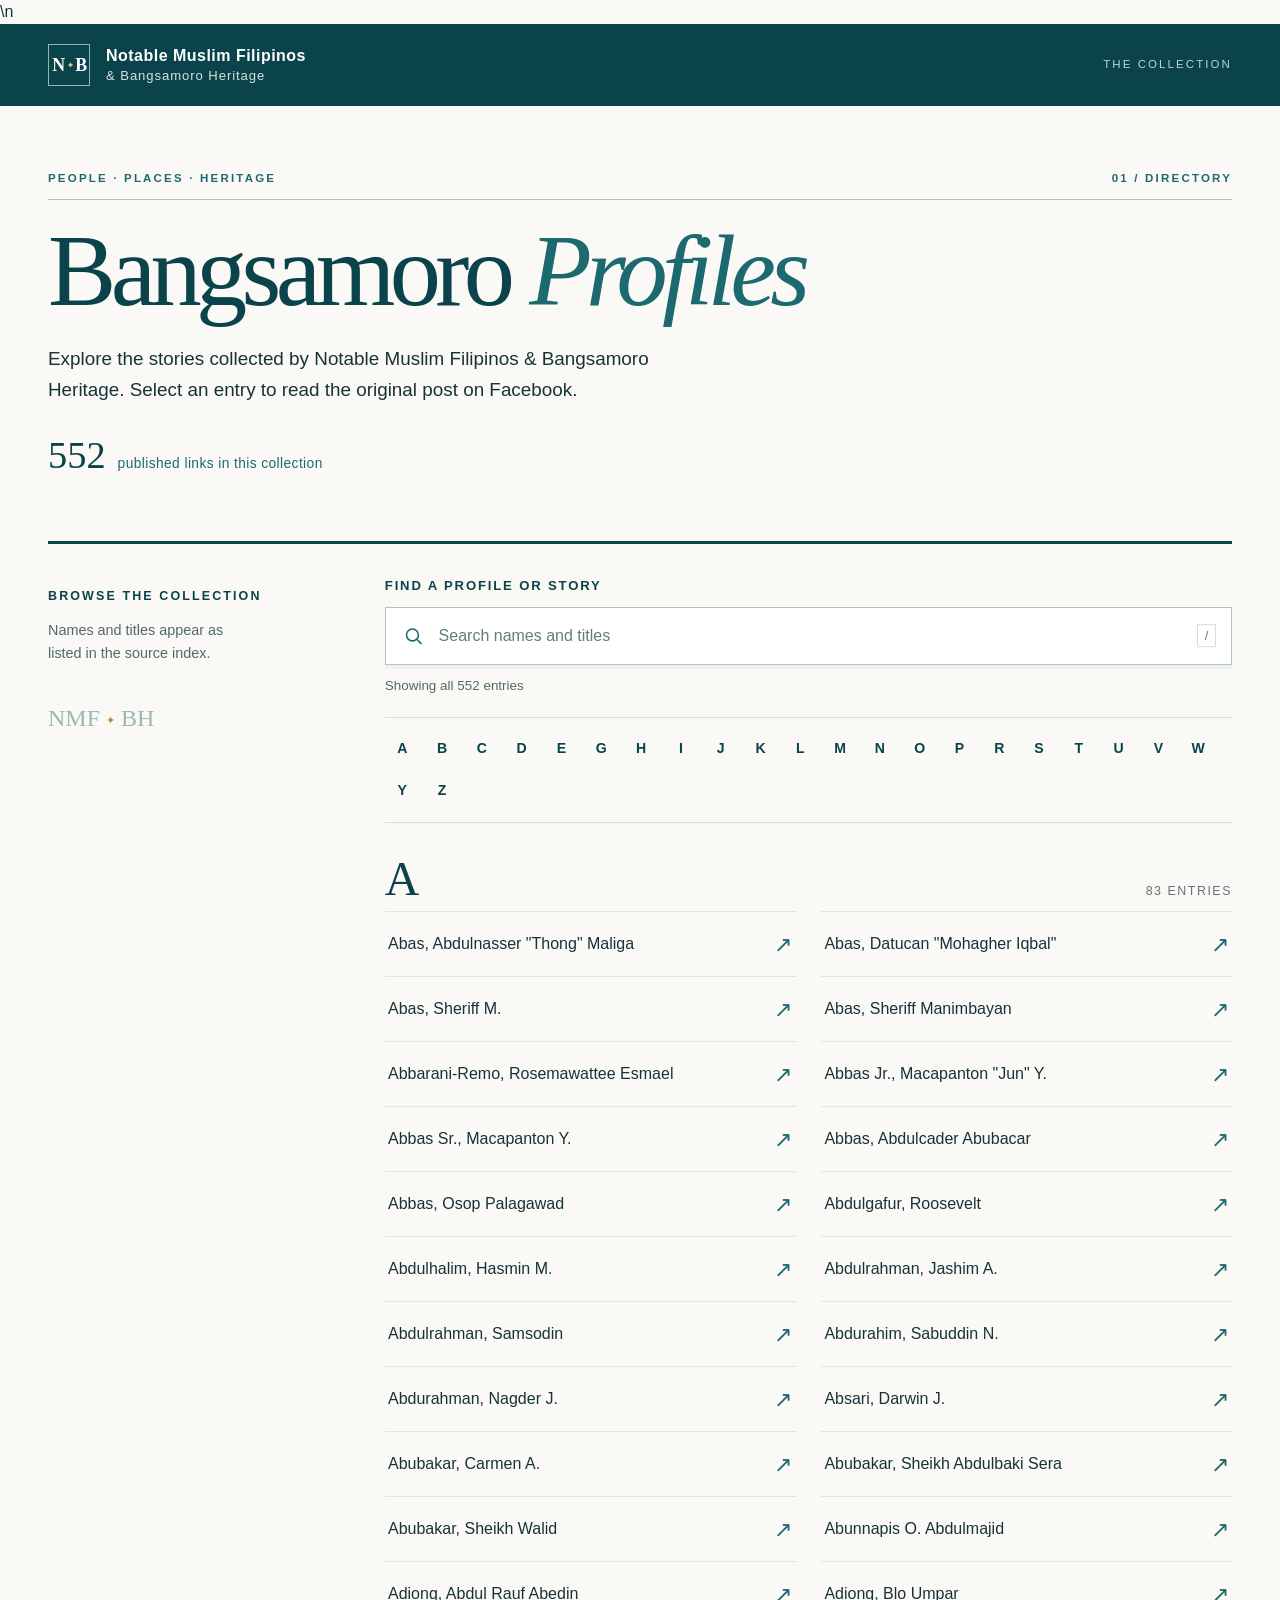
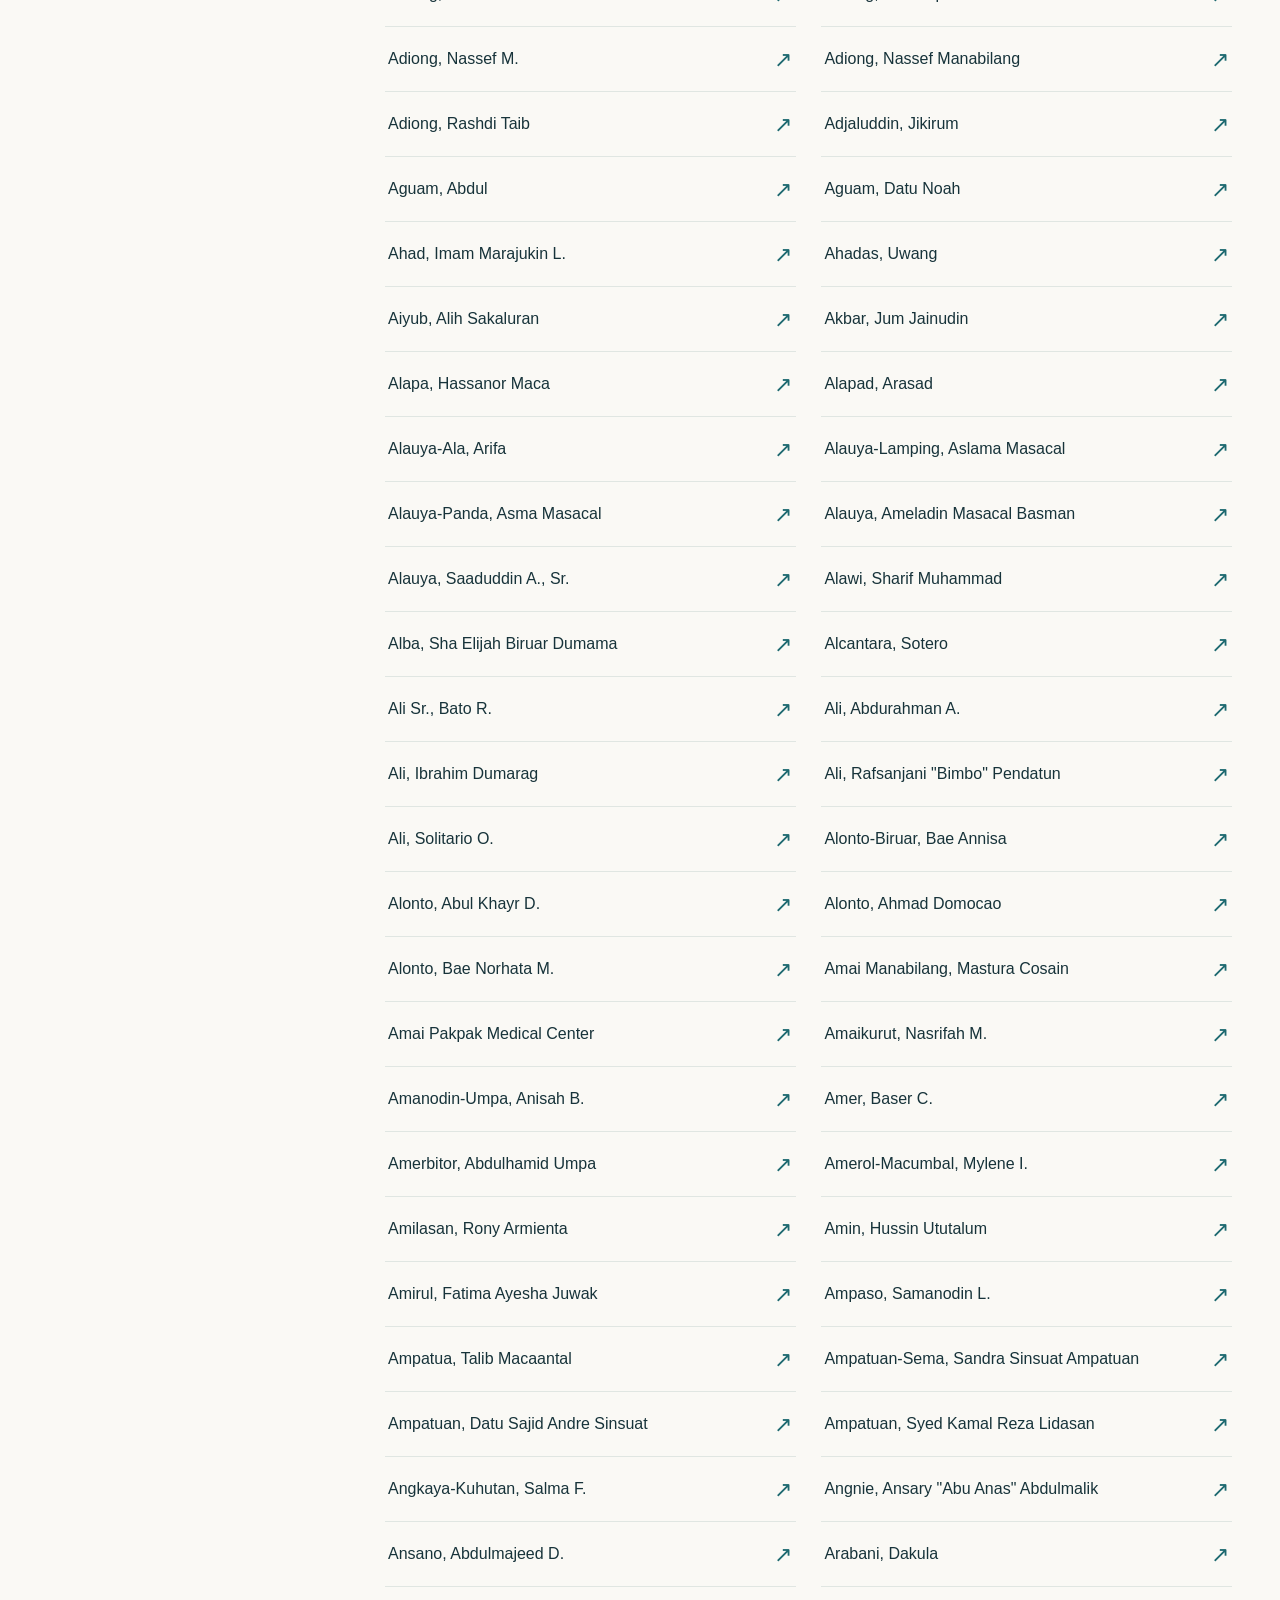
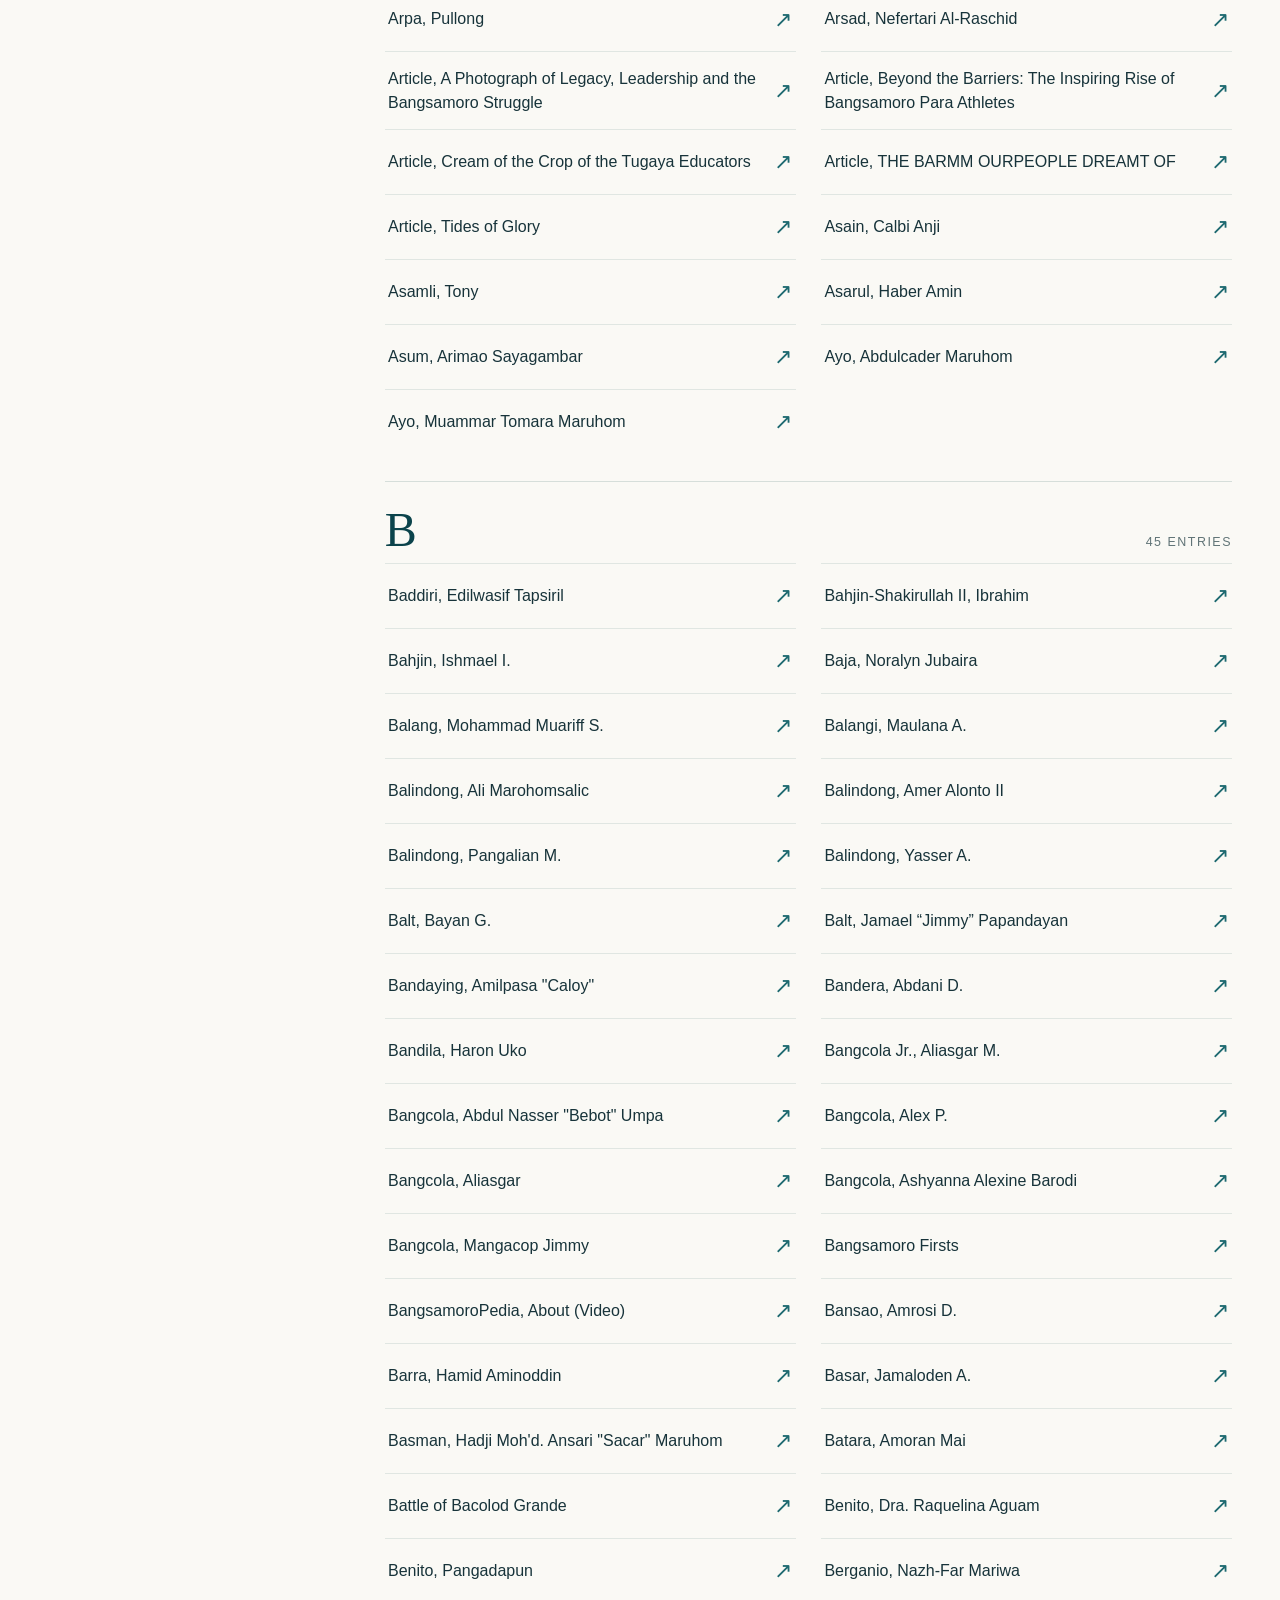
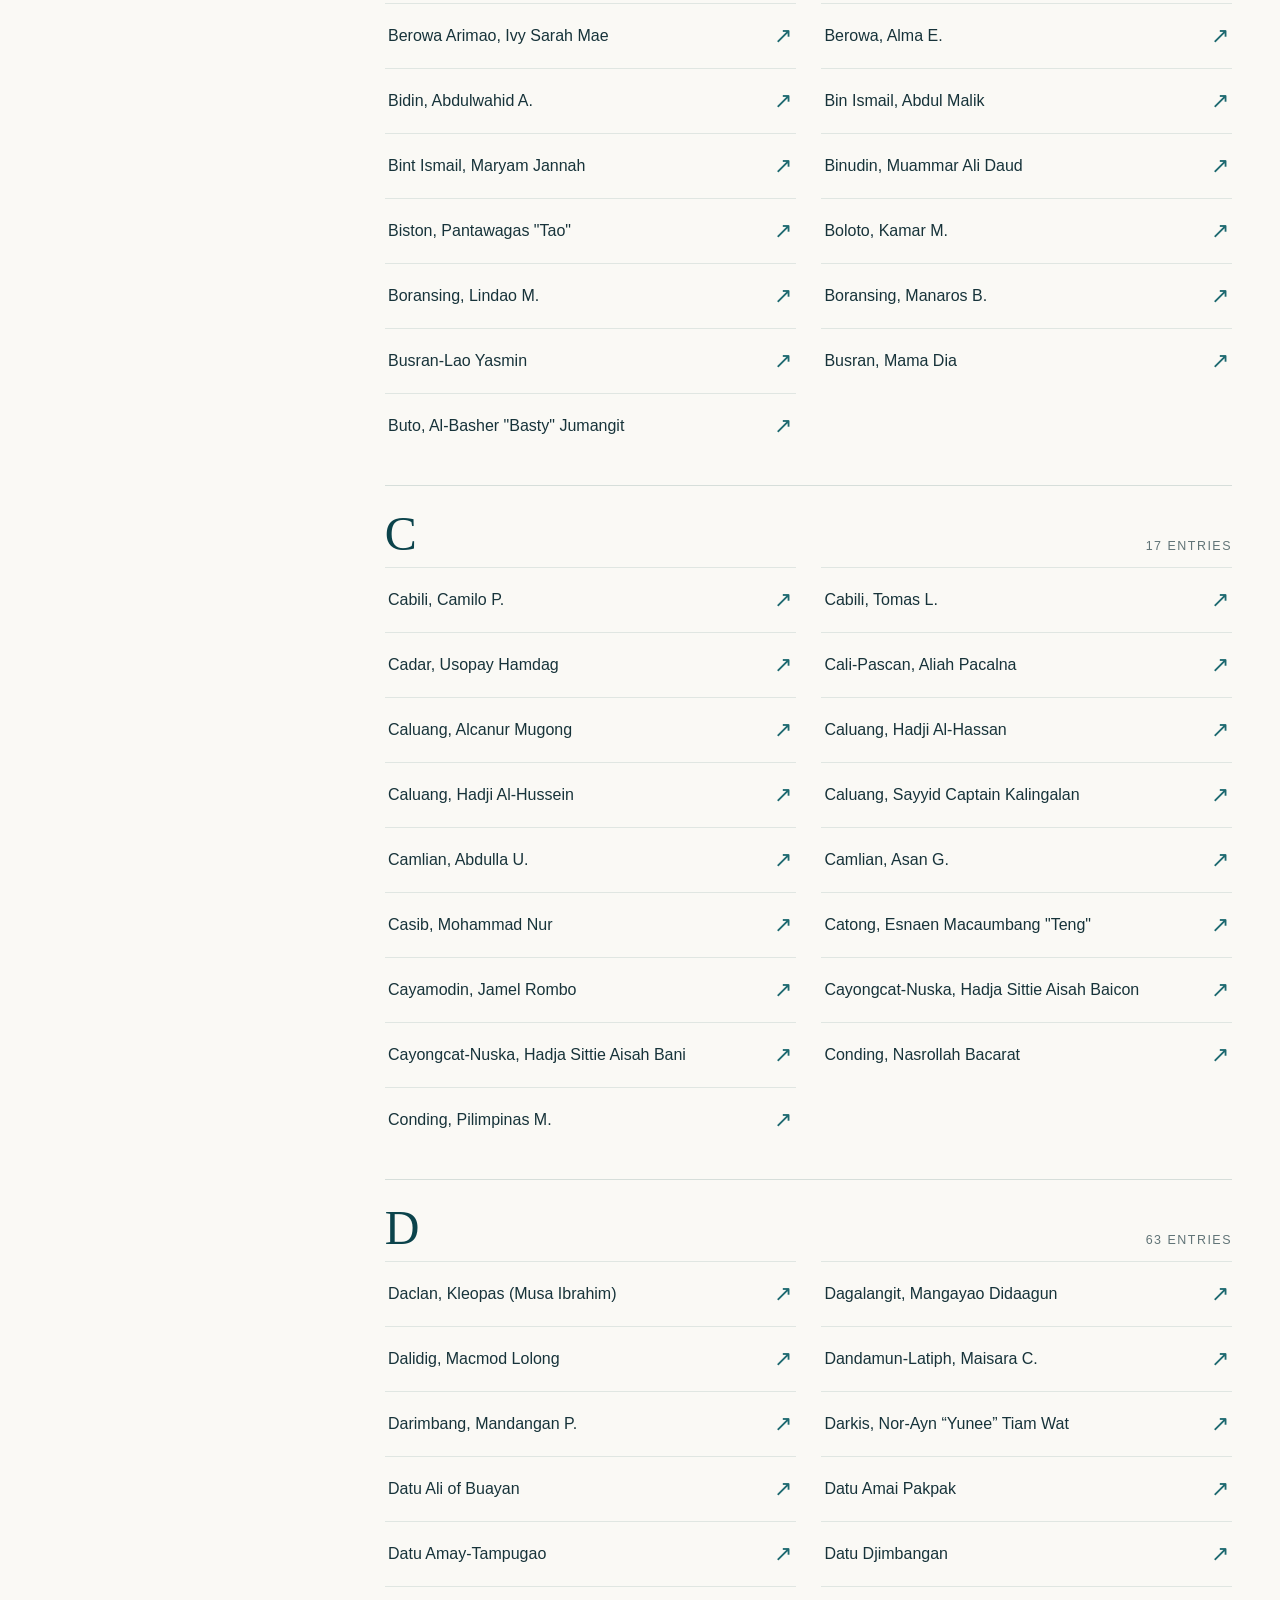
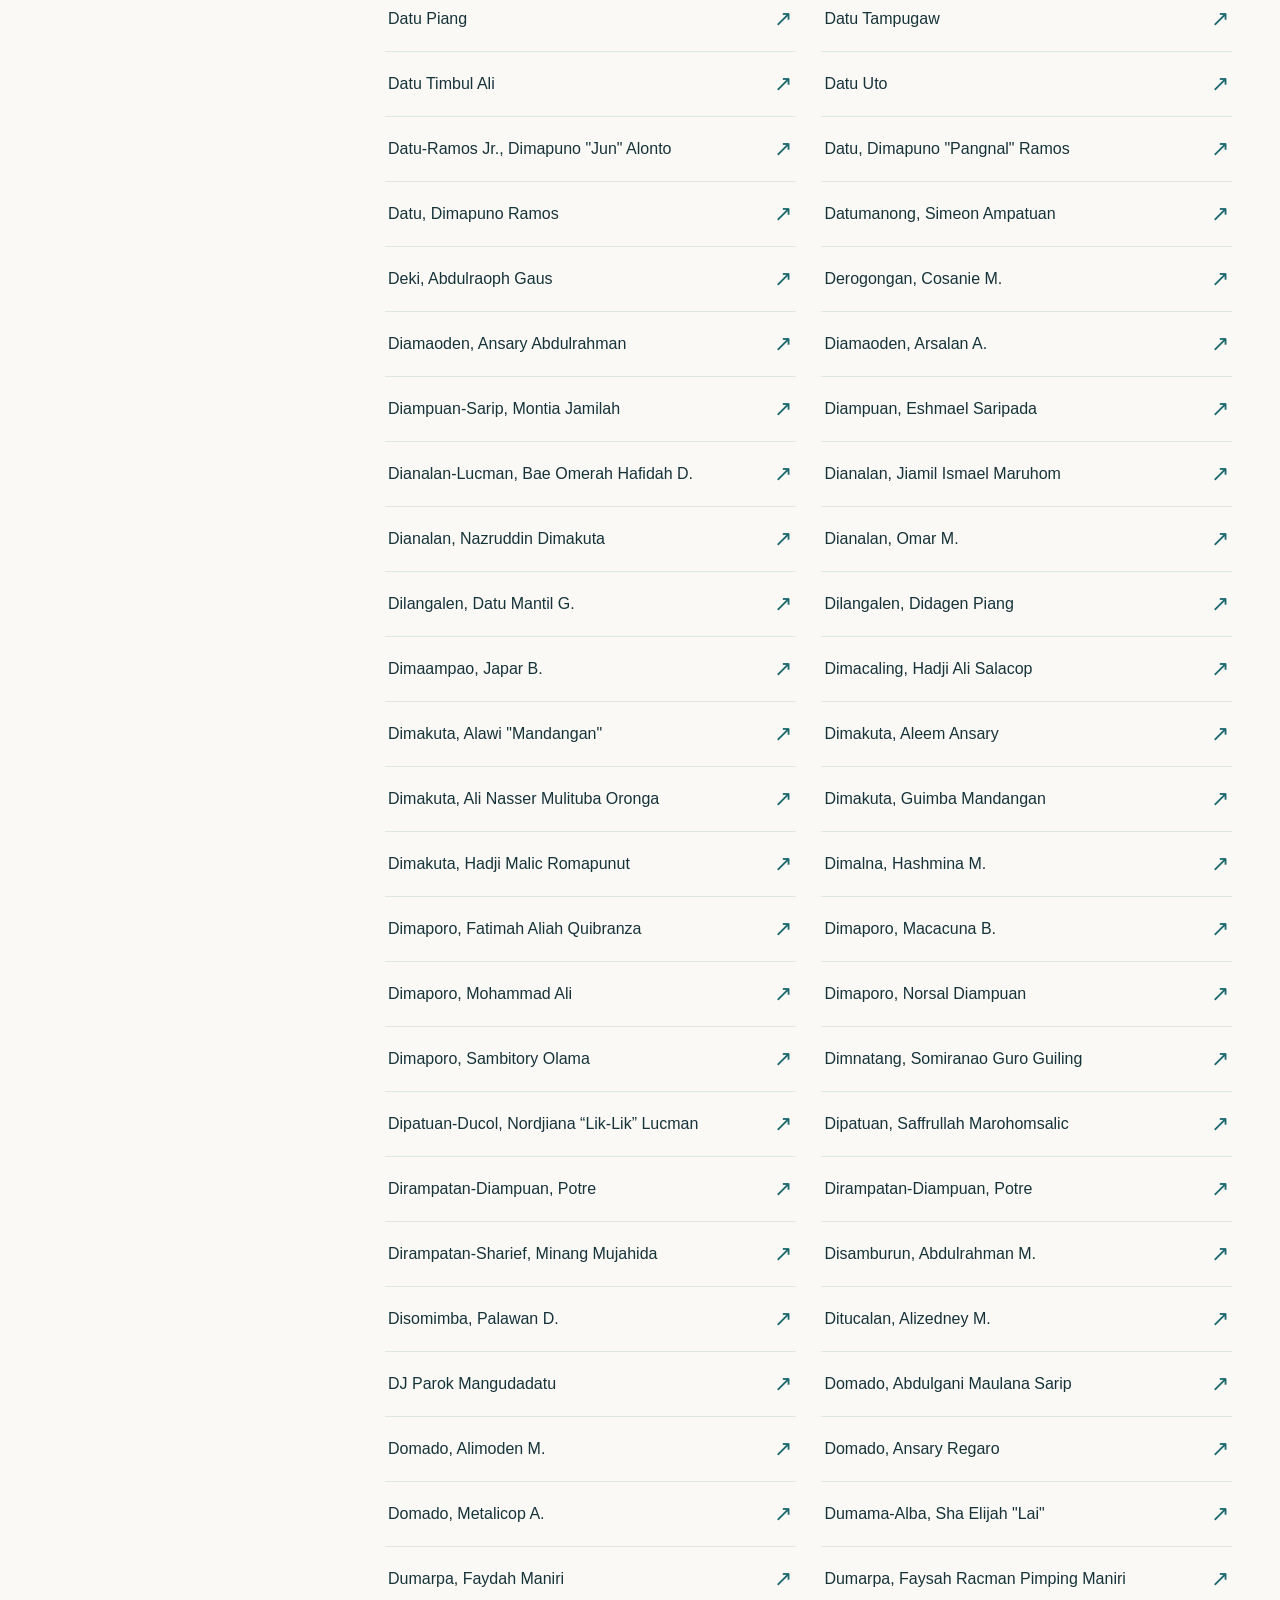
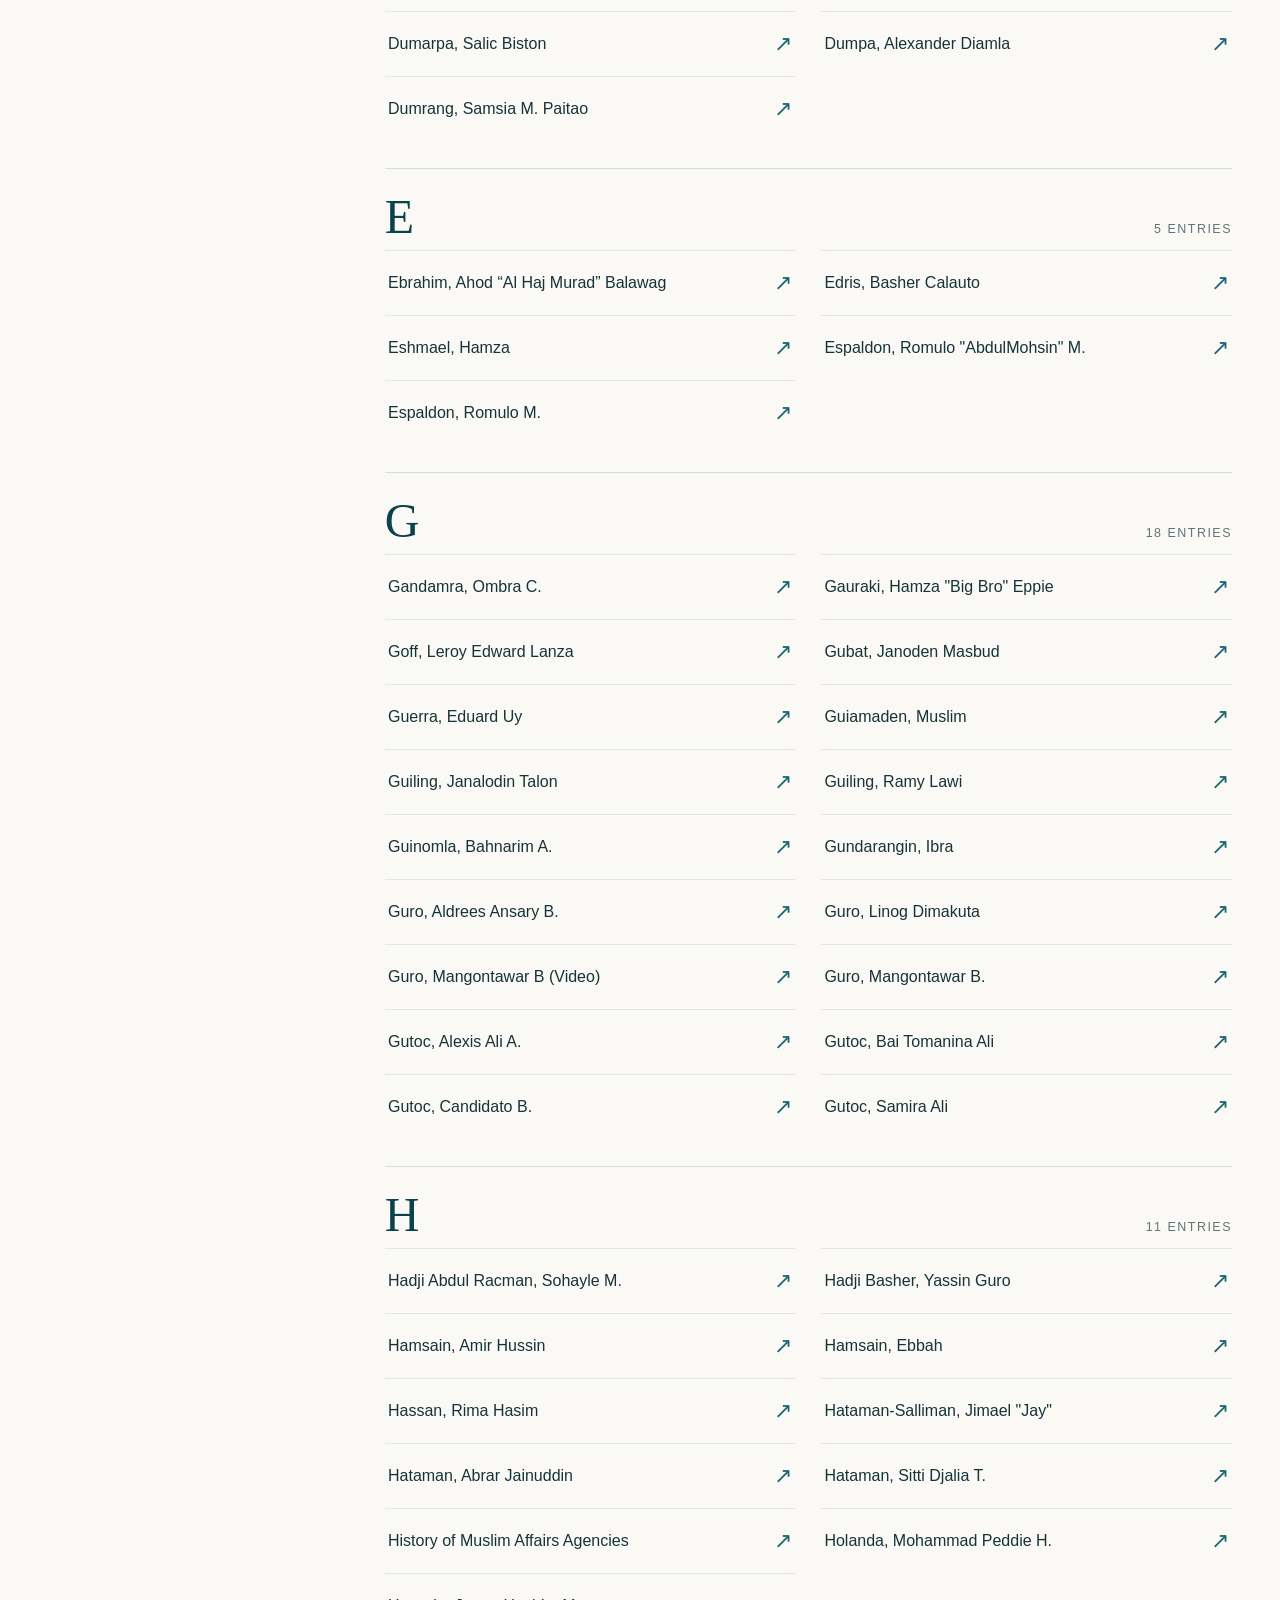
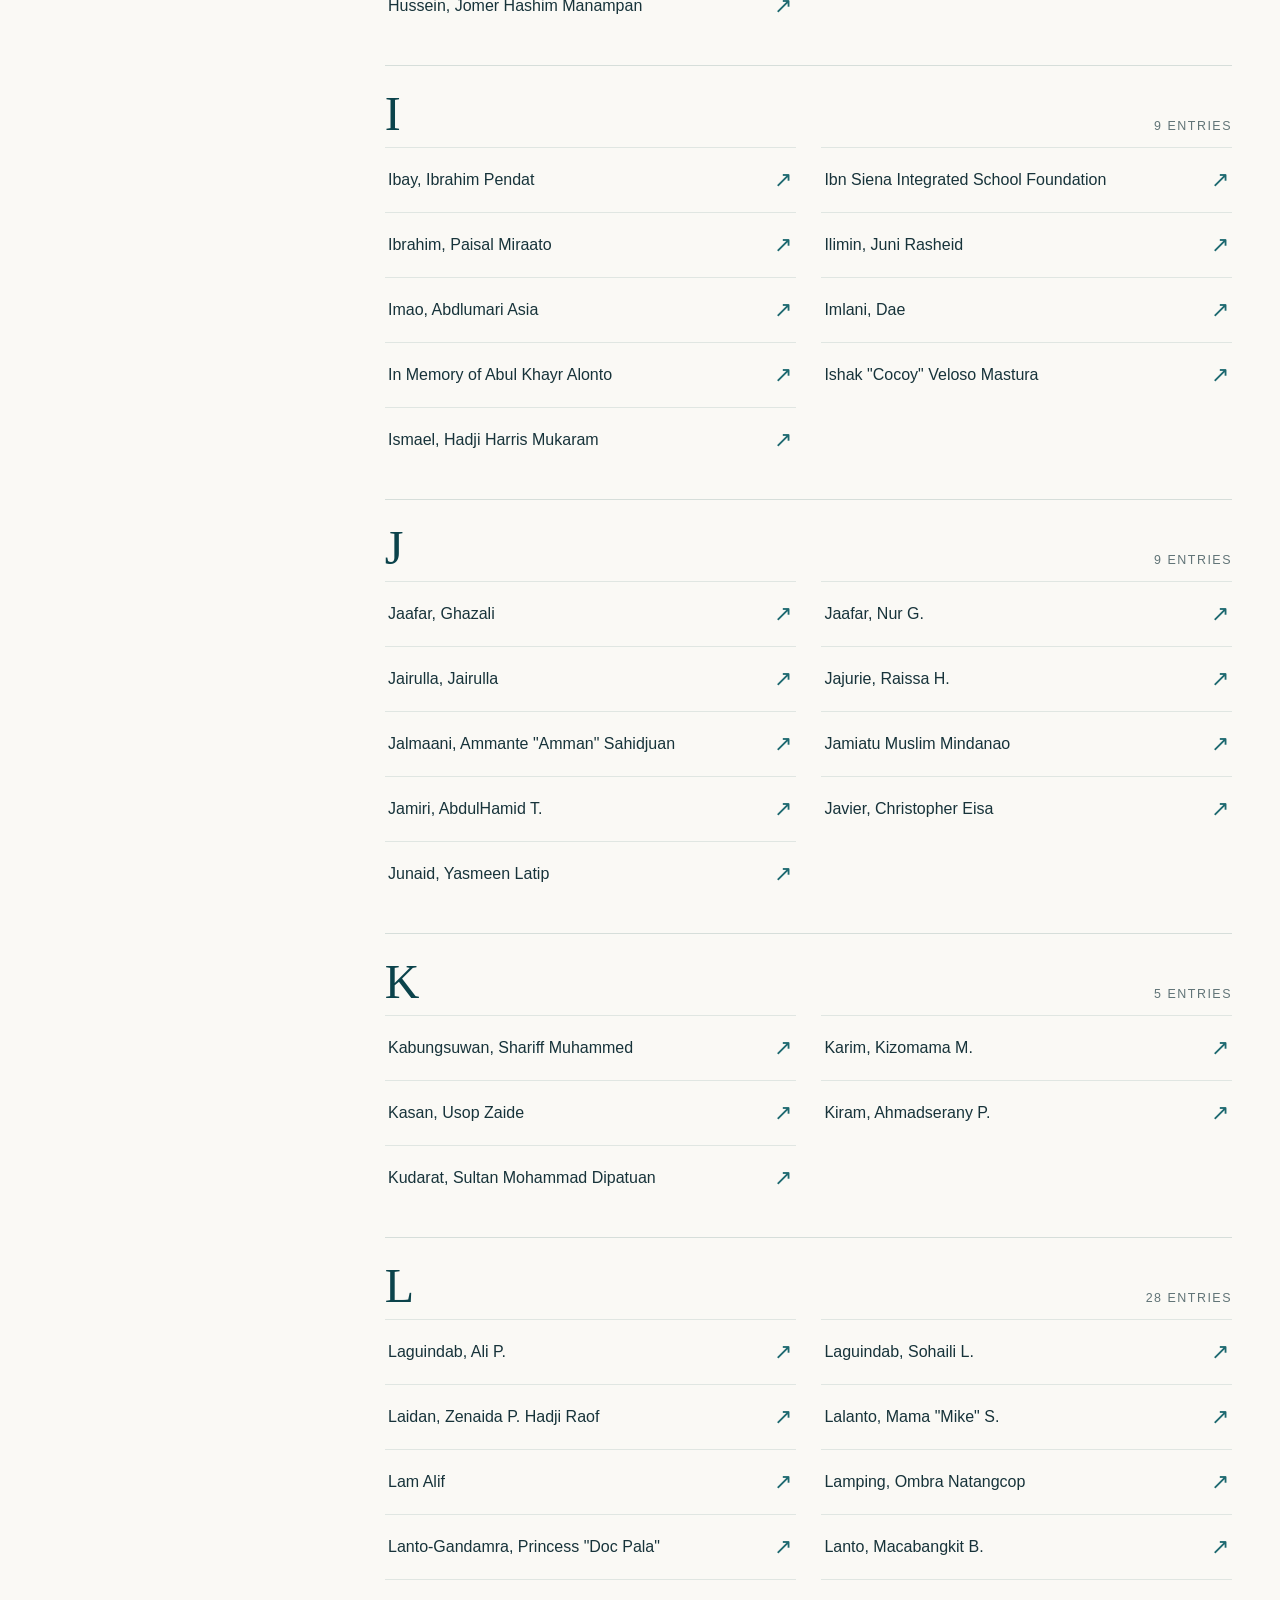
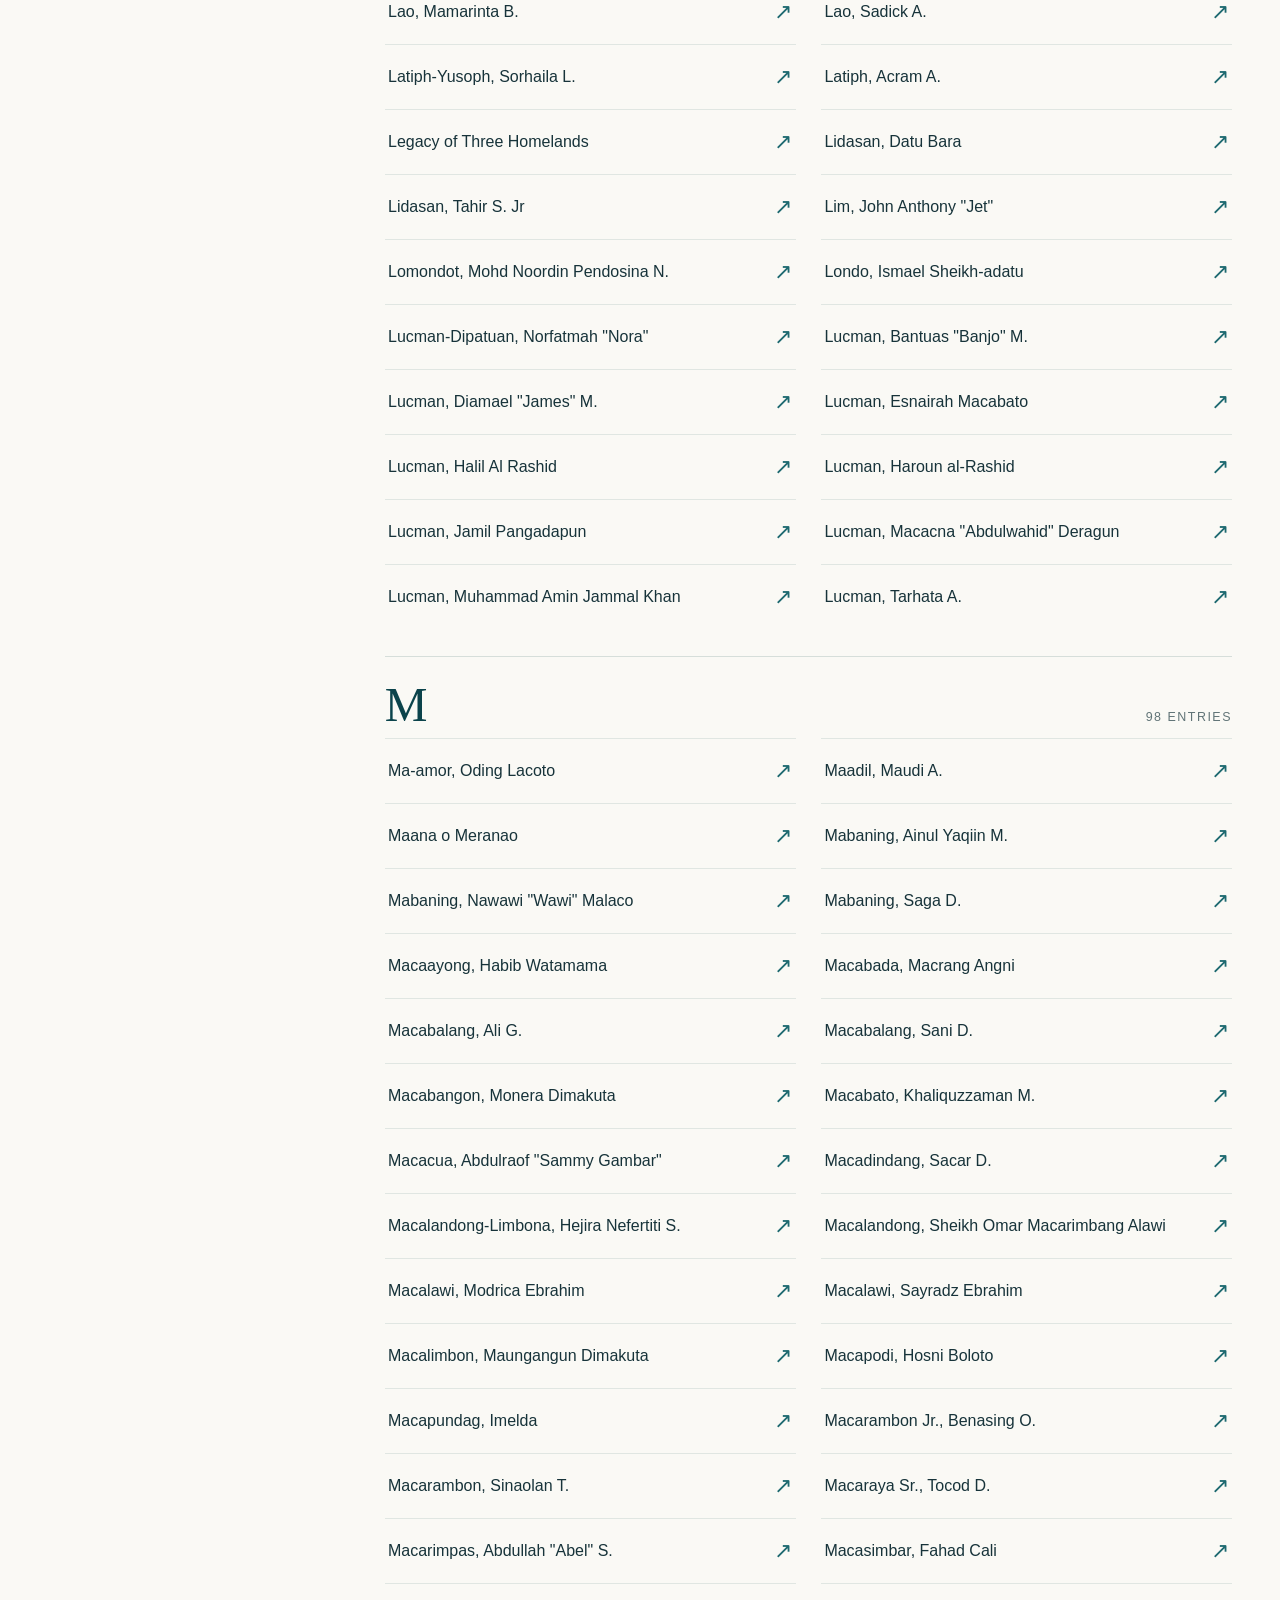
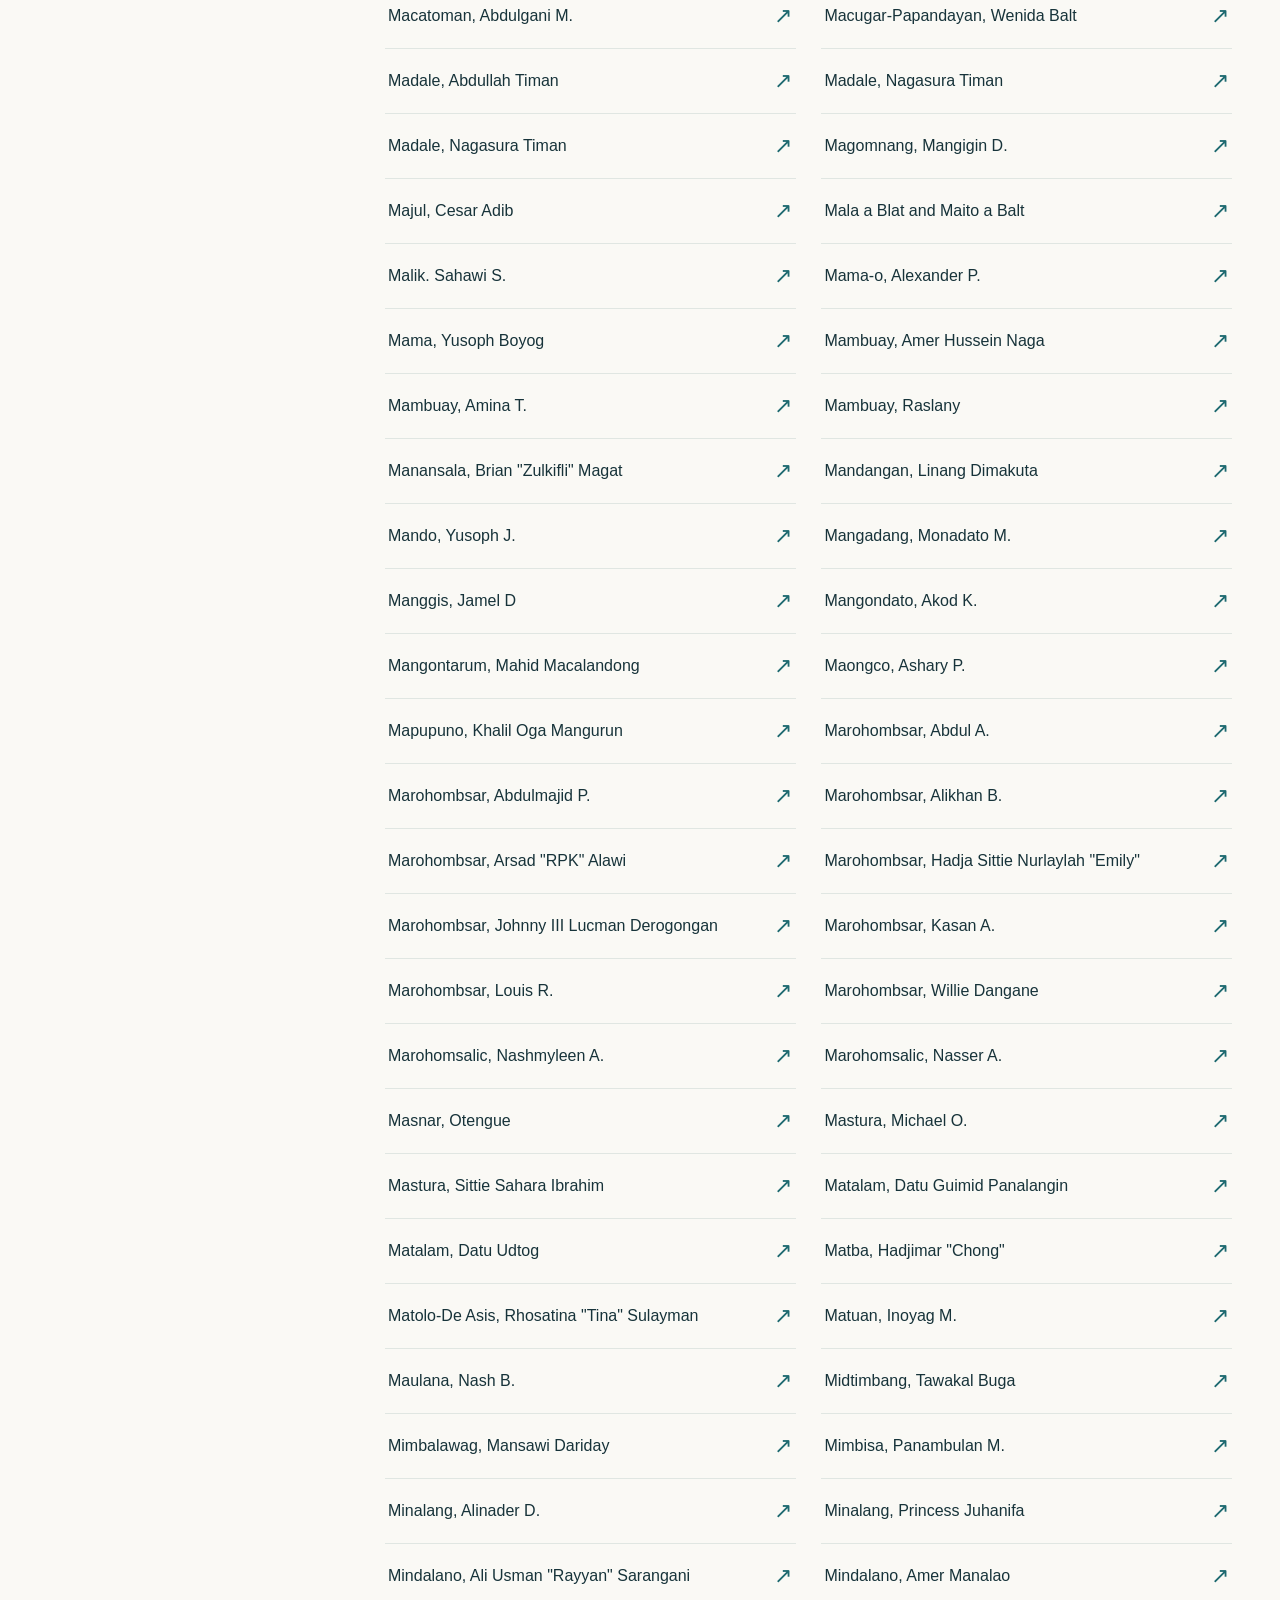
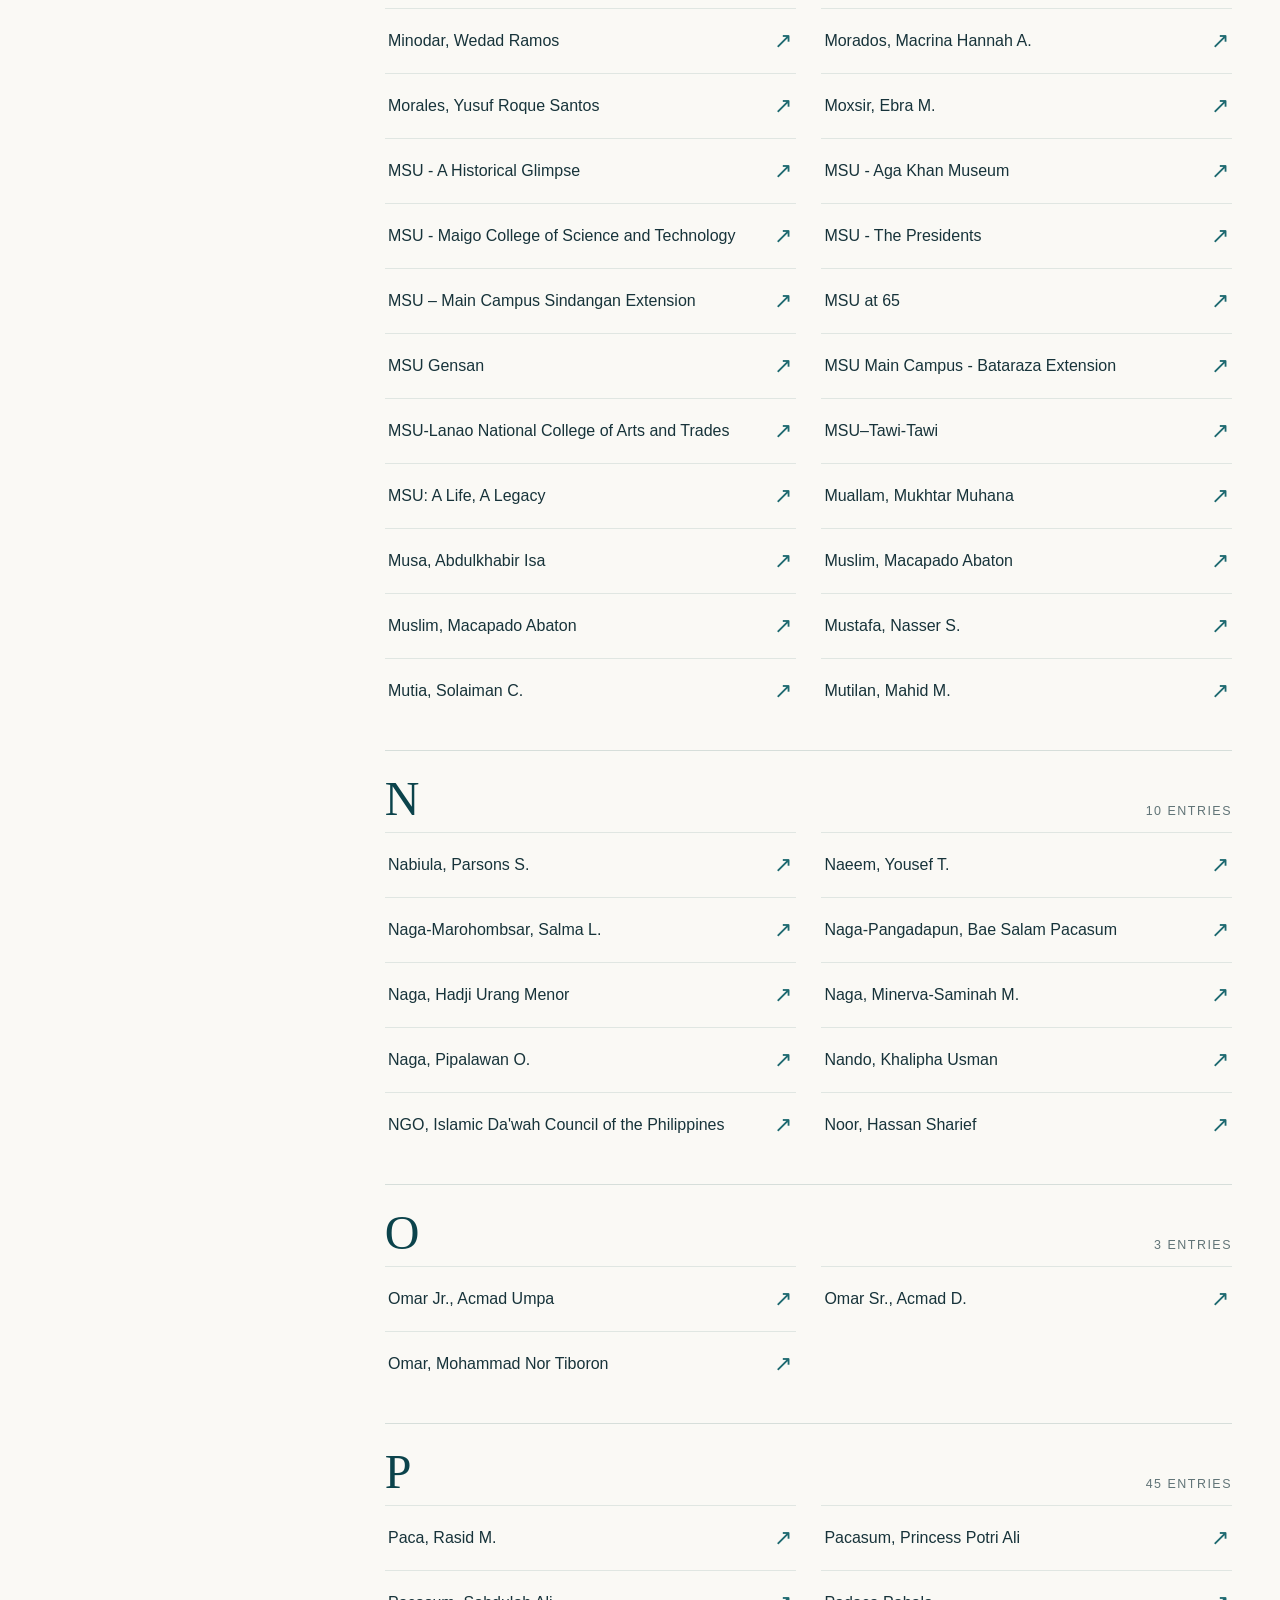
<file: index.html>
<!doctype html>
<html lang="en"><head>
  <meta charset="utf-8">
  <meta name="viewport" content="width=device-width, initial-scale=1">
  <meta name="theme-color" content="#0b434b">
  <meta name="description" content="An alphabetical guide to the profiles, institutions, and heritage stories published by Notable Muslim Filipinos and Bangsamoro Heritage.">
  <title>Bangsamoro Profiles | Notable Muslim Filipinos &amp; Bangsamoro Heritage</title>
  <link rel="icon" href="favicon.svg" type="image/svg+xml">
  <link rel="stylesheet" href="style.css">
  <script src="app.js" defer=""></script>

  </head><body>\n

  <a class="skip-link" href="#directory">Skip to profiles</a>
  <header class="masthead">
    <div class="masthead-inner">
      <div class="brand-mark" aria-hidden="true">N<span>✦</span>B</div>
      <div class="brand-name">Notable Muslim Filipinos <span>&amp; Bangsamoro Heritage</span></div>
      <div class="masthead-label">The collection</div>
    </div>
  </header>

  <main id="directory" class="layout">
    <div class="intro">
      <div class="intro-rule"><span>People · Places · Heritage</span><span>01 / Directory</span></div>
      <h1>Bangsamoro <em>Profiles</em></h1>
      <p class="intro-copy">Explore the stories collected by Notable Muslim Filipinos &amp; Bangsamoro Heritage. Select an entry to read the original post on Facebook.</p>
      <div class="count-line"><strong>552</strong><span>published links in this collection</span></div>
    </div>

    <div class="directory-shell">
      <aside class="sidebar" aria-label="Directory navigation">
        <p class="sidebar-kicker">Browse the collection</p>
        <p class="sidebar-copy">Names and titles appear as listed in the source index.</p>
        <div class="sidebar-footer">NMF <span>✦</span> BH</div>
      </aside>

      <div class="directory-main">
        <div class="tools">
          <label for="search">Find a profile or story</label>
          <div class="search-wrap">
            <svg viewBox="0 0 24 24" aria-hidden="true"><circle cx="10.8" cy="10.8" r="6.8"></circle><path d="m16 16 5 5"></path></svg>
            <input id="search" type="search" placeholder="Search names and titles" autocomplete="off" spellcheck="false">
            <kbd>/</kbd>
          </div>
          <p id="result-count" class="result-count" role="status" aria-live="polite">Showing all 552 entries</p>
          </div>
        <nav class="alphabet" aria-label="Browse by first letter"><a href="#A" data-letter="A" aria-label="Jump to A">A</a><a href="#B" data-letter="B" aria-label="Jump to B">B</a><a href="#C" data-letter="C" aria-label="Jump to C">C</a><a href="#D" data-letter="D" aria-label="Jump to D">D</a><a href="#E" data-letter="E" aria-label="Jump to E">E</a><a href="#G" data-letter="G" aria-label="Jump to G">G</a><a href="#H" data-letter="H" aria-label="Jump to H">H</a><a href="#I" data-letter="I" aria-label="Jump to I">I</a><a href="#J" data-letter="J" aria-label="Jump to J">J</a><a href="#K" data-letter="K" aria-label="Jump to K">K</a><a href="#L" data-letter="L" aria-label="Jump to L">L</a><a href="#M" data-letter="M" aria-label="Jump to M">M</a><a href="#N" data-letter="N" aria-label="Jump to N">N</a><a href="#O" data-letter="O" aria-label="Jump to O">O</a><a href="#P" data-letter="P" aria-label="Jump to P">P</a><a href="#R" data-letter="R" aria-label="Jump to R">R</a><a href="#S" data-letter="S" aria-label="Jump to S">S</a><a href="#T" data-letter="T" aria-label="Jump to T">T</a><a href="#U" data-letter="U" aria-label="Jump to U">U</a><a href="#V" data-letter="V" aria-label="Jump to V">V</a><a href="#W" data-letter="W" aria-label="Jump to W">W</a><a href="#Y" data-letter="Y" aria-label="Jump to Y">Y</a><a href="#Z" data-letter="Z" aria-label="Jump to Z">Z</a></nav>
        <div id="empty" class="empty" hidden="">No entries match that search. Try another name or word.</div>
        <div id="sections"><section class="letter-section" id="A" aria-labelledby="heading-A"><div class="letter-heading"><h2 id="heading-A">A</h2><span>83 entries</span></div><ul class="entries"><li class="entry" data-name="abas, abdulnasser &quot;thong&quot; maliga"><a href="https://www.facebook.com/share/p/1ErPbrTrFw/" target="_blank" rel="noopener noreferrer"><span class="entry-name">Abas, Abdulnasser "Thong" Maliga</span><span class="entry-action" aria-hidden="true">↗</span><span class="sr-only"> (opens Facebook in a new tab)</span></a></li><li class="entry" data-name="abas, datucan &quot;mohagher iqbal&quot;"><a href="https://www.facebook.com/share/p/19hF1ReV3D/" target="_blank" rel="noopener noreferrer"><span class="entry-name">Abas, Datucan "Mohagher Iqbal"</span><span class="entry-action" aria-hidden="true">↗</span><span class="sr-only"> (opens Facebook in a new tab)</span></a></li><li class="entry" data-name="abas, sheriff m."><a href="https://www.facebook.com/share/p/19qGbTBDEW/" target="_blank" rel="noopener noreferrer"><span class="entry-name">Abas, Sheriff M.</span><span class="entry-action" aria-hidden="true">↗</span><span class="sr-only"> (opens Facebook in a new tab)</span></a></li><li class="entry" data-name="abas, sheriff manimbayan"><a href="https://www.facebook.com/share/p/1bYY3deedx/" target="_blank" rel="noopener noreferrer"><span class="entry-name">Abas, Sheriff Manimbayan</span><span class="entry-action" aria-hidden="true">↗</span><span class="sr-only"> (opens Facebook in a new tab)</span></a></li><li class="entry" data-name="abbarani-remo, rosemawattee esmael"><a href="https://www.facebook.com/share/p/1EDPGopT17/" target="_blank" rel="noopener noreferrer"><span class="entry-name">Abbarani-Remo, Rosemawattee Esmael</span><span class="entry-action" aria-hidden="true">↗</span><span class="sr-only"> (opens Facebook in a new tab)</span></a></li><li class="entry" data-name="abbas jr., macapanton &quot;jun&quot; y."><a href="https://www.facebook.com/share/p/1Bir38oDXg/" target="_blank" rel="noopener noreferrer"><span class="entry-name">Abbas Jr., Macapanton "Jun" Y.</span><span class="entry-action" aria-hidden="true">↗</span><span class="sr-only"> (opens Facebook in a new tab)</span></a></li><li class="entry" data-name="abbas sr., macapanton y."><a href="https://www.facebook.com/share/p/1Bthf4ZYRF/" target="_blank" rel="noopener noreferrer"><span class="entry-name">Abbas Sr., Macapanton Y.</span><span class="entry-action" aria-hidden="true">↗</span><span class="sr-only"> (opens Facebook in a new tab)</span></a></li><li class="entry" data-name="abbas, abdulcader abubacar"><a href="https://www.facebook.com/share/p/18U9EjTi4E/" target="_blank" rel="noopener noreferrer"><span class="entry-name">Abbas, Abdulcader Abubacar</span><span class="entry-action" aria-hidden="true">↗</span><span class="sr-only"> (opens Facebook in a new tab)</span></a></li><li class="entry" data-name="abbas, osop palagawad"><a href="https://www.facebook.com/share/p/1EDDnSsNZo/" target="_blank" rel="noopener noreferrer"><span class="entry-name">Abbas, Osop Palagawad</span><span class="entry-action" aria-hidden="true">↗</span><span class="sr-only"> (opens Facebook in a new tab)</span></a></li><li class="entry" data-name="abdulgafur, roosevelt"><a href="https://www.facebook.com/share/p/1QW4q9MDXU/" target="_blank" rel="noopener noreferrer"><span class="entry-name">Abdulgafur, Roosevelt</span><span class="entry-action" aria-hidden="true">↗</span><span class="sr-only"> (opens Facebook in a new tab)</span></a></li><li class="entry" data-name="abdulhalim, hasmin m."><a href="https://www.facebook.com/share/p/1GLvCzttW1/" target="_blank" rel="noopener noreferrer"><span class="entry-name">Abdulhalim, Hasmin M.</span><span class="entry-action" aria-hidden="true">↗</span><span class="sr-only"> (opens Facebook in a new tab)</span></a></li><li class="entry" data-name="abdulrahman, jashim a."><a href="https://www.facebook.com/share/p/1HEpime6SY/" target="_blank" rel="noopener noreferrer"><span class="entry-name">Abdulrahman, Jashim A.</span><span class="entry-action" aria-hidden="true">↗</span><span class="sr-only"> (opens Facebook in a new tab)</span></a></li><li class="entry" data-name="abdulrahman, samsodin"><a href="https://www.facebook.com/share/p/1FBgNJUwj1/" target="_blank" rel="noopener noreferrer"><span class="entry-name">Abdulrahman, Samsodin</span><span class="entry-action" aria-hidden="true">↗</span><span class="sr-only"> (opens Facebook in a new tab)</span></a></li><li class="entry" data-name="abdurahim, sabuddin n."><a href="https://www.facebook.com/share/p/19Smc3CSoW/" target="_blank" rel="noopener noreferrer"><span class="entry-name">Abdurahim, Sabuddin N.</span><span class="entry-action" aria-hidden="true">↗</span><span class="sr-only"> (opens Facebook in a new tab)</span></a></li><li class="entry" data-name="abdurahman, nagder j."><a href="https://www.facebook.com/share/p/1S9rRyZjph/" target="_blank" rel="noopener noreferrer"><span class="entry-name">Abdurahman, Nagder J.</span><span class="entry-action" aria-hidden="true">↗</span><span class="sr-only"> (opens Facebook in a new tab)</span></a></li><li class="entry" data-name="absari, darwin j."><a href="https://www.facebook.com/share/p/1DJnZwKD6o/" target="_blank" rel="noopener noreferrer"><span class="entry-name">Absari, Darwin J.</span><span class="entry-action" aria-hidden="true">↗</span><span class="sr-only"> (opens Facebook in a new tab)</span></a></li><li class="entry" data-name="abubakar, carmen a."><a href="https://www.facebook.com/share/p/1KHLs6qM3x/" target="_blank" rel="noopener noreferrer"><span class="entry-name">Abubakar, Carmen A.</span><span class="entry-action" aria-hidden="true">↗</span><span class="sr-only"> (opens Facebook in a new tab)</span></a></li><li class="entry" data-name="abubakar, sheikh abdulbaki sera"><a href="https://www.facebook.com/share/p/1D3fXG8jdN/" target="_blank" rel="noopener noreferrer"><span class="entry-name">Abubakar, Sheikh Abdulbaki Sera</span><span class="entry-action" aria-hidden="true">↗</span><span class="sr-only"> (opens Facebook in a new tab)</span></a></li><li class="entry" data-name="abubakar, sheikh walid"><a href="https://www.facebook.com/share/p/1E8DnaRJoX/" target="_blank" rel="noopener noreferrer"><span class="entry-name">Abubakar, Sheikh Walid</span><span class="entry-action" aria-hidden="true">↗</span><span class="sr-only"> (opens Facebook in a new tab)</span></a></li><li class="entry" data-name="abunnapis o. abdulmajid"><a href="https://www.facebook.com/share/p/19W3HyH9HD/" target="_blank" rel="noopener noreferrer"><span class="entry-name">Abunnapis O. Abdulmajid</span><span class="entry-action" aria-hidden="true">↗</span><span class="sr-only"> (opens Facebook in a new tab)</span></a></li><li class="entry" data-name="adiong, abdul rauf abedin"><a href="https://www.facebook.com/share/p/19GQYznamA/" target="_blank" rel="noopener noreferrer"><span class="entry-name">Adiong, Abdul Rauf Abedin</span><span class="entry-action" aria-hidden="true">↗</span><span class="sr-only"> (opens Facebook in a new tab)</span></a></li><li class="entry" data-name="adiong, blo umpar"><a href="https://www.facebook.com/share/p/19btYjiHCT/" target="_blank" rel="noopener noreferrer"><span class="entry-name">Adiong, Blo Umpar</span><span class="entry-action" aria-hidden="true">↗</span><span class="sr-only"> (opens Facebook in a new tab)</span></a></li><li class="entry" data-name="adiong, nassef m."><a href="https://www.facebook.com/share/p/1BqtmFhPUa/" target="_blank" rel="noopener noreferrer"><span class="entry-name">Adiong, Nassef M.</span><span class="entry-action" aria-hidden="true">↗</span><span class="sr-only"> (opens Facebook in a new tab)</span></a></li><li class="entry" data-name="adiong, nassef manabilang"><a href="https://www.facebook.com/share/p/1ViiNU7kh6/" target="_blank" rel="noopener noreferrer"><span class="entry-name">Adiong, Nassef Manabilang</span><span class="entry-action" aria-hidden="true">↗</span><span class="sr-only"> (opens Facebook in a new tab)</span></a></li><li class="entry" data-name="adiong, rashdi taib"><a href="https://www.facebook.com/share/p/1CEipxPmuP/" target="_blank" rel="noopener noreferrer"><span class="entry-name">Adiong, Rashdi Taib</span><span class="entry-action" aria-hidden="true">↗</span><span class="sr-only"> (opens Facebook in a new tab)</span></a></li><li class="entry" data-name="adjaluddin, jikirum"><a href="https://www.facebook.com/share/p/19k6iis1Wk/" target="_blank" rel="noopener noreferrer"><span class="entry-name">Adjaluddin, Jikirum</span><span class="entry-action" aria-hidden="true">↗</span><span class="sr-only"> (opens Facebook in a new tab)</span></a></li><li class="entry" data-name="aguam, abdul"><a href="https://www.facebook.com/share/p/1Awj2uyWdL/" target="_blank" rel="noopener noreferrer"><span class="entry-name">Aguam, Abdul</span><span class="entry-action" aria-hidden="true">↗</span><span class="sr-only"> (opens Facebook in a new tab)</span></a></li><li class="entry" data-name="aguam, datu noah"><a href="https://www.facebook.com/share/p/1Jzf1Z5c9v/" target="_blank" rel="noopener noreferrer"><span class="entry-name">Aguam, Datu Noah</span><span class="entry-action" aria-hidden="true">↗</span><span class="sr-only"> (opens Facebook in a new tab)</span></a></li><li class="entry" data-name="ahad, imam marajukin l."><a href="https://www.facebook.com/share/p/1Lsxav3wLc/" target="_blank" rel="noopener noreferrer"><span class="entry-name">Ahad, Imam Marajukin L.</span><span class="entry-action" aria-hidden="true">↗</span><span class="sr-only"> (opens Facebook in a new tab)</span></a></li><li class="entry" data-name="ahadas, uwang"><a href="https://www.facebook.com/share/p/1HELq1fVXo/" target="_blank" rel="noopener noreferrer"><span class="entry-name">Ahadas, Uwang</span><span class="entry-action" aria-hidden="true">↗</span><span class="sr-only"> (opens Facebook in a new tab)</span></a></li><li class="entry" data-name="aiyub, alih sakaluran"><a href="https://www.facebook.com/share/p/1C83a4Lfwt/" target="_blank" rel="noopener noreferrer"><span class="entry-name">Aiyub, Alih Sakaluran</span><span class="entry-action" aria-hidden="true">↗</span><span class="sr-only"> (opens Facebook in a new tab)</span></a></li><li class="entry" data-name="akbar, jum jainudin"><a href="https://www.facebook.com/share/p/1FSAQFSvrW/" target="_blank" rel="noopener noreferrer"><span class="entry-name">Akbar, Jum Jainudin</span><span class="entry-action" aria-hidden="true">↗</span><span class="sr-only"> (opens Facebook in a new tab)</span></a></li><li class="entry" data-name="alapa, hassanor maca"><a href="https://www.facebook.com/share/p/1MZvHP7syn/" target="_blank" rel="noopener noreferrer"><span class="entry-name">Alapa, Hassanor Maca</span><span class="entry-action" aria-hidden="true">↗</span><span class="sr-only"> (opens Facebook in a new tab)</span></a></li><li class="entry" data-name="alapad, arasad"><a href="https://www.facebook.com/share/p/1EdffW4pVf/" target="_blank" rel="noopener noreferrer"><span class="entry-name">Alapad, Arasad</span><span class="entry-action" aria-hidden="true">↗</span><span class="sr-only"> (opens Facebook in a new tab)</span></a></li><li class="entry" data-name="alauya-ala, arifa"><a href="https://www.facebook.com/share/p/196TGWja6D/" target="_blank" rel="noopener noreferrer"><span class="entry-name">Alauya-Ala, Arifa</span><span class="entry-action" aria-hidden="true">↗</span><span class="sr-only"> (opens Facebook in a new tab)</span></a></li><li class="entry" data-name="alauya-lamping, aslama masacal"><a href="https://www.facebook.com/share/p/1ByaG8qQZd/" target="_blank" rel="noopener noreferrer"><span class="entry-name">Alauya-Lamping, Aslama Masacal</span><span class="entry-action" aria-hidden="true">↗</span><span class="sr-only"> (opens Facebook in a new tab)</span></a></li><li class="entry" data-name="alauya-panda, asma masacal"><a href="https://www.facebook.com/share/p/1JMg489yd7/" target="_blank" rel="noopener noreferrer"><span class="entry-name">Alauya-Panda, Asma Masacal</span><span class="entry-action" aria-hidden="true">↗</span><span class="sr-only"> (opens Facebook in a new tab)</span></a></li><li class="entry" data-name="alauya, ameladin masacal basman"><a href="https://www.facebook.com/share/p/14u7NHrAqoB/" target="_blank" rel="noopener noreferrer"><span class="entry-name">Alauya, Ameladin Masacal Basman</span><span class="entry-action" aria-hidden="true">↗</span><span class="sr-only"> (opens Facebook in a new tab)</span></a></li><li class="entry" data-name="alauya, saaduddin a., sr."><a href="https://www.facebook.com/share/p/18H8JsodcH/" target="_blank" rel="noopener noreferrer"><span class="entry-name">Alauya, Saaduddin A., Sr.</span><span class="entry-action" aria-hidden="true">↗</span><span class="sr-only"> (opens Facebook in a new tab)</span></a></li><li class="entry" data-name="alawi, sharif muhammad"><a href="https://www.facebook.com/share/p/1BFmY6oRAQ/" target="_blank" rel="noopener noreferrer"><span class="entry-name">Alawi, Sharif Muhammad</span><span class="entry-action" aria-hidden="true">↗</span><span class="sr-only"> (opens Facebook in a new tab)</span></a></li><li class="entry" data-name="alba, sha elijah biruar dumama"><a href="https://www.facebook.com/share/p/1HZmNRtGwZ/" target="_blank" rel="noopener noreferrer"><span class="entry-name">Alba, Sha Elijah Biruar Dumama</span><span class="entry-action" aria-hidden="true">↗</span><span class="sr-only"> (opens Facebook in a new tab)</span></a></li><li class="entry" data-name="alcantara, sotero"><a href="https://www.facebook.com/share/p/1E4i6TLt6b/" target="_blank" rel="noopener noreferrer"><span class="entry-name">Alcantara, Sotero</span><span class="entry-action" aria-hidden="true">↗</span><span class="sr-only"> (opens Facebook in a new tab)</span></a></li><li class="entry" data-name="ali sr., bato r."><a href="https://www.facebook.com/share/p/1D1JxZez9H/" target="_blank" rel="noopener noreferrer"><span class="entry-name">Ali Sr., Bato R.</span><span class="entry-action" aria-hidden="true">↗</span><span class="sr-only"> (opens Facebook in a new tab)</span></a></li><li class="entry" data-name="ali, abdurahman a."><a href="https://www.facebook.com/share/p/1A5AfeoUNd/" target="_blank" rel="noopener noreferrer"><span class="entry-name">Ali, Abdurahman A.</span><span class="entry-action" aria-hidden="true">↗</span><span class="sr-only"> (opens Facebook in a new tab)</span></a></li><li class="entry" data-name="ali, ibrahim dumarag"><a href="https://www.facebook.com/share/p/18NPDZE349/" target="_blank" rel="noopener noreferrer"><span class="entry-name">Ali, Ibrahim Dumarag</span><span class="entry-action" aria-hidden="true">↗</span><span class="sr-only"> (opens Facebook in a new tab)</span></a></li><li class="entry" data-name="ali, rafsanjani &quot;bimbo&quot; pendatun"><a href="https://www.facebook.com/share/p/19eR1JrM4u/" target="_blank" rel="noopener noreferrer"><span class="entry-name">Ali, Rafsanjani "Bimbo" Pendatun</span><span class="entry-action" aria-hidden="true">↗</span><span class="sr-only"> (opens Facebook in a new tab)</span></a></li><li class="entry" data-name="ali, solitario o."><a href="https://www.facebook.com/share/p/1B49A2CbAi/" target="_blank" rel="noopener noreferrer"><span class="entry-name">Ali, Solitario O.</span><span class="entry-action" aria-hidden="true">↗</span><span class="sr-only"> (opens Facebook in a new tab)</span></a></li><li class="entry" data-name="alonto-biruar, bae annisa"><a href="https://www.facebook.com/share/p/1GVf6v6UUp/" target="_blank" rel="noopener noreferrer"><span class="entry-name">Alonto-Biruar, Bae Annisa</span><span class="entry-action" aria-hidden="true">↗</span><span class="sr-only"> (opens Facebook in a new tab)</span></a></li><li class="entry" data-name="alonto, abul khayr d."><a href="https://www.facebook.com/share/p/14mipTTkn2w/" target="_blank" rel="noopener noreferrer"><span class="entry-name">Alonto, Abul Khayr D.</span><span class="entry-action" aria-hidden="true">↗</span><span class="sr-only"> (opens Facebook in a new tab)</span></a></li><li class="entry" data-name="alonto, ahmad domocao"><a href="https://www.facebook.com/share/p/19qobsLMDM/" target="_blank" rel="noopener noreferrer"><span class="entry-name">Alonto, Ahmad Domocao</span><span class="entry-action" aria-hidden="true">↗</span><span class="sr-only"> (opens Facebook in a new tab)</span></a></li><li class="entry" data-name="alonto, bae norhata m."><a href="https://www.facebook.com/share/p/1EfWyE2jJz/" target="_blank" rel="noopener noreferrer"><span class="entry-name">Alonto, Bae Norhata M.</span><span class="entry-action" aria-hidden="true">↗</span><span class="sr-only"> (opens Facebook in a new tab)</span></a></li><li class="entry" data-name="amai manabilang, mastura cosain"><a href="https://www.facebook.com/share/p/1FCtr8mv3w/" target="_blank" rel="noopener noreferrer"><span class="entry-name">Amai Manabilang, Mastura Cosain</span><span class="entry-action" aria-hidden="true">↗</span><span class="sr-only"> (opens Facebook in a new tab)</span></a></li><li class="entry" data-name="amai pakpak medical center"><a href="https://www.facebook.com/share/p/1DEmJ3ueww/" target="_blank" rel="noopener noreferrer"><span class="entry-name">Amai Pakpak Medical Center</span><span class="entry-action" aria-hidden="true">↗</span><span class="sr-only"> (opens Facebook in a new tab)</span></a></li><li class="entry" data-name="amaikurut, nasrifah m."><a href="https://www.facebook.com/share/p/19942zwhDC/" target="_blank" rel="noopener noreferrer"><span class="entry-name">Amaikurut, Nasrifah M.</span><span class="entry-action" aria-hidden="true">↗</span><span class="sr-only"> (opens Facebook in a new tab)</span></a></li><li class="entry" data-name="amanodin-umpa, anisah b."><a href="https://www.facebook.com/share/p/1EjkonEpV6/" target="_blank" rel="noopener noreferrer"><span class="entry-name">Amanodin-Umpa, Anisah B.</span><span class="entry-action" aria-hidden="true">↗</span><span class="sr-only"> (opens Facebook in a new tab)</span></a></li><li class="entry" data-name="amer, baser c."><a href="https://www.facebook.com/share/p/1E2Kh39poC/" target="_blank" rel="noopener noreferrer"><span class="entry-name">Amer, Baser C.</span><span class="entry-action" aria-hidden="true">↗</span><span class="sr-only"> (opens Facebook in a new tab)</span></a></li><li class="entry" data-name="amerbitor, abdulhamid umpa"><a href="https://www.facebook.com/share/p/1BoaocDJtF/" target="_blank" rel="noopener noreferrer"><span class="entry-name">Amerbitor, Abdulhamid Umpa</span><span class="entry-action" aria-hidden="true">↗</span><span class="sr-only"> (opens Facebook in a new tab)</span></a></li><li class="entry" data-name="amerol-macumbal, mylene i."><a href="https://www.facebook.com/share/p/1EXVR8CBff/" target="_blank" rel="noopener noreferrer"><span class="entry-name">Amerol-Macumbal, Mylene I.</span><span class="entry-action" aria-hidden="true">↗</span><span class="sr-only"> (opens Facebook in a new tab)</span></a></li><li class="entry" data-name="amilasan, rony armienta"><a href="https://www.facebook.com/share/p/19cdS9e65y/" target="_blank" rel="noopener noreferrer"><span class="entry-name">Amilasan, Rony Armienta</span><span class="entry-action" aria-hidden="true">↗</span><span class="sr-only"> (opens Facebook in a new tab)</span></a></li><li class="entry" data-name="amin, hussin ututalum"><a href="https://www.facebook.com/share/p/1KNDDwk965/" target="_blank" rel="noopener noreferrer"><span class="entry-name">Amin, Hussin Ututalum</span><span class="entry-action" aria-hidden="true">↗</span><span class="sr-only"> (opens Facebook in a new tab)</span></a></li><li class="entry" data-name="amirul, fatima ayesha juwak"><a href="https://www.facebook.com/share/p/1Cwfg63Tzi/" target="_blank" rel="noopener noreferrer"><span class="entry-name">Amirul, Fatima Ayesha Juwak</span><span class="entry-action" aria-hidden="true">↗</span><span class="sr-only"> (opens Facebook in a new tab)</span></a></li><li class="entry" data-name="ampaso, samanodin l."><a href="https://www.facebook.com/share/p/1DDdpC9rQu/" target="_blank" rel="noopener noreferrer"><span class="entry-name">Ampaso, Samanodin L.</span><span class="entry-action" aria-hidden="true">↗</span><span class="sr-only"> (opens Facebook in a new tab)</span></a></li><li class="entry" data-name="ampatua, talib macaantal"><a href="https://www.facebook.com/share/p/1ErFJLEAL9/" target="_blank" rel="noopener noreferrer"><span class="entry-name">Ampatua, Talib Macaantal</span><span class="entry-action" aria-hidden="true">↗</span><span class="sr-only"> (opens Facebook in a new tab)</span></a></li><li class="entry" data-name="ampatuan-sema, sandra sinsuat ampatuan"><a href="https://www.facebook.com/share/p/1Bk6UdWtAd/" target="_blank" rel="noopener noreferrer"><span class="entry-name">Ampatuan-Sema, Sandra Sinsuat Ampatuan</span><span class="entry-action" aria-hidden="true">↗</span><span class="sr-only"> (opens Facebook in a new tab)</span></a></li><li class="entry" data-name="ampatuan, datu sajid andre sinsuat"><a href="https://www.facebook.com/share/p/19FRcCYq5G/" target="_blank" rel="noopener noreferrer"><span class="entry-name">Ampatuan, Datu Sajid Andre Sinsuat</span><span class="entry-action" aria-hidden="true">↗</span><span class="sr-only"> (opens Facebook in a new tab)</span></a></li><li class="entry" data-name="ampatuan, syed kamal reza lidasan"><a href="https://www.facebook.com/share/p/19ghLcwrZc/" target="_blank" rel="noopener noreferrer"><span class="entry-name">Ampatuan, Syed Kamal Reza Lidasan</span><span class="entry-action" aria-hidden="true">↗</span><span class="sr-only"> (opens Facebook in a new tab)</span></a></li><li class="entry" data-name="angkaya-kuhutan, salma f."><a href="https://www.facebook.com/share/p/1cDXkT5LNp/" target="_blank" rel="noopener noreferrer"><span class="entry-name">Angkaya-Kuhutan, Salma F.</span><span class="entry-action" aria-hidden="true">↗</span><span class="sr-only"> (opens Facebook in a new tab)</span></a></li><li class="entry" data-name="angnie, ansary &quot;abu anas&quot; abdulmalik"><a href="https://www.facebook.com/share/p/193jfv7fMH/" target="_blank" rel="noopener noreferrer"><span class="entry-name">Angnie, Ansary "Abu Anas" Abdulmalik</span><span class="entry-action" aria-hidden="true">↗</span><span class="sr-only"> (opens Facebook in a new tab)</span></a></li><li class="entry" data-name="ansano, abdulmajeed d."><a href="https://www.facebook.com/share/p/1985G9BEQM/" target="_blank" rel="noopener noreferrer"><span class="entry-name">Ansano, Abdulmajeed D.</span><span class="entry-action" aria-hidden="true">↗</span><span class="sr-only"> (opens Facebook in a new tab)</span></a></li><li class="entry" data-name="arabani, dakula"><a href="https://www.facebook.com/share/p/1E2ETEHFac/" target="_blank" rel="noopener noreferrer"><span class="entry-name">Arabani, Dakula</span><span class="entry-action" aria-hidden="true">↗</span><span class="sr-only"> (opens Facebook in a new tab)</span></a></li><li class="entry" data-name="arpa, pullong"><a href="https://www.facebook.com/share/p/1G92KYMtSn/" target="_blank" rel="noopener noreferrer"><span class="entry-name">Arpa, Pullong</span><span class="entry-action" aria-hidden="true">↗</span><span class="sr-only"> (opens Facebook in a new tab)</span></a></li><li class="entry" data-name="arsad, nefertari al-raschid"><a href="https://www.facebook.com/share/p/18jTSiMzWZ/" target="_blank" rel="noopener noreferrer"><span class="entry-name">Arsad, Nefertari Al-Raschid</span><span class="entry-action" aria-hidden="true">↗</span><span class="sr-only"> (opens Facebook in a new tab)</span></a></li><li class="entry" data-name="article, a photograph of legacy, leadership and the bangsamoro struggle"><a href="https://www.facebook.com/share/p/1Faj1XSKaf/" target="_blank" rel="noopener noreferrer"><span class="entry-name">Article, A Photograph of Legacy, Leadership and the Bangsamoro Struggle</span><span class="entry-action" aria-hidden="true">↗</span><span class="sr-only"> (opens Facebook in a new tab)</span></a></li><li class="entry" data-name="article, beyond the barriers: the inspiring rise of bangsamoro para athletes"><a href="https://www.facebook.com/share/p/19cDQjeptx/" target="_blank" rel="noopener noreferrer"><span class="entry-name">Article, Beyond the Barriers: The Inspiring Rise of Bangsamoro Para Athletes</span><span class="entry-action" aria-hidden="true">↗</span><span class="sr-only"> (opens Facebook in a new tab)</span></a></li><li class="entry" data-name="article, cream of the crop of the tugaya educators"><a href="https://www.facebook.com/share/p/1H1jfAGPvm/" target="_blank" rel="noopener noreferrer"><span class="entry-name">Article, Cream of the Crop of the Tugaya Educators</span><span class="entry-action" aria-hidden="true">↗</span><span class="sr-only"> (opens Facebook in a new tab)</span></a></li><li class="entry" data-name="article, the barmm ourpeople dreamt of"><a href="https://www.facebook.com/share/p/1EJ7aQXCv3/" target="_blank" rel="noopener noreferrer"><span class="entry-name">Article, THE BARMM OURPEOPLE DREAMT OF</span><span class="entry-action" aria-hidden="true">↗</span><span class="sr-only"> (opens Facebook in a new tab)</span></a></li><li class="entry" data-name="article, tides of glory"><a href="https://www.facebook.com/share/p/14snh6UKG2w/" target="_blank" rel="noopener noreferrer"><span class="entry-name">Article, Tides of Glory</span><span class="entry-action" aria-hidden="true">↗</span><span class="sr-only"> (opens Facebook in a new tab)</span></a></li><li class="entry" data-name="asain, calbi anji"><a href="https://www.facebook.com/share/p/1amz9hBPpa/" target="_blank" rel="noopener noreferrer"><span class="entry-name">Asain, Calbi Anji</span><span class="entry-action" aria-hidden="true">↗</span><span class="sr-only"> (opens Facebook in a new tab)</span></a></li><li class="entry" data-name="asamli, tony"><a href="https://www.facebook.com/share/p/1RVfHehy6Y/" target="_blank" rel="noopener noreferrer"><span class="entry-name">Asamli, Tony</span><span class="entry-action" aria-hidden="true">↗</span><span class="sr-only"> (opens Facebook in a new tab)</span></a></li><li class="entry" data-name="asarul, haber amin"><a href="https://www.facebook.com/share/p/1ExiuX7EBt/" target="_blank" rel="noopener noreferrer"><span class="entry-name">Asarul, Haber Amin</span><span class="entry-action" aria-hidden="true">↗</span><span class="sr-only"> (opens Facebook in a new tab)</span></a></li><li class="entry" data-name="asum, arimao sayagambar"><a href="https://www.facebook.com/share/p/1CYCeLv7if/" target="_blank" rel="noopener noreferrer"><span class="entry-name">Asum, Arimao Sayagambar</span><span class="entry-action" aria-hidden="true">↗</span><span class="sr-only"> (opens Facebook in a new tab)</span></a></li><li class="entry" data-name="ayo, abdulcader maruhom"><a href="https://www.facebook.com/share/p/1Eg8pFqvEb/" target="_blank" rel="noopener noreferrer"><span class="entry-name">Ayo, Abdulcader Maruhom</span><span class="entry-action" aria-hidden="true">↗</span><span class="sr-only"> (opens Facebook in a new tab)</span></a></li><li class="entry" data-name="ayo, muammar tomara maruhom"><a href="https://www.facebook.com/share/p/166r67Tf35j/" target="_blank" rel="noopener noreferrer"><span class="entry-name">Ayo, Muammar Tomara Maruhom</span><span class="entry-action" aria-hidden="true">↗</span><span class="sr-only"> (opens Facebook in a new tab)</span></a></li></ul></section><section class="letter-section" id="B" aria-labelledby="heading-B"><div class="letter-heading"><h2 id="heading-B">B</h2><span>45 entries</span></div><ul class="entries"><li class="entry" data-name="baddiri, edilwasif tapsiril"><a href="https://www.facebook.com/share/p/1JfD4B3qez/" target="_blank" rel="noopener noreferrer"><span class="entry-name">Baddiri, Edilwasif Tapsiril</span><span class="entry-action" aria-hidden="true">↗</span><span class="sr-only"> (opens Facebook in a new tab)</span></a></li><li class="entry" data-name="bahjin-shakirullah ii, ibrahim"><a href="https://www.facebook.com/share/p/1BR5ZyY8Uu/" target="_blank" rel="noopener noreferrer"><span class="entry-name">Bahjin-Shakirullah II, Ibrahim</span><span class="entry-action" aria-hidden="true">↗</span><span class="sr-only"> (opens Facebook in a new tab)</span></a></li><li class="entry" data-name="bahjin, ishmael i."><a href="https://www.facebook.com/share/p/1Px5NrtCkf/" target="_blank" rel="noopener noreferrer"><span class="entry-name">Bahjin, Ishmael I.</span><span class="entry-action" aria-hidden="true">↗</span><span class="sr-only"> (opens Facebook in a new tab)</span></a></li><li class="entry" data-name="baja, noralyn jubaira"><a href="https://www.facebook.com/share/p/19QaP74Xf4/" target="_blank" rel="noopener noreferrer"><span class="entry-name">Baja, Noralyn Jubaira</span><span class="entry-action" aria-hidden="true">↗</span><span class="sr-only"> (opens Facebook in a new tab)</span></a></li><li class="entry" data-name="balang, mohammad muariff s."><a href="https://www.facebook.com/share/p/14nppay2sJN/" target="_blank" rel="noopener noreferrer"><span class="entry-name">Balang, Mohammad Muariff S.</span><span class="entry-action" aria-hidden="true">↗</span><span class="sr-only"> (opens Facebook in a new tab)</span></a></li><li class="entry" data-name="balangi, maulana a."><a href="https://www.facebook.com/share/p/1DNx6fA5KT/" target="_blank" rel="noopener noreferrer"><span class="entry-name">Balangi, Maulana A.</span><span class="entry-action" aria-hidden="true">↗</span><span class="sr-only"> (opens Facebook in a new tab)</span></a></li><li class="entry" data-name="balindong, ali marohomsalic"><a href="https://www.facebook.com/share/p/1BgXL4rJNr/" target="_blank" rel="noopener noreferrer"><span class="entry-name">Balindong, Ali Marohomsalic</span><span class="entry-action" aria-hidden="true">↗</span><span class="sr-only"> (opens Facebook in a new tab)</span></a></li><li class="entry" data-name="balindong, amer alonto ii"><a href="https://www.facebook.com/share/p/1BrykUVkjf/" target="_blank" rel="noopener noreferrer"><span class="entry-name">Balindong, Amer Alonto II</span><span class="entry-action" aria-hidden="true">↗</span><span class="sr-only"> (opens Facebook in a new tab)</span></a></li><li class="entry" data-name="balindong, pangalian m."><a href="https://www.facebook.com/share/p/19MtZMBthY/" target="_blank" rel="noopener noreferrer"><span class="entry-name">Balindong, Pangalian M.</span><span class="entry-action" aria-hidden="true">↗</span><span class="sr-only"> (opens Facebook in a new tab)</span></a></li><li class="entry" data-name="balindong, yasser a."><a href="https://www.facebook.com/share/p/1Es4yGgetL/" target="_blank" rel="noopener noreferrer"><span class="entry-name">Balindong, Yasser A.</span><span class="entry-action" aria-hidden="true">↗</span><span class="sr-only"> (opens Facebook in a new tab)</span></a></li><li class="entry" data-name="balt, bayan g."><a href="https://www.facebook.com/share/p/19CBm5HDUK/" target="_blank" rel="noopener noreferrer"><span class="entry-name">Balt, Bayan G.</span><span class="entry-action" aria-hidden="true">↗</span><span class="sr-only"> (opens Facebook in a new tab)</span></a></li><li class="entry" data-name="balt, jamael “jimmy” papandayan"><a href="https://www.facebook.com/share/p/1EyUDzLmod/" target="_blank" rel="noopener noreferrer"><span class="entry-name">Balt, Jamael “Jimmy” Papandayan</span><span class="entry-action" aria-hidden="true">↗</span><span class="sr-only"> (opens Facebook in a new tab)</span></a></li><li class="entry" data-name="bandaying, amilpasa &quot;caloy&quot;"><a href="https://www.facebook.com/share/p/19Cb2jQoP4/" target="_blank" rel="noopener noreferrer"><span class="entry-name">Bandaying, Amilpasa "Caloy"</span><span class="entry-action" aria-hidden="true">↗</span><span class="sr-only"> (opens Facebook in a new tab)</span></a></li><li class="entry" data-name="bandera, abdani d."><a href="https://www.facebook.com/share/p/1Jue1NXrao/" target="_blank" rel="noopener noreferrer"><span class="entry-name">Bandera, Abdani D.</span><span class="entry-action" aria-hidden="true">↗</span><span class="sr-only"> (opens Facebook in a new tab)</span></a></li><li class="entry" data-name="bandila, haron uko"><a href="https://www.facebook.com/share/p/14hUo3KaZi4/" target="_blank" rel="noopener noreferrer"><span class="entry-name">Bandila, Haron Uko</span><span class="entry-action" aria-hidden="true">↗</span><span class="sr-only"> (opens Facebook in a new tab)</span></a></li><li class="entry" data-name="bangcola jr., aliasgar m."><a href="https://www.facebook.com/share/p/1DCfeBdJbp/" target="_blank" rel="noopener noreferrer"><span class="entry-name">Bangcola Jr., Aliasgar M.</span><span class="entry-action" aria-hidden="true">↗</span><span class="sr-only"> (opens Facebook in a new tab)</span></a></li><li class="entry" data-name="bangcola, abdul nasser &quot;bebot&quot; umpa"><a href="https://www.facebook.com/share/p/1B6fXWnZuF/" target="_blank" rel="noopener noreferrer"><span class="entry-name">Bangcola, Abdul Nasser "Bebot" Umpa</span><span class="entry-action" aria-hidden="true">↗</span><span class="sr-only"> (opens Facebook in a new tab)</span></a></li><li class="entry" data-name="bangcola, alex p."><a href="https://www.facebook.com/share/p/1MGLqjTVAF/" target="_blank" rel="noopener noreferrer"><span class="entry-name">Bangcola, Alex P.</span><span class="entry-action" aria-hidden="true">↗</span><span class="sr-only"> (opens Facebook in a new tab)</span></a></li><li class="entry" data-name="bangcola, aliasgar"><a href="https://www.facebook.com/share/p/19SVHd5Qyu/" target="_blank" rel="noopener noreferrer"><span class="entry-name">Bangcola, Aliasgar</span><span class="entry-action" aria-hidden="true">↗</span><span class="sr-only"> (opens Facebook in a new tab)</span></a></li><li class="entry" data-name="bangcola, ashyanna alexine barodi"><a href="https://www.facebook.com/share/p/1CgdH7S34e/" target="_blank" rel="noopener noreferrer"><span class="entry-name">Bangcola, Ashyanna Alexine Barodi</span><span class="entry-action" aria-hidden="true">↗</span><span class="sr-only"> (opens Facebook in a new tab)</span></a></li><li class="entry" data-name="bangcola, mangacop jimmy"><a href="https://www.facebook.com/share/p/19ZP5tBgFG/" target="_blank" rel="noopener noreferrer"><span class="entry-name">Bangcola, Mangacop Jimmy</span><span class="entry-action" aria-hidden="true">↗</span><span class="sr-only"> (opens Facebook in a new tab)</span></a></li><li class="entry" data-name="bangsamoro firsts"><a href="https://www.facebook.com/share/p/18ue452uuk/" target="_blank" rel="noopener noreferrer"><span class="entry-name">Bangsamoro Firsts</span><span class="entry-action" aria-hidden="true">↗</span><span class="sr-only"> (opens Facebook in a new tab)</span></a></li><li class="entry" data-name="bangsamoropedia, about (video)"><a href="https://www.facebook.com/share/r/19eLZuweba/" target="_blank" rel="noopener noreferrer"><span class="entry-name">BangsamoroPedia, About (Video)</span><span class="entry-action" aria-hidden="true">↗</span><span class="sr-only"> (opens Facebook in a new tab)</span></a></li><li class="entry" data-name="bansao, amrosi d."><a href="https://www.facebook.com/share/p/1BvG4Aa96o/" target="_blank" rel="noopener noreferrer"><span class="entry-name">Bansao, Amrosi D.</span><span class="entry-action" aria-hidden="true">↗</span><span class="sr-only"> (opens Facebook in a new tab)</span></a></li><li class="entry" data-name="barra, hamid aminoddin"><a href="https://www.facebook.com/share/p/19AxLkhpAD/" target="_blank" rel="noopener noreferrer"><span class="entry-name">Barra, Hamid Aminoddin</span><span class="entry-action" aria-hidden="true">↗</span><span class="sr-only"> (opens Facebook in a new tab)</span></a></li><li class="entry" data-name="basar, jamaloden a."><a href="https://www.facebook.com/share/p/1EwY1DJB6K/" target="_blank" rel="noopener noreferrer"><span class="entry-name">Basar, Jamaloden A.</span><span class="entry-action" aria-hidden="true">↗</span><span class="sr-only"> (opens Facebook in a new tab)</span></a></li><li class="entry" data-name="basman, hadji moh'd. ansari &quot;sacar&quot; maruhom"><a href="https://www.facebook.com/share/p/1C6CPKf9AG/" target="_blank" rel="noopener noreferrer"><span class="entry-name">Basman, Hadji Moh'd. Ansari "Sacar" Maruhom</span><span class="entry-action" aria-hidden="true">↗</span><span class="sr-only"> (opens Facebook in a new tab)</span></a></li><li class="entry" data-name="batara, amoran mai"><a href="https://www.facebook.com/share/p/1EgquML7Me/" target="_blank" rel="noopener noreferrer"><span class="entry-name">Batara, Amoran Mai</span><span class="entry-action" aria-hidden="true">↗</span><span class="sr-only"> (opens Facebook in a new tab)</span></a></li><li class="entry" data-name="battle of bacolod grande"><a href="https://www.facebook.com/share/p/1GmBzFmJ31/" target="_blank" rel="noopener noreferrer"><span class="entry-name">Battle of Bacolod Grande</span><span class="entry-action" aria-hidden="true">↗</span><span class="sr-only"> (opens Facebook in a new tab)</span></a></li><li class="entry" data-name="benito, dra. raquelina aguam"><a href="https://www.facebook.com/share/p/1J3TwAePNZ/" target="_blank" rel="noopener noreferrer"><span class="entry-name">Benito, Dra. Raquelina Aguam</span><span class="entry-action" aria-hidden="true">↗</span><span class="sr-only"> (opens Facebook in a new tab)</span></a></li><li class="entry" data-name="benito, pangadapun"><a href="https://www.facebook.com/share/p/1SAcj9WHhC/" target="_blank" rel="noopener noreferrer"><span class="entry-name">Benito, Pangadapun</span><span class="entry-action" aria-hidden="true">↗</span><span class="sr-only"> (opens Facebook in a new tab)</span></a></li><li class="entry" data-name="berganio, nazh-far mariwa"><a href="https://www.facebook.com/share/p/1BAf41yxda/" target="_blank" rel="noopener noreferrer"><span class="entry-name">Berganio, Nazh-Far Mariwa</span><span class="entry-action" aria-hidden="true">↗</span><span class="sr-only"> (opens Facebook in a new tab)</span></a></li><li class="entry" data-name="berowa arimao, ivy sarah mae"><a href="https://www.facebook.com/share/p/19QadcuLGa/" target="_blank" rel="noopener noreferrer"><span class="entry-name">Berowa Arimao, Ivy Sarah Mae</span><span class="entry-action" aria-hidden="true">↗</span><span class="sr-only"> (opens Facebook in a new tab)</span></a></li><li class="entry" data-name="berowa, alma e."><a href="https://www.facebook.com/share/p/17dvQHZw9Y/" target="_blank" rel="noopener noreferrer"><span class="entry-name">Berowa, Alma E.</span><span class="entry-action" aria-hidden="true">↗</span><span class="sr-only"> (opens Facebook in a new tab)</span></a></li><li class="entry" data-name="bidin, abdulwahid a."><a href="https://www.facebook.com/share/p/1JPiN9bwJK/" target="_blank" rel="noopener noreferrer"><span class="entry-name">Bidin, Abdulwahid A.</span><span class="entry-action" aria-hidden="true">↗</span><span class="sr-only"> (opens Facebook in a new tab)</span></a></li><li class="entry" data-name="bin ismail, abdul malik"><a href="https://www.facebook.com/share/p/1Hozp7iZcV/" target="_blank" rel="noopener noreferrer"><span class="entry-name">Bin Ismail, Abdul Malik</span><span class="entry-action" aria-hidden="true">↗</span><span class="sr-only"> (opens Facebook in a new tab)</span></a></li><li class="entry" data-name="bint ismail, maryam jannah"><a href="https://www.facebook.com/share/p/14rVEpGrDYy/" target="_blank" rel="noopener noreferrer"><span class="entry-name">Bint Ismail, Maryam Jannah</span><span class="entry-action" aria-hidden="true">↗</span><span class="sr-only"> (opens Facebook in a new tab)</span></a></li><li class="entry" data-name="binudin, muammar ali daud"><a href="https://www.facebook.com/share/p/1Hx6bM9jKf/" target="_blank" rel="noopener noreferrer"><span class="entry-name">Binudin, Muammar Ali Daud</span><span class="entry-action" aria-hidden="true">↗</span><span class="sr-only"> (opens Facebook in a new tab)</span></a></li><li class="entry" data-name="biston, pantawagas &quot;tao&quot;"><a href="https://www.facebook.com/share/p/1JLj56rfme/" target="_blank" rel="noopener noreferrer"><span class="entry-name">Biston, Pantawagas "Tao"</span><span class="entry-action" aria-hidden="true">↗</span><span class="sr-only"> (opens Facebook in a new tab)</span></a></li><li class="entry" data-name="boloto, kamar m."><a href="https://www.facebook.com/share/p/1HAz3Pi7H1/" target="_blank" rel="noopener noreferrer"><span class="entry-name">Boloto, Kamar M.</span><span class="entry-action" aria-hidden="true">↗</span><span class="sr-only"> (opens Facebook in a new tab)</span></a></li><li class="entry" data-name="boransing, lindao m."><a href="https://www.facebook.com/share/p/1HfX7b7njU/" target="_blank" rel="noopener noreferrer"><span class="entry-name">Boransing, Lindao M.</span><span class="entry-action" aria-hidden="true">↗</span><span class="sr-only"> (opens Facebook in a new tab)</span></a></li><li class="entry" data-name="boransing, manaros b."><a href="https://www.facebook.com/share/p/194SXRKR1U/" target="_blank" rel="noopener noreferrer"><span class="entry-name">Boransing, Manaros B.</span><span class="entry-action" aria-hidden="true">↗</span><span class="sr-only"> (opens Facebook in a new tab)</span></a></li><li class="entry" data-name="busran-lao yasmin"><a href="https://www.facebook.com/share/p/1GfdWd79B7/" target="_blank" rel="noopener noreferrer"><span class="entry-name">Busran-Lao Yasmin</span><span class="entry-action" aria-hidden="true">↗</span><span class="sr-only"> (opens Facebook in a new tab)</span></a></li><li class="entry" data-name="busran, mama dia"><a href="https://www.facebook.com/share/p/1DUP26jAfu/" target="_blank" rel="noopener noreferrer"><span class="entry-name">Busran, Mama Dia</span><span class="entry-action" aria-hidden="true">↗</span><span class="sr-only"> (opens Facebook in a new tab)</span></a></li><li class="entry" data-name="buto, al-basher &quot;basty&quot; jumangit"><a href="https://www.facebook.com/share/p/1Fgq57XPUd/" target="_blank" rel="noopener noreferrer"><span class="entry-name">Buto, Al-Basher "Basty" Jumangit</span><span class="entry-action" aria-hidden="true">↗</span><span class="sr-only"> (opens Facebook in a new tab)</span></a></li></ul></section><section class="letter-section" id="C" aria-labelledby="heading-C"><div class="letter-heading"><h2 id="heading-C">C</h2><span>17 entries</span></div><ul class="entries"><li class="entry" data-name="cabili, camilo p."><a href="https://www.facebook.com/share/p/1Bv3YVCuRR/" target="_blank" rel="noopener noreferrer"><span class="entry-name">Cabili, Camilo P.</span><span class="entry-action" aria-hidden="true">↗</span><span class="sr-only"> (opens Facebook in a new tab)</span></a></li><li class="entry" data-name="cabili, tomas l."><a href="https://www.facebook.com/share/p/1C2CJKMj2Q/" target="_blank" rel="noopener noreferrer"><span class="entry-name">Cabili, Tomas L.</span><span class="entry-action" aria-hidden="true">↗</span><span class="sr-only"> (opens Facebook in a new tab)</span></a></li><li class="entry" data-name="cadar, usopay hamdag"><a href="https://www.facebook.com/share/p/1DR4gRsSvx/" target="_blank" rel="noopener noreferrer"><span class="entry-name">Cadar, Usopay Hamdag</span><span class="entry-action" aria-hidden="true">↗</span><span class="sr-only"> (opens Facebook in a new tab)</span></a></li><li class="entry" data-name="cali-pascan, aliah pacalna"><a href="https://www.facebook.com/share/p/193UwWjdLH/" target="_blank" rel="noopener noreferrer"><span class="entry-name">Cali-Pascan, Aliah Pacalna</span><span class="entry-action" aria-hidden="true">↗</span><span class="sr-only"> (opens Facebook in a new tab)</span></a></li><li class="entry" data-name="caluang, alcanur mugong"><a href="https://www.facebook.com/share/p/1SrQARtkKo/" target="_blank" rel="noopener noreferrer"><span class="entry-name">Caluang, Alcanur Mugong</span><span class="entry-action" aria-hidden="true">↗</span><span class="sr-only"> (opens Facebook in a new tab)</span></a></li><li class="entry" data-name="caluang, hadji al-hassan"><a href="https://www.facebook.com/share/p/1Gj74B4wSE/" target="_blank" rel="noopener noreferrer"><span class="entry-name">Caluang, Hadji Al-Hassan</span><span class="entry-action" aria-hidden="true">↗</span><span class="sr-only"> (opens Facebook in a new tab)</span></a></li><li class="entry" data-name="caluang, hadji al-hussein"><a href="https://www.facebook.com/share/p/1DHaZAjqZe/" target="_blank" rel="noopener noreferrer"><span class="entry-name">Caluang, Hadji Al-Hussein</span><span class="entry-action" aria-hidden="true">↗</span><span class="sr-only"> (opens Facebook in a new tab)</span></a></li><li class="entry" data-name="caluang, sayyid captain kalingalan"><a href="https://www.facebook.com/share/p/18EFPCPFB7/" target="_blank" rel="noopener noreferrer"><span class="entry-name">Caluang, Sayyid Captain Kalingalan</span><span class="entry-action" aria-hidden="true">↗</span><span class="sr-only"> (opens Facebook in a new tab)</span></a></li><li class="entry" data-name="camlian, abdulla u."><a href="https://www.facebook.com/share/p/1DfGQGezqc/" target="_blank" rel="noopener noreferrer"><span class="entry-name">Camlian, Abdulla U.</span><span class="entry-action" aria-hidden="true">↗</span><span class="sr-only"> (opens Facebook in a new tab)</span></a></li><li class="entry" data-name="camlian, asan g."><a href="https://www.facebook.com/share/p/191EBNprM3/" target="_blank" rel="noopener noreferrer"><span class="entry-name">Camlian, Asan G.</span><span class="entry-action" aria-hidden="true">↗</span><span class="sr-only"> (opens Facebook in a new tab)</span></a></li><li class="entry" data-name="casib, mohammad nur"><a href="https://www.facebook.com/share/p/1GTvdrPrEV/" target="_blank" rel="noopener noreferrer"><span class="entry-name">Casib, Mohammad Nur</span><span class="entry-action" aria-hidden="true">↗</span><span class="sr-only"> (opens Facebook in a new tab)</span></a></li><li class="entry" data-name="catong, esnaen macaumbang &quot;teng&quot;"><a href="https://www.facebook.com/share/p/164x7nRqemJ/" target="_blank" rel="noopener noreferrer"><span class="entry-name">Catong, Esnaen Macaumbang "Teng"</span><span class="entry-action" aria-hidden="true">↗</span><span class="sr-only"> (opens Facebook in a new tab)</span></a></li><li class="entry" data-name="cayamodin, jamel rombo"><a href="https://www.facebook.com/share/p/1E618VptR6/" target="_blank" rel="noopener noreferrer"><span class="entry-name">Cayamodin, Jamel Rombo</span><span class="entry-action" aria-hidden="true">↗</span><span class="sr-only"> (opens Facebook in a new tab)</span></a></li><li class="entry" data-name="cayongcat-nuska, hadja sittie aisah baicon"><a href="https://www.facebook.com/share/p/1BxjA1sNiU/" target="_blank" rel="noopener noreferrer"><span class="entry-name">Cayongcat-Nuska, Hadja Sittie Aisah Baicon</span><span class="entry-action" aria-hidden="true">↗</span><span class="sr-only"> (opens Facebook in a new tab)</span></a></li><li class="entry" data-name="cayongcat-nuska, hadja sittie aisah bani"><a href="https://www.facebook.com/share/p/19Z5p8runG/" target="_blank" rel="noopener noreferrer"><span class="entry-name">Cayongcat-Nuska, Hadja Sittie Aisah Bani</span><span class="entry-action" aria-hidden="true">↗</span><span class="sr-only"> (opens Facebook in a new tab)</span></a></li><li class="entry" data-name="conding, nasrollah bacarat"><a href="https://www.facebook.com/share/p/14v24F1a1LX/" target="_blank" rel="noopener noreferrer"><span class="entry-name">Conding, Nasrollah Bacarat</span><span class="entry-action" aria-hidden="true">↗</span><span class="sr-only"> (opens Facebook in a new tab)</span></a></li><li class="entry" data-name="conding, pilimpinas m."><a href="https://www.facebook.com/share/p/1DcveQfGhT/" target="_blank" rel="noopener noreferrer"><span class="entry-name">Conding, Pilimpinas M.</span><span class="entry-action" aria-hidden="true">↗</span><span class="sr-only"> (opens Facebook in a new tab)</span></a></li></ul></section><section class="letter-section" id="D" aria-labelledby="heading-D"><div class="letter-heading"><h2 id="heading-D">D</h2><span>63 entries</span></div><ul class="entries"><li class="entry" data-name="daclan, kleopas (musa ibrahim)"><a href="https://www.facebook.com/share/p/1Hvj5pJPLM/" target="_blank" rel="noopener noreferrer"><span class="entry-name">Daclan, Kleopas (Musa Ibrahim)</span><span class="entry-action" aria-hidden="true">↗</span><span class="sr-only"> (opens Facebook in a new tab)</span></a></li><li class="entry" data-name="dagalangit, mangayao didaagun"><a href="https://www.facebook.com/share/p/1DykBYtJQP/" target="_blank" rel="noopener noreferrer"><span class="entry-name">Dagalangit, Mangayao Didaagun</span><span class="entry-action" aria-hidden="true">↗</span><span class="sr-only"> (opens Facebook in a new tab)</span></a></li><li class="entry" data-name="dalidig, macmod lolong"><a href="https://www.facebook.com/share/p/1C4MqdUjv9/" target="_blank" rel="noopener noreferrer"><span class="entry-name">Dalidig, Macmod Lolong</span><span class="entry-action" aria-hidden="true">↗</span><span class="sr-only"> (opens Facebook in a new tab)</span></a></li><li class="entry" data-name="dandamun-latiph, maisara c."><a href="https://www.facebook.com/share/p/1M1LcAvXmH/" target="_blank" rel="noopener noreferrer"><span class="entry-name">Dandamun-Latiph, Maisara C.</span><span class="entry-action" aria-hidden="true">↗</span><span class="sr-only"> (opens Facebook in a new tab)</span></a></li><li class="entry" data-name="darimbang, mandangan p."><a href="https://www.facebook.com/share/p/1DYxtnGPH8/" target="_blank" rel="noopener noreferrer"><span class="entry-name">Darimbang, Mandangan P.</span><span class="entry-action" aria-hidden="true">↗</span><span class="sr-only"> (opens Facebook in a new tab)</span></a></li><li class="entry" data-name="darkis, nor-ayn “yunee” tiam wat"><a href="https://www.facebook.com/share/p/1RakbQGy8H/" target="_blank" rel="noopener noreferrer"><span class="entry-name">Darkis, Nor-Ayn “Yunee” Tiam Wat</span><span class="entry-action" aria-hidden="true">↗</span><span class="sr-only"> (opens Facebook in a new tab)</span></a></li><li class="entry" data-name="datu ali of buayan"><a href="https://www.facebook.com/share/p/1HMhGwFeyJ/" target="_blank" rel="noopener noreferrer"><span class="entry-name">Datu Ali of Buayan</span><span class="entry-action" aria-hidden="true">↗</span><span class="sr-only"> (opens Facebook in a new tab)</span></a></li><li class="entry" data-name="datu amai pakpak"><a href="https://www.facebook.com/share/p/1K8wdhNZLV/" target="_blank" rel="noopener noreferrer"><span class="entry-name">Datu Amai Pakpak</span><span class="entry-action" aria-hidden="true">↗</span><span class="sr-only"> (opens Facebook in a new tab)</span></a></li><li class="entry" data-name="datu amay-tampugao"><a href="https://www.facebook.com/share/p/1BvNCNeNQw/" target="_blank" rel="noopener noreferrer"><span class="entry-name">Datu Amay-Tampugao</span><span class="entry-action" aria-hidden="true">↗</span><span class="sr-only"> (opens Facebook in a new tab)</span></a></li><li class="entry" data-name="datu djimbangan"><a href="https://www.facebook.com/share/p/18E3BtF72q/" target="_blank" rel="noopener noreferrer"><span class="entry-name">Datu Djimbangan</span><span class="entry-action" aria-hidden="true">↗</span><span class="sr-only"> (opens Facebook in a new tab)</span></a></li><li class="entry" data-name="datu piang"><a href="https://www.facebook.com/share/p/1PgBmP4jEM/" target="_blank" rel="noopener noreferrer"><span class="entry-name">Datu Piang</span><span class="entry-action" aria-hidden="true">↗</span><span class="sr-only"> (opens Facebook in a new tab)</span></a></li><li class="entry" data-name="datu tampugaw"><a href="https://www.facebook.com/share/p/1CwkusT9fL/" target="_blank" rel="noopener noreferrer"><span class="entry-name">Datu Tampugaw</span><span class="entry-action" aria-hidden="true">↗</span><span class="sr-only"> (opens Facebook in a new tab)</span></a></li><li class="entry" data-name="datu timbul ali"><a href="https://www.facebook.com/share/p/1CxjpC9Saa/" target="_blank" rel="noopener noreferrer"><span class="entry-name">Datu Timbul Ali</span><span class="entry-action" aria-hidden="true">↗</span><span class="sr-only"> (opens Facebook in a new tab)</span></a></li><li class="entry" data-name="datu uto"><a href="https://www.facebook.com/share/p/1DzvaxxZyG/" target="_blank" rel="noopener noreferrer"><span class="entry-name">Datu Uto</span><span class="entry-action" aria-hidden="true">↗</span><span class="sr-only"> (opens Facebook in a new tab)</span></a></li><li class="entry" data-name="datu-ramos jr., dimapuno &quot;jun&quot; alonto"><a href="https://www.facebook.com/share/p/19LcUQbbmP/" target="_blank" rel="noopener noreferrer"><span class="entry-name">Datu-Ramos Jr., Dimapuno "Jun" Alonto</span><span class="entry-action" aria-hidden="true">↗</span><span class="sr-only"> (opens Facebook in a new tab)</span></a></li><li class="entry" data-name="datu, dimapuno &quot;pangnal&quot; ramos"><a href="https://www.facebook.com/share/p/1Dc5i5DNai/" target="_blank" rel="noopener noreferrer"><span class="entry-name">Datu, Dimapuno "Pangnal" Ramos</span><span class="entry-action" aria-hidden="true">↗</span><span class="sr-only"> (opens Facebook in a new tab)</span></a></li><li class="entry" data-name="datu, dimapuno ramos"><a href="https://www.facebook.com/share/p/19UZJtgjJA/" target="_blank" rel="noopener noreferrer"><span class="entry-name">Datu, Dimapuno Ramos</span><span class="entry-action" aria-hidden="true">↗</span><span class="sr-only"> (opens Facebook in a new tab)</span></a></li><li class="entry" data-name="datumanong, simeon ampatuan"><a href="https://www.facebook.com/share/p/1Dyqtveivo/" target="_blank" rel="noopener noreferrer"><span class="entry-name">Datumanong, Simeon Ampatuan</span><span class="entry-action" aria-hidden="true">↗</span><span class="sr-only"> (opens Facebook in a new tab)</span></a></li><li class="entry" data-name="deki, abdulraoph gaus"><a href="https://www.facebook.com/share/p/19cJxkAPDo/" target="_blank" rel="noopener noreferrer"><span class="entry-name">Deki, Abdulraoph Gaus</span><span class="entry-action" aria-hidden="true">↗</span><span class="sr-only"> (opens Facebook in a new tab)</span></a></li><li class="entry" data-name="derogongan, cosanie m."><a href="https://www.facebook.com/share/p/19dSebfpWi/" target="_blank" rel="noopener noreferrer"><span class="entry-name">Derogongan, Cosanie M.</span><span class="entry-action" aria-hidden="true">↗</span><span class="sr-only"> (opens Facebook in a new tab)</span></a></li><li class="entry" data-name="diamaoden, ansary abdulrahman"><a href="https://www.facebook.com/share/p/18kfDKnpYB/" target="_blank" rel="noopener noreferrer"><span class="entry-name">Diamaoden, Ansary Abdulrahman</span><span class="entry-action" aria-hidden="true">↗</span><span class="sr-only"> (opens Facebook in a new tab)</span></a></li><li class="entry" data-name="diamaoden, arsalan a."><a href="https://www.facebook.com/share/p/1HWhG5YNeB/" target="_blank" rel="noopener noreferrer"><span class="entry-name">Diamaoden, Arsalan A.</span><span class="entry-action" aria-hidden="true">↗</span><span class="sr-only"> (opens Facebook in a new tab)</span></a></li><li class="entry" data-name="diampuan-sarip, montia jamilah"><a href="https://www.facebook.com/share/p/1HWdmmydPY/" target="_blank" rel="noopener noreferrer"><span class="entry-name">Diampuan-Sarip, Montia Jamilah</span><span class="entry-action" aria-hidden="true">↗</span><span class="sr-only"> (opens Facebook in a new tab)</span></a></li><li class="entry" data-name="diampuan, eshmael saripada"><a href="https://www.facebook.com/share/p/18WEPywQJU/" target="_blank" rel="noopener noreferrer"><span class="entry-name">Diampuan, Eshmael Saripada</span><span class="entry-action" aria-hidden="true">↗</span><span class="sr-only"> (opens Facebook in a new tab)</span></a></li><li class="entry" data-name="dianalan-lucman, bae omerah hafidah d."><a href="https://www.facebook.com/share/p/1PtuJ7C6o8/" target="_blank" rel="noopener noreferrer"><span class="entry-name">Dianalan-Lucman, Bae Omerah Hafidah D.</span><span class="entry-action" aria-hidden="true">↗</span><span class="sr-only"> (opens Facebook in a new tab)</span></a></li><li class="entry" data-name="dianalan, jiamil ismael maruhom"><a href="https://www.facebook.com/share/p/1GLMHvwxFE/" target="_blank" rel="noopener noreferrer"><span class="entry-name">Dianalan, Jiamil Ismael Maruhom</span><span class="entry-action" aria-hidden="true">↗</span><span class="sr-only"> (opens Facebook in a new tab)</span></a></li><li class="entry" data-name="dianalan, nazruddin dimakuta"><a href="https://www.facebook.com/share/p/18WZSiZeKj/" target="_blank" rel="noopener noreferrer"><span class="entry-name">Dianalan, Nazruddin Dimakuta</span><span class="entry-action" aria-hidden="true">↗</span><span class="sr-only"> (opens Facebook in a new tab)</span></a></li><li class="entry" data-name="dianalan, omar m."><a href="https://www.facebook.com/share/p/1GmSeSfLYB/" target="_blank" rel="noopener noreferrer"><span class="entry-name">Dianalan, Omar M.</span><span class="entry-action" aria-hidden="true">↗</span><span class="sr-only"> (opens Facebook in a new tab)</span></a></li><li class="entry" data-name="dilangalen, datu mantil g."><a href="https://www.facebook.com/share/p/1DKLnv5KDb/" target="_blank" rel="noopener noreferrer"><span class="entry-name">Dilangalen, Datu Mantil G.</span><span class="entry-action" aria-hidden="true">↗</span><span class="sr-only"> (opens Facebook in a new tab)</span></a></li><li class="entry" data-name="dilangalen, didagen piang"><a href="https://www.facebook.com/share/p/19A1Avs2bu/" target="_blank" rel="noopener noreferrer"><span class="entry-name">Dilangalen, Didagen Piang</span><span class="entry-action" aria-hidden="true">↗</span><span class="sr-only"> (opens Facebook in a new tab)</span></a></li><li class="entry" data-name="dimaampao, japar b."><a href="https://www.facebook.com/share/p/1cRoa3N2iM/" target="_blank" rel="noopener noreferrer"><span class="entry-name">Dimaampao, Japar B.</span><span class="entry-action" aria-hidden="true">↗</span><span class="sr-only"> (opens Facebook in a new tab)</span></a></li><li class="entry" data-name="dimacaling, hadji ali salacop"><a href="https://www.facebook.com/share/p/18wV4Tx6rr/" target="_blank" rel="noopener noreferrer"><span class="entry-name">Dimacaling, Hadji Ali Salacop</span><span class="entry-action" aria-hidden="true">↗</span><span class="sr-only"> (opens Facebook in a new tab)</span></a></li><li class="entry" data-name="dimakuta, alawi &quot;mandangan&quot;"><a href="https://www.facebook.com/share/p/1YBEPWk9VY/" target="_blank" rel="noopener noreferrer"><span class="entry-name">Dimakuta, Alawi "Mandangan"</span><span class="entry-action" aria-hidden="true">↗</span><span class="sr-only"> (opens Facebook in a new tab)</span></a></li><li class="entry" data-name="dimakuta, aleem ansary"><a href="https://www.facebook.com/share/p/1EKWNiKNGB/" target="_blank" rel="noopener noreferrer"><span class="entry-name">Dimakuta, Aleem Ansary</span><span class="entry-action" aria-hidden="true">↗</span><span class="sr-only"> (opens Facebook in a new tab)</span></a></li><li class="entry" data-name="dimakuta, ali nasser mulituba oronga"><a href="https://www.facebook.com/share/p/1DfErTBVn3/" target="_blank" rel="noopener noreferrer"><span class="entry-name">Dimakuta, Ali Nasser Mulituba Oronga</span><span class="entry-action" aria-hidden="true">↗</span><span class="sr-only"> (opens Facebook in a new tab)</span></a></li><li class="entry" data-name="dimakuta, guimba mandangan"><a href="https://www.facebook.com/share/p/1CLP8MHxm1/" target="_blank" rel="noopener noreferrer"><span class="entry-name">Dimakuta, Guimba Mandangan</span><span class="entry-action" aria-hidden="true">↗</span><span class="sr-only"> (opens Facebook in a new tab)</span></a></li><li class="entry" data-name="dimakuta, hadji malic romapunut"><a href="https://www.facebook.com/share/p/19yAZNQctx/" target="_blank" rel="noopener noreferrer"><span class="entry-name">Dimakuta, Hadji Malic Romapunut</span><span class="entry-action" aria-hidden="true">↗</span><span class="sr-only"> (opens Facebook in a new tab)</span></a></li><li class="entry" data-name="dimalna, hashmina m."><a href="https://www.facebook.com/share/p/1BrQG57ob5/" target="_blank" rel="noopener noreferrer"><span class="entry-name">Dimalna, Hashmina M.</span><span class="entry-action" aria-hidden="true">↗</span><span class="sr-only"> (opens Facebook in a new tab)</span></a></li><li class="entry" data-name="dimaporo, fatimah aliah quibranza"><a href="https://www.facebook.com/share/p/19fYDS4nwb/" target="_blank" rel="noopener noreferrer"><span class="entry-name">Dimaporo, Fatimah Aliah Quibranza</span><span class="entry-action" aria-hidden="true">↗</span><span class="sr-only"> (opens Facebook in a new tab)</span></a></li><li class="entry" data-name="dimaporo, macacuna b."><a href="https://www.facebook.com/share/p/18xXpLBMTo/" target="_blank" rel="noopener noreferrer"><span class="entry-name">Dimaporo, Macacuna B.</span><span class="entry-action" aria-hidden="true">↗</span><span class="sr-only"> (opens Facebook in a new tab)</span></a></li><li class="entry" data-name="dimaporo, mohammad ali"><a href="https://www.facebook.com/share/p/1HHkBK3NxW/" target="_blank" rel="noopener noreferrer"><span class="entry-name">Dimaporo, Mohammad Ali</span><span class="entry-action" aria-hidden="true">↗</span><span class="sr-only"> (opens Facebook in a new tab)</span></a></li><li class="entry" data-name="dimaporo, norsal diampuan"><a href="https://www.facebook.com/share/p/19Pepph82E/" target="_blank" rel="noopener noreferrer"><span class="entry-name">Dimaporo, Norsal Diampuan</span><span class="entry-action" aria-hidden="true">↗</span><span class="sr-only"> (opens Facebook in a new tab)</span></a></li><li class="entry" data-name="dimaporo, sambitory olama"><a href="https://www.facebook.com/share/p/14qWCobTSPh/" target="_blank" rel="noopener noreferrer"><span class="entry-name">Dimaporo, Sambitory Olama</span><span class="entry-action" aria-hidden="true">↗</span><span class="sr-only"> (opens Facebook in a new tab)</span></a></li><li class="entry" data-name="dimnatang, somiranao guro guiling"><a href="https://www.facebook.com/share/p/1BXpMmSHyU/" target="_blank" rel="noopener noreferrer"><span class="entry-name">Dimnatang, Somiranao Guro Guiling</span><span class="entry-action" aria-hidden="true">↗</span><span class="sr-only"> (opens Facebook in a new tab)</span></a></li><li class="entry" data-name="dipatuan-ducol, nordjiana “lik-lik” lucman"><a href="https://www.facebook.com/share/p/19jdVzovw5/" target="_blank" rel="noopener noreferrer"><span class="entry-name">Dipatuan-Ducol, Nordjiana “Lik-Lik” Lucman</span><span class="entry-action" aria-hidden="true">↗</span><span class="sr-only"> (opens Facebook in a new tab)</span></a></li><li class="entry" data-name="dipatuan, saffrullah marohomsalic"><a href="https://www.facebook.com/share/p/18nEnWt9pT/" target="_blank" rel="noopener noreferrer"><span class="entry-name">Dipatuan, Saffrullah Marohomsalic</span><span class="entry-action" aria-hidden="true">↗</span><span class="sr-only"> (opens Facebook in a new tab)</span></a></li><li class="entry" data-name="dirampatan-diampuan, potre"><a href="https://www.facebook.com/share/p/1UJq7TcdLq/" target="_blank" rel="noopener noreferrer"><span class="entry-name">Dirampatan-Diampuan, Potre</span><span class="entry-action" aria-hidden="true">↗</span><span class="sr-only"> (opens Facebook in a new tab)</span></a></li><li class="entry" data-name="dirampatan-diampuan, potre"><a href="https://www.facebook.com/share/p/1F5ESihNaA/" target="_blank" rel="noopener noreferrer"><span class="entry-name">Dirampatan-Diampuan, Potre</span><span class="entry-action" aria-hidden="true">↗</span><span class="sr-only"> (opens Facebook in a new tab)</span></a></li><li class="entry" data-name="dirampatan-sharief, minang mujahida"><a href="https://www.facebook.com/share/p/1EiUtdEEtn/" target="_blank" rel="noopener noreferrer"><span class="entry-name">Dirampatan-Sharief, Minang Mujahida</span><span class="entry-action" aria-hidden="true">↗</span><span class="sr-only"> (opens Facebook in a new tab)</span></a></li><li class="entry" data-name="disamburun, abdulrahman m."><a href="https://www.facebook.com/share/p/1HWfDyx79r/" target="_blank" rel="noopener noreferrer"><span class="entry-name">Disamburun, Abdulrahman M.</span><span class="entry-action" aria-hidden="true">↗</span><span class="sr-only"> (opens Facebook in a new tab)</span></a></li><li class="entry" data-name="disomimba, palawan d."><a href="https://www.facebook.com/share/p/1HiM6DbWea/" target="_blank" rel="noopener noreferrer"><span class="entry-name">Disomimba, Palawan D.</span><span class="entry-action" aria-hidden="true">↗</span><span class="sr-only"> (opens Facebook in a new tab)</span></a></li><li class="entry" data-name="ditucalan, alizedney m."><a href="https://www.facebook.com/share/p/1866MBUDLb/" target="_blank" rel="noopener noreferrer"><span class="entry-name">Ditucalan, Alizedney M.</span><span class="entry-action" aria-hidden="true">↗</span><span class="sr-only"> (opens Facebook in a new tab)</span></a></li><li class="entry" data-name="dj parok mangudadatu"><a href="https://www.facebook.com/share/p/19Dr5jMnpj/" target="_blank" rel="noopener noreferrer"><span class="entry-name">DJ Parok Mangudadatu</span><span class="entry-action" aria-hidden="true">↗</span><span class="sr-only"> (opens Facebook in a new tab)</span></a></li><li class="entry" data-name="domado, abdulgani maulana sarip"><a href="https://www.facebook.com/share/p/1LwcDFT1hf/" target="_blank" rel="noopener noreferrer"><span class="entry-name">Domado, Abdulgani Maulana Sarip</span><span class="entry-action" aria-hidden="true">↗</span><span class="sr-only"> (opens Facebook in a new tab)</span></a></li><li class="entry" data-name="domado, alimoden m."><a href="https://www.facebook.com/share/p/1HKHDEcfre/" target="_blank" rel="noopener noreferrer"><span class="entry-name">Domado, Alimoden M.</span><span class="entry-action" aria-hidden="true">↗</span><span class="sr-only"> (opens Facebook in a new tab)</span></a></li><li class="entry" data-name="domado, ansary regaro"><a href="https://www.facebook.com/share/p/1CY61apTPg/" target="_blank" rel="noopener noreferrer"><span class="entry-name">Domado, Ansary Regaro</span><span class="entry-action" aria-hidden="true">↗</span><span class="sr-only"> (opens Facebook in a new tab)</span></a></li><li class="entry" data-name="domado, metalicop a."><a href="https://www.facebook.com/share/p/1dbMu6ve2N/" target="_blank" rel="noopener noreferrer"><span class="entry-name">Domado, Metalicop A.</span><span class="entry-action" aria-hidden="true">↗</span><span class="sr-only"> (opens Facebook in a new tab)</span></a></li><li class="entry" data-name="dumama-alba, sha elijah &quot;lai&quot;"><a href="https://www.facebook.com/share/p/1FYGpkFSdf/" target="_blank" rel="noopener noreferrer"><span class="entry-name">Dumama-Alba, Sha Elijah "Lai"</span><span class="entry-action" aria-hidden="true">↗</span><span class="sr-only"> (opens Facebook in a new tab)</span></a></li><li class="entry" data-name="dumarpa, faydah maniri"><a href="https://www.facebook.com/share/p/1ERJ9T5Yso/" target="_blank" rel="noopener noreferrer"><span class="entry-name">Dumarpa, Faydah Maniri</span><span class="entry-action" aria-hidden="true">↗</span><span class="sr-only"> (opens Facebook in a new tab)</span></a></li><li class="entry" data-name="dumarpa, faysah racman pimping maniri"><a href="https://www.facebook.com/share/p/1QjNED5j9e/" target="_blank" rel="noopener noreferrer"><span class="entry-name">Dumarpa, Faysah Racman Pimping Maniri</span><span class="entry-action" aria-hidden="true">↗</span><span class="sr-only"> (opens Facebook in a new tab)</span></a></li><li class="entry" data-name="dumarpa, salic biston"><a href="https://www.facebook.com/share/p/1c34saWNUP/" target="_blank" rel="noopener noreferrer"><span class="entry-name">Dumarpa, Salic Biston</span><span class="entry-action" aria-hidden="true">↗</span><span class="sr-only"> (opens Facebook in a new tab)</span></a></li><li class="entry" data-name="dumpa, alexander diamla"><a href="https://www.facebook.com/share/p/1H7piEUnqp/" target="_blank" rel="noopener noreferrer"><span class="entry-name">Dumpa, Alexander Diamla</span><span class="entry-action" aria-hidden="true">↗</span><span class="sr-only"> (opens Facebook in a new tab)</span></a></li><li class="entry" data-name="dumrang, samsia m. paitao"><a href="https://www.facebook.com/share/p/1CyCjgm2R7/" target="_blank" rel="noopener noreferrer"><span class="entry-name">Dumrang, Samsia M. Paitao</span><span class="entry-action" aria-hidden="true">↗</span><span class="sr-only"> (opens Facebook in a new tab)</span></a></li></ul></section><section class="letter-section" id="E" aria-labelledby="heading-E"><div class="letter-heading"><h2 id="heading-E">E</h2><span>5 entries</span></div><ul class="entries"><li class="entry" data-name="ebrahim, ahod “al haj murad” balawag"><a href="https://www.facebook.com/share/p/18gVryjSzC/" target="_blank" rel="noopener noreferrer"><span class="entry-name">Ebrahim, Ahod “Al Haj Murad” Balawag</span><span class="entry-action" aria-hidden="true">↗</span><span class="sr-only"> (opens Facebook in a new tab)</span></a></li><li class="entry" data-name="edris, basher calauto"><a href="https://www.facebook.com/share/p/1EBuZZ6exG/" target="_blank" rel="noopener noreferrer"><span class="entry-name">Edris, Basher Calauto</span><span class="entry-action" aria-hidden="true">↗</span><span class="sr-only"> (opens Facebook in a new tab)</span></a></li><li class="entry" data-name="eshmael, hamza"><a href="https://www.facebook.com/share/p/1Ctpy1e1qp/" target="_blank" rel="noopener noreferrer"><span class="entry-name">Eshmael, Hamza</span><span class="entry-action" aria-hidden="true">↗</span><span class="sr-only"> (opens Facebook in a new tab)</span></a></li><li class="entry" data-name="espaldon, romulo &quot;abdulmohsin&quot; m."><a href="https://www.facebook.com/share/p/1bfjG5LoSj/" target="_blank" rel="noopener noreferrer"><span class="entry-name">Espaldon, Romulo "AbdulMohsin" M.</span><span class="entry-action" aria-hidden="true">↗</span><span class="sr-only"> (opens Facebook in a new tab)</span></a></li><li class="entry" data-name="espaldon, romulo m."><a href="https://www.facebook.com/share/p/1DVKaUYUJk/" target="_blank" rel="noopener noreferrer"><span class="entry-name">Espaldon, Romulo M.</span><span class="entry-action" aria-hidden="true">↗</span><span class="sr-only"> (opens Facebook in a new tab)</span></a></li></ul></section><section class="letter-section" id="G" aria-labelledby="heading-G"><div class="letter-heading"><h2 id="heading-G">G</h2><span>18 entries</span></div><ul class="entries"><li class="entry" data-name="gandamra, ombra c."><a href="https://www.facebook.com/share/p/1CuGxmUpv7/" target="_blank" rel="noopener noreferrer"><span class="entry-name">Gandamra, Ombra C.</span><span class="entry-action" aria-hidden="true">↗</span><span class="sr-only"> (opens Facebook in a new tab)</span></a></li><li class="entry" data-name="gauraki, hamza &quot;big bro&quot; eppie"><a href="https://www.facebook.com/share/p/1DSrh1uE4o/" target="_blank" rel="noopener noreferrer"><span class="entry-name">Gauraki, Hamza "Big Bro" Eppie</span><span class="entry-action" aria-hidden="true">↗</span><span class="sr-only"> (opens Facebook in a new tab)</span></a></li><li class="entry" data-name="goff, leroy edward lanza"><a href="https://www.facebook.com/share/p/1Kfve4pPcp/" target="_blank" rel="noopener noreferrer"><span class="entry-name">Goff, Leroy Edward Lanza</span><span class="entry-action" aria-hidden="true">↗</span><span class="sr-only"> (opens Facebook in a new tab)</span></a></li><li class="entry" data-name="gubat, janoden masbud"><a href="https://www.facebook.com/share/p/1HxyhjKNV8/" target="_blank" rel="noopener noreferrer"><span class="entry-name">Gubat, Janoden Masbud</span><span class="entry-action" aria-hidden="true">↗</span><span class="sr-only"> (opens Facebook in a new tab)</span></a></li><li class="entry" data-name="guerra, eduard uy"><a href="https://www.facebook.com/share/p/1JCuka3o1p/" target="_blank" rel="noopener noreferrer"><span class="entry-name">Guerra, Eduard Uy</span><span class="entry-action" aria-hidden="true">↗</span><span class="sr-only"> (opens Facebook in a new tab)</span></a></li><li class="entry" data-name="guiamaden, muslim"><a href="https://www.facebook.com/share/p/1beadrLQ2x/" target="_blank" rel="noopener noreferrer"><span class="entry-name">Guiamaden, Muslim</span><span class="entry-action" aria-hidden="true">↗</span><span class="sr-only"> (opens Facebook in a new tab)</span></a></li><li class="entry" data-name="guiling, janalodin talon"><a href="https://www.facebook.com/share/p/1HbDaqBPU5/" target="_blank" rel="noopener noreferrer"><span class="entry-name">Guiling, Janalodin Talon</span><span class="entry-action" aria-hidden="true">↗</span><span class="sr-only"> (opens Facebook in a new tab)</span></a></li><li class="entry" data-name="guiling, ramy lawi"><a href="https://www.facebook.com/share/p/1biVscDMaW/" target="_blank" rel="noopener noreferrer"><span class="entry-name">Guiling, Ramy Lawi</span><span class="entry-action" aria-hidden="true">↗</span><span class="sr-only"> (opens Facebook in a new tab)</span></a></li><li class="entry" data-name="guinomla, bahnarim a."><a href="https://www.facebook.com/share/p/1CMmMHv6Bt/" target="_blank" rel="noopener noreferrer"><span class="entry-name">Guinomla, Bahnarim A.</span><span class="entry-action" aria-hidden="true">↗</span><span class="sr-only"> (opens Facebook in a new tab)</span></a></li><li class="entry" data-name="gundarangin, ibra"><a href="https://www.facebook.com/share/p/1CaDymDCZP/" target="_blank" rel="noopener noreferrer"><span class="entry-name">Gundarangin, Ibra</span><span class="entry-action" aria-hidden="true">↗</span><span class="sr-only"> (opens Facebook in a new tab)</span></a></li><li class="entry" data-name="guro, aldrees ansary b."><a href="https://www.facebook.com/share/p/19hp19TRCY/" target="_blank" rel="noopener noreferrer"><span class="entry-name">Guro, Aldrees Ansary B.</span><span class="entry-action" aria-hidden="true">↗</span><span class="sr-only"> (opens Facebook in a new tab)</span></a></li><li class="entry" data-name="guro, linog dimakuta"><a href="https://www.facebook.com/share/p/1DrPWoZEtD/" target="_blank" rel="noopener noreferrer"><span class="entry-name">Guro, Linog Dimakuta</span><span class="entry-action" aria-hidden="true">↗</span><span class="sr-only"> (opens Facebook in a new tab)</span></a></li><li class="entry" data-name="guro, mangontawar b (video)"><a href="https://www.facebook.com/share/r/1AHWqiKvkh/" target="_blank" rel="noopener noreferrer"><span class="entry-name">Guro, Mangontawar B (Video)</span><span class="entry-action" aria-hidden="true">↗</span><span class="sr-only"> (opens Facebook in a new tab)</span></a></li><li class="entry" data-name="guro, mangontawar b."><a href="https://www.facebook.com/share/p/1CAWtzxhr5/" target="_blank" rel="noopener noreferrer"><span class="entry-name">Guro, Mangontawar B.</span><span class="entry-action" aria-hidden="true">↗</span><span class="sr-only"> (opens Facebook in a new tab)</span></a></li><li class="entry" data-name="gutoc, alexis ali a."><a href="https://www.facebook.com/share/p/1EhWRbyHLZ/" target="_blank" rel="noopener noreferrer"><span class="entry-name">Gutoc, Alexis Ali A.</span><span class="entry-action" aria-hidden="true">↗</span><span class="sr-only"> (opens Facebook in a new tab)</span></a></li><li class="entry" data-name="gutoc, bai tomanina ali"><a href="https://www.facebook.com/share/p/1BfmcdfxGG/" target="_blank" rel="noopener noreferrer"><span class="entry-name">Gutoc, Bai Tomanina Ali</span><span class="entry-action" aria-hidden="true">↗</span><span class="sr-only"> (opens Facebook in a new tab)</span></a></li><li class="entry" data-name="gutoc, candidato b."><a href="https://www.facebook.com/share/p/1GRgNbtere/" target="_blank" rel="noopener noreferrer"><span class="entry-name">Gutoc, Candidato B.</span><span class="entry-action" aria-hidden="true">↗</span><span class="sr-only"> (opens Facebook in a new tab)</span></a></li><li class="entry" data-name="gutoc, samira ali"><a href="https://www.facebook.com/share/p/1DjRiHWtdB/" target="_blank" rel="noopener noreferrer"><span class="entry-name">Gutoc, Samira Ali</span><span class="entry-action" aria-hidden="true">↗</span><span class="sr-only"> (opens Facebook in a new tab)</span></a></li></ul></section><section class="letter-section" id="H" aria-labelledby="heading-H"><div class="letter-heading"><h2 id="heading-H">H</h2><span>11 entries</span></div><ul class="entries"><li class="entry" data-name="hadji abdul racman, sohayle m."><a href="https://www.facebook.com/share/p/1CrqXzeijx/" target="_blank" rel="noopener noreferrer"><span class="entry-name">Hadji Abdul Racman, Sohayle M.</span><span class="entry-action" aria-hidden="true">↗</span><span class="sr-only"> (opens Facebook in a new tab)</span></a></li><li class="entry" data-name="hadji basher, yassin guro"><a href="https://www.facebook.com/share/p/1EfzuCSXVB/" target="_blank" rel="noopener noreferrer"><span class="entry-name">Hadji Basher, Yassin Guro</span><span class="entry-action" aria-hidden="true">↗</span><span class="sr-only"> (opens Facebook in a new tab)</span></a></li><li class="entry" data-name="hamsain, amir hussin"><a href="https://www.facebook.com/share/p/1KxR4JQDz8/" target="_blank" rel="noopener noreferrer"><span class="entry-name">Hamsain, Amir Hussin</span><span class="entry-action" aria-hidden="true">↗</span><span class="sr-only"> (opens Facebook in a new tab)</span></a></li><li class="entry" data-name="hamsain, ebbah"><a href="https://www.facebook.com/share/p/153A5EqxRLK/" target="_blank" rel="noopener noreferrer"><span class="entry-name">Hamsain, Ebbah</span><span class="entry-action" aria-hidden="true">↗</span><span class="sr-only"> (opens Facebook in a new tab)</span></a></li><li class="entry" data-name="hassan, rima hasim"><a href="https://www.facebook.com/share/p/1CGyc8eT5g/" target="_blank" rel="noopener noreferrer"><span class="entry-name">Hassan, Rima Hasim</span><span class="entry-action" aria-hidden="true">↗</span><span class="sr-only"> (opens Facebook in a new tab)</span></a></li><li class="entry" data-name="hataman-salliman, jimael &quot;jay&quot;"><a href="https://www.facebook.com/share/p/1ESRKpTycw/" target="_blank" rel="noopener noreferrer"><span class="entry-name">Hataman-Salliman, Jimael "Jay"</span><span class="entry-action" aria-hidden="true">↗</span><span class="sr-only"> (opens Facebook in a new tab)</span></a></li><li class="entry" data-name="hataman, abrar jainuddin"><a href="https://www.facebook.com/share/p/18ZfVsto7C/" target="_blank" rel="noopener noreferrer"><span class="entry-name">Hataman, Abrar Jainuddin</span><span class="entry-action" aria-hidden="true">↗</span><span class="sr-only"> (opens Facebook in a new tab)</span></a></li><li class="entry" data-name="hataman, sitti djalia t."><a href="https://www.facebook.com/share/p/1CVy78T9Ng/" target="_blank" rel="noopener noreferrer"><span class="entry-name">Hataman, Sitti Djalia T.</span><span class="entry-action" aria-hidden="true">↗</span><span class="sr-only"> (opens Facebook in a new tab)</span></a></li><li class="entry" data-name="history of muslim affairs agencies"><a href="https://www.facebook.com/share/p/1Eg2qvgkHQ/" target="_blank" rel="noopener noreferrer"><span class="entry-name">History of Muslim Affairs Agencies</span><span class="entry-action" aria-hidden="true">↗</span><span class="sr-only"> (opens Facebook in a new tab)</span></a></li><li class="entry" data-name="holanda, mohammad peddie h."><a href="https://www.facebook.com/share/p/1bE8txUCNy/" target="_blank" rel="noopener noreferrer"><span class="entry-name">Holanda, Mohammad Peddie H.</span><span class="entry-action" aria-hidden="true">↗</span><span class="sr-only"> (opens Facebook in a new tab)</span></a></li><li class="entry" data-name="hussein, jomer hashim manampan"><a href="https://www.facebook.com/share/p/1DgDsjBTkP/" target="_blank" rel="noopener noreferrer"><span class="entry-name">Hussein, Jomer Hashim Manampan</span><span class="entry-action" aria-hidden="true">↗</span><span class="sr-only"> (opens Facebook in a new tab)</span></a></li></ul></section><section class="letter-section" id="I" aria-labelledby="heading-I"><div class="letter-heading"><h2 id="heading-I">I</h2><span>9 entries</span></div><ul class="entries"><li class="entry" data-name="ibay, ibrahim pendat"><a href="https://www.facebook.com/share/p/19Yx2GYScW/" target="_blank" rel="noopener noreferrer"><span class="entry-name">Ibay, Ibrahim Pendat</span><span class="entry-action" aria-hidden="true">↗</span><span class="sr-only"> (opens Facebook in a new tab)</span></a></li><li class="entry" data-name="ibn siena integrated school foundation"><a href="https://www.facebook.com/share/p/1DNHw1G2hT/" target="_blank" rel="noopener noreferrer"><span class="entry-name">Ibn Siena Integrated School Foundation</span><span class="entry-action" aria-hidden="true">↗</span><span class="sr-only"> (opens Facebook in a new tab)</span></a></li><li class="entry" data-name="ibrahim, paisal miraato"><a href="https://www.facebook.com/share/p/1BrhrfcJ9r/" target="_blank" rel="noopener noreferrer"><span class="entry-name">Ibrahim, Paisal Miraato</span><span class="entry-action" aria-hidden="true">↗</span><span class="sr-only"> (opens Facebook in a new tab)</span></a></li><li class="entry" data-name="ilimin, juni rasheid"><a href="https://www.facebook.com/share/p/1AJ7UZAy9Z/" target="_blank" rel="noopener noreferrer"><span class="entry-name">Ilimin, Juni Rasheid</span><span class="entry-action" aria-hidden="true">↗</span><span class="sr-only"> (opens Facebook in a new tab)</span></a></li><li class="entry" data-name="imao, abdlumari asia"><a href="https://www.facebook.com/share/p/19kGZRXczj/" target="_blank" rel="noopener noreferrer"><span class="entry-name">Imao, Abdlumari Asia</span><span class="entry-action" aria-hidden="true">↗</span><span class="sr-only"> (opens Facebook in a new tab)</span></a></li><li class="entry" data-name="imlani, dae"><a href="https://www.facebook.com/share/p/1HvPukvoY1/" target="_blank" rel="noopener noreferrer"><span class="entry-name">Imlani, Dae</span><span class="entry-action" aria-hidden="true">↗</span><span class="sr-only"> (opens Facebook in a new tab)</span></a></li><li class="entry" data-name="in memory of abul khayr alonto"><a href="https://www.facebook.com/share/p/19Tgdd2yXr/" target="_blank" rel="noopener noreferrer"><span class="entry-name">In Memory of Abul Khayr Alonto</span><span class="entry-action" aria-hidden="true">↗</span><span class="sr-only"> (opens Facebook in a new tab)</span></a></li><li class="entry" data-name="ishak &quot;cocoy&quot; veloso mastura"><a href="https://www.facebook.com/share/p/1dFU4GCwKH/" target="_blank" rel="noopener noreferrer"><span class="entry-name">Ishak "Cocoy" Veloso Mastura</span><span class="entry-action" aria-hidden="true">↗</span><span class="sr-only"> (opens Facebook in a new tab)</span></a></li><li class="entry" data-name="ismael, hadji harris mukaram"><a href="https://www.facebook.com/share/p/1C3TqgLGTb/" target="_blank" rel="noopener noreferrer"><span class="entry-name">Ismael, Hadji Harris Mukaram</span><span class="entry-action" aria-hidden="true">↗</span><span class="sr-only"> (opens Facebook in a new tab)</span></a></li></ul></section><section class="letter-section" id="J" aria-labelledby="heading-J"><div class="letter-heading"><h2 id="heading-J">J</h2><span>9 entries</span></div><ul class="entries"><li class="entry" data-name="jaafar, ghazali"><a href="https://www.facebook.com/share/p/1DT2YitypJ/" target="_blank" rel="noopener noreferrer"><span class="entry-name">Jaafar, Ghazali</span><span class="entry-action" aria-hidden="true">↗</span><span class="sr-only"> (opens Facebook in a new tab)</span></a></li><li class="entry" data-name="jaafar, nur g."><a href="https://www.facebook.com/share/p/1D17qHpJNL/" target="_blank" rel="noopener noreferrer"><span class="entry-name">Jaafar, Nur G.</span><span class="entry-action" aria-hidden="true">↗</span><span class="sr-only"> (opens Facebook in a new tab)</span></a></li><li class="entry" data-name="jairulla, jairulla"><a href="https://www.facebook.com/share/p/1F8R3pLgFU/" target="_blank" rel="noopener noreferrer"><span class="entry-name">Jairulla, Jairulla</span><span class="entry-action" aria-hidden="true">↗</span><span class="sr-only"> (opens Facebook in a new tab)</span></a></li><li class="entry" data-name="jajurie, raissa h."><a href="https://www.facebook.com/share/p/1Eq3Z5oBMw/" target="_blank" rel="noopener noreferrer"><span class="entry-name">Jajurie, Raissa H.</span><span class="entry-action" aria-hidden="true">↗</span><span class="sr-only"> (opens Facebook in a new tab)</span></a></li><li class="entry" data-name="jalmaani, ammante &quot;amman&quot; sahidjuan"><a href="https://www.facebook.com/share/p/1ExWxg7myJ/" target="_blank" rel="noopener noreferrer"><span class="entry-name">Jalmaani, Ammante "Amman" Sahidjuan</span><span class="entry-action" aria-hidden="true">↗</span><span class="sr-only"> (opens Facebook in a new tab)</span></a></li><li class="entry" data-name="jamiatu muslim mindanao"><a href="https://www.facebook.com/share/p/1CBJcurvyF/" target="_blank" rel="noopener noreferrer"><span class="entry-name">Jamiatu Muslim Mindanao</span><span class="entry-action" aria-hidden="true">↗</span><span class="sr-only"> (opens Facebook in a new tab)</span></a></li><li class="entry" data-name="jamiri, abdulhamid t."><a href="https://www.facebook.com/share/p/1HZTyp3TNA/" target="_blank" rel="noopener noreferrer"><span class="entry-name">Jamiri, AbdulHamid T.</span><span class="entry-action" aria-hidden="true">↗</span><span class="sr-only"> (opens Facebook in a new tab)</span></a></li><li class="entry" data-name="javier, christopher eisa"><a href="https://www.facebook.com/share/p/1FqxnkpycT/" target="_blank" rel="noopener noreferrer"><span class="entry-name">Javier, Christopher Eisa</span><span class="entry-action" aria-hidden="true">↗</span><span class="sr-only"> (opens Facebook in a new tab)</span></a></li><li class="entry" data-name="junaid, yasmeen latip"><a href="https://www.facebook.com/share/p/1BdQKKvJUK/" target="_blank" rel="noopener noreferrer"><span class="entry-name">Junaid, Yasmeen Latip</span><span class="entry-action" aria-hidden="true">↗</span><span class="sr-only"> (opens Facebook in a new tab)</span></a></li></ul></section><section class="letter-section" id="K" aria-labelledby="heading-K"><div class="letter-heading"><h2 id="heading-K">K</h2><span>5 entries</span></div><ul class="entries"><li class="entry" data-name="kabungsuwan, shariff muhammed"><a href="https://www.facebook.com/share/p/1FJpYK44xY/" target="_blank" rel="noopener noreferrer"><span class="entry-name">Kabungsuwan, Shariff Muhammed</span><span class="entry-action" aria-hidden="true">↗</span><span class="sr-only"> (opens Facebook in a new tab)</span></a></li><li class="entry" data-name="karim, kizomama m."><a href="https://www.facebook.com/share/p/19UeZCAyfW/" target="_blank" rel="noopener noreferrer"><span class="entry-name">Karim, Kizomama M.</span><span class="entry-action" aria-hidden="true">↗</span><span class="sr-only"> (opens Facebook in a new tab)</span></a></li><li class="entry" data-name="kasan, usop zaide"><a href="https://www.facebook.com/share/p/1CNDNSpxbc/" target="_blank" rel="noopener noreferrer"><span class="entry-name">Kasan, Usop Zaide</span><span class="entry-action" aria-hidden="true">↗</span><span class="sr-only"> (opens Facebook in a new tab)</span></a></li><li class="entry" data-name="kiram, ahmadserany p."><a href="https://www.facebook.com/share/p/14pXMUD1fKK/" target="_blank" rel="noopener noreferrer"><span class="entry-name">Kiram, Ahmadserany P.</span><span class="entry-action" aria-hidden="true">↗</span><span class="sr-only"> (opens Facebook in a new tab)</span></a></li><li class="entry" data-name="kudarat, sultan mohammad dipatuan"><a href="https://www.facebook.com/share/p/14r7XGXU2Ek/" target="_blank" rel="noopener noreferrer"><span class="entry-name">Kudarat, Sultan Mohammad Dipatuan</span><span class="entry-action" aria-hidden="true">↗</span><span class="sr-only"> (opens Facebook in a new tab)</span></a></li></ul></section><section class="letter-section" id="L" aria-labelledby="heading-L"><div class="letter-heading"><h2 id="heading-L">L</h2><span>28 entries</span></div><ul class="entries"><li class="entry" data-name="laguindab, ali p."><a href="https://www.facebook.com/share/p/1Cn9Y8CK83/" target="_blank" rel="noopener noreferrer"><span class="entry-name">Laguindab, Ali P.</span><span class="entry-action" aria-hidden="true">↗</span><span class="sr-only"> (opens Facebook in a new tab)</span></a></li><li class="entry" data-name="laguindab, sohaili l."><a href="https://www.facebook.com/share/p/1CQXXwB8UZ/" target="_blank" rel="noopener noreferrer"><span class="entry-name">Laguindab, Sohaili L.</span><span class="entry-action" aria-hidden="true">↗</span><span class="sr-only"> (opens Facebook in a new tab)</span></a></li><li class="entry" data-name="laidan, zenaida p. hadji raof"><a href="https://www.facebook.com/share/p/1dgjb5Fp7x/" target="_blank" rel="noopener noreferrer"><span class="entry-name">Laidan, Zenaida P. Hadji Raof</span><span class="entry-action" aria-hidden="true">↗</span><span class="sr-only"> (opens Facebook in a new tab)</span></a></li><li class="entry" data-name="lalanto, mama &quot;mike&quot; s."><a href="https://www.facebook.com/share/p/1H2RjEgdLW/" target="_blank" rel="noopener noreferrer"><span class="entry-name">Lalanto, Mama "Mike" S.</span><span class="entry-action" aria-hidden="true">↗</span><span class="sr-only"> (opens Facebook in a new tab)</span></a></li><li class="entry" data-name="lam alif"><a href="https://www.facebook.com/share/p/1Dm1EhD7cU/" target="_blank" rel="noopener noreferrer"><span class="entry-name">Lam Alif</span><span class="entry-action" aria-hidden="true">↗</span><span class="sr-only"> (opens Facebook in a new tab)</span></a></li><li class="entry" data-name="lamping, ombra natangcop"><a href="https://www.facebook.com/share/p/18JDnPLYHg/" target="_blank" rel="noopener noreferrer"><span class="entry-name">Lamping, Ombra Natangcop</span><span class="entry-action" aria-hidden="true">↗</span><span class="sr-only"> (opens Facebook in a new tab)</span></a></li><li class="entry" data-name="lanto-gandamra, princess &quot;doc pala&quot;"><a href="https://www.facebook.com/share/p/1LbDg1Zf1n/" target="_blank" rel="noopener noreferrer"><span class="entry-name">Lanto-Gandamra, Princess "Doc Pala"</span><span class="entry-action" aria-hidden="true">↗</span><span class="sr-only"> (opens Facebook in a new tab)</span></a></li><li class="entry" data-name="lanto, macabangkit b."><a href="https://www.facebook.com/share/p/19fP5b7z9e/" target="_blank" rel="noopener noreferrer"><span class="entry-name">Lanto, Macabangkit B.</span><span class="entry-action" aria-hidden="true">↗</span><span class="sr-only"> (opens Facebook in a new tab)</span></a></li><li class="entry" data-name="lao, mamarinta b."><a href="https://www.facebook.com/share/p/14sz4oQeHAw/" target="_blank" rel="noopener noreferrer"><span class="entry-name">Lao, Mamarinta B.</span><span class="entry-action" aria-hidden="true">↗</span><span class="sr-only"> (opens Facebook in a new tab)</span></a></li><li class="entry" data-name="lao, sadick a."><a href="https://www.facebook.com/share/p/1BeZW4iSxV/" target="_blank" rel="noopener noreferrer"><span class="entry-name">Lao, Sadick A.</span><span class="entry-action" aria-hidden="true">↗</span><span class="sr-only"> (opens Facebook in a new tab)</span></a></li><li class="entry" data-name="latiph-yusoph, sorhaila l."><a href="https://www.facebook.com/share/p/1dY8ip7TYu/" target="_blank" rel="noopener noreferrer"><span class="entry-name">Latiph-Yusoph, Sorhaila L.</span><span class="entry-action" aria-hidden="true">↗</span><span class="sr-only"> (opens Facebook in a new tab)</span></a></li><li class="entry" data-name="latiph, acram a."><a href="https://www.facebook.com/share/p/19tnxDCatx/" target="_blank" rel="noopener noreferrer"><span class="entry-name">Latiph, Acram A.</span><span class="entry-action" aria-hidden="true">↗</span><span class="sr-only"> (opens Facebook in a new tab)</span></a></li><li class="entry" data-name="legacy of three homelands"><a href="https://www.facebook.com/share/p/1DZomxiiKM/" target="_blank" rel="noopener noreferrer"><span class="entry-name">Legacy of Three Homelands</span><span class="entry-action" aria-hidden="true">↗</span><span class="sr-only"> (opens Facebook in a new tab)</span></a></li><li class="entry" data-name="lidasan, datu bara"><a href="https://www.facebook.com/share/p/1HbqShtRLp/" target="_blank" rel="noopener noreferrer"><span class="entry-name">Lidasan, Datu Bara</span><span class="entry-action" aria-hidden="true">↗</span><span class="sr-only"> (opens Facebook in a new tab)</span></a></li><li class="entry" data-name="lidasan, tahir s. jr"><a href="https://www.facebook.com/share/p/19ruvhratt/" target="_blank" rel="noopener noreferrer"><span class="entry-name">Lidasan, Tahir S. Jr</span><span class="entry-action" aria-hidden="true">↗</span><span class="sr-only"> (opens Facebook in a new tab)</span></a></li><li class="entry" data-name="lim, john anthony &quot;jet&quot;"><a href="https://www.facebook.com/share/p/1DJmfnXXs3/" target="_blank" rel="noopener noreferrer"><span class="entry-name">Lim, John Anthony "Jet"</span><span class="entry-action" aria-hidden="true">↗</span><span class="sr-only"> (opens Facebook in a new tab)</span></a></li><li class="entry" data-name="lomondot, mohd noordin pendosina n."><a href="https://www.facebook.com/share/p/19KgFTSBjb/" target="_blank" rel="noopener noreferrer"><span class="entry-name">Lomondot, Mohd Noordin Pendosina N.</span><span class="entry-action" aria-hidden="true">↗</span><span class="sr-only"> (opens Facebook in a new tab)</span></a></li><li class="entry" data-name="londo, ismael sheikh-adatu"><a href="https://www.facebook.com/share/p/199i2DGZZi/" target="_blank" rel="noopener noreferrer"><span class="entry-name">Londo, Ismael Sheikh-adatu</span><span class="entry-action" aria-hidden="true">↗</span><span class="sr-only"> (opens Facebook in a new tab)</span></a></li><li class="entry" data-name="lucman-dipatuan, norfatmah &quot;nora&quot;"><a href="https://www.facebook.com/share/p/1C7g5xT58Y/" target="_blank" rel="noopener noreferrer"><span class="entry-name">Lucman-Dipatuan, Norfatmah "Nora"</span><span class="entry-action" aria-hidden="true">↗</span><span class="sr-only"> (opens Facebook in a new tab)</span></a></li><li class="entry" data-name="lucman, bantuas &quot;banjo&quot; m."><a href="https://www.facebook.com/share/p/1JLgdJaq4z/" target="_blank" rel="noopener noreferrer"><span class="entry-name">Lucman, Bantuas "Banjo" M.</span><span class="entry-action" aria-hidden="true">↗</span><span class="sr-only"> (opens Facebook in a new tab)</span></a></li><li class="entry" data-name="lucman, diamael &quot;james&quot; m."><a href="https://www.facebook.com/share/p/19FWcVHfAu/" target="_blank" rel="noopener noreferrer"><span class="entry-name">Lucman, Diamael "James" M.</span><span class="entry-action" aria-hidden="true">↗</span><span class="sr-only"> (opens Facebook in a new tab)</span></a></li><li class="entry" data-name="lucman, esnairah macabato"><a href="https://www.facebook.com/share/p/1DTuWhfoeR/" target="_blank" rel="noopener noreferrer"><span class="entry-name">Lucman, Esnairah Macabato</span><span class="entry-action" aria-hidden="true">↗</span><span class="sr-only"> (opens Facebook in a new tab)</span></a></li><li class="entry" data-name="lucman, halil al rashid"><a href="https://www.facebook.com/share/p/19R1bgKKav/" target="_blank" rel="noopener noreferrer"><span class="entry-name">Lucman, Halil Al Rashid</span><span class="entry-action" aria-hidden="true">↗</span><span class="sr-only"> (opens Facebook in a new tab)</span></a></li><li class="entry" data-name="lucman, haroun al-rashid"><a href="https://www.facebook.com/share/p/1HS9h2tGnr/" target="_blank" rel="noopener noreferrer"><span class="entry-name">Lucman, Haroun al-Rashid</span><span class="entry-action" aria-hidden="true">↗</span><span class="sr-only"> (opens Facebook in a new tab)</span></a></li><li class="entry" data-name="lucman, jamil pangadapun"><a href="https://www.facebook.com/share/p/19jPyruWXm/" target="_blank" rel="noopener noreferrer"><span class="entry-name">Lucman, Jamil Pangadapun</span><span class="entry-action" aria-hidden="true">↗</span><span class="sr-only"> (opens Facebook in a new tab)</span></a></li><li class="entry" data-name="lucman, macacna &quot;abdulwahid&quot; deragun"><a href="https://www.facebook.com/share/p/1CwCQZ5RNA/" target="_blank" rel="noopener noreferrer"><span class="entry-name">Lucman, Macacna "Abdulwahid" Deragun</span><span class="entry-action" aria-hidden="true">↗</span><span class="sr-only"> (opens Facebook in a new tab)</span></a></li><li class="entry" data-name="lucman, muhammad amin jammal khan"><a href="https://www.facebook.com/share/p/1AmJak5tit/" target="_blank" rel="noopener noreferrer"><span class="entry-name">Lucman, Muhammad Amin Jammal Khan</span><span class="entry-action" aria-hidden="true">↗</span><span class="sr-only"> (opens Facebook in a new tab)</span></a></li><li class="entry" data-name="lucman, tarhata a."><a href="https://www.facebook.com/share/p/1ST3fJSTRq/" target="_blank" rel="noopener noreferrer"><span class="entry-name">Lucman, Tarhata A.</span><span class="entry-action" aria-hidden="true">↗</span><span class="sr-only"> (opens Facebook in a new tab)</span></a></li></ul></section><section class="letter-section" id="M" aria-labelledby="heading-M"><div class="letter-heading"><h2 id="heading-M">M</h2><span>98 entries</span></div><ul class="entries"><li class="entry" data-name="ma-amor, oding lacoto"><a href="https://www.facebook.com/share/p/1CcSnRtv7X/" target="_blank" rel="noopener noreferrer"><span class="entry-name">Ma-amor, Oding Lacoto</span><span class="entry-action" aria-hidden="true">↗</span><span class="sr-only"> (opens Facebook in a new tab)</span></a></li><li class="entry" data-name="maadil, maudi a."><a href="https://www.facebook.com/share/p/1Hv6MCQtsU/" target="_blank" rel="noopener noreferrer"><span class="entry-name">Maadil, Maudi A.</span><span class="entry-action" aria-hidden="true">↗</span><span class="sr-only"> (opens Facebook in a new tab)</span></a></li><li class="entry" data-name="maana o meranao"><a href="https://www.facebook.com/share/p/14uG5G6QKDL/" target="_blank" rel="noopener noreferrer"><span class="entry-name">Maana o Meranao</span><span class="entry-action" aria-hidden="true">↗</span><span class="sr-only"> (opens Facebook in a new tab)</span></a></li><li class="entry" data-name="mabaning, ainul yaqiin m."><a href="https://www.facebook.com/share/p/1PVopPu9FP/" target="_blank" rel="noopener noreferrer"><span class="entry-name">Mabaning, Ainul Yaqiin M.</span><span class="entry-action" aria-hidden="true">↗</span><span class="sr-only"> (opens Facebook in a new tab)</span></a></li><li class="entry" data-name="mabaning, nawawi &quot;wawi&quot; malaco"><a href="https://www.facebook.com/share/p/1E6nEAz8fK/" target="_blank" rel="noopener noreferrer"><span class="entry-name">Mabaning, Nawawi "Wawi" Malaco</span><span class="entry-action" aria-hidden="true">↗</span><span class="sr-only"> (opens Facebook in a new tab)</span></a></li><li class="entry" data-name="mabaning, saga d."><a href="https://www.facebook.com/share/p/1DTQtikzHd/" target="_blank" rel="noopener noreferrer"><span class="entry-name">Mabaning, Saga D.</span><span class="entry-action" aria-hidden="true">↗</span><span class="sr-only"> (opens Facebook in a new tab)</span></a></li><li class="entry" data-name="macaayong, habib watamama"><a href="https://www.facebook.com/share/p/1EKusGhFfq/" target="_blank" rel="noopener noreferrer"><span class="entry-name">Macaayong, Habib Watamama</span><span class="entry-action" aria-hidden="true">↗</span><span class="sr-only"> (opens Facebook in a new tab)</span></a></li><li class="entry" data-name="macabada, macrang angni"><a href="https://www.facebook.com/share/p/14tbnuznAkb/" target="_blank" rel="noopener noreferrer"><span class="entry-name">Macabada, Macrang Angni</span><span class="entry-action" aria-hidden="true">↗</span><span class="sr-only"> (opens Facebook in a new tab)</span></a></li><li class="entry" data-name="macabalang, ali g."><a href="https://www.facebook.com/share/p/169ysMs6rr5/" target="_blank" rel="noopener noreferrer"><span class="entry-name">Macabalang, Ali G.</span><span class="entry-action" aria-hidden="true">↗</span><span class="sr-only"> (opens Facebook in a new tab)</span></a></li><li class="entry" data-name="macabalang, sani d."><a href="https://www.facebook.com/share/p/1GmndEsLQt/" target="_blank" rel="noopener noreferrer"><span class="entry-name">Macabalang, Sani D.</span><span class="entry-action" aria-hidden="true">↗</span><span class="sr-only"> (opens Facebook in a new tab)</span></a></li><li class="entry" data-name="macabangon, monera dimakuta"><a href="https://www.facebook.com/share/p/1EuFkeKjp2/" target="_blank" rel="noopener noreferrer"><span class="entry-name">Macabangon, Monera Dimakuta</span><span class="entry-action" aria-hidden="true">↗</span><span class="sr-only"> (opens Facebook in a new tab)</span></a></li><li class="entry" data-name="macabato, khaliquzzaman m."><a href="https://www.facebook.com/share/p/1DyxvTnwW7/" target="_blank" rel="noopener noreferrer"><span class="entry-name">Macabato, Khaliquzzaman M.</span><span class="entry-action" aria-hidden="true">↗</span><span class="sr-only"> (opens Facebook in a new tab)</span></a></li><li class="entry" data-name="macacua, abdulraof &quot;sammy gambar&quot;"><a href="https://www.facebook.com/share/p/1EELVc2XrD/" target="_blank" rel="noopener noreferrer"><span class="entry-name">Macacua, Abdulraof "Sammy Gambar"</span><span class="entry-action" aria-hidden="true">↗</span><span class="sr-only"> (opens Facebook in a new tab)</span></a></li><li class="entry" data-name="macadindang, sacar d."><a href="https://www.facebook.com/share/p/17sHxhThCK/" target="_blank" rel="noopener noreferrer"><span class="entry-name">Macadindang, Sacar D.</span><span class="entry-action" aria-hidden="true">↗</span><span class="sr-only"> (opens Facebook in a new tab)</span></a></li><li class="entry" data-name="macalandong-limbona, hejira nefertiti s."><a href="https://www.facebook.com/share/p/19egnd7Xjw/" target="_blank" rel="noopener noreferrer"><span class="entry-name">Macalandong-Limbona, Hejira Nefertiti S.</span><span class="entry-action" aria-hidden="true">↗</span><span class="sr-only"> (opens Facebook in a new tab)</span></a></li><li class="entry" data-name="macalandong, sheikh omar macarimbang alawi"><a href="https://www.facebook.com/share/p/1Bsxdhy5oW/" target="_blank" rel="noopener noreferrer"><span class="entry-name">Macalandong, Sheikh Omar Macarimbang Alawi</span><span class="entry-action" aria-hidden="true">↗</span><span class="sr-only"> (opens Facebook in a new tab)</span></a></li><li class="entry" data-name="macalawi, modrica ebrahim"><a href="https://www.facebook.com/share/p/1CunRvGjc7/" target="_blank" rel="noopener noreferrer"><span class="entry-name">Macalawi, Modrica Ebrahim</span><span class="entry-action" aria-hidden="true">↗</span><span class="sr-only"> (opens Facebook in a new tab)</span></a></li><li class="entry" data-name="macalawi, sayradz ebrahim"><a href="https://www.facebook.com/share/p/1EShJ34JpW/" target="_blank" rel="noopener noreferrer"><span class="entry-name">Macalawi, Sayradz Ebrahim</span><span class="entry-action" aria-hidden="true">↗</span><span class="sr-only"> (opens Facebook in a new tab)</span></a></li><li class="entry" data-name="macalimbon, maungangun dimakuta"><a href="https://www.facebook.com/share/p/1BgNaLAXaA/" target="_blank" rel="noopener noreferrer"><span class="entry-name">Macalimbon, Maungangun Dimakuta</span><span class="entry-action" aria-hidden="true">↗</span><span class="sr-only"> (opens Facebook in a new tab)</span></a></li><li class="entry" data-name="macapodi, hosni boloto"><a href="https://www.facebook.com/share/p/1dAKcxGsjd/" target="_blank" rel="noopener noreferrer"><span class="entry-name">Macapodi, Hosni Boloto</span><span class="entry-action" aria-hidden="true">↗</span><span class="sr-only"> (opens Facebook in a new tab)</span></a></li><li class="entry" data-name="macapundag, imelda"><a href="https://www.facebook.com/share/p/1PBfxVJ6Qk/" target="_blank" rel="noopener noreferrer"><span class="entry-name">Macapundag, Imelda</span><span class="entry-action" aria-hidden="true">↗</span><span class="sr-only"> (opens Facebook in a new tab)</span></a></li><li class="entry" data-name="macarambon jr., benasing o."><a href="https://www.facebook.com/share/p/19RC5z97Bb/" target="_blank" rel="noopener noreferrer"><span class="entry-name">Macarambon Jr., Benasing O.</span><span class="entry-action" aria-hidden="true">↗</span><span class="sr-only"> (opens Facebook in a new tab)</span></a></li><li class="entry" data-name="macarambon, sinaolan t."><a href="https://www.facebook.com/share/p/18n5YxGPV1/" target="_blank" rel="noopener noreferrer"><span class="entry-name">Macarambon, Sinaolan T.</span><span class="entry-action" aria-hidden="true">↗</span><span class="sr-only"> (opens Facebook in a new tab)</span></a></li><li class="entry" data-name="macaraya sr., tocod d."><a href="https://www.facebook.com/share/p/1EptxGbroq/" target="_blank" rel="noopener noreferrer"><span class="entry-name">Macaraya Sr., Tocod D.</span><span class="entry-action" aria-hidden="true">↗</span><span class="sr-only"> (opens Facebook in a new tab)</span></a></li><li class="entry" data-name="macarimpas, abdullah &quot;abel&quot; s."><a href="https://www.facebook.com/share/p/1d7aaUUdxn/" target="_blank" rel="noopener noreferrer"><span class="entry-name">Macarimpas, Abdullah "Abel" S.</span><span class="entry-action" aria-hidden="true">↗</span><span class="sr-only"> (opens Facebook in a new tab)</span></a></li><li class="entry" data-name="macasimbar, fahad cali"><a href="https://www.facebook.com/share/p/18KjapSTDb/" target="_blank" rel="noopener noreferrer"><span class="entry-name">Macasimbar, Fahad Cali</span><span class="entry-action" aria-hidden="true">↗</span><span class="sr-only"> (opens Facebook in a new tab)</span></a></li><li class="entry" data-name="macatoman, abdulgani m."><a href="https://www.facebook.com/share/p/1Eq7mBJccg/" target="_blank" rel="noopener noreferrer"><span class="entry-name">Macatoman, Abdulgani M.</span><span class="entry-action" aria-hidden="true">↗</span><span class="sr-only"> (opens Facebook in a new tab)</span></a></li><li class="entry" data-name="macugar-papandayan, wenida balt"><a href="https://www.facebook.com/share/p/1ChteVgg4f/" target="_blank" rel="noopener noreferrer"><span class="entry-name">Macugar-Papandayan, Wenida Balt</span><span class="entry-action" aria-hidden="true">↗</span><span class="sr-only"> (opens Facebook in a new tab)</span></a></li><li class="entry" data-name="madale, abdullah timan"><a href="https://www.facebook.com/share/p/17FFuVUp9L/" target="_blank" rel="noopener noreferrer"><span class="entry-name">Madale, Abdullah Timan</span><span class="entry-action" aria-hidden="true">↗</span><span class="sr-only"> (opens Facebook in a new tab)</span></a></li><li class="entry" data-name="madale, nagasura timan"><a href="https://www.facebook.com/share/p/19JcxQ4Sc8/" target="_blank" rel="noopener noreferrer"><span class="entry-name">Madale, Nagasura Timan</span><span class="entry-action" aria-hidden="true">↗</span><span class="sr-only"> (opens Facebook in a new tab)</span></a></li><li class="entry" data-name="madale, nagasura timan"><a href="https://www.facebook.com/share/p/1528hmkdwAx/" target="_blank" rel="noopener noreferrer"><span class="entry-name">Madale, Nagasura Timan</span><span class="entry-action" aria-hidden="true">↗</span><span class="sr-only"> (opens Facebook in a new tab)</span></a></li><li class="entry" data-name="magomnang, mangigin d."><a href="https://www.facebook.com/share/p/19AdkVx1q5/" target="_blank" rel="noopener noreferrer"><span class="entry-name">Magomnang, Mangigin D.</span><span class="entry-action" aria-hidden="true">↗</span><span class="sr-only"> (opens Facebook in a new tab)</span></a></li><li class="entry" data-name="majul, cesar adib"><a href="https://www.facebook.com/share/p/1JucjdKTrU/" target="_blank" rel="noopener noreferrer"><span class="entry-name">Majul, Cesar Adib</span><span class="entry-action" aria-hidden="true">↗</span><span class="sr-only"> (opens Facebook in a new tab)</span></a></li><li class="entry" data-name="mala a blat and maito a balt"><a href="https://www.facebook.com/share/p/19AjGJgPXN/" target="_blank" rel="noopener noreferrer"><span class="entry-name">Mala a Blat and Maito a Balt</span><span class="entry-action" aria-hidden="true">↗</span><span class="sr-only"> (opens Facebook in a new tab)</span></a></li><li class="entry" data-name="malik. sahawi s."><a href="https://www.facebook.com/share/p/1EsztCTza3/" target="_blank" rel="noopener noreferrer"><span class="entry-name">Malik. Sahawi S.</span><span class="entry-action" aria-hidden="true">↗</span><span class="sr-only"> (opens Facebook in a new tab)</span></a></li><li class="entry" data-name="mama-o, alexander p."><a href="https://www.facebook.com/share/p/1EYB84xNXb/" target="_blank" rel="noopener noreferrer"><span class="entry-name">Mama-o, Alexander P.</span><span class="entry-action" aria-hidden="true">↗</span><span class="sr-only"> (opens Facebook in a new tab)</span></a></li><li class="entry" data-name="mama, yusoph boyog"><a href="https://www.facebook.com/share/p/18xyRkdr4X/" target="_blank" rel="noopener noreferrer"><span class="entry-name">Mama, Yusoph Boyog</span><span class="entry-action" aria-hidden="true">↗</span><span class="sr-only"> (opens Facebook in a new tab)</span></a></li><li class="entry" data-name="mambuay, amer hussein naga"><a href="https://www.facebook.com/share/p/18UjPP9Hxs/" target="_blank" rel="noopener noreferrer"><span class="entry-name">Mambuay, Amer Hussein Naga</span><span class="entry-action" aria-hidden="true">↗</span><span class="sr-only"> (opens Facebook in a new tab)</span></a></li><li class="entry" data-name="mambuay, amina t."><a href="https://www.facebook.com/share/p/19xuDB2vR5/" target="_blank" rel="noopener noreferrer"><span class="entry-name">Mambuay, Amina T.</span><span class="entry-action" aria-hidden="true">↗</span><span class="sr-only"> (opens Facebook in a new tab)</span></a></li><li class="entry" data-name="mambuay, raslany"><a href="https://www.facebook.com/share/p/1EVQcvdWXd/" target="_blank" rel="noopener noreferrer"><span class="entry-name">Mambuay, Raslany</span><span class="entry-action" aria-hidden="true">↗</span><span class="sr-only"> (opens Facebook in a new tab)</span></a></li><li class="entry" data-name="manansala, brian &quot;zulkifli&quot; magat"><a href="https://www.facebook.com/share/p/1GvEQNK68W/" target="_blank" rel="noopener noreferrer"><span class="entry-name">Manansala, Brian "Zulkifli" Magat</span><span class="entry-action" aria-hidden="true">↗</span><span class="sr-only"> (opens Facebook in a new tab)</span></a></li><li class="entry" data-name="mandangan, linang dimakuta"><a href="https://www.facebook.com/share/p/18CkhN1CLz/" target="_blank" rel="noopener noreferrer"><span class="entry-name">Mandangan, Linang Dimakuta</span><span class="entry-action" aria-hidden="true">↗</span><span class="sr-only"> (opens Facebook in a new tab)</span></a></li><li class="entry" data-name="mando, yusoph j."><a href="https://www.facebook.com/share/p/1E8mF3eRYb/" target="_blank" rel="noopener noreferrer"><span class="entry-name">Mando, Yusoph J.</span><span class="entry-action" aria-hidden="true">↗</span><span class="sr-only"> (opens Facebook in a new tab)</span></a></li><li class="entry" data-name="mangadang, monadato m."><a href="https://www.facebook.com/share/p/1JPx5WmqoK/" target="_blank" rel="noopener noreferrer"><span class="entry-name">Mangadang, Monadato M.</span><span class="entry-action" aria-hidden="true">↗</span><span class="sr-only"> (opens Facebook in a new tab)</span></a></li><li class="entry" data-name="manggis, jamel d"><a href="https://www.facebook.com/share/p/1D6QyBtgFe/" target="_blank" rel="noopener noreferrer"><span class="entry-name">Manggis, Jamel D</span><span class="entry-action" aria-hidden="true">↗</span><span class="sr-only"> (opens Facebook in a new tab)</span></a></li><li class="entry" data-name="mangondato, akod k."><a href="https://www.facebook.com/share/p/19JLzfwhpA/" target="_blank" rel="noopener noreferrer"><span class="entry-name">Mangondato, Akod K.</span><span class="entry-action" aria-hidden="true">↗</span><span class="sr-only"> (opens Facebook in a new tab)</span></a></li><li class="entry" data-name="mangontarum, mahid macalandong"><a href="https://www.facebook.com/share/p/1DJCJNjh2x/" target="_blank" rel="noopener noreferrer"><span class="entry-name">Mangontarum, Mahid Macalandong</span><span class="entry-action" aria-hidden="true">↗</span><span class="sr-only"> (opens Facebook in a new tab)</span></a></li><li class="entry" data-name="maongco, ashary p."><a href="https://www.facebook.com/share/p/1HRTygFPFG/" target="_blank" rel="noopener noreferrer"><span class="entry-name">Maongco, Ashary P.</span><span class="entry-action" aria-hidden="true">↗</span><span class="sr-only"> (opens Facebook in a new tab)</span></a></li><li class="entry" data-name="mapupuno, khalil oga mangurun"><a href="https://www.facebook.com/share/p/1DRLzmao1b/" target="_blank" rel="noopener noreferrer"><span class="entry-name">Mapupuno, Khalil Oga Mangurun</span><span class="entry-action" aria-hidden="true">↗</span><span class="sr-only"> (opens Facebook in a new tab)</span></a></li><li class="entry" data-name="marohombsar, abdul a."><a href="https://www.facebook.com/share/p/19XFVnVKyU/" target="_blank" rel="noopener noreferrer"><span class="entry-name">Marohombsar, Abdul A.</span><span class="entry-action" aria-hidden="true">↗</span><span class="sr-only"> (opens Facebook in a new tab)</span></a></li><li class="entry" data-name="marohombsar, abdulmajid p."><a href="https://www.facebook.com/share/p/19URQKro3y/" target="_blank" rel="noopener noreferrer"><span class="entry-name">Marohombsar, Abdulmajid P.</span><span class="entry-action" aria-hidden="true">↗</span><span class="sr-only"> (opens Facebook in a new tab)</span></a></li><li class="entry" data-name="marohombsar, alikhan b."><a href="https://www.facebook.com/share/p/14jWSsKYfVK/" target="_blank" rel="noopener noreferrer"><span class="entry-name">Marohombsar, Alikhan B.</span><span class="entry-action" aria-hidden="true">↗</span><span class="sr-only"> (opens Facebook in a new tab)</span></a></li><li class="entry" data-name="marohombsar, arsad &quot;rpk&quot; alawi"><a href="https://www.facebook.com/share/p/1CzYBQ7ThS/" target="_blank" rel="noopener noreferrer"><span class="entry-name">Marohombsar, Arsad "RPK" Alawi</span><span class="entry-action" aria-hidden="true">↗</span><span class="sr-only"> (opens Facebook in a new tab)</span></a></li><li class="entry" data-name="marohombsar, hadja sittie nurlaylah &quot;emily&quot;"><a href="https://www.facebook.com/share/p/1Es1wu74jf/" target="_blank" rel="noopener noreferrer"><span class="entry-name">Marohombsar, Hadja Sittie Nurlaylah "Emily"</span><span class="entry-action" aria-hidden="true">↗</span><span class="sr-only"> (opens Facebook in a new tab)</span></a></li><li class="entry" data-name="marohombsar, johnny iii lucman derogongan"><a href="https://www.facebook.com/share/p/1BuEXmt5jB/" target="_blank" rel="noopener noreferrer"><span class="entry-name">Marohombsar, Johnny III Lucman Derogongan</span><span class="entry-action" aria-hidden="true">↗</span><span class="sr-only"> (opens Facebook in a new tab)</span></a></li><li class="entry" data-name="marohombsar, kasan a."><a href="https://www.facebook.com/share/p/1Czn6juQWm/" target="_blank" rel="noopener noreferrer"><span class="entry-name">Marohombsar, Kasan A.</span><span class="entry-action" aria-hidden="true">↗</span><span class="sr-only"> (opens Facebook in a new tab)</span></a></li><li class="entry" data-name="marohombsar, louis r."><a href="https://www.facebook.com/share/p/19E8Q1DT2a/" target="_blank" rel="noopener noreferrer"><span class="entry-name">Marohombsar, Louis R.</span><span class="entry-action" aria-hidden="true">↗</span><span class="sr-only"> (opens Facebook in a new tab)</span></a></li><li class="entry" data-name="marohombsar, willie dangane"><a href="https://www.facebook.com/share/p/1Lcmtnj2gT/" target="_blank" rel="noopener noreferrer"><span class="entry-name">Marohombsar, Willie Dangane</span><span class="entry-action" aria-hidden="true">↗</span><span class="sr-only"> (opens Facebook in a new tab)</span></a></li><li class="entry" data-name="marohomsalic, nashmyleen a."><a href="https://www.facebook.com/share/p/1FTWxo77yA/" target="_blank" rel="noopener noreferrer"><span class="entry-name">Marohomsalic, Nashmyleen A.</span><span class="entry-action" aria-hidden="true">↗</span><span class="sr-only"> (opens Facebook in a new tab)</span></a></li><li class="entry" data-name="marohomsalic, nasser a."><a href="https://www.facebook.com/share/p/1GQ3fBsAyo/" target="_blank" rel="noopener noreferrer"><span class="entry-name">Marohomsalic, Nasser A.</span><span class="entry-action" aria-hidden="true">↗</span><span class="sr-only"> (opens Facebook in a new tab)</span></a></li><li class="entry" data-name="masnar, otengue"><a href="https://www.facebook.com/share/p/18seppZ4kn/" target="_blank" rel="noopener noreferrer"><span class="entry-name">Masnar, Otengue</span><span class="entry-action" aria-hidden="true">↗</span><span class="sr-only"> (opens Facebook in a new tab)</span></a></li><li class="entry" data-name="mastura, michael o."><a href="https://www.facebook.com/share/p/1H5zzSGdAE/" target="_blank" rel="noopener noreferrer"><span class="entry-name">Mastura, Michael O.</span><span class="entry-action" aria-hidden="true">↗</span><span class="sr-only"> (opens Facebook in a new tab)</span></a></li><li class="entry" data-name="mastura, sittie sahara ibrahim"><a href="https://www.facebook.com/share/p/1JtsLtMQdC/" target="_blank" rel="noopener noreferrer"><span class="entry-name">Mastura, Sittie Sahara Ibrahim</span><span class="entry-action" aria-hidden="true">↗</span><span class="sr-only"> (opens Facebook in a new tab)</span></a></li><li class="entry" data-name="matalam, datu guimid panalangin"><a href="https://www.facebook.com/share/p/1DNJkfdM8Z/" target="_blank" rel="noopener noreferrer"><span class="entry-name">Matalam, Datu Guimid Panalangin</span><span class="entry-action" aria-hidden="true">↗</span><span class="sr-only"> (opens Facebook in a new tab)</span></a></li><li class="entry" data-name="matalam, datu udtog"><a href="https://www.facebook.com/share/p/1DDpxcdAw5/" target="_blank" rel="noopener noreferrer"><span class="entry-name">Matalam, Datu Udtog</span><span class="entry-action" aria-hidden="true">↗</span><span class="sr-only"> (opens Facebook in a new tab)</span></a></li><li class="entry" data-name="matba, hadjimar &quot;chong&quot;"><a href="https://www.facebook.com/share/p/1Ds7TcPtPh/" target="_blank" rel="noopener noreferrer"><span class="entry-name">Matba, Hadjimar "Chong"</span><span class="entry-action" aria-hidden="true">↗</span><span class="sr-only"> (opens Facebook in a new tab)</span></a></li><li class="entry" data-name="matolo-de asis, rhosatina &quot;tina&quot; sulayman"><a href="https://www.facebook.com/share/p/1Hiv6z3rhx/" target="_blank" rel="noopener noreferrer"><span class="entry-name">Matolo-De Asis, Rhosatina "Tina" Sulayman</span><span class="entry-action" aria-hidden="true">↗</span><span class="sr-only"> (opens Facebook in a new tab)</span></a></li><li class="entry" data-name="matuan, inoyag m."><a href="https://www.facebook.com/share/p/1DTMFSNGs4/" target="_blank" rel="noopener noreferrer"><span class="entry-name">Matuan, Inoyag M.</span><span class="entry-action" aria-hidden="true">↗</span><span class="sr-only"> (opens Facebook in a new tab)</span></a></li><li class="entry" data-name="maulana, nash b."><a href="https://www.facebook.com/share/p/197GWDGTfv/" target="_blank" rel="noopener noreferrer"><span class="entry-name">Maulana, Nash B.</span><span class="entry-action" aria-hidden="true">↗</span><span class="sr-only"> (opens Facebook in a new tab)</span></a></li><li class="entry" data-name="midtimbang, tawakal buga"><a href="https://www.facebook.com/share/p/18vQQECDpk/" target="_blank" rel="noopener noreferrer"><span class="entry-name">Midtimbang, Tawakal Buga</span><span class="entry-action" aria-hidden="true">↗</span><span class="sr-only"> (opens Facebook in a new tab)</span></a></li><li class="entry" data-name="mimbalawag, mansawi dariday"><a href="https://www.facebook.com/share/p/19VvLb55tL/" target="_blank" rel="noopener noreferrer"><span class="entry-name">Mimbalawag, Mansawi Dariday</span><span class="entry-action" aria-hidden="true">↗</span><span class="sr-only"> (opens Facebook in a new tab)</span></a></li><li class="entry" data-name="mimbisa, panambulan m."><a href="https://www.facebook.com/share/p/19KS1j78gb/" target="_blank" rel="noopener noreferrer"><span class="entry-name">Mimbisa, Panambulan M.</span><span class="entry-action" aria-hidden="true">↗</span><span class="sr-only"> (opens Facebook in a new tab)</span></a></li><li class="entry" data-name="minalang, alinader d."><a href="https://www.facebook.com/share/p/1KfS6nxkA2/" target="_blank" rel="noopener noreferrer"><span class="entry-name">Minalang, Alinader D.</span><span class="entry-action" aria-hidden="true">↗</span><span class="sr-only"> (opens Facebook in a new tab)</span></a></li><li class="entry" data-name="minalang, princess juhanifa"><a href="https://www.facebook.com/share/p/19XPXVZLY1/" target="_blank" rel="noopener noreferrer"><span class="entry-name">Minalang, Princess Juhanifa</span><span class="entry-action" aria-hidden="true">↗</span><span class="sr-only"> (opens Facebook in a new tab)</span></a></li><li class="entry" data-name="mindalano, ali usman &quot;rayyan&quot; sarangani"><a href="https://www.facebook.com/share/p/19u3gkJ3vV/" target="_blank" rel="noopener noreferrer"><span class="entry-name">Mindalano, Ali Usman "Rayyan" Sarangani</span><span class="entry-action" aria-hidden="true">↗</span><span class="sr-only"> (opens Facebook in a new tab)</span></a></li><li class="entry" data-name="mindalano, amer manalao"><a href="https://www.facebook.com/share/p/1DABz1AYEf/" target="_blank" rel="noopener noreferrer"><span class="entry-name">Mindalano, Amer Manalao</span><span class="entry-action" aria-hidden="true">↗</span><span class="sr-only"> (opens Facebook in a new tab)</span></a></li><li class="entry" data-name="minodar, wedad ramos"><a href="https://www.facebook.com/share/p/18bsJUvt1t/" target="_blank" rel="noopener noreferrer"><span class="entry-name">Minodar, Wedad Ramos</span><span class="entry-action" aria-hidden="true">↗</span><span class="sr-only"> (opens Facebook in a new tab)</span></a></li><li class="entry" data-name="morados, macrina hannah a."><a href="https://www.facebook.com/share/p/18q56mFfuf/" target="_blank" rel="noopener noreferrer"><span class="entry-name">Morados, Macrina Hannah A.</span><span class="entry-action" aria-hidden="true">↗</span><span class="sr-only"> (opens Facebook in a new tab)</span></a></li><li class="entry" data-name="morales, yusuf roque santos"><a href="https://www.facebook.com/share/p/1E6V3FZ1bS/" target="_blank" rel="noopener noreferrer"><span class="entry-name">Morales, Yusuf Roque Santos</span><span class="entry-action" aria-hidden="true">↗</span><span class="sr-only"> (opens Facebook in a new tab)</span></a></li><li class="entry" data-name="moxsir, ebra m."><a href="https://www.facebook.com/share/p/1Gt8jjDifT/" target="_blank" rel="noopener noreferrer"><span class="entry-name">Moxsir, Ebra M.</span><span class="entry-action" aria-hidden="true">↗</span><span class="sr-only"> (opens Facebook in a new tab)</span></a></li><li class="entry" data-name="msu - a historical glimpse"><a href="https://www.facebook.com/share/p/19NC3bQQFH/" target="_blank" rel="noopener noreferrer"><span class="entry-name">MSU - A Historical Glimpse</span><span class="entry-action" aria-hidden="true">↗</span><span class="sr-only"> (opens Facebook in a new tab)</span></a></li><li class="entry" data-name="msu - aga khan museum"><a href="https://www.facebook.com/share/p/1booKQsSaf/" target="_blank" rel="noopener noreferrer"><span class="entry-name">MSU - Aga Khan Museum</span><span class="entry-action" aria-hidden="true">↗</span><span class="sr-only"> (opens Facebook in a new tab)</span></a></li><li class="entry" data-name="msu - maigo college of science and technology"><a href="https://www.facebook.com/share/p/1CAqMxXXw9/" target="_blank" rel="noopener noreferrer"><span class="entry-name">MSU - Maigo College of Science and Technology</span><span class="entry-action" aria-hidden="true">↗</span><span class="sr-only"> (opens Facebook in a new tab)</span></a></li><li class="entry" data-name="msu - the presidents"><a href="https://www.facebook.com/share/p/1JhHuUGso3/" target="_blank" rel="noopener noreferrer"><span class="entry-name">MSU - The Presidents</span><span class="entry-action" aria-hidden="true">↗</span><span class="sr-only"> (opens Facebook in a new tab)</span></a></li><li class="entry" data-name="msu – main campus sindangan extension"><a href="https://www.facebook.com/share/p/1GAANAJ2Fr/" target="_blank" rel="noopener noreferrer"><span class="entry-name">MSU – Main Campus Sindangan Extension</span><span class="entry-action" aria-hidden="true">↗</span><span class="sr-only"> (opens Facebook in a new tab)</span></a></li><li class="entry" data-name="msu at 65"><a href="https://www.facebook.com/share/p/1CCrP5q7us/" target="_blank" rel="noopener noreferrer"><span class="entry-name">MSU at 65</span><span class="entry-action" aria-hidden="true">↗</span><span class="sr-only"> (opens Facebook in a new tab)</span></a></li><li class="entry" data-name="msu gensan"><a href="https://www.facebook.com/share/p/18EqV2PMfq/" target="_blank" rel="noopener noreferrer"><span class="entry-name">MSU Gensan</span><span class="entry-action" aria-hidden="true">↗</span><span class="sr-only"> (opens Facebook in a new tab)</span></a></li><li class="entry" data-name="msu main campus - bataraza extension"><a href="https://www.facebook.com/share/p/19ax52ZJq1/" target="_blank" rel="noopener noreferrer"><span class="entry-name">MSU Main Campus - Bataraza Extension</span><span class="entry-action" aria-hidden="true">↗</span><span class="sr-only"> (opens Facebook in a new tab)</span></a></li><li class="entry" data-name="msu-lanao national college of arts and trades"><a href="https://www.facebook.com/share/p/1K316XXTVQ/" target="_blank" rel="noopener noreferrer"><span class="entry-name">MSU-Lanao National College of Arts and Trades</span><span class="entry-action" aria-hidden="true">↗</span><span class="sr-only"> (opens Facebook in a new tab)</span></a></li><li class="entry" data-name="msu–tawi-tawi"><a href="https://www.facebook.com/share/p/1Crpuc7Z4r/" target="_blank" rel="noopener noreferrer"><span class="entry-name">MSU–Tawi-Tawi</span><span class="entry-action" aria-hidden="true">↗</span><span class="sr-only"> (opens Facebook in a new tab)</span></a></li><li class="entry" data-name="msu: a life, a legacy"><a href="https://www.facebook.com/share/p/1E7FTCjv8S/" target="_blank" rel="noopener noreferrer"><span class="entry-name">MSU: A Life, A Legacy</span><span class="entry-action" aria-hidden="true">↗</span><span class="sr-only"> (opens Facebook in a new tab)</span></a></li><li class="entry" data-name="muallam, mukhtar muhana"><a href="https://www.facebook.com/share/p/1cj1gyXQux/" target="_blank" rel="noopener noreferrer"><span class="entry-name">Muallam, Mukhtar Muhana</span><span class="entry-action" aria-hidden="true">↗</span><span class="sr-only"> (opens Facebook in a new tab)</span></a></li><li class="entry" data-name="musa, abdulkhabir isa"><a href="https://www.facebook.com/share/p/1Uc9VzAUHE/" target="_blank" rel="noopener noreferrer"><span class="entry-name">Musa, Abdulkhabir Isa</span><span class="entry-action" aria-hidden="true">↗</span><span class="sr-only"> (opens Facebook in a new tab)</span></a></li><li class="entry" data-name="muslim, macapado abaton"><a href="https://www.facebook.com/share/p/18ki3DNyGc/" target="_blank" rel="noopener noreferrer"><span class="entry-name">Muslim, Macapado Abaton</span><span class="entry-action" aria-hidden="true">↗</span><span class="sr-only"> (opens Facebook in a new tab)</span></a></li><li class="entry" data-name="muslim, macapado abaton"><a href="https://www.facebook.com/share/p/1G1FgVHftQ/" target="_blank" rel="noopener noreferrer"><span class="entry-name">Muslim, Macapado Abaton</span><span class="entry-action" aria-hidden="true">↗</span><span class="sr-only"> (opens Facebook in a new tab)</span></a></li><li class="entry" data-name="mustafa, nasser s."><a href="https://www.facebook.com/share/p/1EyRPYKdm9/" target="_blank" rel="noopener noreferrer"><span class="entry-name">Mustafa, Nasser S.</span><span class="entry-action" aria-hidden="true">↗</span><span class="sr-only"> (opens Facebook in a new tab)</span></a></li><li class="entry" data-name="mutia, solaiman c."><a href="https://www.facebook.com/share/p/1DDV23VEJX/" target="_blank" rel="noopener noreferrer"><span class="entry-name">Mutia, Solaiman C.</span><span class="entry-action" aria-hidden="true">↗</span><span class="sr-only"> (opens Facebook in a new tab)</span></a></li><li class="entry" data-name="mutilan, mahid m."><a href="https://www.facebook.com/share/p/18HjpL8kJL/" target="_blank" rel="noopener noreferrer"><span class="entry-name">Mutilan, Mahid M.</span><span class="entry-action" aria-hidden="true">↗</span><span class="sr-only"> (opens Facebook in a new tab)</span></a></li></ul></section><section class="letter-section" id="N" aria-labelledby="heading-N"><div class="letter-heading"><h2 id="heading-N">N</h2><span>10 entries</span></div><ul class="entries"><li class="entry" data-name="nabiula, parsons s."><a href="https://www.facebook.com/share/p/1EJ4nm888X/" target="_blank" rel="noopener noreferrer"><span class="entry-name">Nabiula, Parsons S.</span><span class="entry-action" aria-hidden="true">↗</span><span class="sr-only"> (opens Facebook in a new tab)</span></a></li><li class="entry" data-name="naeem, yousef t."><a href="https://www.facebook.com/share/p/1HqGWWj26v/" target="_blank" rel="noopener noreferrer"><span class="entry-name">Naeem, Yousef T.</span><span class="entry-action" aria-hidden="true">↗</span><span class="sr-only"> (opens Facebook in a new tab)</span></a></li><li class="entry" data-name="naga-marohombsar, salma l."><a href="https://www.facebook.com/share/p/14w6EaxxhLT/" target="_blank" rel="noopener noreferrer"><span class="entry-name">Naga-Marohombsar, Salma L.</span><span class="entry-action" aria-hidden="true">↗</span><span class="sr-only"> (opens Facebook in a new tab)</span></a></li><li class="entry" data-name="naga-pangadapun, bae salam pacasum"><a href="https://www.facebook.com/share/p/19Mv3wvbiH/" target="_blank" rel="noopener noreferrer"><span class="entry-name">Naga-Pangadapun, Bae Salam Pacasum</span><span class="entry-action" aria-hidden="true">↗</span><span class="sr-only"> (opens Facebook in a new tab)</span></a></li><li class="entry" data-name="naga, hadji urang menor"><a href="https://www.facebook.com/share/p/199R8YPMBp/" target="_blank" rel="noopener noreferrer"><span class="entry-name">Naga, Hadji Urang Menor</span><span class="entry-action" aria-hidden="true">↗</span><span class="sr-only"> (opens Facebook in a new tab)</span></a></li><li class="entry" data-name="naga, minerva-saminah m."><a href="https://www.facebook.com/share/p/19WfhFE4p8/" target="_blank" rel="noopener noreferrer"><span class="entry-name">Naga, Minerva-Saminah M.</span><span class="entry-action" aria-hidden="true">↗</span><span class="sr-only"> (opens Facebook in a new tab)</span></a></li><li class="entry" data-name="naga, pipalawan o."><a href="https://www.facebook.com/share/p/18zDtQoihp/" target="_blank" rel="noopener noreferrer"><span class="entry-name">Naga, Pipalawan O.</span><span class="entry-action" aria-hidden="true">↗</span><span class="sr-only"> (opens Facebook in a new tab)</span></a></li><li class="entry" data-name="nando, khalipha usman"><a href="https://www.facebook.com/share/p/1LvvbLaa29/" target="_blank" rel="noopener noreferrer"><span class="entry-name">Nando, Khalipha Usman</span><span class="entry-action" aria-hidden="true">↗</span><span class="sr-only"> (opens Facebook in a new tab)</span></a></li><li class="entry" data-name="ngo, islamic da'wah council of the philippines"><a href="https://www.facebook.com/share/p/1C1GWNbbL9/" target="_blank" rel="noopener noreferrer"><span class="entry-name">NGO, Islamic Da'wah Council of the Philippines</span><span class="entry-action" aria-hidden="true">↗</span><span class="sr-only"> (opens Facebook in a new tab)</span></a></li><li class="entry" data-name="noor, hassan sharief"><a href="https://www.facebook.com/share/p/14hemXRxWbD/" target="_blank" rel="noopener noreferrer"><span class="entry-name">Noor, Hassan Sharief</span><span class="entry-action" aria-hidden="true">↗</span><span class="sr-only"> (opens Facebook in a new tab)</span></a></li></ul></section><section class="letter-section" id="O" aria-labelledby="heading-O"><div class="letter-heading"><h2 id="heading-O">O</h2><span>3 entries</span></div><ul class="entries"><li class="entry" data-name="omar jr., acmad umpa"><a href="https://www.facebook.com/share/r/1EnMAau4KA/" target="_blank" rel="noopener noreferrer"><span class="entry-name">Omar Jr., Acmad Umpa</span><span class="entry-action" aria-hidden="true">↗</span><span class="sr-only"> (opens Facebook in a new tab)</span></a></li><li class="entry" data-name="omar sr., acmad d."><a href="https://www.facebook.com/share/p/1JPuoEBUc5/" target="_blank" rel="noopener noreferrer"><span class="entry-name">Omar Sr., Acmad D.</span><span class="entry-action" aria-hidden="true">↗</span><span class="sr-only"> (opens Facebook in a new tab)</span></a></li><li class="entry" data-name="omar, mohammad nor tiboron"><a href="https://www.facebook.com/share/p/1JRXmbZjDn/" target="_blank" rel="noopener noreferrer"><span class="entry-name">Omar, Mohammad Nor Tiboron</span><span class="entry-action" aria-hidden="true">↗</span><span class="sr-only"> (opens Facebook in a new tab)</span></a></li></ul></section><section class="letter-section" id="P" aria-labelledby="heading-P"><div class="letter-heading"><h2 id="heading-P">P</h2><span>45 entries</span></div><ul class="entries"><li class="entry" data-name="paca, rasid m."><a href="https://www.facebook.com/share/p/19VKyd1STS/" target="_blank" rel="noopener noreferrer"><span class="entry-name">Paca, Rasid M.</span><span class="entry-action" aria-hidden="true">↗</span><span class="sr-only"> (opens Facebook in a new tab)</span></a></li><li class="entry" data-name="pacasum, princess potri ali"><a href="https://www.facebook.com/share/p/1DC5JMtvY3/" target="_blank" rel="noopener noreferrer"><span class="entry-name">Pacasum, Princess Potri Ali</span><span class="entry-action" aria-hidden="true">↗</span><span class="sr-only"> (opens Facebook in a new tab)</span></a></li><li class="entry" data-name="pacasum, sabdulah ali"><a href="https://www.facebook.com/share/p/188ptX7cJJ/" target="_blank" rel="noopener noreferrer"><span class="entry-name">Pacasum, Sabdulah Ali</span><span class="entry-action" aria-hidden="true">↗</span><span class="sr-only"> (opens Facebook in a new tab)</span></a></li><li class="entry" data-name="padaca pahala"><a href="https://www.facebook.com/share/p/1BhRdez9Zs/" target="_blank" rel="noopener noreferrer"><span class="entry-name">Padaca Pahala</span><span class="entry-action" aria-hidden="true">↗</span><span class="sr-only"> (opens Facebook in a new tab)</span></a></li><li class="entry" data-name="padate, paisal amerol"><a href="https://www.facebook.com/share/p/1LB9aT2dWR/" target="_blank" rel="noopener noreferrer"><span class="entry-name">Padate, Paisal Amerol</span><span class="entry-action" aria-hidden="true">↗</span><span class="sr-only"> (opens Facebook in a new tab)</span></a></li><li class="entry" data-name="padilla, queenie &quot;mashel khadija&quot;"><a href="https://www.facebook.com/share/p/1FD1TmkNCi/" target="_blank" rel="noopener noreferrer"><span class="entry-name">Padilla, Queenie "Mashel Khadija"</span><span class="entry-action" aria-hidden="true">↗</span><span class="sr-only"> (opens Facebook in a new tab)</span></a></li><li class="entry" data-name="padilla, robin &quot;abdul aziz&quot; ferdinand cariño"><a href="https://www.facebook.com/share/p/1Cc65ePZVW/" target="_blank" rel="noopener noreferrer"><span class="entry-name">Padilla, Robin "Abdul Aziz" Ferdinand Cariño</span><span class="entry-action" aria-hidden="true">↗</span><span class="sr-only"> (opens Facebook in a new tab)</span></a></li><li class="entry" data-name="pagadilan, hadja nor-samsiah rominimbang"><a href="https://www.facebook.com/share/p/1FNDuod9Cp/" target="_blank" rel="noopener noreferrer"><span class="entry-name">Pagadilan, Hadja Nor-Samsiah Rominimbang</span><span class="entry-action" aria-hidden="true">↗</span><span class="sr-only"> (opens Facebook in a new tab)</span></a></li><li class="entry" data-name="paitao-dumrang, samsia m."><a href="https://www.facebook.com/share/p/1FHApE2Phx/" target="_blank" rel="noopener noreferrer"><span class="entry-name">Paitao-Dumrang, Samsia M.</span><span class="entry-action" aria-hidden="true">↗</span><span class="sr-only"> (opens Facebook in a new tab)</span></a></li><li class="entry" data-name="paitao, madid maricor"><a href="https://www.facebook.com/share/p/1K45RpKQf9/" target="_blank" rel="noopener noreferrer"><span class="entry-name">Paitao, Madid Maricor</span><span class="entry-action" aria-hidden="true">↗</span><span class="sr-only"> (opens Facebook in a new tab)</span></a></li><li class="entry" data-name="pakpak, datu amai"><a href="https://www.facebook.com/share/p/19i8jZaHef/" target="_blank" rel="noopener noreferrer"><span class="entry-name">Pakpak, Datu Amai</span><span class="entry-action" aria-hidden="true">↗</span><span class="sr-only"> (opens Facebook in a new tab)</span></a></li><li class="entry" data-name="pala-mohamad, aniza"><a href="https://www.facebook.com/share/p/1cWsHRHSk7/" target="_blank" rel="noopener noreferrer"><span class="entry-name">Pala-Mohamad, Aniza</span><span class="entry-action" aria-hidden="true">↗</span><span class="sr-only"> (opens Facebook in a new tab)</span></a></li><li class="entry" data-name="pamlian, farhannah macakiling"><a href="https://www.facebook.com/share/p/1JZCPdLaPd/" target="_blank" rel="noopener noreferrer"><span class="entry-name">Pamlian, Farhannah Macakiling</span><span class="entry-action" aria-hidden="true">↗</span><span class="sr-only"> (opens Facebook in a new tab)</span></a></li><li class="entry" data-name="panandigan, nihara macabando"><a href="https://www.facebook.com/share/p/18FACbvS6B/" target="_blank" rel="noopener noreferrer"><span class="entry-name">Panandigan, Nihara Macabando</span><span class="entry-action" aria-hidden="true">↗</span><span class="sr-only"> (opens Facebook in a new tab)</span></a></li><li class="entry" data-name="panda, ali bangcola"><a href="https://www.facebook.com/share/p/19KgsYHKHD/" target="_blank" rel="noopener noreferrer"><span class="entry-name">Panda, Ali Bangcola</span><span class="entry-action" aria-hidden="true">↗</span><span class="sr-only"> (opens Facebook in a new tab)</span></a></li><li class="entry" data-name="pandi, rashid vedra"><a href="https://www.facebook.com/share/p/1Ek2UYpNJA/" target="_blank" rel="noopener noreferrer"><span class="entry-name">Pandi, Rashid Vedra</span><span class="entry-action" aria-hidden="true">↗</span><span class="sr-only"> (opens Facebook in a new tab)</span></a></li><li class="entry" data-name="pangandaman, abdul rafi deron m."><a href="https://www.facebook.com/share/p/19ai2nZ54g/" target="_blank" rel="noopener noreferrer"><span class="entry-name">Pangandaman, Abdul Rafi Deron M.</span><span class="entry-action" aria-hidden="true">↗</span><span class="sr-only"> (opens Facebook in a new tab)</span></a></li><li class="entry" data-name="pangandaman, ahdel sambulayang t."><a href="https://www.facebook.com/share/p/1BpPmNV8pL/" target="_blank" rel="noopener noreferrer"><span class="entry-name">Pangandaman, Ahdel Sambulayang T.</span><span class="entry-action" aria-hidden="true">↗</span><span class="sr-only"> (opens Facebook in a new tab)</span></a></li><li class="entry" data-name="pangandaman, lininding p."><a href="https://www.facebook.com/share/p/1D4rYXA4Ex/" target="_blank" rel="noopener noreferrer"><span class="entry-name">Pangandaman, Lininding P.</span><span class="entry-action" aria-hidden="true">↗</span><span class="sr-only"> (opens Facebook in a new tab)</span></a></li><li class="entry" data-name="pangandaman, mohammed hussein pacasum"><a href="https://www.facebook.com/share/p/1H1z5TKnPG/" target="_blank" rel="noopener noreferrer"><span class="entry-name">Pangandaman, Mohammed Hussein Pacasum</span><span class="entry-action" aria-hidden="true">↗</span><span class="sr-only"> (opens Facebook in a new tab)</span></a></li><li class="entry" data-name="pangarungan and his notable sons"><a href="https://www.facebook.com/share/p/1VoDAj8L9Z/" target="_blank" rel="noopener noreferrer"><span class="entry-name">Pangarungan and His Notable Sons</span><span class="entry-action" aria-hidden="true">↗</span><span class="sr-only"> (opens Facebook in a new tab)</span></a></li><li class="entry" data-name="pangarungan, omar m.t."><a href="https://www.facebook.com/share/p/1M5cjwb1Fk/" target="_blank" rel="noopener noreferrer"><span class="entry-name">Pangarungan, Omar M.T.</span><span class="entry-action" aria-hidden="true">↗</span><span class="sr-only"> (opens Facebook in a new tab)</span></a></li><li class="entry" data-name="pangarungan, omar malomalo"><a href="https://www.facebook.com/share/p/1Dwyt6YEaQ/" target="_blank" rel="noopener noreferrer"><span class="entry-name">Pangarungan, Omar Malomalo</span><span class="entry-action" aria-hidden="true">↗</span><span class="sr-only"> (opens Facebook in a new tab)</span></a></li><li class="entry" data-name="pangarungan, princess diamond ali pacasum"><a href="https://www.facebook.com/share/p/18z8d68gSR/" target="_blank" rel="noopener noreferrer"><span class="entry-name">Pangarungan, Princess Diamond Ali Pacasum</span><span class="entry-action" aria-hidden="true">↗</span><span class="sr-only"> (opens Facebook in a new tab)</span></a></li><li class="entry" data-name="pangarungan, saidamen balt"><a href="https://www.facebook.com/share/p/1Ec7Dszf9m/" target="_blank" rel="noopener noreferrer"><span class="entry-name">Pangarungan, Saidamen Balt</span><span class="entry-action" aria-hidden="true">↗</span><span class="sr-only"> (opens Facebook in a new tab)</span></a></li><li class="entry" data-name="pangarungan, salic manalusug amai manabilang"><a href="https://www.facebook.com/share/p/1EyGgjYW7y/" target="_blank" rel="noopener noreferrer"><span class="entry-name">Pangarungan, Salic Manalusug Amai Manabilang</span><span class="entry-action" aria-hidden="true">↗</span><span class="sr-only"> (opens Facebook in a new tab)</span></a></li><li class="entry" data-name="pangcoga, haron alawi"><a href="https://www.facebook.com/share/p/19HbHPJ49a/" target="_blank" rel="noopener noreferrer"><span class="entry-name">Pangcoga, Haron Alawi</span><span class="entry-action" aria-hidden="true">↗</span><span class="sr-only"> (opens Facebook in a new tab)</span></a></li><li class="entry" data-name="panolong, allan gani"><a href="https://www.facebook.com/share/p/19GZQXKoWa/" target="_blank" rel="noopener noreferrer"><span class="entry-name">Panolong, Allan Gani</span><span class="entry-action" aria-hidden="true">↗</span><span class="sr-only"> (opens Facebook in a new tab)</span></a></li><li class="entry" data-name="panumpang, sr., carim l."><a href="https://www.facebook.com/share/p/1DYs13eczj/" target="_blank" rel="noopener noreferrer"><span class="entry-name">Panumpang, Sr., Carim L.</span><span class="entry-action" aria-hidden="true">↗</span><span class="sr-only"> (opens Facebook in a new tab)</span></a></li><li class="entry" data-name="papandayan jr, mauyag balt"><a href="https://www.facebook.com/share/p/19EkH4Yp6z/" target="_blank" rel="noopener noreferrer"><span class="entry-name">Papandayan Jr, Mauyag Balt</span><span class="entry-action" aria-hidden="true">↗</span><span class="sr-only"> (opens Facebook in a new tab)</span></a></li><li class="entry" data-name="papandayan-ampatua, zenaida"><a href="https://www.facebook.com/share/p/1F6P9wYtos/" target="_blank" rel="noopener noreferrer"><span class="entry-name">Papandayan-Ampatua, Zenaida</span><span class="entry-action" aria-hidden="true">↗</span><span class="sr-only"> (opens Facebook in a new tab)</span></a></li><li class="entry" data-name="parahiman, princess fatima, t."><a href="https://www.facebook.com/share/p/1BPBQNZq8k/" target="_blank" rel="noopener noreferrer"><span class="entry-name">Parahiman, Princess Fatima, T.</span><span class="entry-action" aria-hidden="true">↗</span><span class="sr-only"> (opens Facebook in a new tab)</span></a></li><li class="entry" data-name="pasandalan, bago para"><a href="https://www.facebook.com/share/p/1DB7gSPAKz/" target="_blank" rel="noopener noreferrer"><span class="entry-name">Pasandalan, Bago Para</span><span class="entry-action" aria-hidden="true">↗</span><span class="sr-only"> (opens Facebook in a new tab)</span></a></li><li class="entry" data-name="paudac, amerhassan c."><a href="https://www.facebook.com/share/p/19Kg886orf/" target="_blank" rel="noopener noreferrer"><span class="entry-name">Paudac, Amerhassan C.</span><span class="entry-action" aria-hidden="true">↗</span><span class="sr-only"> (opens Facebook in a new tab)</span></a></li><li class="entry" data-name="pendatun, salipada k."><a href="https://www.facebook.com/share/p/1DSptB9dpr/" target="_blank" rel="noopener noreferrer"><span class="entry-name">Pendatun, Salipada K.</span><span class="entry-action" aria-hidden="true">↗</span><span class="sr-only"> (opens Facebook in a new tab)</span></a></li><li class="entry" data-name="philippine engineering and agro-industrial college, inc"><a href="https://www.facebook.com/share/p/1KUG6JX7bv/" target="_blank" rel="noopener noreferrer"><span class="entry-name">Philippine Engineering and Agro-Industrial College, Inc</span><span class="entry-action" aria-hidden="true">↗</span><span class="sr-only"> (opens Facebook in a new tab)</span></a></li><li class="entry" data-name="pimping, mahadi m."><a href="https://www.facebook.com/share/p/1EcNwCjfDT/" target="_blank" rel="noopener noreferrer"><span class="entry-name">Pimping, Mahadi M.</span><span class="entry-action" aria-hidden="true">↗</span><span class="sr-only"> (opens Facebook in a new tab)</span></a></li><li class="entry" data-name="polog, jr., aminolah datu-ramos"><a href="https://www.facebook.com/share/p/1SR2fuZd1B/" target="_blank" rel="noopener noreferrer"><span class="entry-name">Polog, Jr., Aminolah Datu-Ramos</span><span class="entry-action" aria-hidden="true">↗</span><span class="sr-only"> (opens Facebook in a new tab)</span></a></li><li class="entry" data-name="pov, bridging the gap for our highland farmers"><a href="https://www.facebook.com/share/p/1A5S3dKPh4/" target="_blank" rel="noopener noreferrer"><span class="entry-name">POV, Bridging the Gap for Our Highland Farmers</span><span class="entry-action" aria-hidden="true">↗</span><span class="sr-only"> (opens Facebook in a new tab)</span></a></li><li class="entry" data-name="pov, getting to know: the barmm parliamentary system"><a href="https://www.facebook.com/share/p/1c7nJh1z7c/" target="_blank" rel="noopener noreferrer"><span class="entry-name">POV, GETTING TO KNOW: The BARMM Parliamentary System</span><span class="entry-action" aria-hidden="true">↗</span><span class="sr-only"> (opens Facebook in a new tab)</span></a></li><li class="entry" data-name="pov, re-imagining the kapamalong-malong"><a href="https://www.facebook.com/share/p/1KW4mBs7Sf/" target="_blank" rel="noopener noreferrer"><span class="entry-name">POV, Re-imagining the Kapamalong-malong</span><span class="entry-action" aria-hidden="true">↗</span><span class="sr-only"> (opens Facebook in a new tab)</span></a></li><li class="entry" data-name="pov, the view from the ground"><a href="https://www.facebook.com/share/p/1CRb7sMaKS/" target="_blank" rel="noopener noreferrer"><span class="entry-name">POV, The View from the Ground</span><span class="entry-action" aria-hidden="true">↗</span><span class="sr-only"> (opens Facebook in a new tab)</span></a></li><li class="entry" data-name="pumbaya, kunug s."><a href="https://www.facebook.com/share/p/19UTyxKDq8/" target="_blank" rel="noopener noreferrer"><span class="entry-name">Pumbaya, Kunug S.</span><span class="entry-action" aria-hidden="true">↗</span><span class="sr-only"> (opens Facebook in a new tab)</span></a></li><li class="entry" data-name="pundato, diomasangkay alangadi"><a href="https://www.facebook.com/share/p/1GExkffyhU/" target="_blank" rel="noopener noreferrer"><span class="entry-name">Pundato, Diomasangkay Alangadi</span><span class="entry-action" aria-hidden="true">↗</span><span class="sr-only"> (opens Facebook in a new tab)</span></a></li><li class="entry" data-name="pundogar, pukunnum"><a href="https://www.facebook.com/share/p/19JfF2iJek/" target="_blank" rel="noopener noreferrer"><span class="entry-name">Pundogar, Pukunnum</span><span class="entry-action" aria-hidden="true">↗</span><span class="sr-only"> (opens Facebook in a new tab)</span></a></li></ul></section><section class="letter-section" id="R" aria-labelledby="heading-R"><div class="letter-heading"><h2 id="heading-R">R</h2><span>12 entries</span></div><ul class="entries"><li class="entry" data-name="radiaganding, israel ariraya"><a href="https://www.facebook.com/share/p/1MCtJvv6ex/" target="_blank" rel="noopener noreferrer"><span class="entry-name">Radiaganding, Israel Ariraya</span><span class="entry-action" aria-hidden="true">↗</span><span class="sr-only"> (opens Facebook in a new tab)</span></a></li><li class="entry" data-name="radiaganding, roosevelt r."><a href="https://www.facebook.com/share/p/19TWs4iTzr/" target="_blank" rel="noopener noreferrer"><span class="entry-name">Radiaganding, Roosevelt R.</span><span class="entry-action" aria-hidden="true">↗</span><span class="sr-only"> (opens Facebook in a new tab)</span></a></li><li class="entry" data-name="radiamoda, rudy &quot;pokaan&quot; rahman"><a href="https://www.facebook.com/share/p/1KjpfWsrow/" target="_blank" rel="noopener noreferrer"><span class="entry-name">Radiamoda, Rudy "Pokaan" Rahman</span><span class="entry-action" aria-hidden="true">↗</span><span class="sr-only"> (opens Facebook in a new tab)</span></a></li><li class="entry" data-name="radiamoda, sultan marmay"><a href="https://www.facebook.com/share/p/19HrRUD7AL/" target="_blank" rel="noopener noreferrer"><span class="entry-name">Radiamoda, Sultan Marmay</span><span class="entry-action" aria-hidden="true">↗</span><span class="sr-only"> (opens Facebook in a new tab)</span></a></li><li class="entry" data-name="radjaie, ahiron"><a href="https://www.facebook.com/share/p/1EjwxTnVLX/" target="_blank" rel="noopener noreferrer"><span class="entry-name">Radjaie, Ahiron</span><span class="entry-action" aria-hidden="true">↗</span><span class="sr-only"> (opens Facebook in a new tab)</span></a></li><li class="entry" data-name="rajab, nurhatab"><a href="https://www.facebook.com/share/p/1KizSfQGA1/" target="_blank" rel="noopener noreferrer"><span class="entry-name">Rajab, Nurhatab</span><span class="entry-action" aria-hidden="true">↗</span><span class="sr-only"> (opens Facebook in a new tab)</span></a></li><li class="entry" data-name="ramos, diamila disimban"><a href="https://www.facebook.com/share/p/18jZ6Zj88q/" target="_blank" rel="noopener noreferrer"><span class="entry-name">Ramos, Diamila Disimban</span><span class="entry-action" aria-hidden="true">↗</span><span class="sr-only"> (opens Facebook in a new tab)</span></a></li><li class="entry" data-name="rasul, salma pir t."><a href="https://www.facebook.com/share/p/1C5ArgcMLg/" target="_blank" rel="noopener noreferrer"><span class="entry-name">Rasul, Salma Pir T.</span><span class="entry-action" aria-hidden="true">↗</span><span class="sr-only"> (opens Facebook in a new tab)</span></a></li><li class="entry" data-name="riwarung,labi hadji sarip"><a href="https://www.facebook.com/share/p/1bXT2okE2v/" target="_blank" rel="noopener noreferrer"><span class="entry-name">Riwarung,Labi Hadji Sarip</span><span class="entry-action" aria-hidden="true">↗</span><span class="sr-only"> (opens Facebook in a new tab)</span></a></li><li class="entry" data-name="rizal, yasser nursam salahuddin"><a href="https://www.facebook.com/share/p/1EhBSppJKx/" target="_blank" rel="noopener noreferrer"><span class="entry-name">Rizal, Yasser Nursam Salahuddin</span><span class="entry-action" aria-hidden="true">↗</span><span class="sr-only"> (opens Facebook in a new tab)</span></a></li><li class="entry" data-name="romato, rommel ariman"><a href="https://www.facebook.com/share/p/1DWt5XAURi/" target="_blank" rel="noopener noreferrer"><span class="entry-name">Romato, Rommel Ariman</span><span class="entry-action" aria-hidden="true">↗</span><span class="sr-only"> (opens Facebook in a new tab)</span></a></li><li class="entry" data-name="ronsing, asnawil g."><a href="https://www.facebook.com/share/p/1GJojgHLqt/" target="_blank" rel="noopener noreferrer"><span class="entry-name">Ronsing, Asnawil G.</span><span class="entry-action" aria-hidden="true">↗</span><span class="sr-only"> (opens Facebook in a new tab)</span></a></li></ul></section><section class="letter-section" id="S" aria-labelledby="heading-S"><div class="letter-heading"><h2 id="heading-S">S</h2><span>40 entries</span></div><ul class="entries"><li class="entry" data-name="sabdullah, bae a labi shora"><a href="https://www.facebook.com/share/p/1MDfKGqVtA/" target="_blank" rel="noopener noreferrer"><span class="entry-name">Sabdullah, Bae a Labi Shora</span><span class="entry-action" aria-hidden="true">↗</span><span class="sr-only"> (opens Facebook in a new tab)</span></a></li><li class="entry" data-name="saber sa radapan (rajah palawan / datu aber)"><a href="https://www.facebook.com/share/p/1HD4PKXQ3p/" target="_blank" rel="noopener noreferrer"><span class="entry-name">Saber sa Radapan (Rajah Palawan / Datu Aber)</span><span class="entry-action" aria-hidden="true">↗</span><span class="sr-only"> (opens Facebook in a new tab)</span></a></li><li class="entry" data-name="saber, mamitua d."><a href="https://www.facebook.com/share/p/18rVNYkwU9/" target="_blank" rel="noopener noreferrer"><span class="entry-name">Saber, Mamitua D.</span><span class="entry-action" aria-hidden="true">↗</span><span class="sr-only"> (opens Facebook in a new tab)</span></a></li><li class="entry" data-name="sacar, saleha pangarungan"><a href="https://www.facebook.com/share/p/1DTwmVKNzq/" target="_blank" rel="noopener noreferrer"><span class="entry-name">Sacar, Saleha Pangarungan</span><span class="entry-action" aria-hidden="true">↗</span><span class="sr-only"> (opens Facebook in a new tab)</span></a></li><li class="entry" data-name="sadain, mehol k."><a href="https://www.facebook.com/share/p/183x6Vmm5t/" target="_blank" rel="noopener noreferrer"><span class="entry-name">Sadain, Mehol K.</span><span class="entry-action" aria-hidden="true">↗</span><span class="sr-only"> (opens Facebook in a new tab)</span></a></li><li class="entry" data-name="said, erika h."><a href="https://www.facebook.com/share/p/1E4hxYiqZh/" target="_blank" rel="noopener noreferrer"><span class="entry-name">Said, Erika H.</span><span class="entry-action" aria-hidden="true">↗</span><span class="sr-only"> (opens Facebook in a new tab)</span></a></li><li class="entry" data-name="sailani, bana"><a href="https://www.facebook.com/share/p/1N5iP6iwTE/" target="_blank" rel="noopener noreferrer"><span class="entry-name">Sailani, Bana</span><span class="entry-action" aria-hidden="true">↗</span><span class="sr-only"> (opens Facebook in a new tab)</span></a></li><li class="entry" data-name="sakili, abraham p."><a href="https://www.facebook.com/share/p/18GF6L2Jrd/" target="_blank" rel="noopener noreferrer"><span class="entry-name">Sakili, Abraham P.</span><span class="entry-action" aria-hidden="true">↗</span><span class="sr-only"> (opens Facebook in a new tab)</span></a></li><li class="entry" data-name="sakkam, akmad atlah"><a href="https://www.facebook.com/share/p/1ET2TgGeDp/" target="_blank" rel="noopener noreferrer"><span class="entry-name">Sakkam, Akmad Atlah</span><span class="entry-action" aria-hidden="true">↗</span><span class="sr-only"> (opens Facebook in a new tab)</span></a></li><li class="entry" data-name="salapuddin, abdulghani &quot;gerry&quot; a."><a href="https://www.facebook.com/share/p/1EHchpRoN6/" target="_blank" rel="noopener noreferrer"><span class="entry-name">Salapuddin, Abdulghani "Gerry" A.</span><span class="entry-action" aria-hidden="true">↗</span><span class="sr-only"> (opens Facebook in a new tab)</span></a></li><li class="entry" data-name="salendab, sheikh said z."><a href="https://www.facebook.com/share/p/19mfqv6scc/" target="_blank" rel="noopener noreferrer"><span class="entry-name">Salendab, Sheikh Said Z.</span><span class="entry-action" aria-hidden="true">↗</span><span class="sr-only"> (opens Facebook in a new tab)</span></a></li><li class="entry" data-name="sali, mary joyce g."><a href="https://www.facebook.com/share/p/1DXJKehzt3/" target="_blank" rel="noopener noreferrer"><span class="entry-name">Sali, Mary Joyce G.</span><span class="entry-action" aria-hidden="true">↗</span><span class="sr-only"> (opens Facebook in a new tab)</span></a></li><li class="entry" data-name="sali, paisal awal"><a href="https://www.facebook.com/share/p/1C8zKjZf2X/" target="_blank" rel="noopener noreferrer"><span class="entry-name">Sali, Paisal Awal</span><span class="entry-action" aria-hidden="true">↗</span><span class="sr-only"> (opens Facebook in a new tab)</span></a></li><li class="entry" data-name="salic-lao, hanimah"><a href="https://www.facebook.com/share/p/1CaqVhXUmo/" target="_blank" rel="noopener noreferrer"><span class="entry-name">Salic-Lao, Hanimah</span><span class="entry-action" aria-hidden="true">↗</span><span class="sr-only"> (opens Facebook in a new tab)</span></a></li><li class="entry" data-name="salomabao, amin manking"><a href="https://www.facebook.com/share/p/1EkcjuNJVd/" target="_blank" rel="noopener noreferrer"><span class="entry-name">Salomabao, Amin Manking</span><span class="entry-action" aria-hidden="true">↗</span><span class="sr-only"> (opens Facebook in a new tab)</span></a></li><li class="entry" data-name="salomabao, salimar m."><a href="https://www.facebook.com/share/p/1EkcjuNJVd/" target="_blank" rel="noopener noreferrer"><span class="entry-name">Salomabao, Salimar M.</span><span class="entry-action" aria-hidden="true">↗</span><span class="sr-only"> (opens Facebook in a new tab)</span></a></li><li class="entry" data-name="samama, datu mentang piang"><a href="https://www.facebook.com/share/p/1C1NZ3Lmck/" target="_blank" rel="noopener noreferrer"><span class="entry-name">Samama, Datu Mentang Piang</span><span class="entry-action" aria-hidden="true">↗</span><span class="sr-only"> (opens Facebook in a new tab)</span></a></li><li class="entry" data-name="sampulna, jim oliveros"><a href="https://www.facebook.com/share/p/19PeKYpxbn/" target="_blank" rel="noopener noreferrer"><span class="entry-name">Sampulna, Jim Oliveros</span><span class="entry-action" aria-hidden="true">↗</span><span class="sr-only"> (opens Facebook in a new tab)</span></a></li><li class="entry" data-name="sangki, datu ali b."><a href="https://www.facebook.com/share/p/1BXuSTtf2N/" target="_blank" rel="noopener noreferrer"><span class="entry-name">Sangki, Datu Ali B.</span><span class="entry-action" aria-hidden="true">↗</span><span class="sr-only"> (opens Facebook in a new tab)</span></a></li><li class="entry" data-name="sangki, datu ali babaylan"><a href="https://www.facebook.com/share/p/1LyGGpyrp9/" target="_blank" rel="noopener noreferrer"><span class="entry-name">Sangki, Datu Ali Babaylan</span><span class="entry-action" aria-hidden="true">↗</span><span class="sr-only"> (opens Facebook in a new tab)</span></a></li><li class="entry" data-name="sani, punduma sumndad"><a href="https://www.facebook.com/share/p/1DYFvNRiif/" target="_blank" rel="noopener noreferrer"><span class="entry-name">Sani, Punduma Sumndad</span><span class="entry-action" aria-hidden="true">↗</span><span class="sr-only"> (opens Facebook in a new tab)</span></a></li><li class="entry" data-name="sani, revie saber sumndad"><a href="https://www.facebook.com/share/p/1DCHTn92ok/" target="_blank" rel="noopener noreferrer"><span class="entry-name">Sani, Revie Saber Sumndad</span><span class="entry-action" aria-hidden="true">↗</span><span class="sr-only"> (opens Facebook in a new tab)</span></a></li><li class="entry" data-name="sarangani, ameroddin &quot;abu mohammad&quot;"><a href="https://www.facebook.com/share/p/1EX5otrv47/" target="_blank" rel="noopener noreferrer"><span class="entry-name">Sarangani, Ameroddin "Abu Mohammad"</span><span class="entry-action" aria-hidden="true">↗</span><span class="sr-only"> (opens Facebook in a new tab)</span></a></li><li class="entry" data-name="sarangani, datumanong a."><a href="https://www.facebook.com/share/p/19KkHKR4LT/" target="_blank" rel="noopener noreferrer"><span class="entry-name">Sarangani, Datumanong A.</span><span class="entry-action" aria-hidden="true">↗</span><span class="sr-only"> (opens Facebook in a new tab)</span></a></li><li class="entry" data-name="sarip-paudac, sittie habiba"><a href="https://www.facebook.com/share/p/1Cb7yTwBri/" target="_blank" rel="noopener noreferrer"><span class="entry-name">Sarip-Paudac, Sittie Habiba</span><span class="entry-action" aria-hidden="true">↗</span><span class="sr-only"> (opens Facebook in a new tab)</span></a></li><li class="entry" data-name="sarip, sheikh esmail laut"><a href="https://www.facebook.com/share/p/1A38ZwyQdS/" target="_blank" rel="noopener noreferrer"><span class="entry-name">Sarip, Sheikh Esmail Laut</span><span class="entry-action" aria-hidden="true">↗</span><span class="sr-only"> (opens Facebook in a new tab)</span></a></li><li class="entry" data-name="saripada, abdulkhaliq sharif"><a href="https://www.facebook.com/share/p/1LNWMEEB1r/" target="_blank" rel="noopener noreferrer"><span class="entry-name">Saripada, AbdulKhaliq Sharif</span><span class="entry-action" aria-hidden="true">↗</span><span class="sr-only"> (opens Facebook in a new tab)</span></a></li><li class="entry" data-name="saripada, sacar"><a href="https://www.facebook.com/share/p/1HAez8UhRk/" target="_blank" rel="noopener noreferrer"><span class="entry-name">Saripada, Sacar</span><span class="entry-action" aria-hidden="true">↗</span><span class="sr-only"> (opens Facebook in a new tab)</span></a></li><li class="entry" data-name="saripada, sheik datu ramos"><a href="https://www.facebook.com/share/p/19MHrE4kbb/" target="_blank" rel="noopener noreferrer"><span class="entry-name">Saripada, Sheik Datu Ramos</span><span class="entry-action" aria-hidden="true">↗</span><span class="sr-only"> (opens Facebook in a new tab)</span></a></li><li class="entry" data-name="sawadjaan, cassandra karemaeh bahjin"><a href="https://www.facebook.com/share/p/1833VAkFaH/" target="_blank" rel="noopener noreferrer"><span class="entry-name">Sawadjaan, Cassandra Karemaeh Bahjin</span><span class="entry-action" aria-hidden="true">↗</span><span class="sr-only"> (opens Facebook in a new tab)</span></a></li><li class="entry" data-name="sharief, bae okile mangondato"><a href="https://www.facebook.com/share/p/1EJAdM5RSS/" target="_blank" rel="noopener noreferrer"><span class="entry-name">Sharief, Bae Okile Mangondato</span><span class="entry-action" aria-hidden="true">↗</span><span class="sr-only"> (opens Facebook in a new tab)</span></a></li><li class="entry" data-name="sinarimbo, naguib g."><a href="https://www.facebook.com/share/p/1FG8SanUt2/" target="_blank" rel="noopener noreferrer"><span class="entry-name">Sinarimbo, Naguib G.</span><span class="entry-action" aria-hidden="true">↗</span><span class="sr-only"> (opens Facebook in a new tab)</span></a></li><li class="entry" data-name="sinsuat sr, bimbo quesada"><a href="https://www.facebook.com/share/p/19X5D7YCrD/" target="_blank" rel="noopener noreferrer"><span class="entry-name">Sinsuat Sr, Bimbo Quesada</span><span class="entry-action" aria-hidden="true">↗</span><span class="sr-only"> (opens Facebook in a new tab)</span></a></li><li class="entry" data-name="sinsuat, datu mama sa dinaig"><a href="https://www.facebook.com/share/p/1GMVcChXGR/" target="_blank" rel="noopener noreferrer"><span class="entry-name">Sinsuat, Datu Mama sa Dinaig</span><span class="entry-action" aria-hidden="true">↗</span><span class="sr-only"> (opens Facebook in a new tab)</span></a></li><li class="entry" data-name="sinsuat, fatima palileo"><a href="https://www.facebook.com/share/p/1DcwdzJh4A/" target="_blank" rel="noopener noreferrer"><span class="entry-name">Sinsuat, Fatima Palileo</span><span class="entry-action" aria-hidden="true">↗</span><span class="sr-only"> (opens Facebook in a new tab)</span></a></li><li class="entry" data-name="solaiman, ali bangcola"><a href="https://www.facebook.com/share/p/1CH8vHtbSE/" target="_blank" rel="noopener noreferrer"><span class="entry-name">Solaiman, Ali Bangcola</span><span class="entry-action" aria-hidden="true">↗</span><span class="sr-only"> (opens Facebook in a new tab)</span></a></li><li class="entry" data-name="sulaiman, mona"><a href="https://www.facebook.com/share/p/1Rwgif8fcX/" target="_blank" rel="noopener noreferrer"><span class="entry-name">Sulaiman, Mona</span><span class="entry-action" aria-hidden="true">↗</span><span class="sr-only"> (opens Facebook in a new tab)</span></a></li><li class="entry" data-name="sultan sumangka, saber sa batuintan"><a href="https://www.facebook.com/share/p/14sihgiaeLJ/" target="_blank" rel="noopener noreferrer"><span class="entry-name">Sultan Sumangka, Saber sa Batuintan</span><span class="entry-action" aria-hidden="true">↗</span><span class="sr-only"> (opens Facebook in a new tab)</span></a></li><li class="entry" data-name="sumagayan, monadato a."><a href="https://www.facebook.com/share/p/19KLFx7Bp9/" target="_blank" rel="noopener noreferrer"><span class="entry-name">Sumagayan, Monadato A.</span><span class="entry-action" aria-hidden="true">↗</span><span class="sr-only"> (opens Facebook in a new tab)</span></a></li><li class="entry" data-name="sumpingan, aliah badio"><a href="https://www.facebook.com/share/p/1BjwHJ9oDZ/" target="_blank" rel="noopener noreferrer"><span class="entry-name">Sumpingan, Aliah Badio</span><span class="entry-action" aria-hidden="true">↗</span><span class="sr-only"> (opens Facebook in a new tab)</span></a></li></ul></section><section class="letter-section" id="T" aria-labelledby="heading-T"><div class="letter-heading"><h2 id="heading-T">T</h2><span>35 entries</span></div><ul class="entries"><li class="entry" data-name="tabao, ali m"><a href="https://www.facebook.com/share/p/1a226WznS6/" target="_blank" rel="noopener noreferrer"><span class="entry-name">Tabao, Ali M</span><span class="entry-action" aria-hidden="true">↗</span><span class="sr-only"> (opens Facebook in a new tab)</span></a></li><li class="entry" data-name="tago, abdul hannan m."><a href="https://www.facebook.com/share/p/17zQhxnbxX/" target="_blank" rel="noopener noreferrer"><span class="entry-name">Tago, Abdul Hannan M.</span><span class="entry-action" aria-hidden="true">↗</span><span class="sr-only"> (opens Facebook in a new tab)</span></a></li><li class="entry" data-name="tago, ezzedin"><a href="https://www.facebook.com/share/p/1CwwMHbMoQ/" target="_blank" rel="noopener noreferrer"><span class="entry-name">Tago, Ezzedin</span><span class="entry-action" aria-hidden="true">↗</span><span class="sr-only"> (opens Facebook in a new tab)</span></a></li><li class="entry" data-name="tago, paisalin p."><a href="https://www.facebook.com/share/p/1TfHcyvdio/" target="_blank" rel="noopener noreferrer"><span class="entry-name">Tago, Paisalin P.</span><span class="entry-action" aria-hidden="true">↗</span><span class="sr-only"> (opens Facebook in a new tab)</span></a></li><li class="entry" data-name="taha, abdul jabbar y."><a href="https://www.facebook.com/share/p/1KMJcnBCi7/" target="_blank" rel="noopener noreferrer"><span class="entry-name">Taha, Abdul Jabbar Y.</span><span class="entry-action" aria-hidden="true">↗</span><span class="sr-only"> (opens Facebook in a new tab)</span></a></li><li class="entry" data-name="tamano, adel fadel abbas"><a href="https://www.facebook.com/share/p/181zaZbr8F/" target="_blank" rel="noopener noreferrer"><span class="entry-name">Tamano, Adel Fadel Abbas</span><span class="entry-action" aria-hidden="true">↗</span><span class="sr-only"> (opens Facebook in a new tab)</span></a></li><li class="entry" data-name="tamano, amil jibril ahmad b."><a href="https://www.facebook.com/share/p/1cH51JQD8v/" target="_blank" rel="noopener noreferrer"><span class="entry-name">Tamano, Amil Jibril Ahmad B.</span><span class="entry-action" aria-hidden="true">↗</span><span class="sr-only"> (opens Facebook in a new tab)</span></a></li><li class="entry" data-name="tamano, ashary s."><a href="https://www.facebook.com/share/p/1YY4rMbjHa/" target="_blank" rel="noopener noreferrer"><span class="entry-name">Tamano, Ashary S.</span><span class="entry-action" aria-hidden="true">↗</span><span class="sr-only"> (opens Facebook in a new tab)</span></a></li><li class="entry" data-name="tamano, habib s."><a href="https://www.facebook.com/share/p/1DkVobhW2K/" target="_blank" rel="noopener noreferrer"><span class="entry-name">Tamano, Habib S.</span><span class="entry-action" aria-hidden="true">↗</span><span class="sr-only"> (opens Facebook in a new tab)</span></a></li><li class="entry" data-name="tamano, mamintal a.j."><a href="https://www.facebook.com/share/p/17t7KPZjTm/" target="_blank" rel="noopener noreferrer"><span class="entry-name">Tamano, Mamintal A.J.</span><span class="entry-action" aria-hidden="true">↗</span><span class="sr-only"> (opens Facebook in a new tab)</span></a></li><li class="entry" data-name="tamano, marlene hofer"><a href="https://www.facebook.com/share/p/1C5AS4Kbb8/" target="_blank" rel="noopener noreferrer"><span class="entry-name">Tamano, Marlene Hofer</span><span class="entry-action" aria-hidden="true">↗</span><span class="sr-only"> (opens Facebook in a new tab)</span></a></li><li class="entry" data-name="tamano, mauyag m."><a href="https://www.facebook.com/share/p/194DqEuxJH/" target="_blank" rel="noopener noreferrer"><span class="entry-name">Tamano, Mauyag M.</span><span class="entry-action" aria-hidden="true">↗</span><span class="sr-only"> (opens Facebook in a new tab)</span></a></li><li class="entry" data-name="tamano, mohammad habib"><a href="https://www.facebook.com/share/p/1Ejxs1T4iE/" target="_blank" rel="noopener noreferrer"><span class="entry-name">Tamano, Mohammad Habib</span><span class="entry-action" aria-hidden="true">↗</span><span class="sr-only"> (opens Facebook in a new tab)</span></a></li><li class="entry" data-name="tamano, roseniya g."><a href="https://www.facebook.com/share/p/1DiXYPvV6d/" target="_blank" rel="noopener noreferrer"><span class="entry-name">Tamano, Roseniya G.</span><span class="entry-action" aria-hidden="true">↗</span><span class="sr-only"> (opens Facebook in a new tab)</span></a></li><li class="entry" data-name="tamano, sahron &quot;roy&quot; r."><a href="https://www.facebook.com/share/p/1BntT6xbtD/" target="_blank" rel="noopener noreferrer"><span class="entry-name">Tamano, Sahron "Roy" R.</span><span class="entry-action" aria-hidden="true">↗</span><span class="sr-only"> (opens Facebook in a new tab)</span></a></li><li class="entry" data-name="tamano, salipada s."><a href="https://www.facebook.com/share/p/1CcPZou9FY/" target="_blank" rel="noopener noreferrer"><span class="entry-name">Tamano, Salipada S.</span><span class="entry-action" aria-hidden="true">↗</span><span class="sr-only"> (opens Facebook in a new tab)</span></a></li><li class="entry" data-name="tamano, salipada s. (video)"><a href="https://www.facebook.com/share/r/1J2DQGpeAk/" target="_blank" rel="noopener noreferrer"><span class="entry-name">Tamano, Salipada S. (Video)</span><span class="entry-action" aria-hidden="true">↗</span><span class="sr-only"> (opens Facebook in a new tab)</span></a></li><li class="entry" data-name="tamano, shahlimar h."><a href="https://www.facebook.com/share/p/1AjzGZRYcn/" target="_blank" rel="noopener noreferrer"><span class="entry-name">Tamano, Shahlimar H.</span><span class="entry-action" aria-hidden="true">↗</span><span class="sr-only"> (opens Facebook in a new tab)</span></a></li><li class="entry" data-name="tamano, tamano and tago: the diplomatic trio"><a href="https://www.facebook.com/share/p/1WHQSEYrTR/" target="_blank" rel="noopener noreferrer"><span class="entry-name">Tamano, Tamano and Tago: The Diplomatic Trio</span><span class="entry-action" aria-hidden="true">↗</span><span class="sr-only"> (opens Facebook in a new tab)</span></a></li><li class="entry" data-name="tamse, tuburan kontong"><a href="https://www.facebook.com/share/p/19ggbv2tdS/" target="_blank" rel="noopener noreferrer"><span class="entry-name">Tamse, Tuburan Kontong</span><span class="entry-action" aria-hidden="true">↗</span><span class="sr-only"> (opens Facebook in a new tab)</span></a></li><li class="entry" data-name="tanggol, nareija najma t."><a href="https://www.facebook.com/share/p/19DNWQt656/" target="_blank" rel="noopener noreferrer"><span class="entry-name">Tanggol, Nareija Najma T.</span><span class="entry-action" aria-hidden="true">↗</span><span class="sr-only"> (opens Facebook in a new tab)</span></a></li><li class="entry" data-name="tanggol, sukarno d."><a href="https://www.facebook.com/share/p/19WMxbMaTR/" target="_blank" rel="noopener noreferrer"><span class="entry-name">Tanggol, Sukarno D.</span><span class="entry-action" aria-hidden="true">↗</span><span class="sr-only"> (opens Facebook in a new tab)</span></a></li><li class="entry" data-name="tanggor, nasser alimoden"><a href="https://www.facebook.com/share/p/1QCEwXVLwz/" target="_blank" rel="noopener noreferrer"><span class="entry-name">Tanggor, Nasser Alimoden</span><span class="entry-action" aria-hidden="true">↗</span><span class="sr-only"> (opens Facebook in a new tab)</span></a></li><li class="entry" data-name="tawagon, manuel r."><a href="https://www.facebook.com/share/p/1ajfTiuyKt/" target="_blank" rel="noopener noreferrer"><span class="entry-name">Tawagon, Manuel R.</span><span class="entry-action" aria-hidden="true">↗</span><span class="sr-only"> (opens Facebook in a new tab)</span></a></li><li class="entry" data-name="the 1955 lanao earthquake"><a href="https://www.facebook.com/share/p/1EVdo92B8f/" target="_blank" rel="noopener noreferrer"><span class="entry-name">The 1955 Lanao Earthquake</span><span class="entry-action" aria-hidden="true">↗</span><span class="sr-only"> (opens Facebook in a new tab)</span></a></li><li class="entry" data-name="tiburon, almayrah abbas"><a href="https://www.facebook.com/share/p/1Dj19PsvG8/" target="_blank" rel="noopener noreferrer"><span class="entry-name">Tiburon, Almayrah Abbas</span><span class="entry-action" aria-hidden="true">↗</span><span class="sr-only"> (opens Facebook in a new tab)</span></a></li><li class="entry" data-name="timbayan, alan l."><a href="https://www.facebook.com/share/p/19FBpu5upK/" target="_blank" rel="noopener noreferrer"><span class="entry-name">Timbayan, Alan L.</span><span class="entry-action" aria-hidden="true">↗</span><span class="sr-only"> (opens Facebook in a new tab)</span></a></li><li class="entry" data-name="tingkahan, rizal durie"><a href="https://www.facebook.com/share/p/1JezKZXPCe/" target="_blank" rel="noopener noreferrer"><span class="entry-name">Tingkahan, Rizal Durie</span><span class="entry-action" aria-hidden="true">↗</span><span class="sr-only"> (opens Facebook in a new tab)</span></a></li><li class="entry" data-name="tolentino, zayd edrylson sinsuat"><a href="https://www.facebook.com/share/p/19FEcVr4Qy/" target="_blank" rel="noopener noreferrer"><span class="entry-name">Tolentino, Zayd Edrylson Sinsuat</span><span class="entry-action" aria-hidden="true">↗</span><span class="sr-only"> (opens Facebook in a new tab)</span></a></li><li class="entry" data-name="tomawis, acmad m."><a href="https://www.facebook.com/share/p/1EU3CFQwC8/" target="_blank" rel="noopener noreferrer"><span class="entry-name">Tomawis, Acmad M.</span><span class="entry-action" aria-hidden="true">↗</span><span class="sr-only"> (opens Facebook in a new tab)</span></a></li><li class="entry" data-name="tugaya and the maranao spirit of resistance"><a href="https://www.facebook.com/share/p/14mhJurSB6s/" target="_blank" rel="noopener noreferrer"><span class="entry-name">Tugaya and the Maranao Spirit of Resistance</span><span class="entry-action" aria-hidden="true">↗</span><span class="sr-only"> (opens Facebook in a new tab)</span></a></li><li class="entry" data-name="tugaya, lanao del sur"><a href="https://www.facebook.com/share/p/1D9unmV7jm/" target="_blank" rel="noopener noreferrer"><span class="entry-name">Tugaya, Lanao del Sur</span><span class="entry-action" aria-hidden="true">↗</span><span class="sr-only"> (opens Facebook in a new tab)</span></a></li><li class="entry" data-name="tugung, ulbert ulama"><a href="https://www.facebook.com/share/p/1CMBkxAEoY/" target="_blank" rel="noopener noreferrer"><span class="entry-name">Tugung, Ulbert Ulama</span><span class="entry-action" aria-hidden="true">↗</span><span class="sr-only"> (opens Facebook in a new tab)</span></a></li><li class="entry" data-name="turabin-hataman, sitti djalia"><a href="https://www.facebook.com/share/p/1HHNzhvGUN/" target="_blank" rel="noopener noreferrer"><span class="entry-name">Turabin-Hataman, Sitti Djalia</span><span class="entry-action" aria-hidden="true">↗</span><span class="sr-only"> (opens Facebook in a new tab)</span></a></li><li class="entry" data-name="two sisters, many homelands"><a href="https://www.facebook.com/share/p/1EVqCebJVB/" target="_blank" rel="noopener noreferrer"><span class="entry-name">Two Sisters, Many Homelands</span><span class="entry-action" aria-hidden="true">↗</span><span class="sr-only"> (opens Facebook in a new tab)</span></a></li></ul></section><section class="letter-section" id="U" aria-labelledby="heading-U"><div class="letter-heading"><h2 id="heading-U">U</h2><span>6 entries</span></div><ul class="entries"><li class="entry" data-name="udasan, abuhuraira abdulrahman"><a href="https://www.facebook.com/share/p/1FkQNZb8DK/" target="_blank" rel="noopener noreferrer"><span class="entry-name">Udasan, Abuhuraira Abdulrahman</span><span class="entry-action" aria-hidden="true">↗</span><span class="sr-only"> (opens Facebook in a new tab)</span></a></li><li class="entry" data-name="ulag, muhaimin tantoy"><a href="https://www.facebook.com/share/p/1CY1tzcgF6/" target="_blank" rel="noopener noreferrer"><span class="entry-name">Ulag, Muhaimin Tantoy</span><span class="entry-action" aria-hidden="true">↗</span><span class="sr-only"> (opens Facebook in a new tab)</span></a></li><li class="entry" data-name="umpa, camar a."><a href="https://www.facebook.com/share/p/19YxtTtZYA/" target="_blank" rel="noopener noreferrer"><span class="entry-name">Umpa, Camar A.</span><span class="entry-action" aria-hidden="true">↗</span><span class="sr-only"> (opens Facebook in a new tab)</span></a></li><li class="entry" data-name="usman, rohaniza sumndad"><a href="https://www.facebook.com/share/p/1EHviB5S8f/" target="_blank" rel="noopener noreferrer"><span class="entry-name">Usman, Rohaniza Sumndad</span><span class="entry-action" aria-hidden="true">↗</span><span class="sr-only"> (opens Facebook in a new tab)</span></a></li><li class="entry" data-name="usudan, zainoden marohombsar"><a href="https://www.facebook.com/share/p/1DGrNus1Gt/" target="_blank" rel="noopener noreferrer"><span class="entry-name">Usudan, Zainoden Marohombsar</span><span class="entry-action" aria-hidden="true">↗</span><span class="sr-only"> (opens Facebook in a new tab)</span></a></li><li class="entry" data-name="ututalum, charisma samparani"><a href="https://www.facebook.com/share/p/1DLD73VuD9/" target="_blank" rel="noopener noreferrer"><span class="entry-name">Ututalum, Charisma Samparani</span><span class="entry-action" aria-hidden="true">↗</span><span class="sr-only"> (opens Facebook in a new tab)</span></a></li></ul></section><section class="letter-section" id="V" aria-labelledby="heading-V"><div class="letter-heading"><h2 id="heading-V">V</h2><span>3 entries</span></div><ul class="entries"><li class="entry" data-name="velez, patrick abdulmalik marban"><a href="https://www.facebook.com/share/p/1HM8YYjzGF/" target="_blank" rel="noopener noreferrer"><span class="entry-name">Velez, Patrick Abdulmalik Marban</span><span class="entry-action" aria-hidden="true">↗</span><span class="sr-only"> (opens Facebook in a new tab)</span></a></li><li class="entry" data-name="video, amai manabilang, mastura cosain"><a href="https://www.facebook.com/share/r/19SmDHunPv/" target="_blank" rel="noopener noreferrer"><span class="entry-name">Video, Amai Manabilang, Mastura Cosain</span><span class="entry-action" aria-hidden="true">↗</span><span class="sr-only"> (opens Facebook in a new tab)</span></a></li><li class="entry" data-name="voices from the south"><a href="https://www.facebook.com/share/p/1BQJBRY11s/" target="_blank" rel="noopener noreferrer"><span class="entry-name">Voices from the South</span><span class="entry-action" aria-hidden="true">↗</span><span class="sr-only"> (opens Facebook in a new tab)</span></a></li></ul></section><section class="letter-section" id="W" aria-labelledby="heading-W"><div class="letter-heading"><h2 id="heading-W">W</h2><span>3 entries</span></div><ul class="entries"><li class="entry" data-name="wadi, julkipli m."><a href="https://www.facebook.com/share/p/19M73CWyqK/" target="_blank" rel="noopener noreferrer"><span class="entry-name">Wadi, Julkipli M.</span><span class="entry-action" aria-hidden="true">↗</span><span class="sr-only"> (opens Facebook in a new tab)</span></a></li><li class="entry" data-name="wali, sali"><a href="https://www.facebook.com/share/p/1G5G6CTgFs/" target="_blank" rel="noopener noreferrer"><span class="entry-name">Wali, Sali</span><span class="entry-action" aria-hidden="true">↗</span><span class="sr-only"> (opens Facebook in a new tab)</span></a></li><li class="entry" data-name="wisdom islamic school"><a href="https://www.facebook.com/share/p/1FtSvToM1y/" target="_blank" rel="noopener noreferrer"><span class="entry-name">Wisdom Islamic School</span><span class="entry-action" aria-hidden="true">↗</span><span class="sr-only"> (opens Facebook in a new tab)</span></a></li></ul></section><section class="letter-section" id="Y" aria-labelledby="heading-Y"><div class="letter-heading"><h2 id="heading-Y">Y</h2><span>3 entries</span></div><ul class="entries"><li class="entry" data-name="yap-bahjin, corazon"><a href="https://www.facebook.com/share/p/1E8HdQHjc3/" target="_blank" rel="noopener noreferrer"><span class="entry-name">Yap-Bahjin, Corazon</span><span class="entry-action" aria-hidden="true">↗</span><span class="sr-only"> (opens Facebook in a new tab)</span></a></li><li class="entry" data-name="yusop, abdulgani l."><a href="https://www.facebook.com/share/p/1Dfs75Wo1h/" target="_blank" rel="noopener noreferrer"><span class="entry-name">Yusop, Abdulgani L.</span><span class="entry-action" aria-hidden="true">↗</span><span class="sr-only"> (opens Facebook in a new tab)</span></a></li><li class="entry" data-name="yusoph, elias r."><a href="https://www.facebook.com/share/p/1Dxj7nbcan/" target="_blank" rel="noopener noreferrer"><span class="entry-name">Yusoph, Elias R.</span><span class="entry-action" aria-hidden="true">↗</span><span class="sr-only"> (opens Facebook in a new tab)</span></a></li></ul></section><section class="letter-section" id="Z" aria-labelledby="heading-Z"><div class="letter-heading"><h2 id="heading-Z">Z</h2><span>1 entry</span></div><ul class="entries"><li class="entry" data-name="zaman, lumna g."><a href="https://www.facebook.com/share/p/1L48xHH1Gd/" target="_blank" rel="noopener noreferrer"><span class="entry-name">Zaman, Lumna G.</span><span class="entry-action" aria-hidden="true">↗</span><span class="sr-only"> (opens Facebook in a new tab)</span></a></li></ul></section></div>
        <footer class="site-footer"><span>Notable Muslim Filipinos &amp; Bangsamoro Heritage</span><a href="#directory">Back to top ↑</a></footer>
      </div>
    </div>
  </main>















  \n


</body></html>
</file>
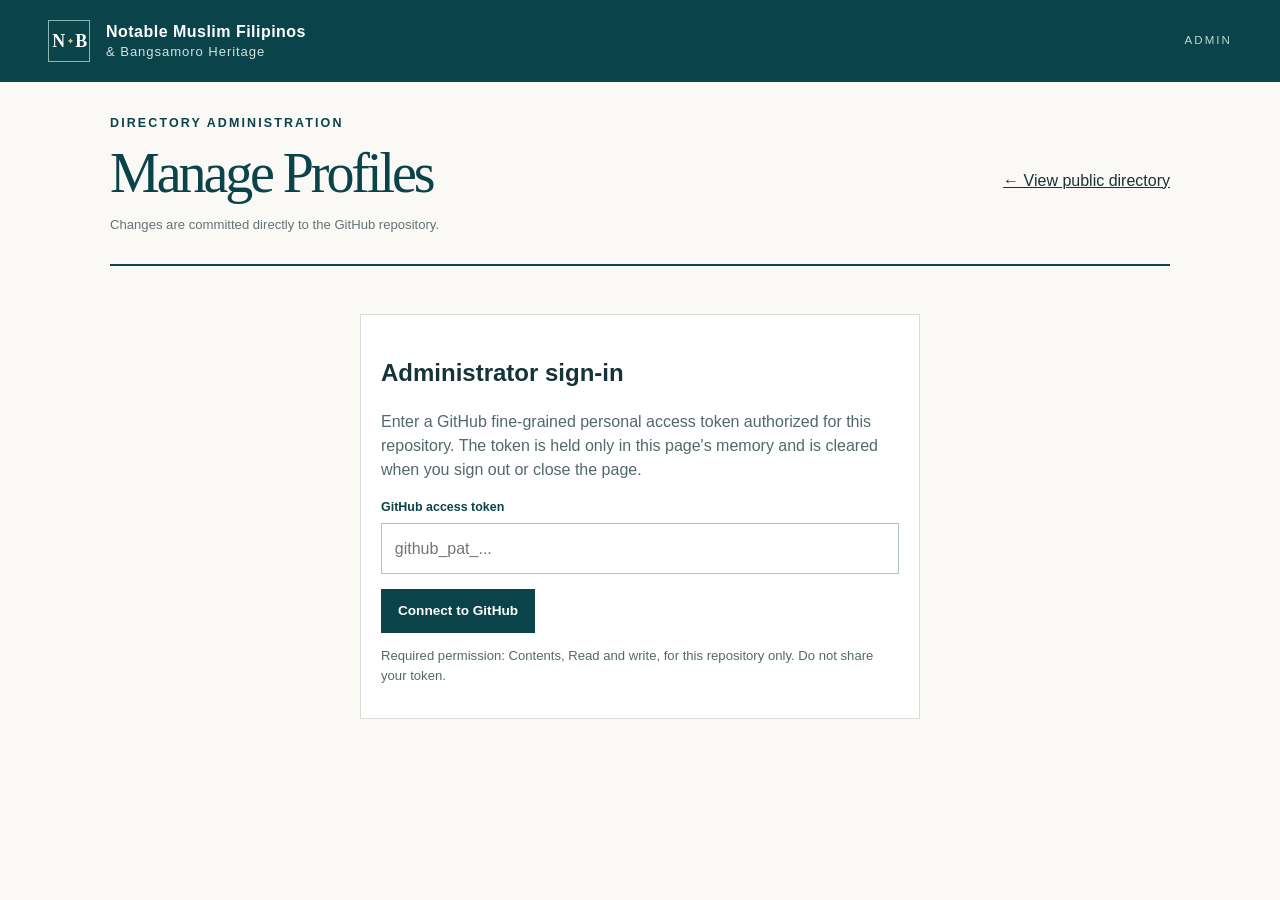
<file: admin.html>
<!doctype html>
<html lang="en">
<head>
<meta charset="utf-8"><meta name="viewport" content="width=device-width, initial-scale=1">
<meta name="robots" content="noindex,nofollow"><meta name="theme-color" content="#0b434b">
<title>Admin | Bangsamoro Profiles</title><link rel="icon" href="favicon.svg" type="image/svg+xml"><link rel="stylesheet" href="style.css">
<style>
.admin-wrap{max-width:1100px;margin:2rem auto;padding:0 1.25rem 4rem}
.admin-head{display:flex;justify-content:space-between;align-items:center;gap:1rem;flex-wrap:wrap;border-bottom:2px solid var(--teal);padding-bottom:1rem}
.admin-head h1{font-size:clamp(2rem,5vw,3.5rem);margin:.5rem 0;color:var(--teal)}
.panel{background:#fff;border:1px solid var(--line);padding:1.25rem;margin:1.25rem 0}
.form-grid{display:grid;grid-template-columns:1fr 1.4fr auto;gap:.75rem;align-items:end}
.field label{display:block;font-size:.78rem;font-weight:700;color:var(--teal);margin-bottom:.35rem}
.field input{width:100%;padding:.8rem;border:1px solid #acc7c2;font:inherit;min-height:46px}
.action{border:1px solid var(--teal);background:var(--teal);color:white;padding:.75rem 1rem;font:600 .85rem "Segoe UI",Arial,sans-serif;cursor:pointer;min-height:44px}
.action.secondary{background:white;color:var(--teal)}.action.danger{background:#9b3528;border-color:#9b3528}
.action:disabled{opacity:.45;cursor:not-allowed}
.toolbar{display:flex;gap:.75rem;align-items:center;flex-wrap:wrap;margin:1rem 0}
.toolbar input{flex:1;min-width:220px;padding:.8rem;border:1px solid #acc7c2;font:inherit}
.status{padding:.75rem 1rem;background:#f1f6f3;color:#244e4a;font-size:.88rem;margin-top:1rem}
.status.error{background:#fff1ee;color:#8b3026}
.entry-table{width:100%;border-collapse:collapse;background:white}.entry-table th,.entry-table td{text-align:left;padding:.8rem;border-bottom:1px solid var(--line);vertical-align:middle}.entry-table th{font-size:.75rem;text-transform:uppercase;letter-spacing:.08em;color:#52696b}.entry-table td:first-child{font-weight:600}.row-actions{display:flex;gap:.4rem;flex-wrap:wrap}.row-actions button{padding:.45rem .65rem;font-size:.75rem;min-height:36px}
.login{max-width:560px;margin:3rem auto}.login p{color:#52696b}.login .field{margin:.9rem 0}
.muted{color:#617477;font-size:.82rem}.hidden{display:none!important}
@media(max-width:700px){.form-grid{grid-template-columns:1fr}.entry-table thead{display:none}.entry-table,.entry-table tbody,.entry-table tr,.entry-table td{display:block;width:100%}.entry-table tr{border-bottom:1px solid var(--line);padding:.5rem 0}.entry-table td{border:0;padding:.3rem .6rem}.entry-table td:last-child{padding-bottom:.7rem}}
</style></head>
<body>
<header class="masthead"><div class="masthead-inner"><div class="brand-mark" aria-hidden="true">N<span>✦</span>B</div><div class="brand-name">Notable Muslim Filipinos <span>&amp; Bangsamoro Heritage</span></div><div class="masthead-label">Admin</div></div></header>
<main class="admin-wrap">
<div class="admin-head"><div><p class="sidebar-kicker">Directory administration</p><h1>Manage Profiles</h1><p class="muted">Changes are committed directly to the GitHub repository.</p></div><a href="./index.html">← View public directory</a></div>
<section id="login" class="panel login">
<h2>Administrator sign-in</h2><p>Enter a GitHub fine-grained personal access token authorized for this repository. The token is held only in this page's memory and is cleared when you sign out or close the page.</p>
<div class="field"><label for="token">GitHub access token</label><input id="token" type="password" autocomplete="off" spellcheck="false" placeholder="github_pat_..."></div>
<button id="connect" class="action">Connect to GitHub</button>
<p class="muted">Required permission: Contents, Read and write, for this repository only. Do not share your token.</p>
<div id="login-status" class="status hidden" role="status"></div>
</section>
<section id="workspace" class="hidden">
<div class="panel"><div class="admin-head"><div><h2 id="total">Loading entries…</h2><p class="muted">Repository: asharytamano/bangsamoro-profiles · Branch: main · File: index.html</p></div><button id="logout" class="action secondary">Sign out</button></div>
<h3 id="form-title">Add a new entry</h3>
<form id="entry-form" class="form-grid">
<div class="field"><label for="entry-name">Display name</label><input id="entry-name" required maxlength="180" placeholder="Surname, Given Name"></div>
<div class="field"><label for="entry-url">Facebook post URL</label><input id="entry-url" type="url" required placeholder="https://www.facebook.com/share/p/.../"></div>
<div class="row-actions"><button id="save-entry" class="action" type="submit">Add entry</button><button id="cancel-edit" class="action secondary hidden" type="button">Cancel</button></div>
</form><div id="save-status" class="status hidden" role="status"></div>
</div>
<div class="toolbar"><input id="filter" type="search" placeholder="Find a name…" autocomplete="off"><span id="shown" class="muted"></span></div>
<div class="panel" style="padding:0;overflow:auto"><table class="entry-table"><thead><tr><th>Name</th><th>Facebook link</th><th>Actions</th></tr></thead><tbody id="entry-list"></tbody></table></div>
</section>
</main>
<script>
(() => {
'use strict';
const OWNER='asharytamano', REPO='bangsamoro-profiles', BRANCH='main', PATH='index.html';
const API='https://api.github.com';
let token='', fileSha='', sourceHtml='', doc=null, records=[], editingId=null, busy=false;
const $=id=>document.getElementById(id);
const headers=()=>({'Accept':'application/vnd.github+json','Authorization':'Bearer '+token,'X-GitHub-Api-Version':'2022-11-28','Content-Type':'application/json'});
function status(id,message,error=false){const el=$(id);el.textContent=message;el.classList.remove('hidden','error');if(error)el.classList.add('error');}
function hide(id){$(id).classList.add('hidden');}
function decodeBase64(value){const binary=atob(value.replace(/\s/g,''));const bytes=Uint8Array.from(binary,c=>c.charCodeAt(0));return new TextDecoder().decode(bytes);}
function encodeBase64(value){const bytes=new TextEncoder().encode(value);let binary='';for(let i=0;i<bytes.length;i+=0x8000)binary+=String.fromCharCode(...bytes.subarray(i,i+0x8000));return btoa(binary);}
function extract(){
 records=[...doc.querySelectorAll('.entry')].map((li,index)=>({id:index,name:li.querySelector('.entry-name')?.textContent.trim()||'',url:li.querySelector('a')?.getAttribute('href')||''})).filter(x=>x.name&&x.url);
}
async function api(path,options={}){const response=await fetch(API+path,{...options,headers:{...headers(),...(options.headers||{})}});const data=await response.json().catch(()=>({}));if(!response.ok)throw new Error(data.message||'GitHub returned HTTP '+response.status);return data;}
async function load(){
 const data=await api('/repos/'+OWNER+'/'+REPO+'/contents/'+PATH+'?ref='+BRANCH);
 fileSha=data.sha;sourceHtml=decodeBase64(data.content);doc=new DOMParser().parseFromString(sourceHtml,'text/html');extract();
 $('login').classList.add('hidden');$('workspace').classList.remove('hidden');render();
}
function render(){
 const query=$('filter').value.trim().toLocaleLowerCase();
 const filtered=records.filter(r=>r.name.toLocaleLowerCase().includes(query));
 $('total').textContent=records.length+' published entries';
 $('shown').textContent='Showing '+filtered.length;
 const tbody=$('entry-list');tbody.replaceChildren();
 filtered.forEach(record=>{
  const tr=document.createElement('tr'),name=document.createElement('td'),link=document.createElement('td'),actions=document.createElement('td');
  name.textContent=record.name;
  const a=document.createElement('a');a.href=record.url;a.target='_blank';a.rel='noopener noreferrer';a.textContent='Open Facebook post';link.append(a);
  const edit=document.createElement('button');edit.className='action secondary';edit.textContent='Edit';edit.type='button';edit.addEventListener('click',()=>beginEdit(record.id));
  const del=document.createElement('button');del.className='action danger';del.textContent='Delete';del.type='button';del.addEventListener('click',()=>removeRecord(record.id));
  actions.className='row-actions';actions.append(edit,del);tr.append(name,link,actions);tbody.append(tr);
 });
}
function setBusy(value){busy=value;document.querySelectorAll('button').forEach(b=>{if(b.id!=='logout')b.disabled=value;});}
function normalizeUrl(value){let url;try{url=new URL(value.trim());}catch{throw new Error('Enter a valid Facebook post URL.');}if(url.protocol!=='https:'||!(url.hostname==='facebook.com'||url.hostname.endsWith('.facebook.com')))throw new Error('Use an HTTPS facebook.com link.');return url.href;}
function getEntryNode(name,url){
 const li=doc.createElement('li');li.className='entry';li.dataset.name=name.normalize('NFD').replace(/[\u0300-\u036f]/g,'').toLocaleLowerCase();
 const a=doc.createElement('a');a.href=url;a.target='_blank';a.rel='noopener noreferrer';
 const span=doc.createElement('span');span.className='entry-name';span.textContent=name;
 const arrow=doc.createElement('span');arrow.className='entry-action';arrow.setAttribute('aria-hidden','true');arrow.textContent='↗';
 const sr=doc.createElement('span');sr.className='sr-only';sr.textContent=' (opens Facebook in a new tab)';
 a.append(span,arrow,sr);li.append(a);return li;
}
function rebuild(){
 const sections=[...doc.querySelectorAll('.letter-section')];
 const all=sections.flatMap(s=>[...s.querySelectorAll('.entry')]);
 const groups=new Map();
 all.forEach(li=>{const letter=(li.querySelector('.entry-name')?.textContent.trim().charAt(0)||'#').toLocaleUpperCase();if(!groups.has(letter))groups.set(letter,[]);groups.get(letter).push(li);});
 const root=doc.querySelector('#sections');root.replaceChildren();
 [...groups.keys()].sort((a,b)=>a.localeCompare(b)).forEach(letter=>{
  const section=doc.createElement('section');section.className='letter-section';section.id=letter;section.setAttribute('aria-labelledby','heading-'+letter);
  const heading=doc.createElement('div');heading.className='letter-heading';const h2=doc.createElement('h2');h2.id='heading-'+letter;h2.textContent=letter;
  const count=doc.createElement('span');count.textContent=groups.get(letter).length+' entries';heading.append(h2,count);
  const ul=doc.createElement('ul');ul.className='entries';
  groups.get(letter).sort((a,b)=>a.querySelector('.entry-name').textContent.localeCompare(b.querySelector('.entry-name').textContent,undefined,{sensitivity:'base'})).forEach(li=>ul.append(li));
  section.append(heading,ul);root.append(section);
 });
 const nav=doc.querySelector('.alphabet');nav.replaceChildren();
 [...groups.keys()].sort((a,b)=>a.localeCompare(b)).forEach(letter=>{const a=doc.createElement('a');a.href='#'+letter;a.dataset.letter=letter;a.setAttribute('aria-label','Jump to '+letter);a.textContent=letter;nav.append(a);});
 const total=doc.querySelector('.count-line strong');if(total)total.textContent=all.length;
 const result=doc.querySelector('#result-count');if(result)result.textContent='Showing all '+all.length+' entries';
}
async function commit(message){
 if(busy)return;setBusy(true);
 try{
  rebuild();
  const updated='<!doctype html>\n'+doc.documentElement.outerHTML;
  const result=await api('/repos/'+OWNER+'/'+REPO+'/contents/'+PATH,{method:'PUT',body:JSON.stringify({message,content:encodeBase64(updated),sha:fileSha,branch:BRANCH})});
  fileSha=result.content.sha;sourceHtml=updated;extract();render();
  status('save-status','Saved to GitHub successfully. Commit: '+result.commit.sha.slice(0,7));
 }catch(error){status('save-status','Save failed: '+error.message+' Your current edits remain in this page. Refresh the file state before retrying if another change was committed.',true);}
 finally{setBusy(false);}
}
function beginEdit(id){const record=records.find(r=>r.id===id);if(!record)return;editingId=id;$('entry-name').value=record.name;$('entry-url').value=record.url;$('form-title').textContent='Edit entry';$('save-entry').textContent='Save changes';$('cancel-edit').classList.remove('hidden');$('entry-name').focus();}
function resetForm(){editingId=null;$('entry-form').reset();$('form-title').textContent='Add a new entry';$('save-entry').textContent='Add entry';$('cancel-edit').classList.add('hidden');}
async function removeRecord(id){const record=records.find(r=>r.id===id);if(!record||!confirm('Permanently remove "'+record.name+'" from the published directory? This creates a commit in GitHub.'))return;const li=[...doc.querySelectorAll('.entry')].find(el=>el.querySelector('.entry-name')?.textContent.trim()===record.name&&el.querySelector('a')?.getAttribute('href')===record.url);if(li)li.remove();extract();render();await commit('Remove directory entry: '+record.name);}
$('connect').addEventListener('click',async()=>{token=$('token').value.trim();if(!token){status('login-status','Please enter your GitHub token.',true);return;}setBusy(true);try{await load();}catch(error){token='';status('login-status','Could not connect: '+error.message,true);}finally{setBusy(false);$('token').value='';}});
$('logout').addEventListener('click',()=>{token='';fileSha='';sourceHtml='';doc=null;records=[];$('workspace').classList.add('hidden');$('login').classList.remove('hidden');$('token').value='';hide('login-status');resetForm();});
$('filter').addEventListener('input',render);
$('cancel-edit').addEventListener('click',resetForm);
$('entry-form').addEventListener('submit',async event=>{event.preventDefault();try{const name=$('entry-name').value.trim();const url=normalizeUrl($('entry-url').value);if(!name)throw new Error('Enter a display name.');const wasEditing=editingId!==null;
 if(editingId!==null){const old=records.find(r=>r.id===editingId);const li=[...doc.querySelectorAll('.entry')].find(el=>el.querySelector('.entry-name')?.textContent.trim()===old.name&&el.querySelector('a')?.getAttribute('href')===old.url);if(!li)throw new Error('Could not locate the entry in the source file.');li.replaceWith(getEntryNode(name,url));}
 else {if(records.some(r=>r.name.toLocaleLowerCase()===name.toLocaleLowerCase()&&r.url===url))throw new Error('This entry already exists.');let first=doc.querySelector('.entries');if(!first)throw new Error('Directory structure not found.');first.append(getEntryNode(name,url));}
 resetForm();extract();render();await commit((wasEditing?'Update':'Add')+' directory entry: '+name);
 }catch(error){status('save-status',error.message,true);}});
})();
</script>
</body></html>
</file>
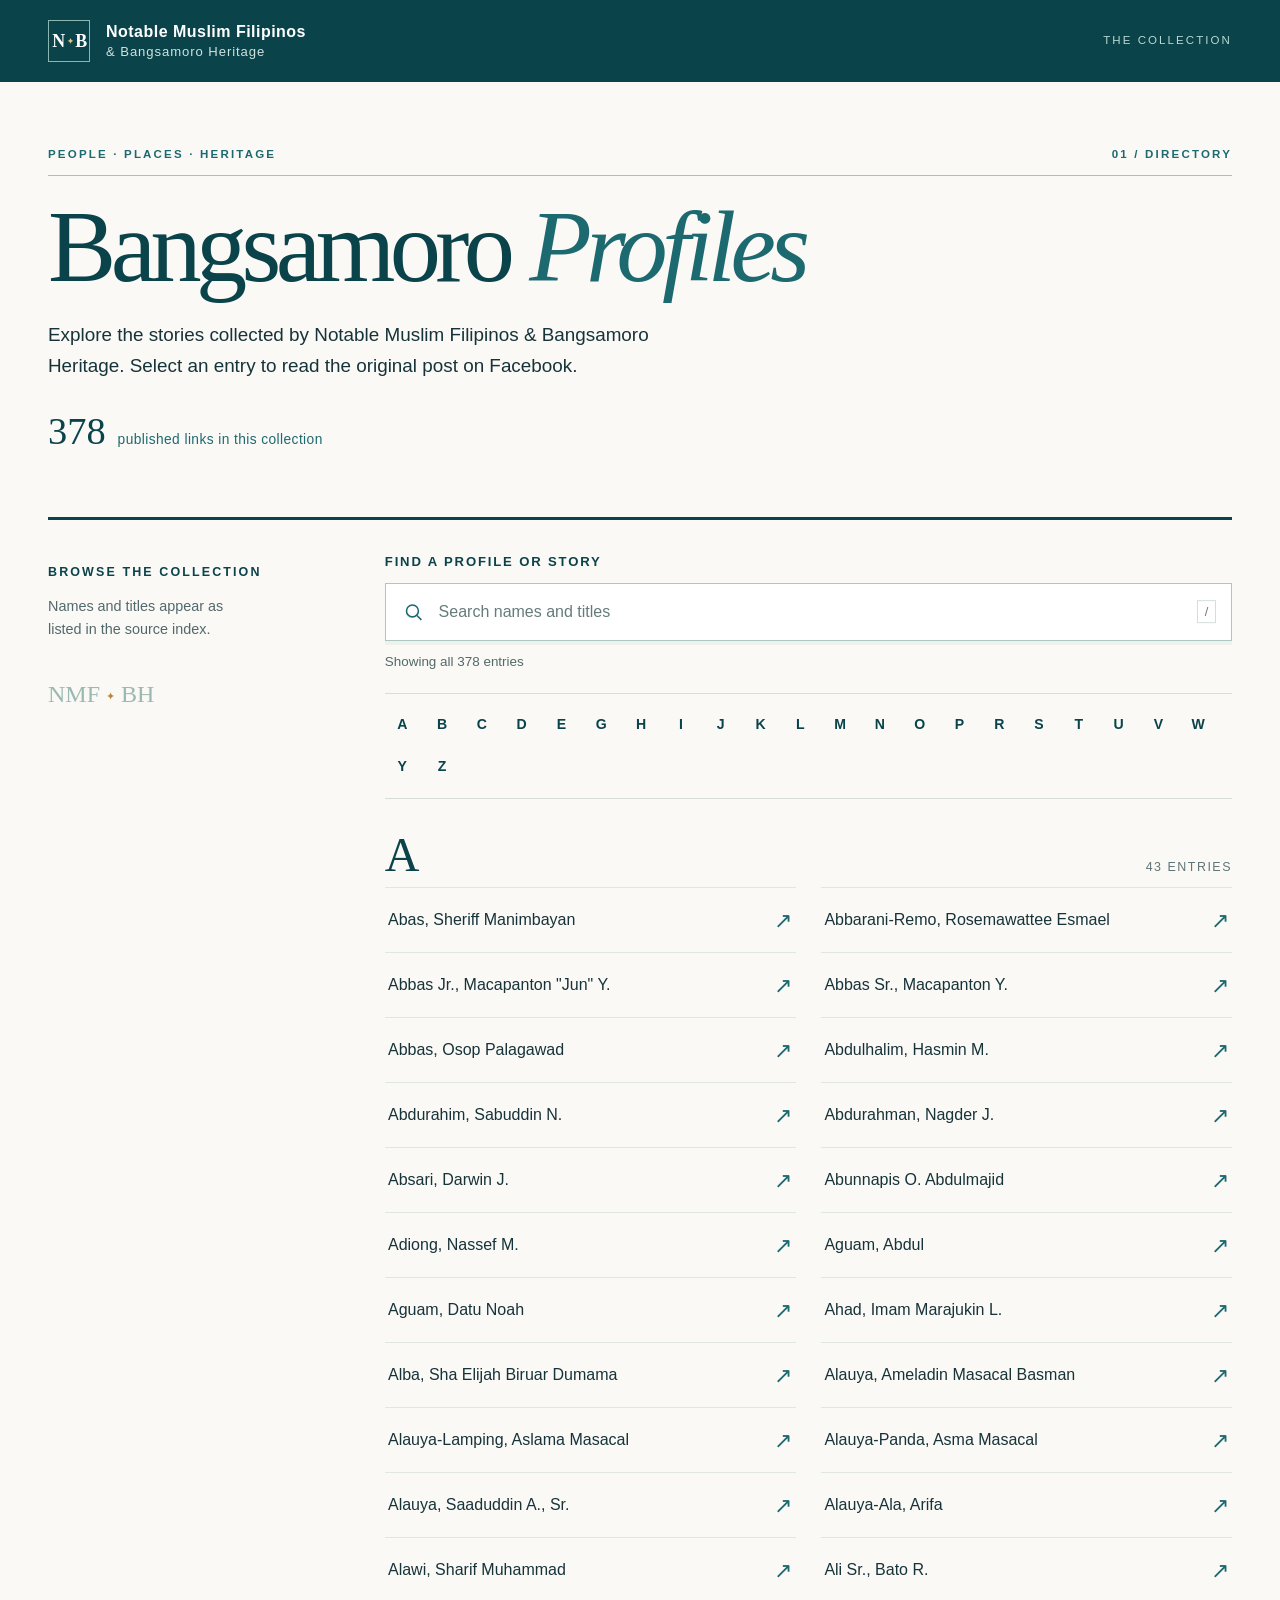
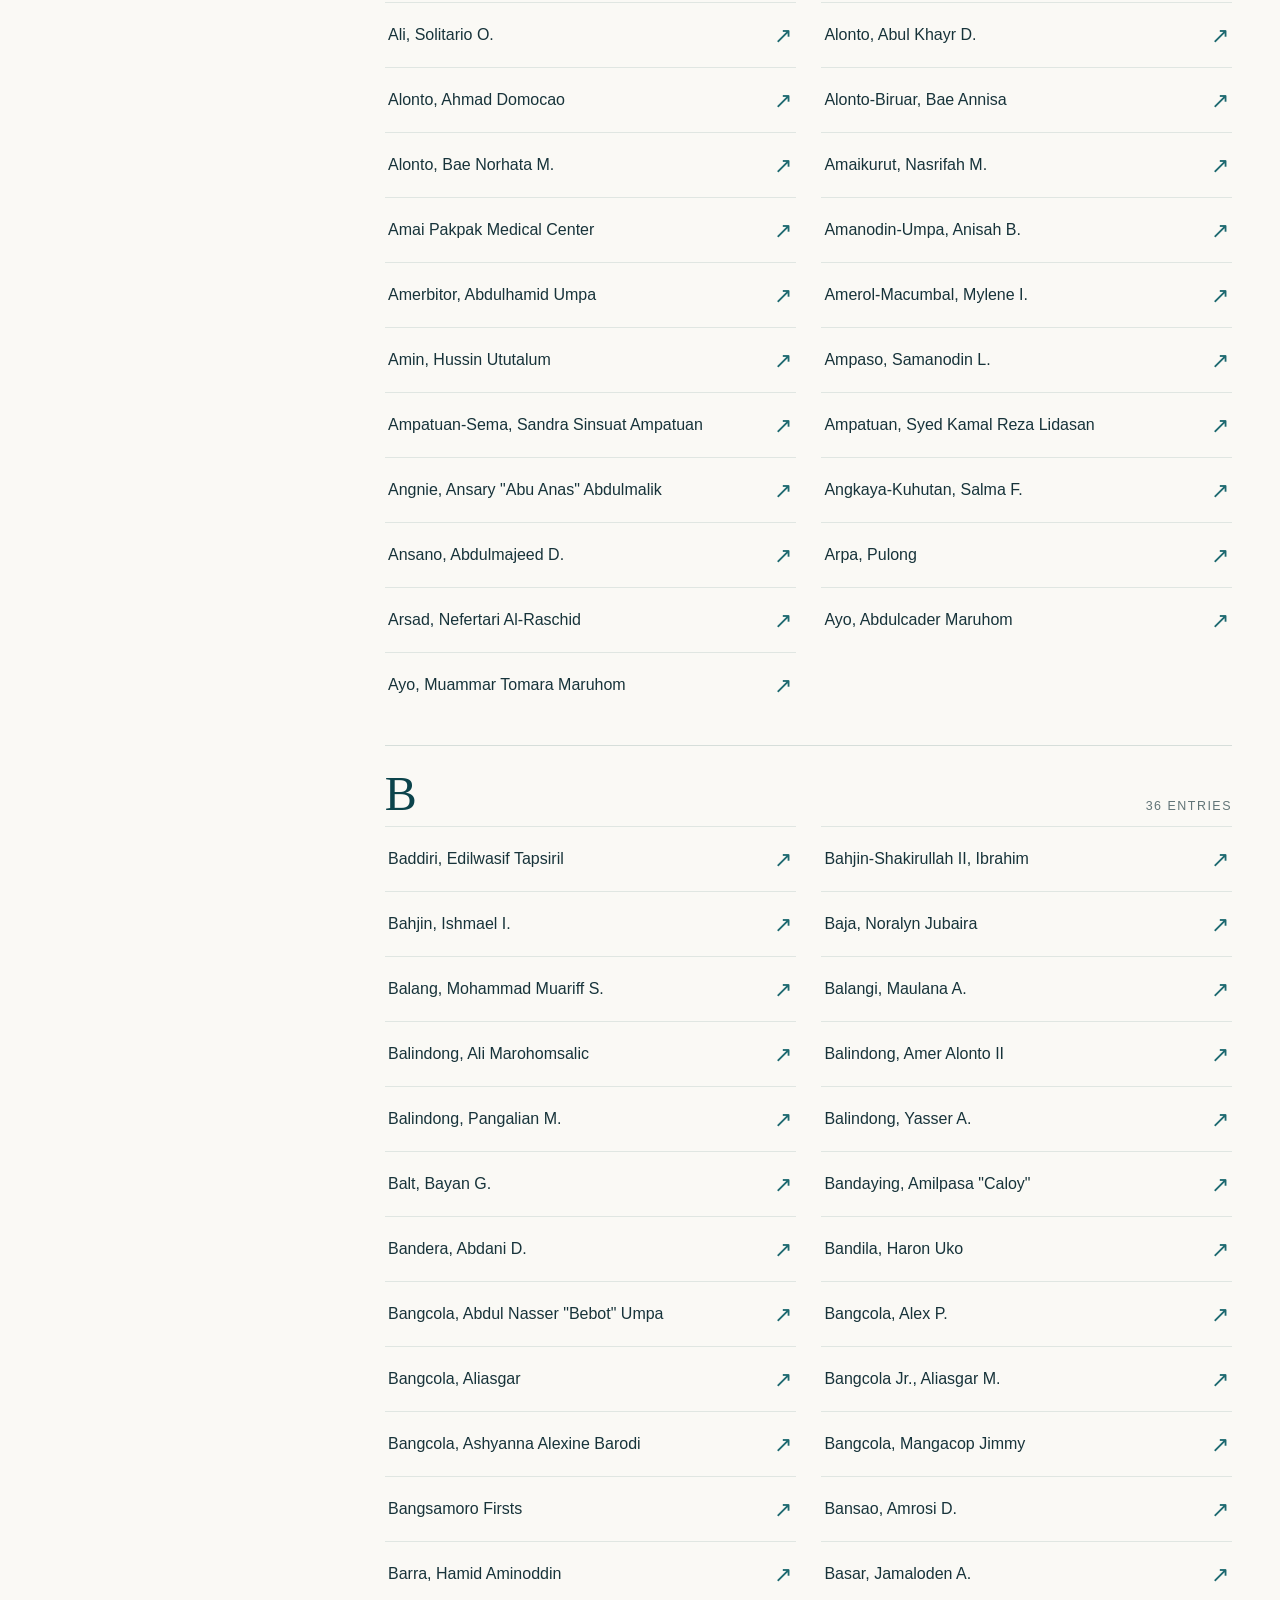
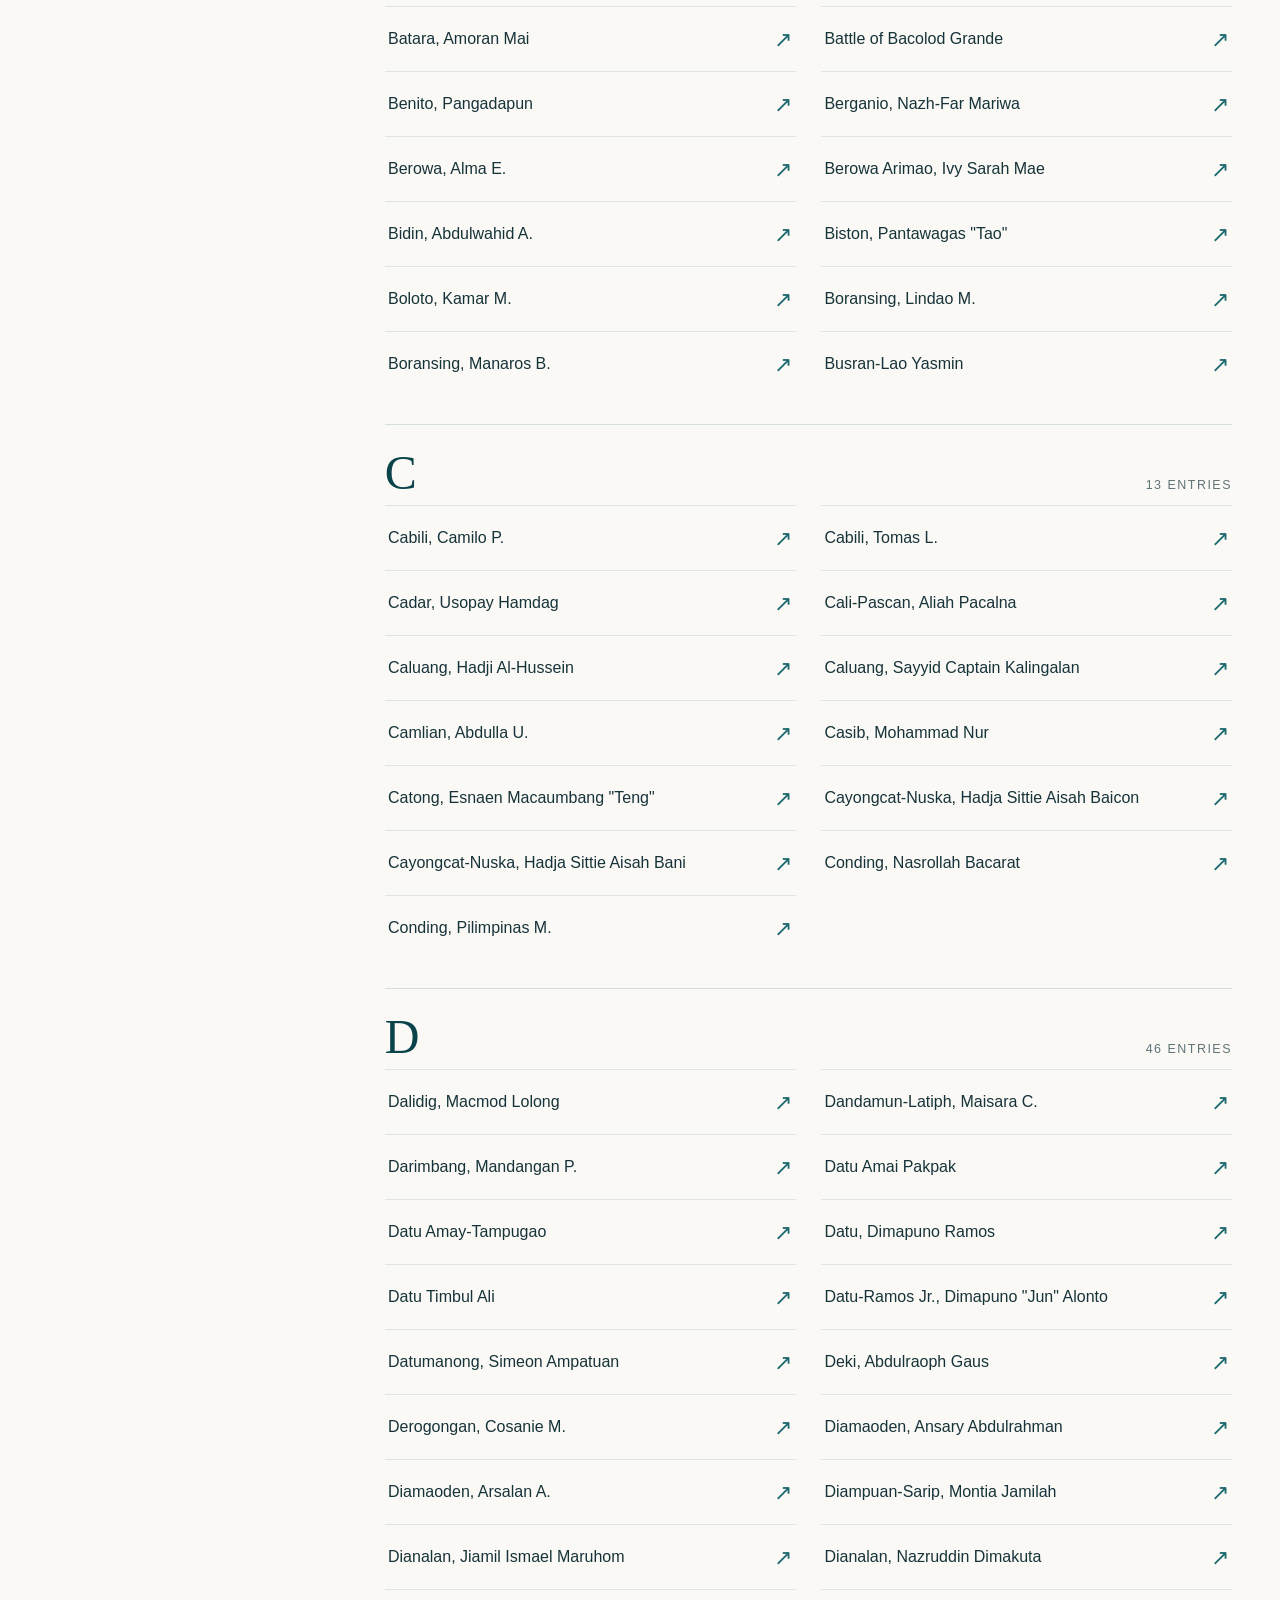
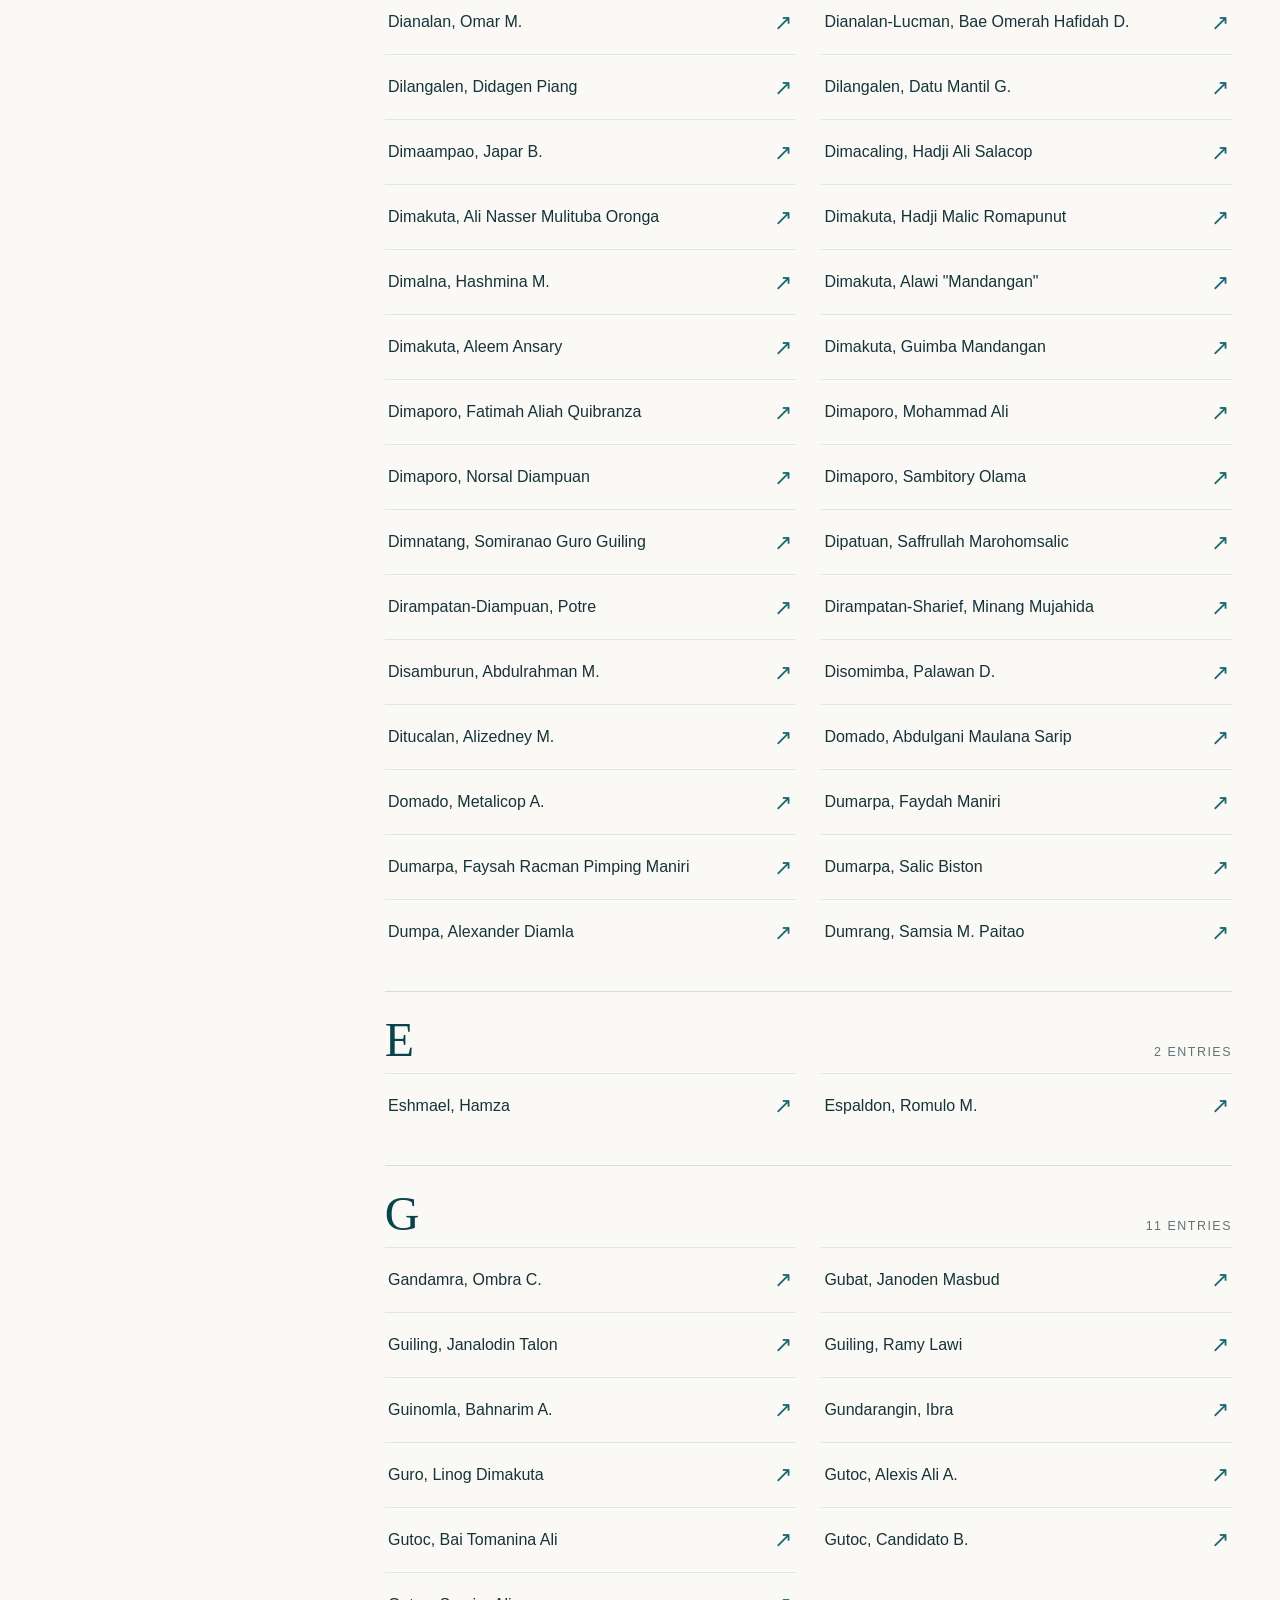
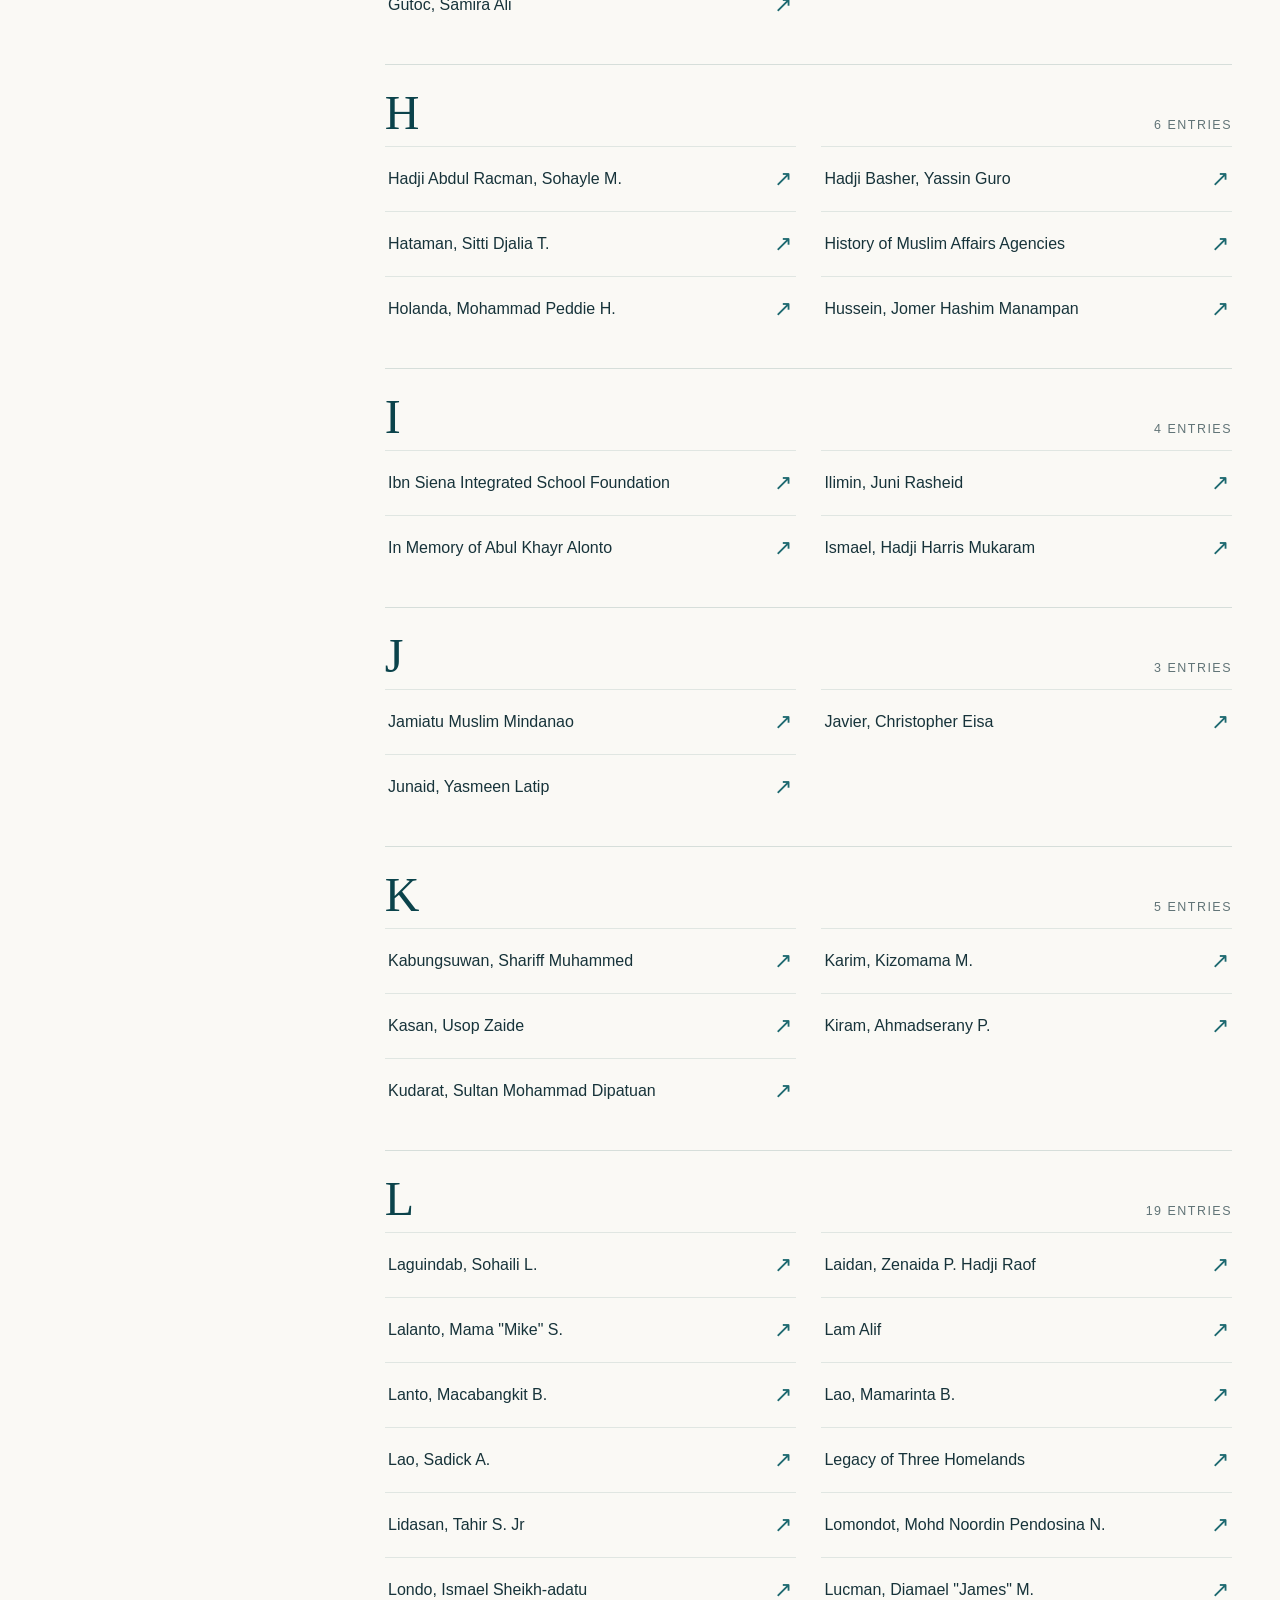
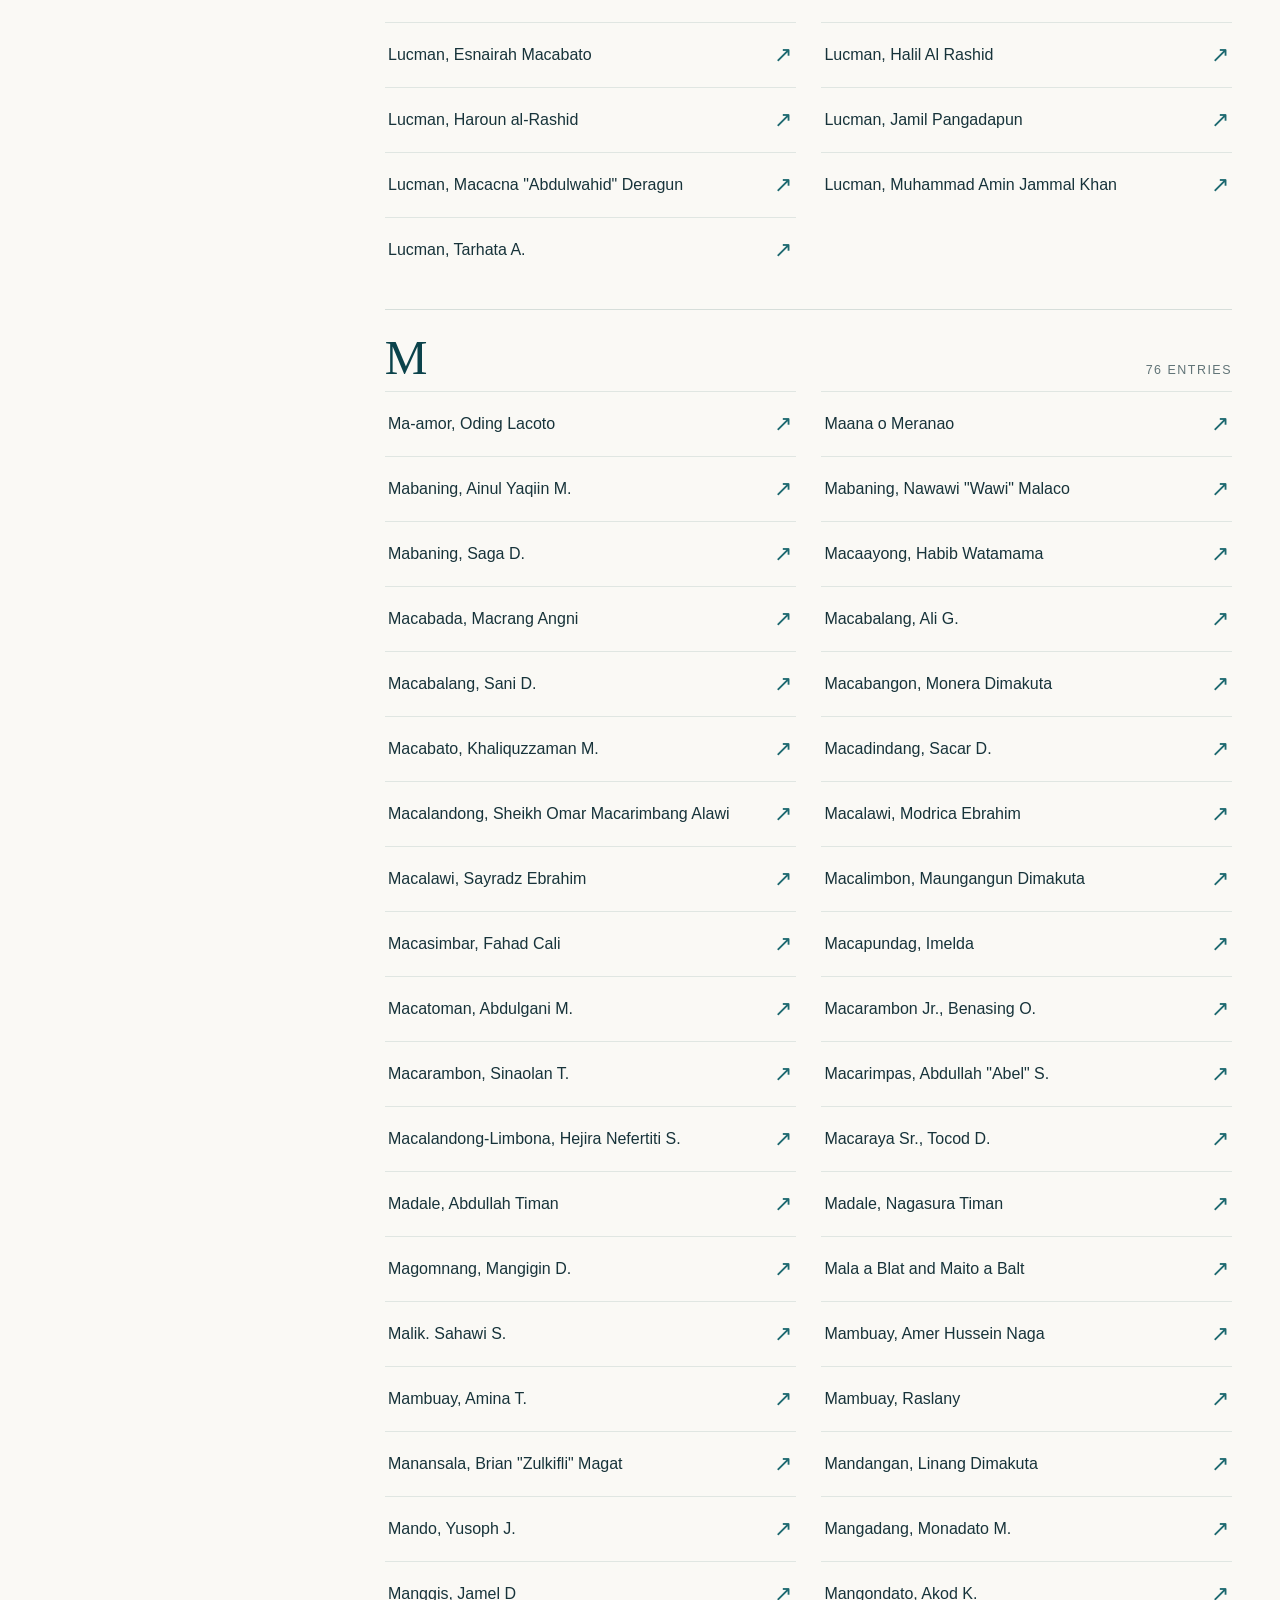
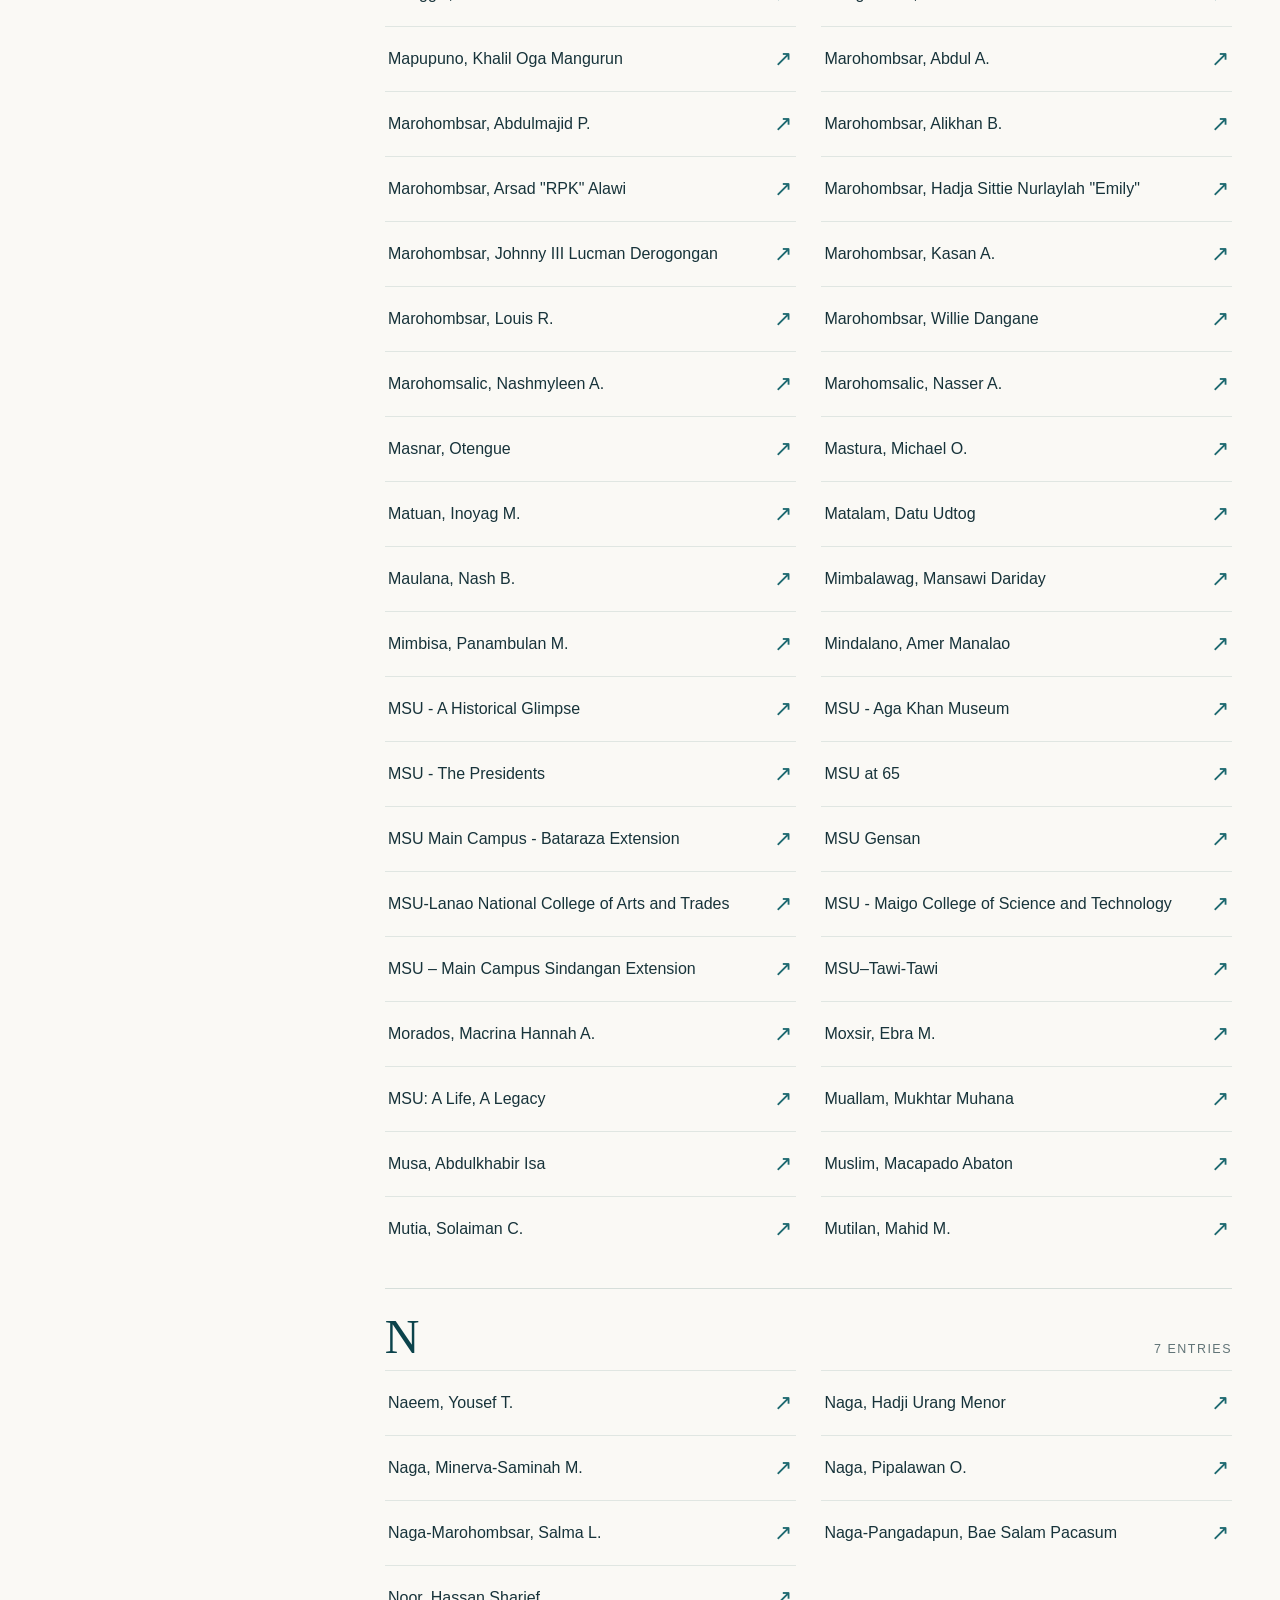
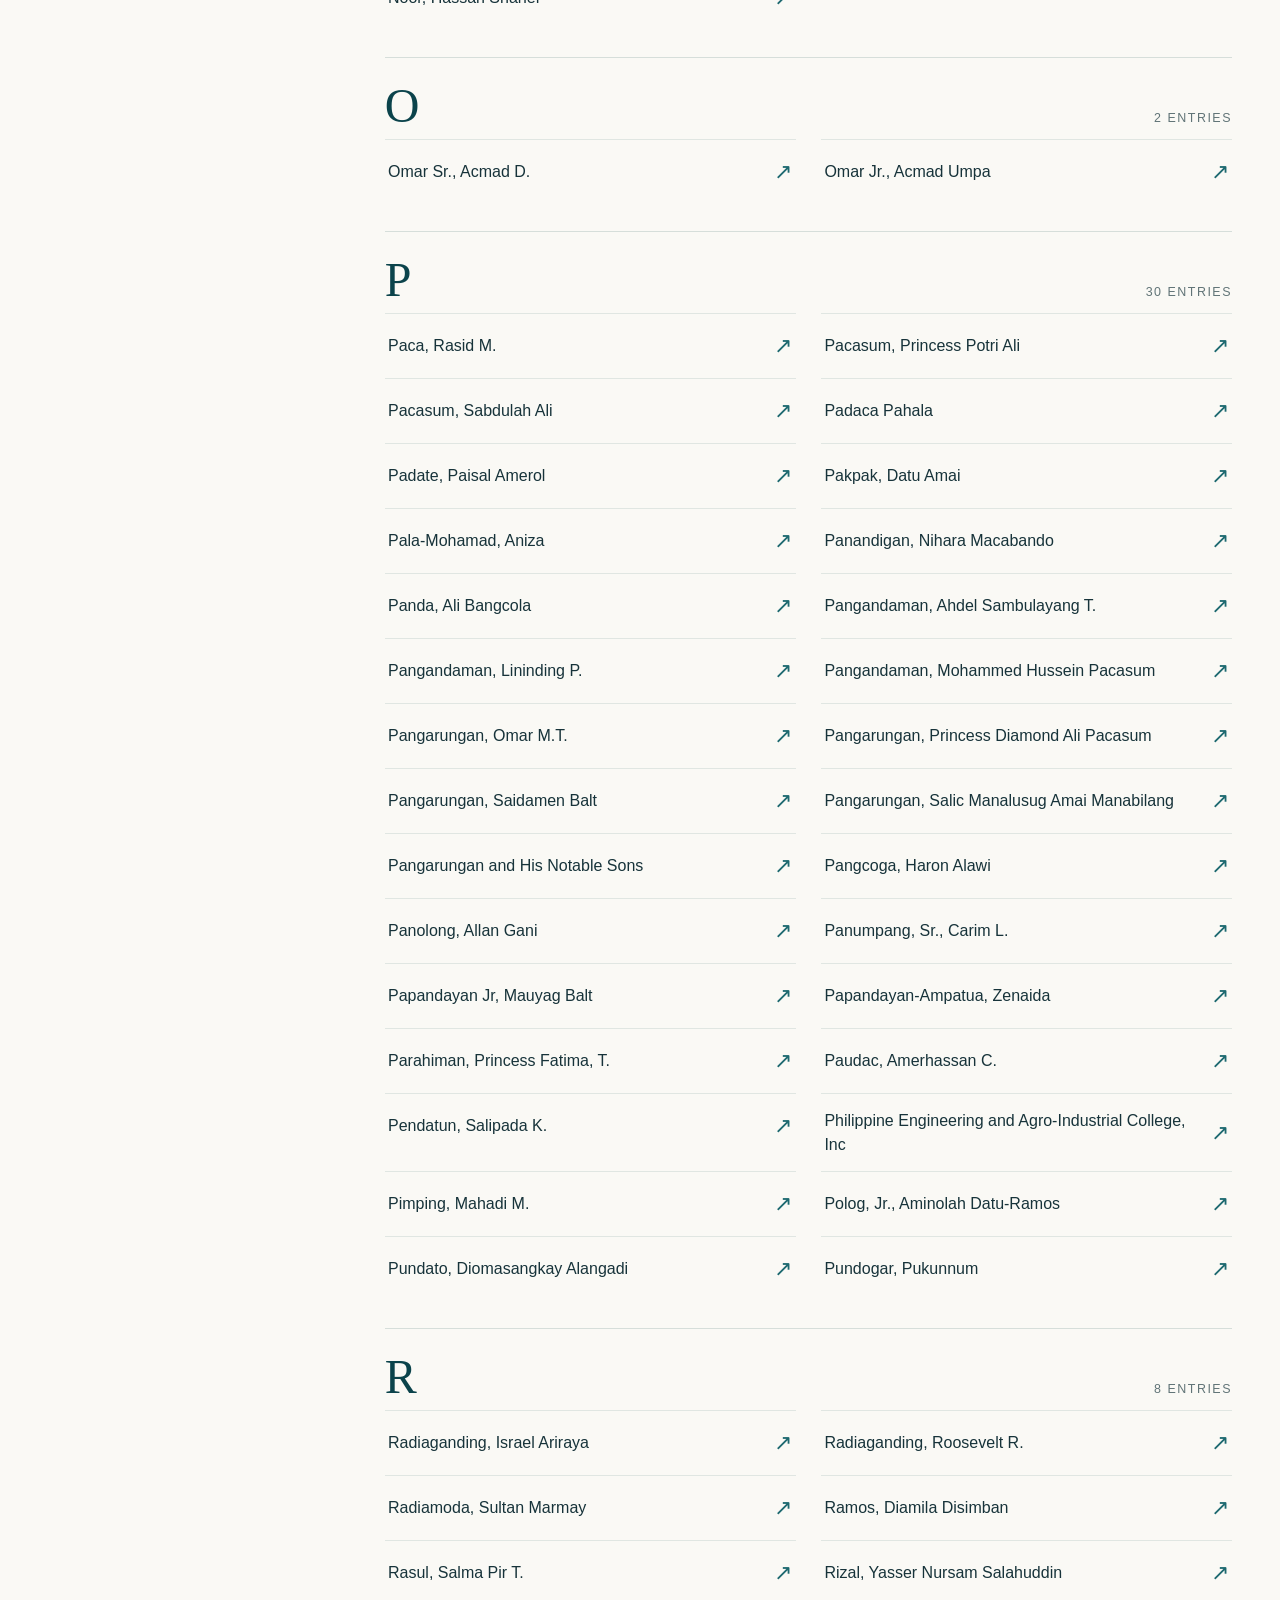
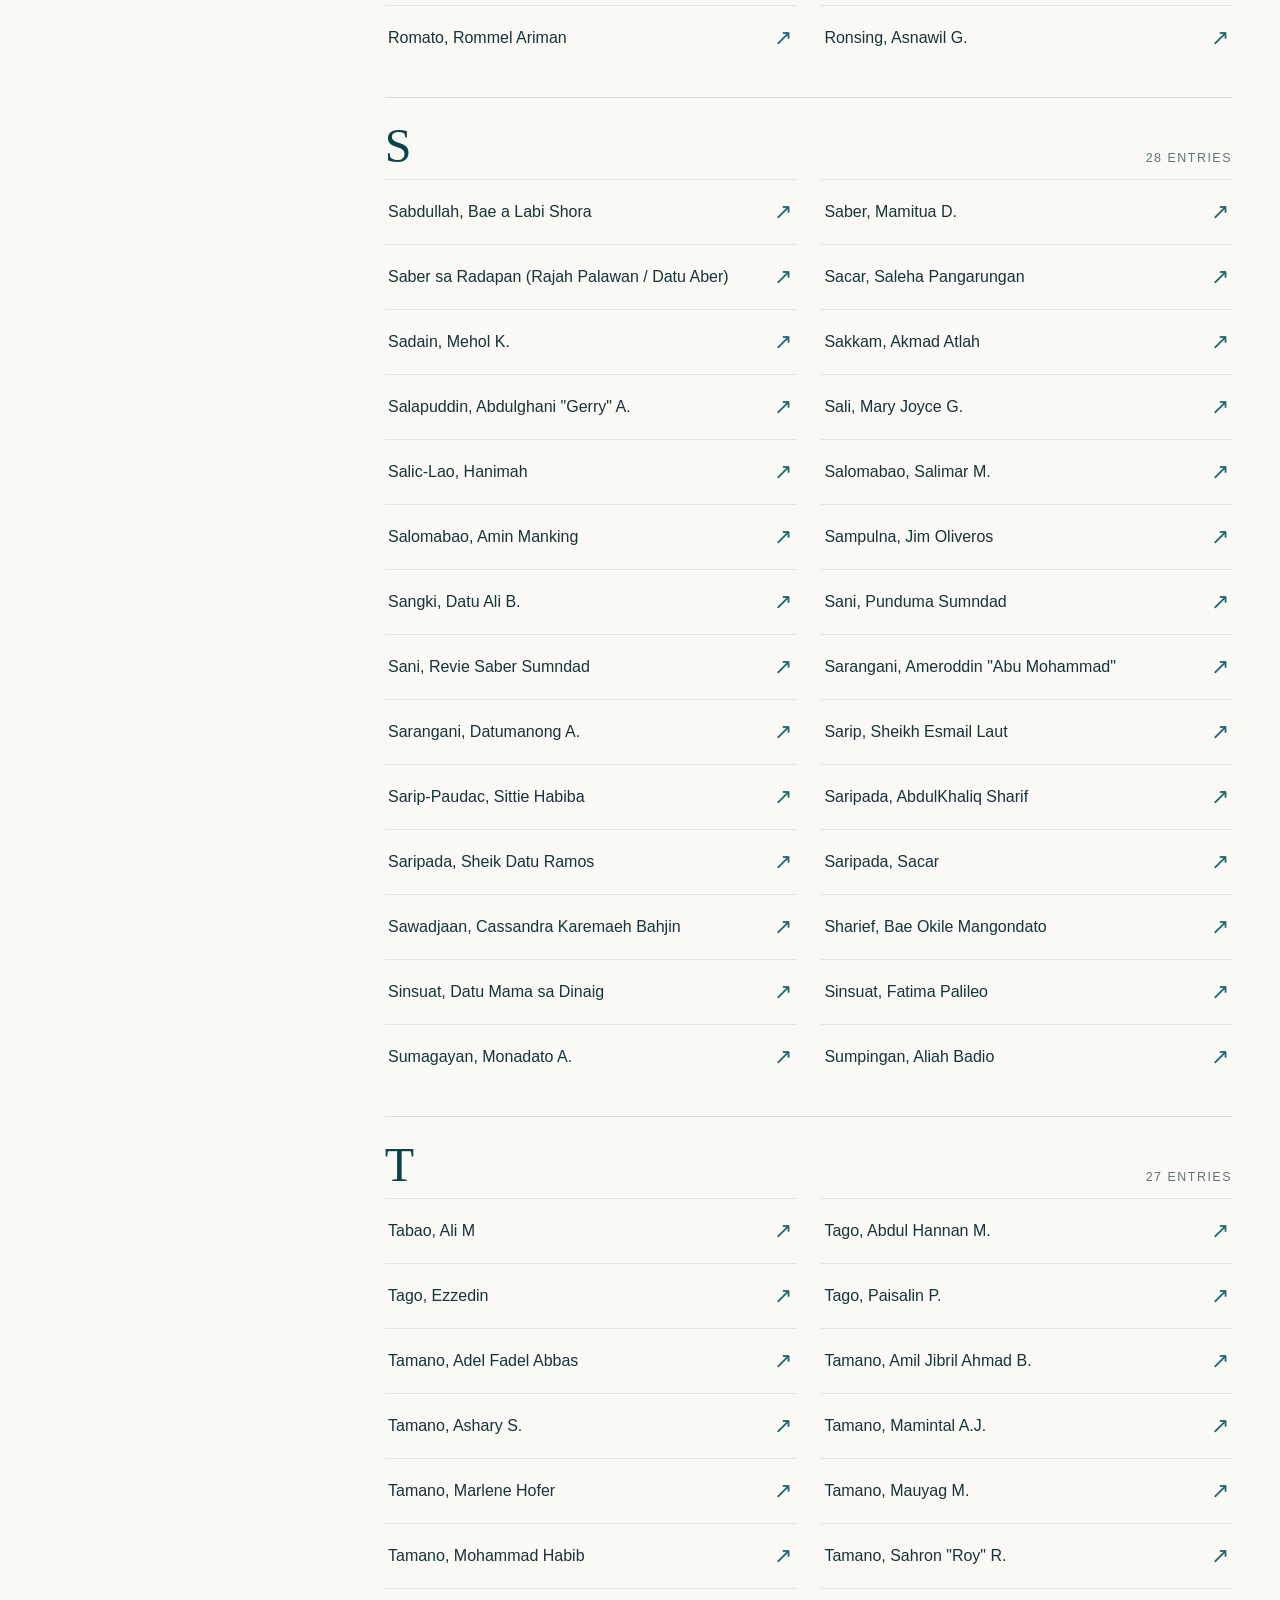
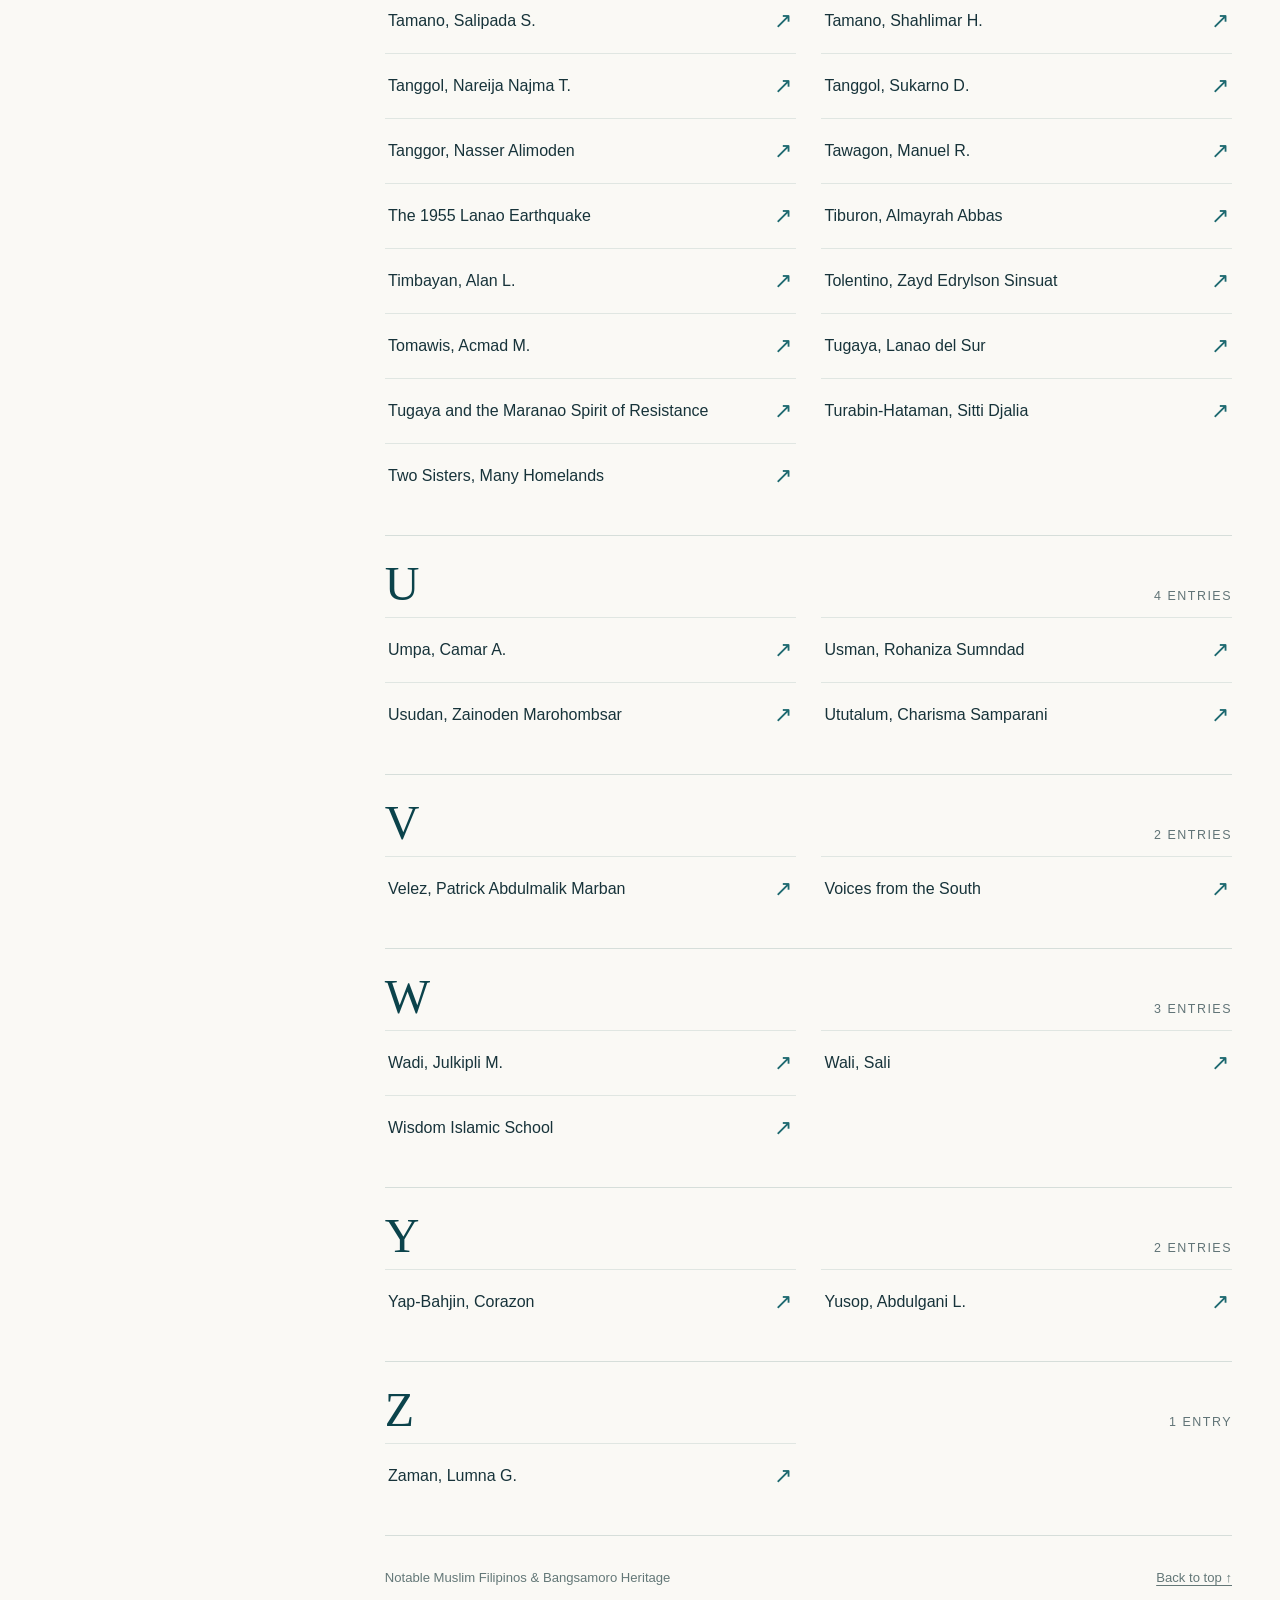
<file: index0.html>
<!doctype html>
<html lang="en"><head>
  <meta charset="utf-8">
  <meta name="viewport" content="width=device-width, initial-scale=1">
  <meta name="theme-color" content="#0b434b">
  <meta name="description" content="An alphabetical guide to the profiles, institutions, and heritage stories published by Notable Muslim Filipinos and Bangsamoro Heritage.">
  <title>Bangsamoro Profiles | Notable Muslim Filipinos &amp; Bangsamoro Heritage</title>
  <link rel="icon" href="favicon.svg" type="image/svg+xml">
  <link rel="stylesheet" href="style.css">
  <script src="app.js" defer=""></script>
</head>
<body>
  <a class="skip-link" href="#directory">Skip to profiles</a>
  <header class="masthead">
    <div class="masthead-inner">
      <div class="brand-mark" aria-hidden="true">N<span>✦</span>B</div>
      <div class="brand-name">Notable Muslim Filipinos <span>&amp; Bangsamoro Heritage</span></div>
      <div class="masthead-label">The collection</div>
    </div>
  </header>

  <main id="directory" class="layout">
    <div class="intro">
      <div class="intro-rule"><span>People · Places · Heritage</span><span>01 / Directory</span></div>
      <h1>Bangsamoro <em>Profiles</em></h1>
      <p class="intro-copy">Explore the stories collected by Notable Muslim Filipinos &amp; Bangsamoro Heritage. Select an entry to read the original post on Facebook.</p>
      <div class="count-line"><strong>378</strong><span>published links in this collection</span></div>
    </div>

    <div class="directory-shell">
      <aside class="sidebar" aria-label="Directory navigation">
        <p class="sidebar-kicker">Browse the collection</p>
        <p class="sidebar-copy">Names and titles appear as listed in the source index.</p>
        <div class="sidebar-footer">NMF <span>✦</span> BH</div>
      </aside>

      <div class="directory-main">
        <div class="tools">
          <label for="search">Find a profile or story</label>
          <div class="search-wrap">
            <svg viewBox="0 0 24 24" aria-hidden="true"><circle cx="10.8" cy="10.8" r="6.8"></circle><path d="m16 16 5 5"></path></svg>
            <input id="search" type="search" placeholder="Search names and titles" autocomplete="off" spellcheck="false">
            <kbd>/</kbd>
          </div>
          <p id="result-count" class="result-count" role="status" aria-live="polite">Showing all 378 entries</p>
        </div>
        <nav class="alphabet" aria-label="Browse by first letter"><a href="#A" data-letter="A" aria-label="Jump to A">A</a><a href="#B" data-letter="B" aria-label="Jump to B">B</a><a href="#C" data-letter="C" aria-label="Jump to C">C</a><a href="#D" data-letter="D" aria-label="Jump to D">D</a><a href="#E" data-letter="E" aria-label="Jump to E">E</a><a href="#G" data-letter="G" aria-label="Jump to G">G</a><a href="#H" data-letter="H" aria-label="Jump to H">H</a><a href="#I" data-letter="I" aria-label="Jump to I">I</a><a href="#J" data-letter="J" aria-label="Jump to J">J</a><a href="#K" data-letter="K" aria-label="Jump to K">K</a><a href="#L" data-letter="L" aria-label="Jump to L">L</a><a href="#M" data-letter="M" aria-label="Jump to M">M</a><a href="#N" data-letter="N" aria-label="Jump to N">N</a><a href="#O" data-letter="O" aria-label="Jump to O">O</a><a href="#P" data-letter="P" aria-label="Jump to P">P</a><a href="#R" data-letter="R" aria-label="Jump to R">R</a><a href="#S" data-letter="S" aria-label="Jump to S">S</a><a href="#T" data-letter="T" aria-label="Jump to T">T</a><a href="#U" data-letter="U" aria-label="Jump to U">U</a><a href="#V" data-letter="V" aria-label="Jump to V">V</a><a href="#W" data-letter="W" aria-label="Jump to W">W</a><a href="#Y" data-letter="Y" aria-label="Jump to Y">Y</a><a href="#Z" data-letter="Z" aria-label="Jump to Z">Z</a></nav>
        <div id="empty" class="empty" hidden="">No entries match that search. Try another name or word.</div>
        <div id="sections"><section class="letter-section" id="A" aria-labelledby="heading-A"><div class="letter-heading"><h2 id="heading-A">A</h2><span>43 entries</span></div><ul class="entries"><li class="entry" data-name="abas, sheriff manimbayan"><a href="https://www.facebook.com/share/p/1bYY3deedx/" target="_blank" rel="noopener noreferrer"><span class="entry-name">Abas, Sheriff Manimbayan</span><span class="entry-action" aria-hidden="true">↗</span><span class="sr-only"> (opens Facebook in a new tab)</span></a></li>
<li class="entry" data-name="abbarani-remo, rosemawattee esmael"><a href="https://www.facebook.com/share/p/1EDPGopT17/" target="_blank" rel="noopener noreferrer"><span class="entry-name">Abbarani-Remo, Rosemawattee Esmael</span><span class="entry-action" aria-hidden="true">↗</span><span class="sr-only"> (opens Facebook in a new tab)</span></a></li>
<li class="entry" data-name="abbas jr., macapanton &quot;jun&quot; y."><a href="https://www.facebook.com/share/p/1Bir38oDXg/" target="_blank" rel="noopener noreferrer"><span class="entry-name">Abbas Jr., Macapanton "Jun" Y.</span><span class="entry-action" aria-hidden="true">↗</span><span class="sr-only"> (opens Facebook in a new tab)</span></a></li>
<li class="entry" data-name="abbas sr., macapanton y."><a href="https://www.facebook.com/share/p/1Bthf4ZYRF/" target="_blank" rel="noopener noreferrer"><span class="entry-name">Abbas Sr., Macapanton Y.</span><span class="entry-action" aria-hidden="true">↗</span><span class="sr-only"> (opens Facebook in a new tab)</span></a></li>
<li class="entry" data-name="abbas, osop palagawad"><a href="https://www.facebook.com/share/p/1EDDnSsNZo/" target="_blank" rel="noopener noreferrer"><span class="entry-name">Abbas, Osop Palagawad</span><span class="entry-action" aria-hidden="true">↗</span><span class="sr-only"> (opens Facebook in a new tab)</span></a></li>
<li class="entry" data-name="abdulhalim, hasmin m."><a href="https://www.facebook.com/share/p/1GLvCzttW1/" target="_blank" rel="noopener noreferrer"><span class="entry-name">Abdulhalim, Hasmin M.</span><span class="entry-action" aria-hidden="true">↗</span><span class="sr-only"> (opens Facebook in a new tab)</span></a></li>
<li class="entry" data-name="abdurahim, sabuddin n."><a href="https://www.facebook.com/share/p/19Smc3CSoW/" target="_blank" rel="noopener noreferrer"><span class="entry-name">Abdurahim, Sabuddin N.</span><span class="entry-action" aria-hidden="true">↗</span><span class="sr-only"> (opens Facebook in a new tab)</span></a></li>
<li class="entry" data-name="abdurahman, nagder j."><a href="https://www.facebook.com/share/p/1S9rRyZjph/" target="_blank" rel="noopener noreferrer"><span class="entry-name">Abdurahman, Nagder J.</span><span class="entry-action" aria-hidden="true">↗</span><span class="sr-only"> (opens Facebook in a new tab)</span></a></li>
<li class="entry" data-name="absari, darwin j."><a href="https://www.facebook.com/share/p/1DJnZwKD6o/" target="_blank" rel="noopener noreferrer"><span class="entry-name">Absari, Darwin J.</span><span class="entry-action" aria-hidden="true">↗</span><span class="sr-only"> (opens Facebook in a new tab)</span></a></li>
<li class="entry" data-name="abunnapis o. abdulmajid"><a href="https://www.facebook.com/share/p/19W3HyH9HD/" target="_blank" rel="noopener noreferrer"><span class="entry-name">Abunnapis O. Abdulmajid</span><span class="entry-action" aria-hidden="true">↗</span><span class="sr-only"> (opens Facebook in a new tab)</span></a></li><li class="entry" data-name="adiong, nassef m."><a href="https://www.facebook.com/share/p/1BqtmFhPUa/" target="_blank" rel="noopener noreferrer"><span class="entry-name">Adiong, Nassef M.</span><span class="entry-action" aria-hidden="true">↗</span><span class="sr-only"> (opens Facebook in a new tab)</span></a></li>
<li class="entry" data-name="aguam, abdul"><a href="https://www.facebook.com/share/p/1Awj2uyWdL/" target="_blank" rel="noopener noreferrer"><span class="entry-name">Aguam, Abdul</span><span class="entry-action" aria-hidden="true">↗</span><span class="sr-only"> (opens Facebook in a new tab)</span></a></li>
<li class="entry" data-name="aguam, datu noah"><a href="https://www.facebook.com/share/p/1Jzf1Z5c9v/" target="_blank" rel="noopener noreferrer"><span class="entry-name">Aguam, Datu Noah</span><span class="entry-action" aria-hidden="true">↗</span><span class="sr-only"> (opens Facebook in a new tab)</span></a></li><li class="entry" data-name="ahad, imam marajukin l."><a href="https://www.facebook.com/share/p/1Lsxav3wLc/" target="_blank" rel="noopener noreferrer"><span class="entry-name">Ahad, Imam Marajukin L.</span><span class="entry-action" aria-hidden="true">↗</span><span class="sr-only"> (opens Facebook in a new tab)</span></a></li>
<li class="entry" data-name="alba, sha elijah biruar dumama"><a href="https://www.facebook.com/share/p/1HZmNRtGwZ/" target="_blank" rel="noopener noreferrer"><span class="entry-name">Alba, Sha Elijah Biruar Dumama</span><span class="entry-action" aria-hidden="true">↗</span><span class="sr-only"> (opens Facebook in a new tab)</span></a></li>
<li class="entry" data-name="alauya, ameladin masacal basman"><a href="https://www.facebook.com/share/p/14u7NHrAqoB/" target="_blank" rel="noopener noreferrer"><span class="entry-name">Alauya, Ameladin Masacal Basman</span><span class="entry-action" aria-hidden="true">↗</span><span class="sr-only"> (opens Facebook in a new tab)</span></a></li>
<li class="entry" data-name="alauya-lamping, aslama masacal"><a href="https://www.facebook.com/share/p/1ByaG8qQZd/" target="_blank" rel="noopener noreferrer"><span class="entry-name">Alauya-Lamping, Aslama Masacal</span><span class="entry-action" aria-hidden="true">↗</span><span class="sr-only"> (opens Facebook in a new tab)</span></a></li>
<li class="entry" data-name="alauya-panda, asma masacal"><a href="https://www.facebook.com/share/p/1JMg489yd7/" target="_blank" rel="noopener noreferrer"><span class="entry-name">Alauya-Panda, Asma Masacal</span><span class="entry-action" aria-hidden="true">↗</span><span class="sr-only"> (opens Facebook in a new tab)</span></a></li>
<li class="entry" data-name="alauya, saaduddin a., sr."><a href="https://www.facebook.com/share/p/18H8JsodcH/" target="_blank" rel="noopener noreferrer"><span class="entry-name">Alauya, Saaduddin A., Sr.</span><span class="entry-action" aria-hidden="true">↗</span><span class="sr-only"> (opens Facebook in a new tab)</span></a></li>
<li class="entry" data-name="alauya-ala, arifa"><a href="https://www.facebook.com/share/p/196TGWja6D/" target="_blank" rel="noopener noreferrer"><span class="entry-name">Alauya-Ala, Arifa</span><span class="entry-action" aria-hidden="true">↗</span><span class="sr-only"> (opens Facebook in a new tab)</span></a></li>
<li class="entry" data-name="alawi, sharif muhammad"><a href="https://www.facebook.com/share/p/1BFmY6oRAQ/" target="_blank" rel="noopener noreferrer"><span class="entry-name">Alawi, Sharif Muhammad</span><span class="entry-action" aria-hidden="true">↗</span><span class="sr-only"> (opens Facebook in a new tab)</span></a></li>
<li class="entry" data-name="ali sr., bato r."><a href="https://www.facebook.com/share/p/1D1JxZez9H/" target="_blank" rel="noopener noreferrer"><span class="entry-name">Ali Sr., Bato R.</span><span class="entry-action" aria-hidden="true">↗</span><span class="sr-only"> (opens Facebook in a new tab)</span></a></li>
<li class="entry" data-name="ali, solitario o."><a href="https://www.facebook.com/share/p/1B49A2CbAi/" target="_blank" rel="noopener noreferrer"><span class="entry-name">Ali, Solitario O.</span><span class="entry-action" aria-hidden="true">↗</span><span class="sr-only"> (opens Facebook in a new tab)</span></a></li>
<li class="entry" data-name="alonto, abul khayr d."><a href="https://www.facebook.com/share/p/14mipTTkn2w/" target="_blank" rel="noopener noreferrer"><span class="entry-name">Alonto, Abul Khayr D.</span><span class="entry-action" aria-hidden="true">↗</span><span class="sr-only"> (opens Facebook in a new tab)</span></a></li>
<li class="entry" data-name="alonto, ahmad domocao"><a href="https://www.facebook.com/share/p/19qobsLMDM/" target="_blank" rel="noopener noreferrer"><span class="entry-name">Alonto, Ahmad Domocao</span><span class="entry-action" aria-hidden="true">↗</span><span class="sr-only"> (opens Facebook in a new tab)</span></a></li>
<li class="entry" data-name="alonto-biruar, bae annisa"><a href="https://www.facebook.com/share/p/1GVf6v6UUp/" target="_blank" rel="noopener noreferrer"><span class="entry-name">Alonto-Biruar, Bae Annisa</span><span class="entry-action" aria-hidden="true">↗</span><span class="sr-only"> (opens Facebook in a new tab)</span></a></li>
<li class="entry" data-name="alonto, bae norhata m."><a href="https://www.facebook.com/share/p/1EfWyE2jJz/" target="_blank" rel="noopener noreferrer"><span class="entry-name">Alonto, Bae Norhata M.</span><span class="entry-action" aria-hidden="true">↗</span><span class="sr-only"> (opens Facebook in a new tab)</span></a></li>
<li class="entry" data-name="amaikurut, nasrifah m."><a href="https://www.facebook.com/share/p/19942zwhDC/" target="_blank" rel="noopener noreferrer"><span class="entry-name">Amaikurut, Nasrifah M.</span><span class="entry-action" aria-hidden="true">↗</span><span class="sr-only"> (opens Facebook in a new tab)</span></a></li>
<li class="entry" data-name="amai pakpak medical center"><a href="https://www.facebook.com/share/p/1DEmJ3ueww/" target="_blank" rel="noopener noreferrer"><span class="entry-name">Amai Pakpak Medical Center</span><span class="entry-action" aria-hidden="true">↗</span><span class="sr-only"> (opens Facebook in a new tab)</span></a></li>
<li class="entry" data-name="amanodin-umpa, anisah b."><a href="https://www.facebook.com/share/p/1EjkonEpV6/" target="_blank" rel="noopener noreferrer"><span class="entry-name">Amanodin-Umpa, Anisah B.</span><span class="entry-action" aria-hidden="true">↗</span><span class="sr-only"> (opens Facebook in a new tab)</span></a></li>
<li class="entry" data-name="amerbitor, abdulhamid umpa"><a href="https://www.facebook.com/share/p/1BoaocDJtF/" target="_blank" rel="noopener noreferrer"><span class="entry-name">Amerbitor, Abdulhamid Umpa</span><span class="entry-action" aria-hidden="true">↗</span><span class="sr-only"> (opens Facebook in a new tab)</span></a></li>
<li class="entry" data-name="amerol-macumbal, mylene i."><a href="https://www.facebook.com/share/p/1EXVR8CBff/" target="_blank" rel="noopener noreferrer"><span class="entry-name">Amerol-Macumbal, Mylene I.</span><span class="entry-action" aria-hidden="true">↗</span><span class="sr-only"> (opens Facebook in a new tab)</span></a></li>
<li class="entry" data-name="amin, hussin ututalum"><a href="https://www.facebook.com/share/p/1KNDDwk965/" target="_blank" rel="noopener noreferrer"><span class="entry-name">Amin, Hussin Ututalum</span><span class="entry-action" aria-hidden="true">↗</span><span class="sr-only"> (opens Facebook in a new tab)</span></a></li>
<li class="entry" data-name="ampaso, samanodin l."><a href="https://www.facebook.com/share/p/1DDdpC9rQu/" target="_blank" rel="noopener noreferrer"><span class="entry-name">Ampaso, Samanodin L.</span><span class="entry-action" aria-hidden="true">↗</span><span class="sr-only"> (opens Facebook in a new tab)</span></a></li>
<li class="entry" data-name="ampatuan-sema, sandra sinsuat ampatuan"><a href="https://www.facebook.com/share/p/1Bk6UdWtAd/" target="_blank" rel="noopener noreferrer"><span class="entry-name">Ampatuan-Sema, Sandra Sinsuat Ampatuan</span><span class="entry-action" aria-hidden="true">↗</span><span class="sr-only"> (opens Facebook in a new tab)</span></a></li>
<li class="entry" data-name="ampatuan, syed kamal reza lidasan"><a href="https://www.facebook.com/share/p/19ghLcwrZc/" target="_blank" rel="noopener noreferrer"><span class="entry-name">Ampatuan, Syed Kamal Reza Lidasan</span><span class="entry-action" aria-hidden="true">↗</span><span class="sr-only"> (opens Facebook in a new tab)</span></a></li><li class="entry" data-name="angnie, ansary &quot;abu anas&quot; abdulmalik"><a href="https://www.facebook.com/share/p/193jfv7fMH/" target="_blank" rel="noopener noreferrer"><span class="entry-name">Angnie, Ansary "Abu Anas" Abdulmalik</span><span class="entry-action" aria-hidden="true">↗</span><span class="sr-only"> (opens Facebook in a new tab)</span></a></li>
<li class="entry" data-name="angkaya-kuhutan, salma f."><a href="https://www.facebook.com/share/p/1cDXkT5LNp/" target="_blank" rel="noopener noreferrer"><span class="entry-name">Angkaya-Kuhutan, Salma F.</span><span class="entry-action" aria-hidden="true">↗</span><span class="sr-only"> (opens Facebook in a new tab)</span></a></li>
<li class="entry" data-name="ansano, abdulmajeed d."><a href="https://www.facebook.com/share/p/1985G9BEQM/" target="_blank" rel="noopener noreferrer"><span class="entry-name">Ansano, Abdulmajeed D.</span><span class="entry-action" aria-hidden="true">↗</span><span class="sr-only"> (opens Facebook in a new tab)</span></a></li>
<li class="entry" data-name="arpa, pulong"><a href="https://www.facebook.com/share/p/1P4GxiceJ2/" target="_blank" rel="noopener noreferrer"><span class="entry-name">Arpa, Pulong</span><span class="entry-action" aria-hidden="true">↗</span><span class="sr-only"> (opens Facebook in a new tab)</span></a></li>
<li class="entry" data-name="arsad, nefertari al-raschid"><a href="https://www.facebook.com/share/p/18jTSiMzWZ/" target="_blank" rel="noopener noreferrer"><span class="entry-name">Arsad, Nefertari Al-Raschid</span><span class="entry-action" aria-hidden="true">↗</span><span class="sr-only"> (opens Facebook in a new tab)</span></a></li>
<li class="entry" data-name="ayo, abdulcader maruhom"><a href="https://www.facebook.com/share/p/1Eg8pFqvEb/" target="_blank" rel="noopener noreferrer"><span class="entry-name">Ayo, Abdulcader Maruhom</span><span class="entry-action" aria-hidden="true">↗</span><span class="sr-only"> (opens Facebook in a new tab)</span></a></li>
<li class="entry" data-name="ayo, muammar tomara maruhom"><a href="https://www.facebook.com/share/p/166r67Tf35j/" target="_blank" rel="noopener noreferrer"><span class="entry-name">Ayo, Muammar Tomara Maruhom</span><span class="entry-action" aria-hidden="true">↗</span><span class="sr-only"> (opens Facebook in a new tab)</span></a></li></ul></section>
<section class="letter-section" id="B" aria-labelledby="heading-B"><div class="letter-heading"><h2 id="heading-B">B</h2><span>36 entries</span></div><ul class="entries"><li class="entry" data-name="baddiri, edilwasif tapsiril"><a href="https://www.facebook.com/share/p/1JfD4B3qez/" target="_blank" rel="noopener noreferrer"><span class="entry-name">Baddiri, Edilwasif Tapsiril</span><span class="entry-action" aria-hidden="true">↗</span><span class="sr-only"> (opens Facebook in a new tab)</span></a></li>
<li class="entry" data-name="bahjin-shakirullah ii, ibrahim"><a href="https://www.facebook.com/share/p/1BR5ZyY8Uu/" target="_blank" rel="noopener noreferrer"><span class="entry-name">Bahjin-Shakirullah II, Ibrahim</span><span class="entry-action" aria-hidden="true">↗</span><span class="sr-only"> (opens Facebook in a new tab)</span></a></li>
<li class="entry" data-name="bahjin, ishmael i."><a href="https://www.facebook.com/share/p/1Px5NrtCkf/" target="_blank" rel="noopener noreferrer"><span class="entry-name">Bahjin, Ishmael I.</span><span class="entry-action" aria-hidden="true">↗</span><span class="sr-only"> (opens Facebook in a new tab)</span></a></li>
<li class="entry" data-name="baja, noralyn jubaira"><a href="https://www.facebook.com/share/p/19QaP74Xf4/" target="_blank" rel="noopener noreferrer"><span class="entry-name">Baja, Noralyn Jubaira</span><span class="entry-action" aria-hidden="true">↗</span><span class="sr-only"> (opens Facebook in a new tab)</span></a></li>
<li class="entry" data-name="balang, mohammad muariff s."><a href="https://www.facebook.com/share/p/14nppay2sJN/" target="_blank" rel="noopener noreferrer"><span class="entry-name">Balang, Mohammad Muariff S.</span><span class="entry-action" aria-hidden="true">↗</span><span class="sr-only"> (opens Facebook in a new tab)</span></a></li>
<li class="entry" data-name="balangi, maulana a."><a href="https://www.facebook.com/share/p/1DNx6fA5KT/" target="_blank" rel="noopener noreferrer"><span class="entry-name">Balangi, Maulana A.</span><span class="entry-action" aria-hidden="true">↗</span><span class="sr-only"> (opens Facebook in a new tab)</span></a></li>
<li class="entry" data-name="balindong, ali marohomsalic"><a href="https://www.facebook.com/share/p/1BgXL4rJNr/" target="_blank" rel="noopener noreferrer"><span class="entry-name">Balindong, Ali Marohomsalic</span><span class="entry-action" aria-hidden="true">↗</span><span class="sr-only"> (opens Facebook in a new tab)</span></a></li>
<li class="entry" data-name="balindong, amer alonto ii"><a href="https://www.facebook.com/share/p/1BrykUVkjf/" target="_blank" rel="noopener noreferrer"><span class="entry-name">Balindong, Amer Alonto II</span><span class="entry-action" aria-hidden="true">↗</span><span class="sr-only"> (opens Facebook in a new tab)</span></a></li><li class="entry" data-name="balindong, pangalian m."><a href="https://www.facebook.com/share/p/19MtZMBthY/" target="_blank" rel="noopener noreferrer"><span class="entry-name">Balindong, Pangalian M.</span><span class="entry-action" aria-hidden="true">↗</span><span class="sr-only"> (opens Facebook in a new tab)</span></a></li>
<li class="entry" data-name="balindong, yasser a."><a href="https://www.facebook.com/share/p/1Es4yGgetL/" target="_blank" rel="noopener noreferrer"><span class="entry-name">Balindong, Yasser A.</span><span class="entry-action" aria-hidden="true">↗</span><span class="sr-only"> (opens Facebook in a new tab)</span></a></li>
<li class="entry" data-name="balt, bayan g."><a href="https://www.facebook.com/share/p/19CBm5HDUK/" target="_blank" rel="noopener noreferrer"><span class="entry-name">Balt, Bayan G.</span><span class="entry-action" aria-hidden="true">↗</span><span class="sr-only"> (opens Facebook in a new tab)</span></a></li>
<li class="entry" data-name="bandaying, amilpasa &quot;caloy&quot;"><a href="https://www.facebook.com/share/p/19Cb2jQoP4/" target="_blank" rel="noopener noreferrer"><span class="entry-name">Bandaying, Amilpasa "Caloy"</span><span class="entry-action" aria-hidden="true">↗</span><span class="sr-only"> (opens Facebook in a new tab)</span></a></li>
<li class="entry" data-name="bandera, abdani d."><a href="https://www.facebook.com/share/p/1Jue1NXrao/" target="_blank" rel="noopener noreferrer"><span class="entry-name">Bandera, Abdani D.</span><span class="entry-action" aria-hidden="true">↗</span><span class="sr-only"> (opens Facebook in a new tab)</span></a></li>
<li class="entry" data-name="bandila, haron uko"><a href="https://www.facebook.com/share/p/14hUo3KaZi4/" target="_blank" rel="noopener noreferrer"><span class="entry-name">Bandila, Haron Uko</span><span class="entry-action" aria-hidden="true">↗</span><span class="sr-only"> (opens Facebook in a new tab)</span></a></li>
<li class="entry" data-name="bangcola, abdul nasser &quot;bebot&quot; umpa"><a href="https://www.facebook.com/share/p/1B6fXWnZuF/" target="_blank" rel="noopener noreferrer"><span class="entry-name">Bangcola, Abdul Nasser "Bebot" Umpa</span><span class="entry-action" aria-hidden="true">↗</span><span class="sr-only"> (opens Facebook in a new tab)</span></a></li>
<li class="entry" data-name="bangcola, alex p."><a href="https://www.facebook.com/share/p/1MGLqjTVAF/" target="_blank" rel="noopener noreferrer"><span class="entry-name">Bangcola, Alex P.</span><span class="entry-action" aria-hidden="true">↗</span><span class="sr-only"> (opens Facebook in a new tab)</span></a></li>
<li class="entry" data-name="bangcola, aliasgar"><a href="https://www.facebook.com/share/p/19SVHd5Qyu/" target="_blank" rel="noopener noreferrer"><span class="entry-name">Bangcola, Aliasgar</span><span class="entry-action" aria-hidden="true">↗</span><span class="sr-only"> (opens Facebook in a new tab)</span></a></li>
<li class="entry" data-name="bangcola jr., aliasgar m."><a href="https://www.facebook.com/share/p/1DCfeBdJbp/" target="_blank" rel="noopener noreferrer"><span class="entry-name">Bangcola Jr., Aliasgar M.</span><span class="entry-action" aria-hidden="true">↗</span><span class="sr-only"> (opens Facebook in a new tab)</span></a></li>
<li class="entry" data-name="bangcola, ashyanna alexine barodi"><a href="https://www.facebook.com/share/p/1CgdH7S34e/" target="_blank" rel="noopener noreferrer"><span class="entry-name">Bangcola, Ashyanna Alexine Barodi</span><span class="entry-action" aria-hidden="true">↗</span><span class="sr-only"> (opens Facebook in a new tab)</span></a></li>
<li class="entry" data-name="bangcola, mangacop jimmy"><a href="https://www.facebook.com/share/p/19ZP5tBgFG/" target="_blank" rel="noopener noreferrer"><span class="entry-name">Bangcola, Mangacop Jimmy</span><span class="entry-action" aria-hidden="true">↗</span><span class="sr-only"> (opens Facebook in a new tab)</span></a></li>
<li class="entry" data-name="bangsamoro firsts"><a href="https://www.facebook.com/share/p/18ue452uuk/" target="_blank" rel="noopener noreferrer"><span class="entry-name">Bangsamoro Firsts</span><span class="entry-action" aria-hidden="true">↗</span><span class="sr-only"> (opens Facebook in a new tab)</span></a></li>
<li class="entry" data-name="bansao, amrosi d."><a href="https://www.facebook.com/share/p/1BvG4Aa96o/" target="_blank" rel="noopener noreferrer"><span class="entry-name">Bansao, Amrosi D.</span><span class="entry-action" aria-hidden="true">↗</span><span class="sr-only"> (opens Facebook in a new tab)</span></a></li>
<li class="entry" data-name="barra, hamid aminoddin"><a href="https://www.facebook.com/share/p/19AxLkhpAD/" target="_blank" rel="noopener noreferrer"><span class="entry-name">Barra, Hamid Aminoddin</span><span class="entry-action" aria-hidden="true">↗</span><span class="sr-only"> (opens Facebook in a new tab)</span></a></li>
<li class="entry" data-name="basar, jamaloden a."><a href="https://www.facebook.com/share/p/1EwY1DJB6K/" target="_blank" rel="noopener noreferrer"><span class="entry-name">Basar, Jamaloden A.</span><span class="entry-action" aria-hidden="true">↗</span><span class="sr-only"> (opens Facebook in a new tab)</span></a></li>
<li class="entry" data-name="batara, amoran mai"><a href="https://www.facebook.com/share/p/1EgquML7Me/" target="_blank" rel="noopener noreferrer"><span class="entry-name">Batara, Amoran Mai</span><span class="entry-action" aria-hidden="true">↗</span><span class="sr-only"> (opens Facebook in a new tab)</span></a></li>
<li class="entry" data-name="battle of bacolod grande"><a href="https://www.facebook.com/share/p/1GmBzFmJ31/" target="_blank" rel="noopener noreferrer"><span class="entry-name">Battle of Bacolod Grande</span><span class="entry-action" aria-hidden="true">↗</span><span class="sr-only"> (opens Facebook in a new tab)</span></a></li>
<li class="entry" data-name="benito, pangadapun"><a href="https://www.facebook.com/share/p/1SAcj9WHhC/" target="_blank" rel="noopener noreferrer"><span class="entry-name">Benito, Pangadapun</span><span class="entry-action" aria-hidden="true">↗</span><span class="sr-only"> (opens Facebook in a new tab)</span></a></li>
<li class="entry" data-name="berganio, nazh-far mariwa"><a href="https://www.facebook.com/share/p/1BAf41yxda/" target="_blank" rel="noopener noreferrer"><span class="entry-name">Berganio, Nazh-Far Mariwa</span><span class="entry-action" aria-hidden="true">↗</span><span class="sr-only"> (opens Facebook in a new tab)</span></a></li>
<li class="entry" data-name="berowa, alma e."><a href="https://www.facebook.com/share/p/17dvQHZw9Y/" target="_blank" rel="noopener noreferrer"><span class="entry-name">Berowa, Alma E.</span><span class="entry-action" aria-hidden="true">↗</span><span class="sr-only"> (opens Facebook in a new tab)</span></a></li>
<li class="entry" data-name="berowa arimao, ivy sarah mae"><a href="https://www.facebook.com/share/p/19QadcuLGa/" target="_blank" rel="noopener noreferrer"><span class="entry-name">Berowa Arimao, Ivy Sarah Mae</span><span class="entry-action" aria-hidden="true">↗</span><span class="sr-only"> (opens Facebook in a new tab)</span></a></li>
<li class="entry" data-name="bidin, abdulwahid a."><a href="https://www.facebook.com/share/p/1JPiN9bwJK/" target="_blank" rel="noopener noreferrer"><span class="entry-name">Bidin, Abdulwahid A.</span><span class="entry-action" aria-hidden="true">↗</span><span class="sr-only"> (opens Facebook in a new tab)</span></a></li>
<li class="entry" data-name="biston, pantawagas &quot;tao&quot;"><a href="https://www.facebook.com/share/p/1JLj56rfme/" target="_blank" rel="noopener noreferrer"><span class="entry-name">Biston, Pantawagas "Tao"</span><span class="entry-action" aria-hidden="true">↗</span><span class="sr-only"> (opens Facebook in a new tab)</span></a></li>
<li class="entry" data-name="boloto, kamar m."><a href="https://www.facebook.com/share/p/1HAz3Pi7H1/" target="_blank" rel="noopener noreferrer"><span class="entry-name">Boloto, Kamar M.</span><span class="entry-action" aria-hidden="true">↗</span><span class="sr-only"> (opens Facebook in a new tab)</span></a></li>
<li class="entry" data-name="boransing, lindao m."><a href="https://www.facebook.com/share/p/1HfX7b7njU/" target="_blank" rel="noopener noreferrer"><span class="entry-name">Boransing, Lindao M.</span><span class="entry-action" aria-hidden="true">↗</span><span class="sr-only"> (opens Facebook in a new tab)</span></a></li>
<li class="entry" data-name="boransing, manaros b."><a href="https://www.facebook.com/share/p/194SXRKR1U/" target="_blank" rel="noopener noreferrer"><span class="entry-name">Boransing, Manaros B.</span><span class="entry-action" aria-hidden="true">↗</span><span class="sr-only"> (opens Facebook in a new tab)</span></a></li>
<li class="entry" data-name="busran-lao yasmin"><a href="https://www.facebook.com/share/p/1GfdWd79B7/" target="_blank" rel="noopener noreferrer"><span class="entry-name">Busran-Lao Yasmin</span><span class="entry-action" aria-hidden="true">↗</span><span class="sr-only"> (opens Facebook in a new tab)</span></a></li></ul></section>
<section class="letter-section" id="C" aria-labelledby="heading-C"><div class="letter-heading"><h2 id="heading-C">C</h2><span>13 entries</span></div><ul class="entries"><li class="entry" data-name="cabili, camilo p."><a href="https://www.facebook.com/share/p/1Bv3YVCuRR/" target="_blank" rel="noopener noreferrer"><span class="entry-name">Cabili, Camilo P.</span><span class="entry-action" aria-hidden="true">↗</span><span class="sr-only"> (opens Facebook in a new tab)</span></a></li>
<li class="entry" data-name="cabili, tomas l."><a href="https://www.facebook.com/share/p/1C2CJKMj2Q/" target="_blank" rel="noopener noreferrer"><span class="entry-name">Cabili, Tomas L.</span><span class="entry-action" aria-hidden="true">↗</span><span class="sr-only"> (opens Facebook in a new tab)</span></a></li>
<li class="entry" data-name="cadar, usopay hamdag"><a href="https://www.facebook.com/share/p/1DR4gRsSvx/" target="_blank" rel="noopener noreferrer"><span class="entry-name">Cadar, Usopay Hamdag</span><span class="entry-action" aria-hidden="true">↗</span><span class="sr-only"> (opens Facebook in a new tab)</span></a></li>
<li class="entry" data-name="cali-pascan, aliah pacalna"><a href="https://www.facebook.com/share/p/193UwWjdLH/" target="_blank" rel="noopener noreferrer"><span class="entry-name">Cali-Pascan, Aliah Pacalna</span><span class="entry-action" aria-hidden="true">↗</span><span class="sr-only"> (opens Facebook in a new tab)</span></a></li>
<li class="entry" data-name="caluang, hadji al-hussein"><a href="https://www.facebook.com/share/p/1DHaZAjqZe/" target="_blank" rel="noopener noreferrer"><span class="entry-name">Caluang, Hadji Al-Hussein</span><span class="entry-action" aria-hidden="true">↗</span><span class="sr-only"> (opens Facebook in a new tab)</span></a></li>
<li class="entry" data-name="caluang, sayyid captain kalingalan"><a href="https://www.facebook.com/share/p/18EFPCPFB7/" target="_blank" rel="noopener noreferrer"><span class="entry-name">Caluang, Sayyid Captain Kalingalan</span><span class="entry-action" aria-hidden="true">↗</span><span class="sr-only"> (opens Facebook in a new tab)</span></a></li>
<li class="entry" data-name="camlian, abdulla u."><a href="https://www.facebook.com/share/p/1DfGQGezqc/" target="_blank" rel="noopener noreferrer"><span class="entry-name">Camlian, Abdulla U.</span><span class="entry-action" aria-hidden="true">↗</span><span class="sr-only"> (opens Facebook in a new tab)</span></a></li>
<li class="entry" data-name="casib, mohammad nur"><a href="https://www.facebook.com/share/p/1GTvdrPrEV/" target="_blank" rel="noopener noreferrer"><span class="entry-name">Casib, Mohammad Nur</span><span class="entry-action" aria-hidden="true">↗</span><span class="sr-only"> (opens Facebook in a new tab)</span></a></li>
<li class="entry" data-name="catong, esnaen macaumbang &quot;teng&quot;"><a href="https://www.facebook.com/share/p/164x7nRqemJ/" target="_blank" rel="noopener noreferrer"><span class="entry-name">Catong, Esnaen Macaumbang "Teng"</span><span class="entry-action" aria-hidden="true">↗</span><span class="sr-only"> (opens Facebook in a new tab)</span></a></li>
<li class="entry" data-name="cayongcat-nuska, hadja sittie aisah baicon"><a href="https://www.facebook.com/share/p/1BxjA1sNiU/" target="_blank" rel="noopener noreferrer"><span class="entry-name">Cayongcat-Nuska, Hadja Sittie Aisah Baicon</span><span class="entry-action" aria-hidden="true">↗</span><span class="sr-only"> (opens Facebook in a new tab)</span></a></li><li class="entry" data-name="cayongcat-nuska, hadja sittie aisah bani"><a href="https://www.facebook.com/share/p/19Z5p8runG/" target="_blank" rel="noopener noreferrer"><span class="entry-name">Cayongcat-Nuska, Hadja Sittie Aisah Bani</span><span class="entry-action" aria-hidden="true">↗</span><span class="sr-only"> (opens Facebook in a new tab)</span></a></li>
<li class="entry" data-name="conding, nasrollah bacarat"><a href="https://www.facebook.com/share/p/14v24F1a1LX/" target="_blank" rel="noopener noreferrer"><span class="entry-name">Conding, Nasrollah Bacarat</span><span class="entry-action" aria-hidden="true">↗</span><span class="sr-only"> (opens Facebook in a new tab)</span></a></li>
<li class="entry" data-name="conding, pilimpinas m."><a href="https://www.facebook.com/share/p/1DcveQfGhT/" target="_blank" rel="noopener noreferrer"><span class="entry-name">Conding, Pilimpinas M.</span><span class="entry-action" aria-hidden="true">↗</span><span class="sr-only"> (opens Facebook in a new tab)</span></a></li></ul></section>
<section class="letter-section" id="D" aria-labelledby="heading-D"><div class="letter-heading"><h2 id="heading-D">D</h2><span>46 entries</span></div><ul class="entries"><li class="entry" data-name="dalidig, macmod lolong"><a href="https://www.facebook.com/share/p/1C4MqdUjv9/" target="_blank" rel="noopener noreferrer"><span class="entry-name">Dalidig, Macmod Lolong</span><span class="entry-action" aria-hidden="true">↗</span><span class="sr-only"> (opens Facebook in a new tab)</span></a></li>
<li class="entry" data-name="dandamun-latiph, maisara c."><a href="https://www.facebook.com/share/p/1M1LcAvXmH/" target="_blank" rel="noopener noreferrer"><span class="entry-name">Dandamun-Latiph, Maisara C.</span><span class="entry-action" aria-hidden="true">↗</span><span class="sr-only"> (opens Facebook in a new tab)</span></a></li>
<li class="entry" data-name="darimbang, mandangan p."><a href="https://www.facebook.com/share/p/1DYxtnGPH8/" target="_blank" rel="noopener noreferrer"><span class="entry-name">Darimbang, Mandangan P.</span><span class="entry-action" aria-hidden="true">↗</span><span class="sr-only"> (opens Facebook in a new tab)</span></a></li>
<li class="entry" data-name="datu amai pakpak"><a href="https://www.facebook.com/share/p/1K8wdhNZLV/" target="_blank" rel="noopener noreferrer"><span class="entry-name">Datu Amai Pakpak</span><span class="entry-action" aria-hidden="true">↗</span><span class="sr-only"> (opens Facebook in a new tab)</span></a></li>
<li class="entry" data-name="datu amay-tampugao"><a href="https://www.facebook.com/share/p/1BvNCNeNQw/" target="_blank" rel="noopener noreferrer"><span class="entry-name">Datu Amay-Tampugao</span><span class="entry-action" aria-hidden="true">↗</span><span class="sr-only"> (opens Facebook in a new tab)</span></a></li>
<li class="entry" data-name="datu, dimapuno ramos"><a href="https://www.facebook.com/share/p/19UZJtgjJA/" target="_blank" rel="noopener noreferrer"><span class="entry-name">Datu, Dimapuno Ramos</span><span class="entry-action" aria-hidden="true">↗</span><span class="sr-only"> (opens Facebook in a new tab)</span></a></li>
<li class="entry" data-name="datu timbul ali"><a href="https://www.facebook.com/share/p/1CxjpC9Saa/" target="_blank" rel="noopener noreferrer"><span class="entry-name">Datu Timbul Ali</span><span class="entry-action" aria-hidden="true">↗</span><span class="sr-only"> (opens Facebook in a new tab)</span></a></li>
<li class="entry" data-name="datu-ramos jr., dimapuno &quot;jun&quot; alonto"><a href="https://www.facebook.com/share/p/19LcUQbbmP/" target="_blank" rel="noopener noreferrer"><span class="entry-name">Datu-Ramos Jr., Dimapuno "Jun" Alonto</span><span class="entry-action" aria-hidden="true">↗</span><span class="sr-only"> (opens Facebook in a new tab)</span></a></li>
<li class="entry" data-name="datumanong, simeon ampatuan"><a href="https://www.facebook.com/share/p/1Dyqtveivo/" target="_blank" rel="noopener noreferrer"><span class="entry-name">Datumanong, Simeon Ampatuan</span><span class="entry-action" aria-hidden="true">↗</span><span class="sr-only"> (opens Facebook in a new tab)</span></a></li>
<li class="entry" data-name="deki, abdulraoph gaus"><a href="https://www.facebook.com/share/p/19cJxkAPDo/" target="_blank" rel="noopener noreferrer"><span class="entry-name">Deki, Abdulraoph Gaus</span><span class="entry-action" aria-hidden="true">↗</span><span class="sr-only"> (opens Facebook in a new tab)</span></a></li>
<li class="entry" data-name="derogongan, cosanie m."><a href="https://www.facebook.com/share/p/19dSebfpWi/" target="_blank" rel="noopener noreferrer"><span class="entry-name">Derogongan, Cosanie M.</span><span class="entry-action" aria-hidden="true">↗</span><span class="sr-only"> (opens Facebook in a new tab)</span></a></li>
<li class="entry" data-name="diamaoden, ansary abdulrahman"><a href="https://www.facebook.com/share/p/18kfDKnpYB/" target="_blank" rel="noopener noreferrer"><span class="entry-name">Diamaoden, Ansary Abdulrahman</span><span class="entry-action" aria-hidden="true">↗</span><span class="sr-only"> (opens Facebook in a new tab)</span></a></li>
<li class="entry" data-name="diamaoden, arsalan a."><a href="https://www.facebook.com/share/p/1HWhG5YNeB/" target="_blank" rel="noopener noreferrer"><span class="entry-name">Diamaoden, Arsalan A.</span><span class="entry-action" aria-hidden="true">↗</span><span class="sr-only"> (opens Facebook in a new tab)</span></a></li>
<li class="entry" data-name="diampuan-sarip, montia jamilah"><a href="https://www.facebook.com/share/p/1HWdmmydPY/" target="_blank" rel="noopener noreferrer"><span class="entry-name">Diampuan-Sarip, Montia Jamilah</span><span class="entry-action" aria-hidden="true">↗</span><span class="sr-only"> (opens Facebook in a new tab)</span></a></li>
<li class="entry" data-name="dianalan, jiamil ismael maruhom"><a href="https://www.facebook.com/share/p/1GLMHvwxFE/" target="_blank" rel="noopener noreferrer"><span class="entry-name">Dianalan, Jiamil Ismael Maruhom</span><span class="entry-action" aria-hidden="true">↗</span><span class="sr-only"> (opens Facebook in a new tab)</span></a></li>
<li class="entry" data-name="dianalan, nazruddin dimakuta"><a href="https://www.facebook.com/share/p/18WZSiZeKj/" target="_blank" rel="noopener noreferrer"><span class="entry-name">Dianalan, Nazruddin Dimakuta</span><span class="entry-action" aria-hidden="true">↗</span><span class="sr-only"> (opens Facebook in a new tab)</span></a></li><li class="entry" data-name="dianalan, omar m."><a href="https://www.facebook.com/share/p/1GmSeSfLYB/" target="_blank" rel="noopener noreferrer"><span class="entry-name">Dianalan, Omar M.</span><span class="entry-action" aria-hidden="true">↗</span><span class="sr-only"> (opens Facebook in a new tab)</span></a></li>
<li class="entry" data-name="dianalan-lucman, bae omerah hafidah d."><a href="https://www.facebook.com/share/p/1PtuJ7C6o8/" target="_blank" rel="noopener noreferrer"><span class="entry-name">Dianalan-Lucman, Bae Omerah Hafidah D.</span><span class="entry-action" aria-hidden="true">↗</span><span class="sr-only"> (opens Facebook in a new tab)</span></a></li>
<li class="entry" data-name="dilangalen, didagen piang"><a href="https://www.facebook.com/share/p/19A1Avs2bu/" target="_blank" rel="noopener noreferrer"><span class="entry-name">Dilangalen, Didagen Piang</span><span class="entry-action" aria-hidden="true">↗</span><span class="sr-only"> (opens Facebook in a new tab)</span></a></li>
<li class="entry" data-name="dilangalen, datu mantil g."><a href="https://www.facebook.com/share/p/1DKLnv5KDb/" target="_blank" rel="noopener noreferrer"><span class="entry-name">Dilangalen, Datu Mantil G.</span><span class="entry-action" aria-hidden="true">↗</span><span class="sr-only"> (opens Facebook in a new tab)</span></a></li>
<li class="entry" data-name="dimaampao, japar b."><a href="https://www.facebook.com/share/p/1cRoa3N2iM/" target="_blank" rel="noopener noreferrer"><span class="entry-name">Dimaampao, Japar B.</span><span class="entry-action" aria-hidden="true">↗</span><span class="sr-only"> (opens Facebook in a new tab)</span></a></li>
<li class="entry" data-name="dimacaling, hadji ali salacop"><a href="https://www.facebook.com/share/p/18wV4Tx6rr/" target="_blank" rel="noopener noreferrer"><span class="entry-name">Dimacaling, Hadji Ali Salacop</span><span class="entry-action" aria-hidden="true">↗</span><span class="sr-only"> (opens Facebook in a new tab)</span></a></li>
<li class="entry" data-name="dimakuta, ali nasser mulituba oronga"><a href="https://www.facebook.com/share/p/1DfErTBVn3/" target="_blank" rel="noopener noreferrer"><span class="entry-name">Dimakuta, Ali Nasser Mulituba Oronga</span><span class="entry-action" aria-hidden="true">↗</span><span class="sr-only"> (opens Facebook in a new tab)</span></a></li><li class="entry" data-name="dimakuta, hadji malic romapunut"><a href="https://www.facebook.com/share/p/19yAZNQctx/" target="_blank" rel="noopener noreferrer"><span class="entry-name">Dimakuta, Hadji Malic Romapunut</span><span class="entry-action" aria-hidden="true">↗</span><span class="sr-only"> (opens Facebook in a new tab)</span></a></li><li class="entry" data-name="dimalna, hashmina m."><a href="https://www.facebook.com/share/p/1BrQG57ob5/" target="_blank" rel="noopener noreferrer"><span class="entry-name">Dimalna, Hashmina M.</span><span class="entry-action" aria-hidden="true">↗</span><span class="sr-only"> (opens Facebook in a new tab)</span></a></li>
<li class="entry" data-name="dimakuta, alawi &quot;mandangan&quot;"><a href="https://www.facebook.com/share/p/1YBEPWk9VY/" target="_blank" rel="noopener noreferrer"><span class="entry-name">Dimakuta, Alawi "Mandangan"</span><span class="entry-action" aria-hidden="true">↗</span><span class="sr-only"> (opens Facebook in a new tab)</span></a></li>
<li class="entry" data-name="dimakuta, aleem ansary"><a href="https://www.facebook.com/share/p/1EKWNiKNGB/" target="_blank" rel="noopener noreferrer"><span class="entry-name">Dimakuta, Aleem Ansary</span><span class="entry-action" aria-hidden="true">↗</span><span class="sr-only"> (opens Facebook in a new tab)</span></a></li>
<li class="entry" data-name="dimakuta, guimba mandangan"><a href="https://www.facebook.com/share/p/1CLP8MHxm1/" target="_blank" rel="noopener noreferrer"><span class="entry-name">Dimakuta, Guimba Mandangan</span><span class="entry-action" aria-hidden="true">↗</span><span class="sr-only"> (opens Facebook in a new tab)</span></a></li>
<li class="entry" data-name="dimaporo, fatimah aliah quibranza"><a href="https://www.facebook.com/share/p/19fYDS4nwb/" target="_blank" rel="noopener noreferrer"><span class="entry-name">Dimaporo, Fatimah Aliah Quibranza</span><span class="entry-action" aria-hidden="true">↗</span><span class="sr-only"> (opens Facebook in a new tab)</span></a></li><li class="entry" data-name="dimaporo, mohammad ali"><a href="https://www.facebook.com/share/p/1HHkBK3NxW/" target="_blank" rel="noopener noreferrer"><span class="entry-name">Dimaporo, Mohammad Ali</span><span class="entry-action" aria-hidden="true">↗</span><span class="sr-only"> (opens Facebook in a new tab)</span></a></li>
<li class="entry" data-name="dimaporo, norsal diampuan"><a href="https://www.facebook.com/share/p/19Pepph82E/" target="_blank" rel="noopener noreferrer"><span class="entry-name">Dimaporo, Norsal Diampuan</span><span class="entry-action" aria-hidden="true">↗</span><span class="sr-only"> (opens Facebook in a new tab)</span></a></li>
<li class="entry" data-name="dimaporo, sambitory olama"><a href="https://www.facebook.com/share/p/14qWCobTSPh/" target="_blank" rel="noopener noreferrer"><span class="entry-name">Dimaporo, Sambitory Olama</span><span class="entry-action" aria-hidden="true">↗</span><span class="sr-only"> (opens Facebook in a new tab)</span></a></li><li class="entry" data-name="dimnatang, somiranao guro guiling"><a href="https://www.facebook.com/share/p/1BXpMmSHyU/" target="_blank" rel="noopener noreferrer"><span class="entry-name">Dimnatang, Somiranao Guro Guiling</span><span class="entry-action" aria-hidden="true">↗</span><span class="sr-only"> (opens Facebook in a new tab)</span></a></li>
<li class="entry" data-name="dipatuan, saffrullah marohomsalic"><a href="https://www.facebook.com/share/p/18nEnWt9pT/" target="_blank" rel="noopener noreferrer"><span class="entry-name">Dipatuan, Saffrullah Marohomsalic</span><span class="entry-action" aria-hidden="true">↗</span><span class="sr-only"> (opens Facebook in a new tab)</span></a></li>
<li class="entry" data-name="dirampatan-diampuan, potre"><a href="https://www.facebook.com/share/p/1UJq7TcdLq/" target="_blank" rel="noopener noreferrer"><span class="entry-name">Dirampatan-Diampuan, Potre</span><span class="entry-action" aria-hidden="true">↗</span><span class="sr-only"> (opens Facebook in a new tab)</span></a></li>
<li class="entry" data-name="dirampatan-sharief, minang mujahida"><a href="https://www.facebook.com/share/p/1EiUtdEEtn/" target="_blank" rel="noopener noreferrer"><span class="entry-name">Dirampatan-Sharief, Minang Mujahida</span><span class="entry-action" aria-hidden="true">↗</span><span class="sr-only"> (opens Facebook in a new tab)</span></a></li>
<li class="entry" data-name="disamburun, abdulrahman m."><a href="https://www.facebook.com/share/p/1HWfDyx79r/" target="_blank" rel="noopener noreferrer"><span class="entry-name">Disamburun, Abdulrahman M.</span><span class="entry-action" aria-hidden="true">↗</span><span class="sr-only"> (opens Facebook in a new tab)</span></a></li>
<li class="entry" data-name="disomimba, palawan d."><a href="https://www.facebook.com/share/p/1HiM6DbWea/" target="_blank" rel="noopener noreferrer"><span class="entry-name">Disomimba, Palawan D.</span><span class="entry-action" aria-hidden="true">↗</span><span class="sr-only"> (opens Facebook in a new tab)</span></a></li>
<li class="entry" data-name="ditucalan, alizedney m."><a href="https://www.facebook.com/share/p/1866MBUDLb/" target="_blank" rel="noopener noreferrer"><span class="entry-name">Ditucalan, Alizedney M.</span><span class="entry-action" aria-hidden="true">↗</span><span class="sr-only"> (opens Facebook in a new tab)</span></a></li>
<li class="entry" data-name="domado, abdulgani maulana sarip"><a href="https://www.facebook.com/share/p/1LwcDFT1hf/" target="_blank" rel="noopener noreferrer"><span class="entry-name">Domado, Abdulgani Maulana Sarip</span><span class="entry-action" aria-hidden="true">↗</span><span class="sr-only"> (opens Facebook in a new tab)</span></a></li>
<li class="entry" data-name="domado, metalicop a."><a href="https://www.facebook.com/share/p/1dbMu6ve2N/" target="_blank" rel="noopener noreferrer"><span class="entry-name">Domado, Metalicop A.</span><span class="entry-action" aria-hidden="true">↗</span><span class="sr-only"> (opens Facebook in a new tab)</span></a></li>
<li class="entry" data-name="dumarpa, faydah maniri"><a href="https://www.facebook.com/share/p/1ERJ9T5Yso/" target="_blank" rel="noopener noreferrer"><span class="entry-name">Dumarpa, Faydah Maniri</span><span class="entry-action" aria-hidden="true">↗</span><span class="sr-only"> (opens Facebook in a new tab)</span></a></li>
<li class="entry" data-name="dumarpa, faysah racman pimping maniri"><a href="https://www.facebook.com/share/p/1QjNED5j9e/" target="_blank" rel="noopener noreferrer"><span class="entry-name">Dumarpa, Faysah Racman Pimping Maniri</span><span class="entry-action" aria-hidden="true">↗</span><span class="sr-only"> (opens Facebook in a new tab)</span></a></li>
<li class="entry" data-name="dumarpa, salic biston"><a href="https://www.facebook.com/share/p/1c34saWNUP/" target="_blank" rel="noopener noreferrer"><span class="entry-name">Dumarpa, Salic Biston</span><span class="entry-action" aria-hidden="true">↗</span><span class="sr-only"> (opens Facebook in a new tab)</span></a></li>
<li class="entry" data-name="dumpa, alexander diamla"><a href="https://www.facebook.com/share/p/1H7piEUnqp/" target="_blank" rel="noopener noreferrer"><span class="entry-name">Dumpa, Alexander Diamla</span><span class="entry-action" aria-hidden="true">↗</span><span class="sr-only"> (opens Facebook in a new tab)</span></a></li>
<li class="entry" data-name="dumrang, samsia m. paitao"><a href="https://www.facebook.com/share/p/1CyCjgm2R7/" target="_blank" rel="noopener noreferrer"><span class="entry-name">Dumrang, Samsia M. Paitao</span><span class="entry-action" aria-hidden="true">↗</span><span class="sr-only"> (opens Facebook in a new tab)</span></a></li></ul></section>
<section class="letter-section" id="E" aria-labelledby="heading-E"><div class="letter-heading"><h2 id="heading-E">E</h2><span>2 entries</span></div><ul class="entries"><li class="entry" data-name="eshmael, hamza"><a href="https://www.facebook.com/share/p/1Ctpy1e1qp/" target="_blank" rel="noopener noreferrer"><span class="entry-name">Eshmael, Hamza</span><span class="entry-action" aria-hidden="true">↗</span><span class="sr-only"> (opens Facebook in a new tab)</span></a></li>
<li class="entry" data-name="espaldon, romulo m."><a href="https://www.facebook.com/share/p/1DVKaUYUJk/" target="_blank" rel="noopener noreferrer"><span class="entry-name">Espaldon, Romulo M.</span><span class="entry-action" aria-hidden="true">↗</span><span class="sr-only"> (opens Facebook in a new tab)</span></a></li></ul></section>
<section class="letter-section" id="G" aria-labelledby="heading-G"><div class="letter-heading"><h2 id="heading-G">G</h2><span>11 entries</span></div><ul class="entries"><li class="entry" data-name="gandamra, ombra c."><a href="https://www.facebook.com/share/p/1CuGxmUpv7/" target="_blank" rel="noopener noreferrer"><span class="entry-name">Gandamra, Ombra C.</span><span class="entry-action" aria-hidden="true">↗</span><span class="sr-only"> (opens Facebook in a new tab)</span></a></li>
<li class="entry" data-name="gubat, janoden masbud"><a href="https://www.facebook.com/share/p/1HxyhjKNV8/" target="_blank" rel="noopener noreferrer"><span class="entry-name">Gubat, Janoden Masbud</span><span class="entry-action" aria-hidden="true">↗</span><span class="sr-only"> (opens Facebook in a new tab)</span></a></li>
<li class="entry" data-name="guiling, janalodin talon"><a href="https://www.facebook.com/share/p/1HbDaqBPU5/" target="_blank" rel="noopener noreferrer"><span class="entry-name">Guiling, Janalodin Talon</span><span class="entry-action" aria-hidden="true">↗</span><span class="sr-only"> (opens Facebook in a new tab)</span></a></li>
<li class="entry" data-name="guiling, ramy lawi"><a href="https://www.facebook.com/share/p/1biVscDMaW/" target="_blank" rel="noopener noreferrer"><span class="entry-name">Guiling, Ramy Lawi</span><span class="entry-action" aria-hidden="true">↗</span><span class="sr-only"> (opens Facebook in a new tab)</span></a></li>
<li class="entry" data-name="guinomla, bahnarim a."><a href="https://www.facebook.com/share/p/1CMmMHv6Bt/" target="_blank" rel="noopener noreferrer"><span class="entry-name">Guinomla, Bahnarim A.</span><span class="entry-action" aria-hidden="true">↗</span><span class="sr-only"> (opens Facebook in a new tab)</span></a></li>
<li class="entry" data-name="gundarangin, ibra"><a href="https://www.facebook.com/share/p/1CaDymDCZP/" target="_blank" rel="noopener noreferrer"><span class="entry-name">Gundarangin, Ibra</span><span class="entry-action" aria-hidden="true">↗</span><span class="sr-only"> (opens Facebook in a new tab)</span></a></li>
<li class="entry" data-name="guro, linog dimakuta"><a href="https://www.facebook.com/share/p/1DrPWoZEtD/" target="_blank" rel="noopener noreferrer"><span class="entry-name">Guro, Linog Dimakuta</span><span class="entry-action" aria-hidden="true">↗</span><span class="sr-only"> (opens Facebook in a new tab)</span></a></li>
<li class="entry" data-name="gutoc, alexis ali a."><a href="https://www.facebook.com/share/p/1EhWRbyHLZ/" target="_blank" rel="noopener noreferrer"><span class="entry-name">Gutoc, Alexis Ali A.</span><span class="entry-action" aria-hidden="true">↗</span><span class="sr-only"> (opens Facebook in a new tab)</span></a></li>
<li class="entry" data-name="gutoc, bai tomanina ali"><a href="https://www.facebook.com/share/p/1BfmcdfxGG/" target="_blank" rel="noopener noreferrer"><span class="entry-name">Gutoc, Bai Tomanina Ali</span><span class="entry-action" aria-hidden="true">↗</span><span class="sr-only"> (opens Facebook in a new tab)</span></a></li>
<li class="entry" data-name="gutoc, candidato b."><a href="https://www.facebook.com/share/p/1GRgNbtere/" target="_blank" rel="noopener noreferrer"><span class="entry-name">Gutoc, Candidato B.</span><span class="entry-action" aria-hidden="true">↗</span><span class="sr-only"> (opens Facebook in a new tab)</span></a></li>
<li class="entry" data-name="gutoc, samira ali"><a href="https://www.facebook.com/share/p/1DjRiHWtdB/" target="_blank" rel="noopener noreferrer"><span class="entry-name">Gutoc, Samira Ali</span><span class="entry-action" aria-hidden="true">↗</span><span class="sr-only"> (opens Facebook in a new tab)</span></a></li></ul></section>
<section class="letter-section" id="H" aria-labelledby="heading-H"><div class="letter-heading"><h2 id="heading-H">H</h2><span>6 entries</span></div><ul class="entries"><li class="entry" data-name="hadji abdul racman, sohayle m."><a href="https://www.facebook.com/share/p/1CrqXzeijx/" target="_blank" rel="noopener noreferrer"><span class="entry-name">Hadji Abdul Racman, Sohayle M.</span><span class="entry-action" aria-hidden="true">↗</span><span class="sr-only"> (opens Facebook in a new tab)</span></a></li>
<li class="entry" data-name="hadji basher, yassin guro"><a href="https://www.facebook.com/share/p/1EfzuCSXVB/" target="_blank" rel="noopener noreferrer"><span class="entry-name">Hadji Basher, Yassin Guro</span><span class="entry-action" aria-hidden="true">↗</span><span class="sr-only"> (opens Facebook in a new tab)</span></a></li>
<li class="entry" data-name="hataman, sitti djalia t."><a href="https://www.facebook.com/share/p/1CVy78T9Ng/" target="_blank" rel="noopener noreferrer"><span class="entry-name">Hataman, Sitti Djalia T.</span><span class="entry-action" aria-hidden="true">↗</span><span class="sr-only"> (opens Facebook in a new tab)</span></a></li>
<li class="entry" data-name="history of muslim affairs agencies"><a href="https://www.facebook.com/share/p/1Eg2qvgkHQ/" target="_blank" rel="noopener noreferrer"><span class="entry-name">History of Muslim Affairs Agencies</span><span class="entry-action" aria-hidden="true">↗</span><span class="sr-only"> (opens Facebook in a new tab)</span></a></li>
<li class="entry" data-name="holanda, mohammad peddie h."><a href="https://www.facebook.com/share/p/1bE8txUCNy/" target="_blank" rel="noopener noreferrer"><span class="entry-name">Holanda, Mohammad Peddie H.</span><span class="entry-action" aria-hidden="true">↗</span><span class="sr-only"> (opens Facebook in a new tab)</span></a></li>
<li class="entry" data-name="hussein, jomer hashim manampan"><a href="https://www.facebook.com/share/p/1DgDsjBTkP/" target="_blank" rel="noopener noreferrer"><span class="entry-name">Hussein, Jomer Hashim Manampan</span><span class="entry-action" aria-hidden="true">↗</span><span class="sr-only"> (opens Facebook in a new tab)</span></a></li></ul></section>
<section class="letter-section" id="I" aria-labelledby="heading-I"><div class="letter-heading"><h2 id="heading-I">I</h2><span>4 entries</span></div><ul class="entries"><li class="entry" data-name="ibn siena integrated school foundation"><a href="https://www.facebook.com/share/p/1DNHw1G2hT/" target="_blank" rel="noopener noreferrer"><span class="entry-name">Ibn Siena Integrated School Foundation</span><span class="entry-action" aria-hidden="true">↗</span><span class="sr-only"> (opens Facebook in a new tab)</span></a></li>
<li class="entry" data-name="ilimin, juni rasheid"><a href="https://www.facebook.com/share/p/1AJ7UZAy9Z/" target="_blank" rel="noopener noreferrer"><span class="entry-name">Ilimin, Juni Rasheid</span><span class="entry-action" aria-hidden="true">↗</span><span class="sr-only"> (opens Facebook in a new tab)</span></a></li>
<li class="entry" data-name="in memory of abul khayr alonto"><a href="https://www.facebook.com/share/p/19Tgdd2yXr/" target="_blank" rel="noopener noreferrer"><span class="entry-name">In Memory of Abul Khayr Alonto</span><span class="entry-action" aria-hidden="true">↗</span><span class="sr-only"> (opens Facebook in a new tab)</span></a></li><li class="entry" data-name="ismael, hadji harris mukaram"><a href="https://www.facebook.com/share/p/1C3TqgLGTb/" target="_blank" rel="noopener noreferrer"><span class="entry-name">Ismael, Hadji Harris Mukaram</span><span class="entry-action" aria-hidden="true">↗</span><span class="sr-only"> (opens Facebook in a new tab)</span></a></li></ul></section>
<section class="letter-section" id="J" aria-labelledby="heading-J"><div class="letter-heading"><h2 id="heading-J">J</h2><span>3 entries</span></div><ul class="entries"><li class="entry" data-name="jamiatu muslim mindanao"><a href="https://www.facebook.com/share/p/1CBJcurvyF/" target="_blank" rel="noopener noreferrer"><span class="entry-name">Jamiatu Muslim Mindanao</span><span class="entry-action" aria-hidden="true">↗</span><span class="sr-only"> (opens Facebook in a new tab)</span></a></li>
<li class="entry" data-name="javier, christopher eisa"><a href="https://www.facebook.com/share/p/1FqxnkpycT/" target="_blank" rel="noopener noreferrer"><span class="entry-name">Javier, Christopher Eisa</span><span class="entry-action" aria-hidden="true">↗</span><span class="sr-only"> (opens Facebook in a new tab)</span></a></li>
<li class="entry" data-name="junaid, yasmeen latip"><a href="https://www.facebook.com/share/p/1BdQKKvJUK/" target="_blank" rel="noopener noreferrer"><span class="entry-name">Junaid, Yasmeen Latip</span><span class="entry-action" aria-hidden="true">↗</span><span class="sr-only"> (opens Facebook in a new tab)</span></a></li></ul></section>
<section class="letter-section" id="K" aria-labelledby="heading-K"><div class="letter-heading"><h2 id="heading-K">K</h2><span>5 entries</span></div><ul class="entries"><li class="entry" data-name="kabungsuwan, shariff muhammed"><a href="https://www.facebook.com/share/p/1FJpYK44xY/" target="_blank" rel="noopener noreferrer"><span class="entry-name">Kabungsuwan, Shariff Muhammed</span><span class="entry-action" aria-hidden="true">↗</span><span class="sr-only"> (opens Facebook in a new tab)</span></a></li>
<li class="entry" data-name="karim, kizomama m."><a href="https://www.facebook.com/share/p/19UeZCAyfW/" target="_blank" rel="noopener noreferrer"><span class="entry-name">Karim, Kizomama M.</span><span class="entry-action" aria-hidden="true">↗</span><span class="sr-only"> (opens Facebook in a new tab)</span></a></li>
<li class="entry" data-name="kasan, usop zaide"><a href="https://www.facebook.com/share/p/1CNDNSpxbc/" target="_blank" rel="noopener noreferrer"><span class="entry-name">Kasan, Usop Zaide</span><span class="entry-action" aria-hidden="true">↗</span><span class="sr-only"> (opens Facebook in a new tab)</span></a></li><li class="entry" data-name="kiram, ahmadserany p."><a href="https://www.facebook.com/share/p/14pXMUD1fKK/" target="_blank" rel="noopener noreferrer"><span class="entry-name">Kiram, Ahmadserany P.</span><span class="entry-action" aria-hidden="true">↗</span><span class="sr-only"> (opens Facebook in a new tab)</span></a></li>
<li class="entry" data-name="kudarat, sultan mohammad dipatuan"><a href="https://www.facebook.com/share/p/14r7XGXU2Ek/" target="_blank" rel="noopener noreferrer"><span class="entry-name">Kudarat, Sultan Mohammad Dipatuan</span><span class="entry-action" aria-hidden="true">↗</span><span class="sr-only"> (opens Facebook in a new tab)</span></a></li></ul></section>
<section class="letter-section" id="L" aria-labelledby="heading-L"><div class="letter-heading"><h2 id="heading-L">L</h2><span>19 entries</span></div><ul class="entries"><li class="entry" data-name="laguindab, sohaili l."><a href="https://www.facebook.com/share/p/1CQXXwB8UZ/" target="_blank" rel="noopener noreferrer"><span class="entry-name">Laguindab, Sohaili L.</span><span class="entry-action" aria-hidden="true">↗</span><span class="sr-only"> (opens Facebook in a new tab)</span></a></li>
<li class="entry" data-name="laidan, zenaida p. hadji raof"><a href="https://www.facebook.com/share/p/1dgjb5Fp7x/" target="_blank" rel="noopener noreferrer"><span class="entry-name">Laidan, Zenaida P. Hadji Raof</span><span class="entry-action" aria-hidden="true">↗</span><span class="sr-only"> (opens Facebook in a new tab)</span></a></li>
<li class="entry" data-name="lalanto, mama &quot;mike&quot; s."><a href="https://www.facebook.com/share/p/1H2RjEgdLW/" target="_blank" rel="noopener noreferrer"><span class="entry-name">Lalanto, Mama "Mike" S.</span><span class="entry-action" aria-hidden="true">↗</span><span class="sr-only"> (opens Facebook in a new tab)</span></a></li>
<li class="entry" data-name="lam alif"><a href="https://www.facebook.com/share/p/1Dm1EhD7cU/" target="_blank" rel="noopener noreferrer"><span class="entry-name">Lam Alif</span><span class="entry-action" aria-hidden="true">↗</span><span class="sr-only"> (opens Facebook in a new tab)</span></a></li>
<li class="entry" data-name="lanto, macabangkit b."><a href="https://www.facebook.com/share/p/19fP5b7z9e/" target="_blank" rel="noopener noreferrer"><span class="entry-name">Lanto, Macabangkit B.</span><span class="entry-action" aria-hidden="true">↗</span><span class="sr-only"> (opens Facebook in a new tab)</span></a></li>
<li class="entry" data-name="lao, mamarinta b."><a href="https://www.facebook.com/share/p/14sz4oQeHAw/" target="_blank" rel="noopener noreferrer"><span class="entry-name">Lao, Mamarinta B.</span><span class="entry-action" aria-hidden="true">↗</span><span class="sr-only"> (opens Facebook in a new tab)</span></a></li>
<li class="entry" data-name="lao, sadick a."><a href="https://www.facebook.com/share/p/1BeZW4iSxV/" target="_blank" rel="noopener noreferrer"><span class="entry-name">Lao, Sadick A.</span><span class="entry-action" aria-hidden="true">↗</span><span class="sr-only"> (opens Facebook in a new tab)</span></a></li>
<li class="entry" data-name="legacy of three homelands"><a href="https://www.facebook.com/share/p/1DZomxiiKM/" target="_blank" rel="noopener noreferrer"><span class="entry-name">Legacy of Three Homelands</span><span class="entry-action" aria-hidden="true">↗</span><span class="sr-only"> (opens Facebook in a new tab)</span></a></li><li class="entry" data-name="lidasan, tahir s. jr"><a href="https://www.facebook.com/share/p/19ruvhratt/" target="_blank" rel="noopener noreferrer"><span class="entry-name">Lidasan, Tahir S. Jr</span><span class="entry-action" aria-hidden="true">↗</span><span class="sr-only"> (opens Facebook in a new tab)</span></a></li><li class="entry" data-name="lomondot, mohd noordin pendosina n."><a href="https://www.facebook.com/share/p/19KgFTSBjb/" target="_blank" rel="noopener noreferrer"><span class="entry-name">Lomondot, Mohd Noordin Pendosina N.</span><span class="entry-action" aria-hidden="true">↗</span><span class="sr-only"> (opens Facebook in a new tab)</span></a></li>
<li class="entry" data-name="londo, ismael sheikh-adatu"><a href="https://www.facebook.com/share/p/199i2DGZZi/" target="_blank" rel="noopener noreferrer"><span class="entry-name">Londo, Ismael Sheikh-adatu</span><span class="entry-action" aria-hidden="true">↗</span><span class="sr-only"> (opens Facebook in a new tab)</span></a></li>
<li class="entry" data-name="lucman, diamael &quot;james&quot; m."><a href="https://www.facebook.com/share/p/19FWcVHfAu/" target="_blank" rel="noopener noreferrer"><span class="entry-name">Lucman, Diamael "James" M.</span><span class="entry-action" aria-hidden="true">↗</span><span class="sr-only"> (opens Facebook in a new tab)</span></a></li>
<li class="entry" data-name="lucman, esnairah macabato"><a href="https://www.facebook.com/share/p/1DTuWhfoeR/" target="_blank" rel="noopener noreferrer"><span class="entry-name">Lucman, Esnairah Macabato</span><span class="entry-action" aria-hidden="true">↗</span><span class="sr-only"> (opens Facebook in a new tab)</span></a></li>
<li class="entry" data-name="lucman, halil al rashid"><a href="https://www.facebook.com/share/p/19R1bgKKav/" target="_blank" rel="noopener noreferrer"><span class="entry-name">Lucman, Halil Al Rashid</span><span class="entry-action" aria-hidden="true">↗</span><span class="sr-only"> (opens Facebook in a new tab)</span></a></li>
<li class="entry" data-name="lucman, haroun al-rashid"><a href="https://www.facebook.com/share/p/1HS9h2tGnr/" target="_blank" rel="noopener noreferrer"><span class="entry-name">Lucman, Haroun al-Rashid</span><span class="entry-action" aria-hidden="true">↗</span><span class="sr-only"> (opens Facebook in a new tab)</span></a></li>
<li class="entry" data-name="lucman, jamil pangadapun"><a href="https://www.facebook.com/share/p/19jPyruWXm/" target="_blank" rel="noopener noreferrer"><span class="entry-name">Lucman, Jamil Pangadapun</span><span class="entry-action" aria-hidden="true">↗</span><span class="sr-only"> (opens Facebook in a new tab)</span></a></li>
<li class="entry" data-name="lucman, macacna &quot;abdulwahid&quot; deragun"><a href="https://www.facebook.com/share/p/1CwCQZ5RNA/" target="_blank" rel="noopener noreferrer"><span class="entry-name">Lucman, Macacna "Abdulwahid" Deragun</span><span class="entry-action" aria-hidden="true">↗</span><span class="sr-only"> (opens Facebook in a new tab)</span></a></li>
<li class="entry" data-name="lucman, muhammad amin jammal khan"><a href="https://www.facebook.com/share/p/1AmJak5tit/" target="_blank" rel="noopener noreferrer"><span class="entry-name">Lucman, Muhammad Amin Jammal Khan</span><span class="entry-action" aria-hidden="true">↗</span><span class="sr-only"> (opens Facebook in a new tab)</span></a></li>
<li class="entry" data-name="lucman, tarhata a."><a href="https://www.facebook.com/share/p/1ST3fJSTRq/" target="_blank" rel="noopener noreferrer"><span class="entry-name">Lucman, Tarhata A.</span><span class="entry-action" aria-hidden="true">↗</span><span class="sr-only"> (opens Facebook in a new tab)</span></a></li></ul></section>
<section class="letter-section" id="M" aria-labelledby="heading-M"><div class="letter-heading"><h2 id="heading-M">M</h2><span>76 entries</span></div><ul class="entries"><li class="entry" data-name="ma-amor, oding lacoto"><a href="https://www.facebook.com/share/p/1CcSnRtv7X/" target="_blank" rel="noopener noreferrer"><span class="entry-name">Ma-amor, Oding Lacoto</span><span class="entry-action" aria-hidden="true">↗</span><span class="sr-only"> (opens Facebook in a new tab)</span></a></li>
<li class="entry" data-name="maana o meranao"><a href="https://www.facebook.com/share/p/14uG5G6QKDL/" target="_blank" rel="noopener noreferrer"><span class="entry-name">Maana o Meranao</span><span class="entry-action" aria-hidden="true">↗</span><span class="sr-only"> (opens Facebook in a new tab)</span></a></li><li class="entry" data-name="mabaning, ainul yaqiin m."><a href="https://www.facebook.com/share/p/1PVopPu9FP/" target="_blank" rel="noopener noreferrer"><span class="entry-name">Mabaning, Ainul Yaqiin M.</span><span class="entry-action" aria-hidden="true">↗</span><span class="sr-only"> (opens Facebook in a new tab)</span></a></li>
<li class="entry" data-name="mabaning, nawawi &quot;wawi&quot; malaco"><a href="https://www.facebook.com/share/p/1E6nEAz8fK/" target="_blank" rel="noopener noreferrer"><span class="entry-name">Mabaning, Nawawi "Wawi" Malaco</span><span class="entry-action" aria-hidden="true">↗</span><span class="sr-only"> (opens Facebook in a new tab)</span></a></li>
<li class="entry" data-name="mabaning, saga d."><a href="https://www.facebook.com/share/p/1DTQtikzHd/" target="_blank" rel="noopener noreferrer"><span class="entry-name">Mabaning, Saga D.</span><span class="entry-action" aria-hidden="true">↗</span><span class="sr-only"> (opens Facebook in a new tab)</span></a></li>
<li class="entry" data-name="macaayong, habib watamama"><a href="https://www.facebook.com/share/p/1EKusGhFfq/" target="_blank" rel="noopener noreferrer"><span class="entry-name">Macaayong, Habib Watamama</span><span class="entry-action" aria-hidden="true">↗</span><span class="sr-only"> (opens Facebook in a new tab)</span></a></li>
<li class="entry" data-name="macabada, macrang angni"><a href="https://www.facebook.com/share/p/14tbnuznAkb/" target="_blank" rel="noopener noreferrer"><span class="entry-name">Macabada, Macrang Angni</span><span class="entry-action" aria-hidden="true">↗</span><span class="sr-only"> (opens Facebook in a new tab)</span></a></li>
<li class="entry" data-name="macabalang, ali g."><a href="https://www.facebook.com/share/p/169ysMs6rr5/" target="_blank" rel="noopener noreferrer"><span class="entry-name">Macabalang, Ali G.</span><span class="entry-action" aria-hidden="true">↗</span><span class="sr-only"> (opens Facebook in a new tab)</span></a></li>
<li class="entry" data-name="macabalang, sani d."><a href="https://www.facebook.com/share/p/1GmndEsLQt/" target="_blank" rel="noopener noreferrer"><span class="entry-name">Macabalang, Sani D.</span><span class="entry-action" aria-hidden="true">↗</span><span class="sr-only"> (opens Facebook in a new tab)</span></a></li>
<li class="entry" data-name="macabangon, monera dimakuta"><a href="https://www.facebook.com/share/p/1EuFkeKjp2/" target="_blank" rel="noopener noreferrer"><span class="entry-name">Macabangon, Monera Dimakuta</span><span class="entry-action" aria-hidden="true">↗</span><span class="sr-only"> (opens Facebook in a new tab)</span></a></li>
<li class="entry" data-name="macabato, khaliquzzaman m."><a href="https://www.facebook.com/share/p/1DyxvTnwW7/" target="_blank" rel="noopener noreferrer"><span class="entry-name">Macabato, Khaliquzzaman M.</span><span class="entry-action" aria-hidden="true">↗</span><span class="sr-only"> (opens Facebook in a new tab)</span></a></li>
<li class="entry" data-name="macadindang, sacar d."><a href="https://www.facebook.com/share/p/17sHxhThCK/" target="_blank" rel="noopener noreferrer"><span class="entry-name">Macadindang, Sacar D.</span><span class="entry-action" aria-hidden="true">↗</span><span class="sr-only"> (opens Facebook in a new tab)</span></a></li>
<li class="entry" data-name="macalandong, sheikh omar macarimbang alawi"><a href="https://www.facebook.com/share/p/1Bsxdhy5oW/" target="_blank" rel="noopener noreferrer"><span class="entry-name">Macalandong, Sheikh Omar Macarimbang Alawi</span><span class="entry-action" aria-hidden="true">↗</span><span class="sr-only"> (opens Facebook in a new tab)</span></a></li>
<li class="entry" data-name="macalawi, modrica ebrahim"><a href="https://www.facebook.com/share/p/1CunRvGjc7/" target="_blank" rel="noopener noreferrer"><span class="entry-name">Macalawi, Modrica Ebrahim</span><span class="entry-action" aria-hidden="true">↗</span><span class="sr-only"> (opens Facebook in a new tab)</span></a></li>
<li class="entry" data-name="macalawi, sayradz ebrahim"><a href="https://www.facebook.com/share/p/1EShJ34JpW/" target="_blank" rel="noopener noreferrer"><span class="entry-name">Macalawi, Sayradz Ebrahim</span><span class="entry-action" aria-hidden="true">↗</span><span class="sr-only"> (opens Facebook in a new tab)</span></a></li>
<li class="entry" data-name="macalimbon, maungangun dimakuta"><a href="https://www.facebook.com/share/p/1BgNaLAXaA/" target="_blank" rel="noopener noreferrer"><span class="entry-name">Macalimbon, Maungangun Dimakuta</span><span class="entry-action" aria-hidden="true">↗</span><span class="sr-only"> (opens Facebook in a new tab)</span></a></li>
<li class="entry" data-name="macasimbar, fahad cali"><a href="https://www.facebook.com/share/p/18KjapSTDb/" target="_blank" rel="noopener noreferrer"><span class="entry-name">Macasimbar, Fahad Cali</span><span class="entry-action" aria-hidden="true">↗</span><span class="sr-only"> (opens Facebook in a new tab)</span></a></li>
<li class="entry" data-name="macapundag, imelda"><a href="https://www.facebook.com/share/p/1PBfxVJ6Qk/" target="_blank" rel="noopener noreferrer"><span class="entry-name">Macapundag, Imelda</span><span class="entry-action" aria-hidden="true">↗</span><span class="sr-only"> (opens Facebook in a new tab)</span></a></li>
<li class="entry" data-name="macatoman, abdulgani m."><a href="https://www.facebook.com/share/p/1Eq7mBJccg/" target="_blank" rel="noopener noreferrer"><span class="entry-name">Macatoman, Abdulgani M.</span><span class="entry-action" aria-hidden="true">↗</span><span class="sr-only"> (opens Facebook in a new tab)</span></a></li>
<li class="entry" data-name="macarambon jr., benasing o."><a href="https://www.facebook.com/share/p/19RC5z97Bb/" target="_blank" rel="noopener noreferrer"><span class="entry-name">Macarambon Jr., Benasing O.</span><span class="entry-action" aria-hidden="true">↗</span><span class="sr-only"> (opens Facebook in a new tab)</span></a></li>
<li class="entry" data-name="macarambon, sinaolan t."><a href="https://www.facebook.com/share/p/18n5YxGPV1/" target="_blank" rel="noopener noreferrer"><span class="entry-name">Macarambon, Sinaolan T.</span><span class="entry-action" aria-hidden="true">↗</span><span class="sr-only"> (opens Facebook in a new tab)</span></a></li>
<li class="entry" data-name="macarimpas, abdullah &quot;abel&quot; s."><a href="https://www.facebook.com/share/p/1d7aaUUdxn/" target="_blank" rel="noopener noreferrer"><span class="entry-name">Macarimpas, Abdullah "Abel" S.</span><span class="entry-action" aria-hidden="true">↗</span><span class="sr-only"> (opens Facebook in a new tab)</span></a></li>
<li class="entry" data-name="macalandong-limbona, hejira nefertiti s."><a href="https://www.facebook.com/share/p/19egnd7Xjw/" target="_blank" rel="noopener noreferrer"><span class="entry-name">Macalandong-Limbona, Hejira Nefertiti S.</span><span class="entry-action" aria-hidden="true">↗</span><span class="sr-only"> (opens Facebook in a new tab)</span></a></li>
<li class="entry" data-name="macaraya sr., tocod d."><a href="https://www.facebook.com/share/p/1EptxGbroq/" target="_blank" rel="noopener noreferrer"><span class="entry-name">Macaraya Sr., Tocod D.</span><span class="entry-action" aria-hidden="true">↗</span><span class="sr-only"> (opens Facebook in a new tab)</span></a></li>
<li class="entry" data-name="madale, abdullah timan"><a href="https://www.facebook.com/share/p/17FFuVUp9L/" target="_blank" rel="noopener noreferrer"><span class="entry-name">Madale, Abdullah Timan</span><span class="entry-action" aria-hidden="true">↗</span><span class="sr-only"> (opens Facebook in a new tab)</span></a></li>
<li class="entry" data-name="madale, nagasura timan"><a href="https://www.facebook.com/share/p/19JcxQ4Sc8/" target="_blank" rel="noopener noreferrer"><span class="entry-name">Madale, Nagasura Timan</span><span class="entry-action" aria-hidden="true">↗</span><span class="sr-only"> (opens Facebook in a new tab)</span></a></li>
<li class="entry" data-name="magomnang, mangigin d."><a href="https://www.facebook.com/share/p/19AdkVx1q5/" target="_blank" rel="noopener noreferrer"><span class="entry-name">Magomnang, Mangigin D.</span><span class="entry-action" aria-hidden="true">↗</span><span class="sr-only"> (opens Facebook in a new tab)</span></a></li>
<li class="entry" data-name="mala a blat and maito a balt"><a href="https://www.facebook.com/share/p/19AjGJgPXN/" target="_blank" rel="noopener noreferrer"><span class="entry-name">Mala a Blat and Maito a Balt</span><span class="entry-action" aria-hidden="true">↗</span><span class="sr-only"> (opens Facebook in a new tab)</span></a></li><li class="entry" data-name="malik. sahawi s."><a href="https://www.facebook.com/share/p/1EsztCTza3/" target="_blank" rel="noopener noreferrer"><span class="entry-name">Malik. Sahawi S.</span><span class="entry-action" aria-hidden="true">↗</span><span class="sr-only"> (opens Facebook in a new tab)</span></a></li>
<li class="entry" data-name="mambuay, amer hussein naga"><a href="https://www.facebook.com/share/p/18UjPP9Hxs/" target="_blank" rel="noopener noreferrer"><span class="entry-name">Mambuay, Amer Hussein Naga</span><span class="entry-action" aria-hidden="true">↗</span><span class="sr-only"> (opens Facebook in a new tab)</span></a></li>
<li class="entry" data-name="mambuay, amina t."><a href="https://www.facebook.com/share/p/19xuDB2vR5/" target="_blank" rel="noopener noreferrer"><span class="entry-name">Mambuay, Amina T.</span><span class="entry-action" aria-hidden="true">↗</span><span class="sr-only"> (opens Facebook in a new tab)</span></a></li>
<li class="entry" data-name="mambuay, raslany"><a href="https://www.facebook.com/share/p/1EVQcvdWXd/" target="_blank" rel="noopener noreferrer"><span class="entry-name">Mambuay, Raslany</span><span class="entry-action" aria-hidden="true">↗</span><span class="sr-only"> (opens Facebook in a new tab)</span></a></li>
<li class="entry" data-name="manansala, brian &quot;zulkifli&quot; magat"><a href="https://www.facebook.com/share/p/1GvEQNK68W/" target="_blank" rel="noopener noreferrer"><span class="entry-name">Manansala, Brian "Zulkifli" Magat</span><span class="entry-action" aria-hidden="true">↗</span><span class="sr-only"> (opens Facebook in a new tab)</span></a></li>
<li class="entry" data-name="mandangan, linang dimakuta"><a href="https://www.facebook.com/share/p/18CkhN1CLz/" target="_blank" rel="noopener noreferrer"><span class="entry-name">Mandangan, Linang Dimakuta</span><span class="entry-action" aria-hidden="true">↗</span><span class="sr-only"> (opens Facebook in a new tab)</span></a></li>
<li class="entry" data-name="mando, yusoph j."><a href="https://www.facebook.com/share/p/1E8mF3eRYb/" target="_blank" rel="noopener noreferrer"><span class="entry-name">Mando, Yusoph J.</span><span class="entry-action" aria-hidden="true">↗</span><span class="sr-only"> (opens Facebook in a new tab)</span></a></li>
<li class="entry" data-name="mangadang, monadato m."><a href="https://www.facebook.com/share/p/1JPx5WmqoK/" target="_blank" rel="noopener noreferrer"><span class="entry-name">Mangadang, Monadato M.</span><span class="entry-action" aria-hidden="true">↗</span><span class="sr-only"> (opens Facebook in a new tab)</span></a></li>
<li class="entry" data-name="manggis, jamel d"><a href="https://www.facebook.com/share/p/1D6QyBtgFe/" target="_blank" rel="noopener noreferrer"><span class="entry-name">Manggis, Jamel D</span><span class="entry-action" aria-hidden="true">↗</span><span class="sr-only"> (opens Facebook in a new tab)</span></a></li><li class="entry" data-name="mangondato, akod k."><a href="https://www.facebook.com/share/p/19JLzfwhpA/" target="_blank" rel="noopener noreferrer"><span class="entry-name">Mangondato, Akod K.</span><span class="entry-action" aria-hidden="true">↗</span><span class="sr-only"> (opens Facebook in a new tab)</span></a></li>
<li class="entry" data-name="mapupuno, khalil oga mangurun"><a href="https://www.facebook.com/share/p/1DRLzmao1b/" target="_blank" rel="noopener noreferrer"><span class="entry-name">Mapupuno, Khalil Oga Mangurun</span><span class="entry-action" aria-hidden="true">↗</span><span class="sr-only"> (opens Facebook in a new tab)</span></a></li>
<li class="entry" data-name="marohombsar, abdul a."><a href="https://www.facebook.com/share/p/19XFVnVKyU/" target="_blank" rel="noopener noreferrer"><span class="entry-name">Marohombsar, Abdul A.</span><span class="entry-action" aria-hidden="true">↗</span><span class="sr-only"> (opens Facebook in a new tab)</span></a></li>
<li class="entry" data-name="marohombsar, abdulmajid p."><a href="https://www.facebook.com/share/p/19URQKro3y/" target="_blank" rel="noopener noreferrer"><span class="entry-name">Marohombsar, Abdulmajid P.</span><span class="entry-action" aria-hidden="true">↗</span><span class="sr-only"> (opens Facebook in a new tab)</span></a></li>
<li class="entry" data-name="marohombsar, alikhan b."><a href="https://www.facebook.com/share/p/14jWSsKYfVK/" target="_blank" rel="noopener noreferrer"><span class="entry-name">Marohombsar, Alikhan B.</span><span class="entry-action" aria-hidden="true">↗</span><span class="sr-only"> (opens Facebook in a new tab)</span></a></li>
<li class="entry" data-name="marohombsar, arsad &quot;rpk&quot; alawi"><a href="https://www.facebook.com/share/p/1CzYBQ7ThS/" target="_blank" rel="noopener noreferrer"><span class="entry-name">Marohombsar, Arsad "RPK" Alawi</span><span class="entry-action" aria-hidden="true">↗</span><span class="sr-only"> (opens Facebook in a new tab)</span></a></li>
<li class="entry" data-name="marohombsar, hadja sittie nurlaylah &quot;emily&quot;"><a href="https://www.facebook.com/share/p/1Es1wu74jf/" target="_blank" rel="noopener noreferrer"><span class="entry-name">Marohombsar, Hadja Sittie Nurlaylah "Emily"</span><span class="entry-action" aria-hidden="true">↗</span><span class="sr-only"> (opens Facebook in a new tab)</span></a></li>
<li class="entry" data-name="marohombsar, johnny iii lucman derogongan"><a href="https://www.facebook.com/share/p/1BuEXmt5jB/" target="_blank" rel="noopener noreferrer"><span class="entry-name">Marohombsar, Johnny III Lucman Derogongan</span><span class="entry-action" aria-hidden="true">↗</span><span class="sr-only"> (opens Facebook in a new tab)</span></a></li>
<li class="entry" data-name="marohombsar, kasan a."><a href="https://www.facebook.com/share/p/1Czn6juQWm/" target="_blank" rel="noopener noreferrer"><span class="entry-name">Marohombsar, Kasan A.</span><span class="entry-action" aria-hidden="true">↗</span><span class="sr-only"> (opens Facebook in a new tab)</span></a></li>
<li class="entry" data-name="marohombsar, louis r."><a href="https://www.facebook.com/share/p/19E8Q1DT2a/" target="_blank" rel="noopener noreferrer"><span class="entry-name">Marohombsar, Louis R.</span><span class="entry-action" aria-hidden="true">↗</span><span class="sr-only"> (opens Facebook in a new tab)</span></a></li>
<li class="entry" data-name="marohombsar, willie dangane"><a href="https://www.facebook.com/share/p/1Lcmtnj2gT/" target="_blank" rel="noopener noreferrer"><span class="entry-name">Marohombsar, Willie Dangane</span><span class="entry-action" aria-hidden="true">↗</span><span class="sr-only"> (opens Facebook in a new tab)</span></a></li>
<li class="entry" data-name="marohomsalic, nashmyleen a."><a href="https://www.facebook.com/share/p/1FTWxo77yA/" target="_blank" rel="noopener noreferrer"><span class="entry-name">Marohomsalic, Nashmyleen A.</span><span class="entry-action" aria-hidden="true">↗</span><span class="sr-only"> (opens Facebook in a new tab)</span></a></li>
<li class="entry" data-name="marohomsalic, nasser a."><a href="https://www.facebook.com/share/p/1GQ3fBsAyo/" target="_blank" rel="noopener noreferrer"><span class="entry-name">Marohomsalic, Nasser A.</span><span class="entry-action" aria-hidden="true">↗</span><span class="sr-only"> (opens Facebook in a new tab)</span></a></li>
<li class="entry" data-name="masnar, otengue"><a href="https://www.facebook.com/share/p/18seppZ4kn/" target="_blank" rel="noopener noreferrer"><span class="entry-name">Masnar, Otengue</span><span class="entry-action" aria-hidden="true">↗</span><span class="sr-only"> (opens Facebook in a new tab)</span></a></li>
<li class="entry" data-name="mastura, michael o."><a href="https://www.facebook.com/share/p/1H5zzSGdAE/" target="_blank" rel="noopener noreferrer"><span class="entry-name">Mastura, Michael O.</span><span class="entry-action" aria-hidden="true">↗</span><span class="sr-only"> (opens Facebook in a new tab)</span></a></li>
<li class="entry" data-name="matuan, inoyag m."><a href="https://www.facebook.com/share/p/1DTMFSNGs4/" target="_blank" rel="noopener noreferrer"><span class="entry-name">Matuan, Inoyag M.</span><span class="entry-action" aria-hidden="true">↗</span><span class="sr-only"> (opens Facebook in a new tab)</span></a></li>
<li class="entry" data-name="matalam, datu udtog"><a href="https://www.facebook.com/share/p/1DDpxcdAw5/" target="_blank" rel="noopener noreferrer"><span class="entry-name">Matalam, Datu Udtog</span><span class="entry-action" aria-hidden="true">↗</span><span class="sr-only"> (opens Facebook in a new tab)</span></a></li>
<li class="entry" data-name="maulana, nash b."><a href="https://www.facebook.com/share/p/197GWDGTfv/" target="_blank" rel="noopener noreferrer"><span class="entry-name">Maulana, Nash B.</span><span class="entry-action" aria-hidden="true">↗</span><span class="sr-only"> (opens Facebook in a new tab)</span></a></li>
<li class="entry" data-name="mimbalawag, mansawi dariday"><a href="https://www.facebook.com/share/p/19VvLb55tL/" target="_blank" rel="noopener noreferrer"><span class="entry-name">Mimbalawag, Mansawi Dariday</span><span class="entry-action" aria-hidden="true">↗</span><span class="sr-only"> (opens Facebook in a new tab)</span></a></li>
<li class="entry" data-name="mimbisa, panambulan m."><a href="https://www.facebook.com/share/p/19KS1j78gb/" target="_blank" rel="noopener noreferrer"><span class="entry-name">Mimbisa, Panambulan M.</span><span class="entry-action" aria-hidden="true">↗</span><span class="sr-only"> (opens Facebook in a new tab)</span></a></li>
<li class="entry" data-name="mindalano, amer manalao"><a href="https://www.facebook.com/share/p/1DABz1AYEf/" target="_blank" rel="noopener noreferrer"><span class="entry-name">Mindalano, Amer Manalao</span><span class="entry-action" aria-hidden="true">↗</span><span class="sr-only"> (opens Facebook in a new tab)</span></a></li>
<li class="entry" data-name="msu - a historical glimpse"><a href="https://www.facebook.com/share/p/19NC3bQQFH/" target="_blank" rel="noopener noreferrer"><span class="entry-name">MSU - A Historical Glimpse</span><span class="entry-action" aria-hidden="true">↗</span><span class="sr-only"> (opens Facebook in a new tab)</span></a></li>
<li class="entry" data-name="msu - aga khan museum"><a href="https://www.facebook.com/share/p/1booKQsSaf/" target="_blank" rel="noopener noreferrer"><span class="entry-name">MSU - Aga Khan Museum</span><span class="entry-action" aria-hidden="true">↗</span><span class="sr-only"> (opens Facebook in a new tab)</span></a></li>
<li class="entry" data-name="msu - the presidents"><a href="https://www.facebook.com/share/p/1JhHuUGso3/" target="_blank" rel="noopener noreferrer"><span class="entry-name">MSU - The Presidents</span><span class="entry-action" aria-hidden="true">↗</span><span class="sr-only"> (opens Facebook in a new tab)</span></a></li>
<li class="entry" data-name="msu at 65"><a href="https://www.facebook.com/share/p/1CCrP5q7us/" target="_blank" rel="noopener noreferrer"><span class="entry-name">MSU at 65</span><span class="entry-action" aria-hidden="true">↗</span><span class="sr-only"> (opens Facebook in a new tab)</span></a></li><li class="entry" data-name="msu main campus - bataraza extension"><a href="https://www.facebook.com/share/p/19ax52ZJq1/" target="_blank" rel="noopener noreferrer"><span class="entry-name">MSU Main Campus - Bataraza Extension</span><span class="entry-action" aria-hidden="true">↗</span><span class="sr-only"> (opens Facebook in a new tab)</span></a></li>
<li class="entry" data-name="msu gensan"><a href="https://www.facebook.com/share/p/18EqV2PMfq/" target="_blank" rel="noopener noreferrer"><span class="entry-name">MSU Gensan</span><span class="entry-action" aria-hidden="true">↗</span><span class="sr-only"> (opens Facebook in a new tab)</span></a></li>
<li class="entry" data-name="msu-lanao national college of arts and trades"><a href="https://www.facebook.com/share/p/1K316XXTVQ/" target="_blank" rel="noopener noreferrer"><span class="entry-name">MSU-Lanao National College of Arts and Trades</span><span class="entry-action" aria-hidden="true">↗</span><span class="sr-only"> (opens Facebook in a new tab)</span></a></li>
<li class="entry" data-name="msu - maigo college of science and technology"><a href="https://www.facebook.com/share/p/1CAqMxXXw9/" target="_blank" rel="noopener noreferrer"><span class="entry-name">MSU - Maigo College of Science and Technology</span><span class="entry-action" aria-hidden="true">↗</span><span class="sr-only"> (opens Facebook in a new tab)</span></a></li>
<li class="entry" data-name="msu – main campus sindangan extension"><a href="https://www.facebook.com/share/p/1GAANAJ2Fr/" target="_blank" rel="noopener noreferrer"><span class="entry-name">MSU – Main Campus Sindangan Extension</span><span class="entry-action" aria-hidden="true">↗</span><span class="sr-only"> (opens Facebook in a new tab)</span></a></li>
<li class="entry" data-name="msu–tawi-tawi"><a href="https://www.facebook.com/share/p/1Crpuc7Z4r/" target="_blank" rel="noopener noreferrer"><span class="entry-name">MSU–Tawi-Tawi</span><span class="entry-action" aria-hidden="true">↗</span><span class="sr-only"> (opens Facebook in a new tab)</span></a></li>
<li class="entry" data-name="morados, macrina hannah a."><a href="https://www.facebook.com/share/p/18q56mFfuf/" target="_blank" rel="noopener noreferrer"><span class="entry-name">Morados, Macrina Hannah A.</span><span class="entry-action" aria-hidden="true">↗</span><span class="sr-only"> (opens Facebook in a new tab)</span></a></li>
<li class="entry" data-name="moxsir, ebra m."><a href="https://www.facebook.com/share/p/1Gt8jjDifT/" target="_blank" rel="noopener noreferrer"><span class="entry-name">Moxsir, Ebra M.</span><span class="entry-action" aria-hidden="true">↗</span><span class="sr-only"> (opens Facebook in a new tab)</span></a></li>
<li class="entry" data-name="msu: a life, a legacy"><a href="https://www.facebook.com/share/p/1E7FTCjv8S/" target="_blank" rel="noopener noreferrer"><span class="entry-name">MSU: A Life, A Legacy</span><span class="entry-action" aria-hidden="true">↗</span><span class="sr-only"> (opens Facebook in a new tab)</span></a></li><li class="entry" data-name="muallam, mukhtar muhana"><a href="https://www.facebook.com/share/p/1cj1gyXQux/" target="_blank" rel="noopener noreferrer"><span class="entry-name">Muallam, Mukhtar Muhana</span><span class="entry-action" aria-hidden="true">↗</span><span class="sr-only"> (opens Facebook in a new tab)</span></a></li>
<li class="entry" data-name="musa, abdulkhabir isa"><a href="https://www.facebook.com/share/p/1Uc9VzAUHE/" target="_blank" rel="noopener noreferrer"><span class="entry-name">Musa, Abdulkhabir Isa</span><span class="entry-action" aria-hidden="true">↗</span><span class="sr-only"> (opens Facebook in a new tab)</span></a></li>
<li class="entry" data-name="muslim, macapado abaton"><a href="https://www.facebook.com/share/p/18ki3DNyGc/" target="_blank" rel="noopener noreferrer"><span class="entry-name">Muslim, Macapado Abaton</span><span class="entry-action" aria-hidden="true">↗</span><span class="sr-only"> (opens Facebook in a new tab)</span></a></li>
<li class="entry" data-name="mutia, solaiman c."><a href="https://www.facebook.com/share/p/1DDV23VEJX/" target="_blank" rel="noopener noreferrer"><span class="entry-name">Mutia, Solaiman C.</span><span class="entry-action" aria-hidden="true">↗</span><span class="sr-only"> (opens Facebook in a new tab)</span></a></li>
<li class="entry" data-name="mutilan, mahid m."><a href="https://www.facebook.com/share/p/18HjpL8kJL/" target="_blank" rel="noopener noreferrer"><span class="entry-name">Mutilan, Mahid M.</span><span class="entry-action" aria-hidden="true">↗</span><span class="sr-only"> (opens Facebook in a new tab)</span></a></li></ul></section>
<section class="letter-section" id="N" aria-labelledby="heading-N"><div class="letter-heading"><h2 id="heading-N">N</h2><span>7 entries</span></div><ul class="entries"><li class="entry" data-name="naeem, yousef t."><a href="https://www.facebook.com/share/p/1HqGWWj26v/" target="_blank" rel="noopener noreferrer"><span class="entry-name">Naeem, Yousef T.</span><span class="entry-action" aria-hidden="true">↗</span><span class="sr-only"> (opens Facebook in a new tab)</span></a></li>
<li class="entry" data-name="naga, hadji urang menor"><a href="https://www.facebook.com/share/p/199R8YPMBp/" target="_blank" rel="noopener noreferrer"><span class="entry-name">Naga, Hadji Urang Menor</span><span class="entry-action" aria-hidden="true">↗</span><span class="sr-only"> (opens Facebook in a new tab)</span></a></li>
<li class="entry" data-name="naga, minerva-saminah m."><a href="https://www.facebook.com/share/p/19WfhFE4p8/" target="_blank" rel="noopener noreferrer"><span class="entry-name">Naga, Minerva-Saminah M.</span><span class="entry-action" aria-hidden="true">↗</span><span class="sr-only"> (opens Facebook in a new tab)</span></a></li>
<li class="entry" data-name="naga, pipalawan o."><a href="https://www.facebook.com/share/p/18zDtQoihp/" target="_blank" rel="noopener noreferrer"><span class="entry-name">Naga, Pipalawan O.</span><span class="entry-action" aria-hidden="true">↗</span><span class="sr-only"> (opens Facebook in a new tab)</span></a></li>
<li class="entry" data-name="naga-marohombsar, salma l."><a href="https://www.facebook.com/share/p/14w6EaxxhLT/" target="_blank" rel="noopener noreferrer"><span class="entry-name">Naga-Marohombsar, Salma L.</span><span class="entry-action" aria-hidden="true">↗</span><span class="sr-only"> (opens Facebook in a new tab)</span></a></li>
<li class="entry" data-name="naga-pangadapun, bae salam pacasum"><a href="https://www.facebook.com/share/p/19Mv3wvbiH/" target="_blank" rel="noopener noreferrer"><span class="entry-name">Naga-Pangadapun, Bae Salam Pacasum</span><span class="entry-action" aria-hidden="true">↗</span><span class="sr-only"> (opens Facebook in a new tab)</span></a></li>
<li class="entry" data-name="noor, hassan sharief"><a href="https://www.facebook.com/share/p/14hemXRxWbD/" target="_blank" rel="noopener noreferrer"><span class="entry-name">Noor, Hassan Sharief</span><span class="entry-action" aria-hidden="true">↗</span><span class="sr-only"> (opens Facebook in a new tab)</span></a></li></ul></section>
<section class="letter-section" id="O" aria-labelledby="heading-O"><div class="letter-heading"><h2 id="heading-O">O</h2><span>2 entries</span></div><ul class="entries"><li class="entry" data-name="omar sr., acmad d."><a href="https://www.facebook.com/share/p/1JPuoEBUc5/" target="_blank" rel="noopener noreferrer"><span class="entry-name">Omar Sr., Acmad D.</span><span class="entry-action" aria-hidden="true">↗</span><span class="sr-only"> (opens Facebook in a new tab)</span></a></li>
<li class="entry" data-name="omar jr., acmad umpa"><a href="https://www.facebook.com/share/r/1EnMAau4KA/" target="_blank" rel="noopener noreferrer"><span class="entry-name">Omar Jr., Acmad Umpa</span><span class="entry-action" aria-hidden="true">↗</span><span class="sr-only"> (opens Facebook in a new tab)</span></a></li></ul></section>
<section class="letter-section" id="P" aria-labelledby="heading-P"><div class="letter-heading"><h2 id="heading-P">P</h2><span>30 entries</span></div><ul class="entries"><li class="entry" data-name="paca, rasid m."><a href="https://www.facebook.com/share/p/19VKyd1STS/" target="_blank" rel="noopener noreferrer"><span class="entry-name">Paca, Rasid M.</span><span class="entry-action" aria-hidden="true">↗</span><span class="sr-only"> (opens Facebook in a new tab)</span></a></li>
<li class="entry" data-name="pacasum, princess potri ali"><a href="https://www.facebook.com/share/p/1DC5JMtvY3/" target="_blank" rel="noopener noreferrer"><span class="entry-name">Pacasum, Princess Potri Ali</span><span class="entry-action" aria-hidden="true">↗</span><span class="sr-only"> (opens Facebook in a new tab)</span></a></li>
<li class="entry" data-name="pacasum, sabdulah ali"><a href="https://www.facebook.com/share/p/188ptX7cJJ/" target="_blank" rel="noopener noreferrer"><span class="entry-name">Pacasum, Sabdulah Ali</span><span class="entry-action" aria-hidden="true">↗</span><span class="sr-only"> (opens Facebook in a new tab)</span></a></li>
<li class="entry" data-name="padaca pahala"><a href="https://www.facebook.com/share/p/1BhRdez9Zs/" target="_blank" rel="noopener noreferrer"><span class="entry-name">Padaca Pahala</span><span class="entry-action" aria-hidden="true">↗</span><span class="sr-only"> (opens Facebook in a new tab)</span></a></li>
<li class="entry" data-name="padate, paisal amerol"><a href="https://www.facebook.com/share/p/1LB9aT2dWR/" target="_blank" rel="noopener noreferrer"><span class="entry-name">Padate, Paisal Amerol</span><span class="entry-action" aria-hidden="true">↗</span><span class="sr-only"> (opens Facebook in a new tab)</span></a></li>
<li class="entry" data-name="pakpak, datu amai"><a href="https://www.facebook.com/share/p/19i8jZaHef/" target="_blank" rel="noopener noreferrer"><span class="entry-name">Pakpak, Datu Amai</span><span class="entry-action" aria-hidden="true">↗</span><span class="sr-only"> (opens Facebook in a new tab)</span></a></li>
<li class="entry" data-name="pala-mohamad, aniza"><a href="https://www.facebook.com/share/p/1cWsHRHSk7/" target="_blank" rel="noopener noreferrer"><span class="entry-name">Pala-Mohamad, Aniza</span><span class="entry-action" aria-hidden="true">↗</span><span class="sr-only"> (opens Facebook in a new tab)</span></a></li>
<li class="entry" data-name="panandigan, nihara macabando"><a href="https://www.facebook.com/share/p/18FACbvS6B/" target="_blank" rel="noopener noreferrer"><span class="entry-name">Panandigan, Nihara Macabando</span><span class="entry-action" aria-hidden="true">↗</span><span class="sr-only"> (opens Facebook in a new tab)</span></a></li>
<li class="entry" data-name="panda, ali bangcola"><a href="https://www.facebook.com/share/p/19KgsYHKHD/" target="_blank" rel="noopener noreferrer"><span class="entry-name">Panda, Ali Bangcola</span><span class="entry-action" aria-hidden="true">↗</span><span class="sr-only"> (opens Facebook in a new tab)</span></a></li>
<li class="entry" data-name="pangandaman, ahdel sambulayang t."><a href="https://www.facebook.com/share/p/1BpPmNV8pL/" target="_blank" rel="noopener noreferrer"><span class="entry-name">Pangandaman, Ahdel Sambulayang T.</span><span class="entry-action" aria-hidden="true">↗</span><span class="sr-only"> (opens Facebook in a new tab)</span></a></li>
<li class="entry" data-name="pangandaman, lininding p."><a href="https://www.facebook.com/share/p/1D4rYXA4Ex/" target="_blank" rel="noopener noreferrer"><span class="entry-name">Pangandaman, Lininding P.</span><span class="entry-action" aria-hidden="true">↗</span><span class="sr-only"> (opens Facebook in a new tab)</span></a></li>
<li class="entry" data-name="pangandaman, mohammed hussein pacasum"><a href="https://www.facebook.com/share/p/1H1z5TKnPG/" target="_blank" rel="noopener noreferrer"><span class="entry-name">Pangandaman, Mohammed Hussein Pacasum</span><span class="entry-action" aria-hidden="true">↗</span><span class="sr-only"> (opens Facebook in a new tab)</span></a></li>
<li class="entry" data-name="pangarungan, omar m.t."><a href="https://www.facebook.com/share/p/1M5cjwb1Fk/" target="_blank" rel="noopener noreferrer"><span class="entry-name">Pangarungan, Omar M.T.</span><span class="entry-action" aria-hidden="true">↗</span><span class="sr-only"> (opens Facebook in a new tab)</span></a></li>
<li class="entry" data-name="pangarungan, princess diamond ali pacasum"><a href="https://www.facebook.com/share/p/18z8d68gSR/" target="_blank" rel="noopener noreferrer"><span class="entry-name">Pangarungan, Princess Diamond Ali Pacasum</span><span class="entry-action" aria-hidden="true">↗</span><span class="sr-only"> (opens Facebook in a new tab)</span></a></li>
<li class="entry" data-name="pangarungan, saidamen balt"><a href="https://www.facebook.com/share/p/1Ec7Dszf9m/" target="_blank" rel="noopener noreferrer"><span class="entry-name">Pangarungan, Saidamen Balt</span><span class="entry-action" aria-hidden="true">↗</span><span class="sr-only"> (opens Facebook in a new tab)</span></a></li>
<li class="entry" data-name="pangarungan, salic manalusug amai manabilang"><a href="https://www.facebook.com/share/p/1EyGgjYW7y/" target="_blank" rel="noopener noreferrer"><span class="entry-name">Pangarungan, Salic Manalusug Amai Manabilang</span><span class="entry-action" aria-hidden="true">↗</span><span class="sr-only"> (opens Facebook in a new tab)</span></a></li>
<li class="entry" data-name="pangarungan and his notable sons"><a href="https://www.facebook.com/share/p/1VoDAj8L9Z/" target="_blank" rel="noopener noreferrer"><span class="entry-name">Pangarungan and His Notable Sons</span><span class="entry-action" aria-hidden="true">↗</span><span class="sr-only"> (opens Facebook in a new tab)</span></a></li>
<li class="entry" data-name="pangcoga, haron alawi"><a href="https://www.facebook.com/share/p/19HbHPJ49a/" target="_blank" rel="noopener noreferrer"><span class="entry-name">Pangcoga, Haron Alawi</span><span class="entry-action" aria-hidden="true">↗</span><span class="sr-only"> (opens Facebook in a new tab)</span></a></li>
<li class="entry" data-name="panolong, allan gani"><a href="https://www.facebook.com/share/p/19GZQXKoWa/" target="_blank" rel="noopener noreferrer"><span class="entry-name">Panolong, Allan Gani</span><span class="entry-action" aria-hidden="true">↗</span><span class="sr-only"> (opens Facebook in a new tab)</span></a></li>
<li class="entry" data-name="panumpang, sr., carim l."><a href="https://www.facebook.com/share/p/1DYs13eczj/" target="_blank" rel="noopener noreferrer"><span class="entry-name">Panumpang, Sr., Carim L.</span><span class="entry-action" aria-hidden="true">↗</span><span class="sr-only"> (opens Facebook in a new tab)</span></a></li>
<li class="entry" data-name="papandayan jr, mauyag balt"><a href="https://www.facebook.com/share/p/19EkH4Yp6z/" target="_blank" rel="noopener noreferrer"><span class="entry-name">Papandayan Jr, Mauyag Balt</span><span class="entry-action" aria-hidden="true">↗</span><span class="sr-only"> (opens Facebook in a new tab)</span></a></li>
<li class="entry" data-name="papandayan-ampatua, zenaida"><a href="https://www.facebook.com/share/p/1F6P9wYtos/" target="_blank" rel="noopener noreferrer"><span class="entry-name">Papandayan-Ampatua, Zenaida</span><span class="entry-action" aria-hidden="true">↗</span><span class="sr-only"> (opens Facebook in a new tab)</span></a></li>
<li class="entry" data-name="parahiman, princess fatima, t."><a href="https://www.facebook.com/share/p/1BPBQNZq8k/" target="_blank" rel="noopener noreferrer"><span class="entry-name">Parahiman, Princess Fatima, T.</span><span class="entry-action" aria-hidden="true">↗</span><span class="sr-only"> (opens Facebook in a new tab)</span></a></li>
<li class="entry" data-name="paudac, amerhassan c."><a href="https://www.facebook.com/share/p/19Kg886orf/" target="_blank" rel="noopener noreferrer"><span class="entry-name">Paudac, Amerhassan C.</span><span class="entry-action" aria-hidden="true">↗</span><span class="sr-only"> (opens Facebook in a new tab)</span></a></li>
<li class="entry" data-name="pendatun, salipada k."><a href="https://www.facebook.com/share/p/1DSptB9dpr/" target="_blank" rel="noopener noreferrer"><span class="entry-name">Pendatun, Salipada K.</span><span class="entry-action" aria-hidden="true">↗</span><span class="sr-only"> (opens Facebook in a new tab)</span></a></li>
<li class="entry" data-name="philippine engineering and agro-industrial college, inc"><a href="https://www.facebook.com/share/p/1KUG6JX7bv/" target="_blank" rel="noopener noreferrer"><span class="entry-name">Philippine Engineering and Agro-Industrial College, Inc</span><span class="entry-action" aria-hidden="true">↗</span><span class="sr-only"> (opens Facebook in a new tab)</span></a></li>
<li class="entry" data-name="pimping, mahadi m."><a href="https://www.facebook.com/share/p/1EcNwCjfDT/" target="_blank" rel="noopener noreferrer"><span class="entry-name">Pimping, Mahadi M.</span><span class="entry-action" aria-hidden="true">↗</span><span class="sr-only"> (opens Facebook in a new tab)</span></a></li>
<li class="entry" data-name="polog, jr., aminolah datu-ramos"><a href="https://www.facebook.com/share/p/1SR2fuZd1B/" target="_blank" rel="noopener noreferrer"><span class="entry-name">Polog, Jr., Aminolah Datu-Ramos</span><span class="entry-action" aria-hidden="true">↗</span><span class="sr-only"> (opens Facebook in a new tab)</span></a></li>
<li class="entry" data-name="pundato, diomasangkay alangadi"><a href="https://www.facebook.com/share/p/1GExkffyhU/" target="_blank" rel="noopener noreferrer"><span class="entry-name">Pundato, Diomasangkay Alangadi</span><span class="entry-action" aria-hidden="true">↗</span><span class="sr-only"> (opens Facebook in a new tab)</span></a></li>
<li class="entry" data-name="pundogar, pukunnum"><a href="https://www.facebook.com/share/p/19JfF2iJek/" target="_blank" rel="noopener noreferrer"><span class="entry-name">Pundogar, Pukunnum</span><span class="entry-action" aria-hidden="true">↗</span><span class="sr-only"> (opens Facebook in a new tab)</span></a></li></ul></section>
<section class="letter-section" id="R" aria-labelledby="heading-R"><div class="letter-heading"><h2 id="heading-R">R</h2><span>8 entries</span></div><ul class="entries"><li class="entry" data-name="radiaganding, israel ariraya"><a href="https://www.facebook.com/share/p/1MCtJvv6ex/" target="_blank" rel="noopener noreferrer"><span class="entry-name">Radiaganding, Israel Ariraya</span><span class="entry-action" aria-hidden="true">↗</span><span class="sr-only"> (opens Facebook in a new tab)</span></a></li>
<li class="entry" data-name="radiaganding, roosevelt r."><a href="https://www.facebook.com/share/p/19TWs4iTzr/" target="_blank" rel="noopener noreferrer"><span class="entry-name">Radiaganding, Roosevelt R.</span><span class="entry-action" aria-hidden="true">↗</span><span class="sr-only"> (opens Facebook in a new tab)</span></a></li>
<li class="entry" data-name="radiamoda, sultan marmay"><a href="https://www.facebook.com/share/p/19HrRUD7AL/" target="_blank" rel="noopener noreferrer"><span class="entry-name">Radiamoda, Sultan Marmay</span><span class="entry-action" aria-hidden="true">↗</span><span class="sr-only"> (opens Facebook in a new tab)</span></a></li>
<li class="entry" data-name="ramos, diamila disimban"><a href="https://www.facebook.com/share/p/18jZ6Zj88q/" target="_blank" rel="noopener noreferrer"><span class="entry-name">Ramos, Diamila Disimban</span><span class="entry-action" aria-hidden="true">↗</span><span class="sr-only"> (opens Facebook in a new tab)</span></a></li>
<li class="entry" data-name="rasul, salma pir t."><a href="https://www.facebook.com/share/p/1C5ArgcMLg/" target="_blank" rel="noopener noreferrer"><span class="entry-name">Rasul, Salma Pir T.</span><span class="entry-action" aria-hidden="true">↗</span><span class="sr-only"> (opens Facebook in a new tab)</span></a></li>
<li class="entry" data-name="rizal, yasser nursam salahuddin"><a href="https://www.facebook.com/share/p/1EhBSppJKx/" target="_blank" rel="noopener noreferrer"><span class="entry-name">Rizal, Yasser Nursam Salahuddin</span><span class="entry-action" aria-hidden="true">↗</span><span class="sr-only"> (opens Facebook in a new tab)</span></a></li>
<li class="entry" data-name="romato, rommel ariman"><a href="https://www.facebook.com/share/p/1DWt5XAURi/" target="_blank" rel="noopener noreferrer"><span class="entry-name">Romato, Rommel Ariman</span><span class="entry-action" aria-hidden="true">↗</span><span class="sr-only"> (opens Facebook in a new tab)</span></a></li>
<li class="entry" data-name="ronsing, asnawil g."><a href="https://www.facebook.com/share/p/1GJojgHLqt/" target="_blank" rel="noopener noreferrer"><span class="entry-name">Ronsing, Asnawil G.</span><span class="entry-action" aria-hidden="true">↗</span><span class="sr-only"> (opens Facebook in a new tab)</span></a></li></ul></section>
<section class="letter-section" id="S" aria-labelledby="heading-S"><div class="letter-heading"><h2 id="heading-S">S</h2><span>28 entries</span></div><ul class="entries"><li class="entry" data-name="sabdullah, bae a labi shora"><a href="https://www.facebook.com/share/p/1MDfKGqVtA/" target="_blank" rel="noopener noreferrer"><span class="entry-name">Sabdullah, Bae a Labi Shora</span><span class="entry-action" aria-hidden="true">↗</span><span class="sr-only"> (opens Facebook in a new tab)</span></a></li><li class="entry" data-name="saber, mamitua d."><a href="https://www.facebook.com/share/p/18rVNYkwU9/" target="_blank" rel="noopener noreferrer"><span class="entry-name">Saber, Mamitua D.</span><span class="entry-action" aria-hidden="true">↗</span><span class="sr-only"> (opens Facebook in a new tab)</span></a></li>
<li class="entry" data-name="saber sa radapan (rajah palawan / datu aber)"><a href="https://www.facebook.com/share/p/1HD4PKXQ3p/" target="_blank" rel="noopener noreferrer"><span class="entry-name">Saber sa Radapan (Rajah Palawan / Datu Aber)</span><span class="entry-action" aria-hidden="true">↗</span><span class="sr-only"> (opens Facebook in a new tab)</span></a></li>
<li class="entry" data-name="sacar, saleha pangarungan"><a href="https://www.facebook.com/share/p/1DTwmVKNzq/" target="_blank" rel="noopener noreferrer"><span class="entry-name">Sacar, Saleha Pangarungan</span><span class="entry-action" aria-hidden="true">↗</span><span class="sr-only"> (opens Facebook in a new tab)</span></a></li>
<li class="entry" data-name="sadain, mehol k."><a href="https://www.facebook.com/share/p/183x6Vmm5t/" target="_blank" rel="noopener noreferrer"><span class="entry-name">Sadain, Mehol K.</span><span class="entry-action" aria-hidden="true">↗</span><span class="sr-only"> (opens Facebook in a new tab)</span></a></li>
<li class="entry" data-name="sakkam, akmad atlah"><a href="https://www.facebook.com/share/p/1ET2TgGeDp/" target="_blank" rel="noopener noreferrer"><span class="entry-name">Sakkam, Akmad Atlah</span><span class="entry-action" aria-hidden="true">↗</span><span class="sr-only"> (opens Facebook in a new tab)</span></a></li>
<li class="entry" data-name="salapuddin, abdulghani &quot;gerry&quot; a."><a href="https://www.facebook.com/share/p/1EHchpRoN6/" target="_blank" rel="noopener noreferrer"><span class="entry-name">Salapuddin, Abdulghani "Gerry" A.</span><span class="entry-action" aria-hidden="true">↗</span><span class="sr-only"> (opens Facebook in a new tab)</span></a></li>
<li class="entry" data-name="sali, mary joyce g."><a href="https://www.facebook.com/share/p/1DXJKehzt3/" target="_blank" rel="noopener noreferrer"><span class="entry-name">Sali, Mary Joyce G.</span><span class="entry-action" aria-hidden="true">↗</span><span class="sr-only"> (opens Facebook in a new tab)</span></a></li>
<li class="entry" data-name="salic-lao, hanimah"><a href="https://www.facebook.com/share/p/1CaqVhXUmo/" target="_blank" rel="noopener noreferrer"><span class="entry-name">Salic-Lao, Hanimah</span><span class="entry-action" aria-hidden="true">↗</span><span class="sr-only"> (opens Facebook in a new tab)</span></a></li><li class="entry" data-name="salomabao, salimar m."><a href="https://www.facebook.com/share/p/1EkcjuNJVd/" target="_blank" rel="noopener noreferrer"><span class="entry-name">Salomabao, Salimar M.</span><span class="entry-action" aria-hidden="true">↗</span><span class="sr-only"> (opens Facebook in a new tab)</span></a></li>
<li class="entry" data-name="salomabao, amin manking"><a href="https://www.facebook.com/share/p/1EkcjuNJVd/" target="_blank" rel="noopener noreferrer"><span class="entry-name">Salomabao, Amin Manking</span><span class="entry-action" aria-hidden="true">↗</span><span class="sr-only"> (opens Facebook in a new tab)</span></a></li>
<li class="entry" data-name="sampulna, jim oliveros"><a href="https://www.facebook.com/share/p/19PeKYpxbn/" target="_blank" rel="noopener noreferrer"><span class="entry-name">Sampulna, Jim Oliveros</span><span class="entry-action" aria-hidden="true">↗</span><span class="sr-only"> (opens Facebook in a new tab)</span></a></li>
<li class="entry" data-name="sangki, datu ali b."><a href="https://www.facebook.com/share/p/1BXuSTtf2N/" target="_blank" rel="noopener noreferrer"><span class="entry-name">Sangki, Datu Ali B.</span><span class="entry-action" aria-hidden="true">↗</span><span class="sr-only"> (opens Facebook in a new tab)</span></a></li>
<li class="entry" data-name="sani, punduma sumndad"><a href="https://www.facebook.com/share/p/1DYFvNRiif/" target="_blank" rel="noopener noreferrer"><span class="entry-name">Sani, Punduma Sumndad</span><span class="entry-action" aria-hidden="true">↗</span><span class="sr-only"> (opens Facebook in a new tab)</span></a></li>
<li class="entry" data-name="sani, revie saber sumndad"><a href="https://www.facebook.com/share/p/1DCHTn92ok/" target="_blank" rel="noopener noreferrer"><span class="entry-name">Sani, Revie Saber Sumndad</span><span class="entry-action" aria-hidden="true">↗</span><span class="sr-only"> (opens Facebook in a new tab)</span></a></li>
<li class="entry" data-name="sarangani, ameroddin &quot;abu mohammad&quot;"><a href="https://www.facebook.com/share/p/1EX5otrv47/" target="_blank" rel="noopener noreferrer"><span class="entry-name">Sarangani, Ameroddin "Abu Mohammad"</span><span class="entry-action" aria-hidden="true">↗</span><span class="sr-only"> (opens Facebook in a new tab)</span></a></li>
<li class="entry" data-name="sarangani, datumanong a."><a href="https://www.facebook.com/share/p/19KkHKR4LT/" target="_blank" rel="noopener noreferrer"><span class="entry-name">Sarangani, Datumanong A.</span><span class="entry-action" aria-hidden="true">↗</span><span class="sr-only"> (opens Facebook in a new tab)</span></a></li>
<li class="entry" data-name="sarip, sheikh esmail laut"><a href="https://www.facebook.com/share/p/1A38ZwyQdS/" target="_blank" rel="noopener noreferrer"><span class="entry-name">Sarip, Sheikh Esmail Laut</span><span class="entry-action" aria-hidden="true">↗</span><span class="sr-only"> (opens Facebook in a new tab)</span></a></li>
<li class="entry" data-name="sarip-paudac, sittie habiba"><a href="https://www.facebook.com/share/p/1Cb7yTwBri/" target="_blank" rel="noopener noreferrer"><span class="entry-name">Sarip-Paudac, Sittie Habiba</span><span class="entry-action" aria-hidden="true">↗</span><span class="sr-only"> (opens Facebook in a new tab)</span></a></li>
<li class="entry" data-name="saripada, abdulkhaliq sharif"><a href="https://www.facebook.com/share/p/1LNWMEEB1r/" target="_blank" rel="noopener noreferrer"><span class="entry-name">Saripada, AbdulKhaliq Sharif</span><span class="entry-action" aria-hidden="true">↗</span><span class="sr-only"> (opens Facebook in a new tab)</span></a></li>
<li class="entry" data-name="saripada, sheik datu ramos"><a href="https://www.facebook.com/share/p/19MHrE4kbb/" target="_blank" rel="noopener noreferrer"><span class="entry-name">Saripada, Sheik Datu Ramos</span><span class="entry-action" aria-hidden="true">↗</span><span class="sr-only"> (opens Facebook in a new tab)</span></a></li>
<li class="entry" data-name="saripada, sacar"><a href="https://www.facebook.com/share/p/1HAez8UhRk/" target="_blank" rel="noopener noreferrer"><span class="entry-name">Saripada, Sacar</span><span class="entry-action" aria-hidden="true">↗</span><span class="sr-only"> (opens Facebook in a new tab)</span></a></li>
<li class="entry" data-name="sawadjaan, cassandra karemaeh bahjin"><a href="https://www.facebook.com/share/p/1833VAkFaH/" target="_blank" rel="noopener noreferrer"><span class="entry-name">Sawadjaan, Cassandra Karemaeh Bahjin</span><span class="entry-action" aria-hidden="true">↗</span><span class="sr-only"> (opens Facebook in a new tab)</span></a></li>
<li class="entry" data-name="sharief, bae okile mangondato"><a href="https://www.facebook.com/share/p/1EJAdM5RSS/" target="_blank" rel="noopener noreferrer"><span class="entry-name">Sharief, Bae Okile Mangondato</span><span class="entry-action" aria-hidden="true">↗</span><span class="sr-only"> (opens Facebook in a new tab)</span></a></li>
<li class="entry" data-name="sinsuat, datu mama sa dinaig"><a href="https://www.facebook.com/share/p/1GMVcChXGR/" target="_blank" rel="noopener noreferrer"><span class="entry-name">Sinsuat, Datu Mama sa Dinaig</span><span class="entry-action" aria-hidden="true">↗</span><span class="sr-only"> (opens Facebook in a new tab)</span></a></li>
<li class="entry" data-name="sinsuat, fatima palileo"><a href="https://www.facebook.com/share/p/1DcwdzJh4A/" target="_blank" rel="noopener noreferrer"><span class="entry-name">Sinsuat, Fatima Palileo</span><span class="entry-action" aria-hidden="true">↗</span><span class="sr-only"> (opens Facebook in a new tab)</span></a></li>
<li class="entry" data-name="sumagayan, monadato a."><a href="https://www.facebook.com/share/p/19KLFx7Bp9/" target="_blank" rel="noopener noreferrer"><span class="entry-name">Sumagayan, Monadato A.</span><span class="entry-action" aria-hidden="true">↗</span><span class="sr-only"> (opens Facebook in a new tab)</span></a></li>
<li class="entry" data-name="sumpingan, aliah badio"><a href="https://www.facebook.com/share/p/1BjwHJ9oDZ/" target="_blank" rel="noopener noreferrer"><span class="entry-name">Sumpingan, Aliah Badio</span><span class="entry-action" aria-hidden="true">↗</span><span class="sr-only"> (opens Facebook in a new tab)</span></a></li></ul></section>
<section class="letter-section" id="T" aria-labelledby="heading-T"><div class="letter-heading"><h2 id="heading-T">T</h2><span>27 entries</span></div><ul class="entries"><li class="entry" data-name="tabao, ali m"><a href="https://www.facebook.com/share/p/1a226WznS6/" target="_blank" rel="noopener noreferrer"><span class="entry-name">Tabao, Ali M</span><span class="entry-action" aria-hidden="true">↗</span><span class="sr-only"> (opens Facebook in a new tab)</span></a></li>
<li class="entry" data-name="tago, abdul hannan m."><a href="https://www.facebook.com/share/p/17zQhxnbxX/" target="_blank" rel="noopener noreferrer"><span class="entry-name">Tago, Abdul Hannan M.</span><span class="entry-action" aria-hidden="true">↗</span><span class="sr-only"> (opens Facebook in a new tab)</span></a></li>
<li class="entry" data-name="tago, ezzedin"><a href="https://www.facebook.com/share/p/1CwwMHbMoQ/" target="_blank" rel="noopener noreferrer"><span class="entry-name">Tago, Ezzedin</span><span class="entry-action" aria-hidden="true">↗</span><span class="sr-only"> (opens Facebook in a new tab)</span></a></li>
<li class="entry" data-name="tago, paisalin p."><a href="https://www.facebook.com/share/p/1TfHcyvdio/" target="_blank" rel="noopener noreferrer"><span class="entry-name">Tago, Paisalin P.</span><span class="entry-action" aria-hidden="true">↗</span><span class="sr-only"> (opens Facebook in a new tab)</span></a></li>
<li class="entry" data-name="tamano, adel fadel abbas"><a href="https://www.facebook.com/share/p/181zaZbr8F/" target="_blank" rel="noopener noreferrer"><span class="entry-name">Tamano, Adel Fadel Abbas</span><span class="entry-action" aria-hidden="true">↗</span><span class="sr-only"> (opens Facebook in a new tab)</span></a></li>
<li class="entry" data-name="tamano, amil jibril ahmad b."><a href="https://www.facebook.com/share/p/1cH51JQD8v/" target="_blank" rel="noopener noreferrer"><span class="entry-name">Tamano, Amil Jibril Ahmad B.</span><span class="entry-action" aria-hidden="true">↗</span><span class="sr-only"> (opens Facebook in a new tab)</span></a></li>
<li class="entry" data-name="tamano, ashary s."><a href="https://www.facebook.com/share/p/1YY4rMbjHa/" target="_blank" rel="noopener noreferrer"><span class="entry-name">Tamano, Ashary S.</span><span class="entry-action" aria-hidden="true">↗</span><span class="sr-only"> (opens Facebook in a new tab)</span></a></li>
<li class="entry" data-name="tamano, mamintal a.j."><a href="https://www.facebook.com/share/p/17t7KPZjTm/" target="_blank" rel="noopener noreferrer"><span class="entry-name">Tamano, Mamintal A.J.</span><span class="entry-action" aria-hidden="true">↗</span><span class="sr-only"> (opens Facebook in a new tab)</span></a></li>
<li class="entry" data-name="tamano, marlene hofer"><a href="https://www.facebook.com/share/p/1C5AS4Kbb8/" target="_blank" rel="noopener noreferrer"><span class="entry-name">Tamano, Marlene Hofer</span><span class="entry-action" aria-hidden="true">↗</span><span class="sr-only"> (opens Facebook in a new tab)</span></a></li>
<li class="entry" data-name="tamano, mauyag m."><a href="https://www.facebook.com/share/p/194DqEuxJH/" target="_blank" rel="noopener noreferrer"><span class="entry-name">Tamano, Mauyag M.</span><span class="entry-action" aria-hidden="true">↗</span><span class="sr-only"> (opens Facebook in a new tab)</span></a></li>
<li class="entry" data-name="tamano, mohammad habib"><a href="https://www.facebook.com/share/p/1Ejxs1T4iE/" target="_blank" rel="noopener noreferrer"><span class="entry-name">Tamano, Mohammad Habib</span><span class="entry-action" aria-hidden="true">↗</span><span class="sr-only"> (opens Facebook in a new tab)</span></a></li>
<li class="entry" data-name="tamano, sahron &quot;roy&quot; r."><a href="https://www.facebook.com/share/p/1BntT6xbtD/" target="_blank" rel="noopener noreferrer"><span class="entry-name">Tamano, Sahron "Roy" R.</span><span class="entry-action" aria-hidden="true">↗</span><span class="sr-only"> (opens Facebook in a new tab)</span></a></li>
<li class="entry" data-name="tamano, salipada s."><a href="https://www.facebook.com/share/p/1CcPZou9FY/" target="_blank" rel="noopener noreferrer"><span class="entry-name">Tamano, Salipada S.</span><span class="entry-action" aria-hidden="true">↗</span><span class="sr-only"> (opens Facebook in a new tab)</span></a></li>
<li class="entry" data-name="tamano, shahlimar h."><a href="https://www.facebook.com/share/p/1AjzGZRYcn/" target="_blank" rel="noopener noreferrer"><span class="entry-name">Tamano, Shahlimar H.</span><span class="entry-action" aria-hidden="true">↗</span><span class="sr-only"> (opens Facebook in a new tab)</span></a></li>
<li class="entry" data-name="tanggol, nareija najma t."><a href="https://www.facebook.com/share/p/19DNWQt656/" target="_blank" rel="noopener noreferrer"><span class="entry-name">Tanggol, Nareija Najma T.</span><span class="entry-action" aria-hidden="true">↗</span><span class="sr-only"> (opens Facebook in a new tab)</span></a></li>
<li class="entry" data-name="tanggol, sukarno d."><a href="https://www.facebook.com/share/p/19WMxbMaTR/" target="_blank" rel="noopener noreferrer"><span class="entry-name">Tanggol, Sukarno D.</span><span class="entry-action" aria-hidden="true">↗</span><span class="sr-only"> (opens Facebook in a new tab)</span></a></li>
<li class="entry" data-name="tanggor, nasser alimoden"><a href="https://www.facebook.com/share/p/1QCEwXVLwz/" target="_blank" rel="noopener noreferrer"><span class="entry-name">Tanggor, Nasser Alimoden</span><span class="entry-action" aria-hidden="true">↗</span><span class="sr-only"> (opens Facebook in a new tab)</span></a></li>
<li class="entry" data-name="tawagon, manuel r."><a href="https://www.facebook.com/share/p/1ajfTiuyKt/" target="_blank" rel="noopener noreferrer"><span class="entry-name">Tawagon, Manuel R.</span><span class="entry-action" aria-hidden="true">↗</span><span class="sr-only"> (opens Facebook in a new tab)</span></a></li>
<li class="entry" data-name="the 1955 lanao earthquake"><a href="https://www.facebook.com/share/p/1EVdo92B8f/" target="_blank" rel="noopener noreferrer"><span class="entry-name">The 1955 Lanao Earthquake</span><span class="entry-action" aria-hidden="true">↗</span><span class="sr-only"> (opens Facebook in a new tab)</span></a></li>
<li class="entry" data-name="tiburon, almayrah abbas"><a href="https://www.facebook.com/share/p/1Dj19PsvG8/" target="_blank" rel="noopener noreferrer"><span class="entry-name">Tiburon, Almayrah Abbas</span><span class="entry-action" aria-hidden="true">↗</span><span class="sr-only"> (opens Facebook in a new tab)</span></a></li>
<li class="entry" data-name="timbayan, alan l."><a href="https://www.facebook.com/share/p/19FBpu5upK/" target="_blank" rel="noopener noreferrer"><span class="entry-name">Timbayan, Alan L.</span><span class="entry-action" aria-hidden="true">↗</span><span class="sr-only"> (opens Facebook in a new tab)</span></a></li>
<li class="entry" data-name="tolentino, zayd edrylson sinsuat"><a href="https://www.facebook.com/share/p/19FEcVr4Qy/" target="_blank" rel="noopener noreferrer"><span class="entry-name">Tolentino, Zayd Edrylson Sinsuat</span><span class="entry-action" aria-hidden="true">↗</span><span class="sr-only"> (opens Facebook in a new tab)</span></a></li>
<li class="entry" data-name="tomawis, acmad m."><a href="https://www.facebook.com/share/p/1EU3CFQwC8/" target="_blank" rel="noopener noreferrer"><span class="entry-name">Tomawis, Acmad M.</span><span class="entry-action" aria-hidden="true">↗</span><span class="sr-only"> (opens Facebook in a new tab)</span></a></li>
<li class="entry" data-name="tugaya, lanao del sur"><a href="https://www.facebook.com/share/p/1D9unmV7jm/" target="_blank" rel="noopener noreferrer"><span class="entry-name">Tugaya, Lanao del Sur</span><span class="entry-action" aria-hidden="true">↗</span><span class="sr-only"> (opens Facebook in a new tab)</span></a></li>
<li class="entry" data-name="tugaya and the maranao spirit of resistance"><a href="https://www.facebook.com/share/p/14mhJurSB6s/" target="_blank" rel="noopener noreferrer"><span class="entry-name">Tugaya and the Maranao Spirit of Resistance</span><span class="entry-action" aria-hidden="true">↗</span><span class="sr-only"> (opens Facebook in a new tab)</span></a></li>
<li class="entry" data-name="turabin-hataman, sitti djalia"><a href="https://www.facebook.com/share/p/1HHNzhvGUN/" target="_blank" rel="noopener noreferrer"><span class="entry-name">Turabin-Hataman, Sitti Djalia</span><span class="entry-action" aria-hidden="true">↗</span><span class="sr-only"> (opens Facebook in a new tab)</span></a></li><li class="entry" data-name="two sisters, many homelands"><a href="https://www.facebook.com/share/p/1EVqCebJVB/" target="_blank" rel="noopener noreferrer"><span class="entry-name">Two Sisters, Many Homelands</span><span class="entry-action" aria-hidden="true">↗</span><span class="sr-only"> (opens Facebook in a new tab)</span></a></li></ul></section>
<section class="letter-section" id="U" aria-labelledby="heading-U"><div class="letter-heading"><h2 id="heading-U">U</h2><span>4 entries</span></div><ul class="entries"><li class="entry" data-name="umpa, camar a."><a href="https://www.facebook.com/share/p/19YxtTtZYA/" target="_blank" rel="noopener noreferrer"><span class="entry-name">Umpa, Camar A.</span><span class="entry-action" aria-hidden="true">↗</span><span class="sr-only"> (opens Facebook in a new tab)</span></a></li>
<li class="entry" data-name="usman, rohaniza sumndad"><a href="https://www.facebook.com/share/p/1EHviB5S8f/" target="_blank" rel="noopener noreferrer"><span class="entry-name">Usman, Rohaniza Sumndad</span><span class="entry-action" aria-hidden="true">↗</span><span class="sr-only"> (opens Facebook in a new tab)</span></a></li>
<li class="entry" data-name="usudan, zainoden marohombsar"><a href="https://www.facebook.com/share/p/1DGrNus1Gt/" target="_blank" rel="noopener noreferrer"><span class="entry-name">Usudan, Zainoden Marohombsar</span><span class="entry-action" aria-hidden="true">↗</span><span class="sr-only"> (opens Facebook in a new tab)</span></a></li><li class="entry" data-name="ututalum, charisma samparani"><a href="https://www.facebook.com/share/p/1DLD73VuD9/" target="_blank" rel="noopener noreferrer"><span class="entry-name">Ututalum, Charisma Samparani</span><span class="entry-action" aria-hidden="true">↗</span><span class="sr-only"> (opens Facebook in a new tab)</span></a></li></ul></section>
<section class="letter-section" id="V" aria-labelledby="heading-V"><div class="letter-heading"><h2 id="heading-V">V</h2><span>2 entries</span></div><ul class="entries"><li class="entry" data-name="velez, patrick abdulmalik marban"><a href="https://www.facebook.com/share/p/1HM8YYjzGF/" target="_blank" rel="noopener noreferrer"><span class="entry-name">Velez, Patrick Abdulmalik Marban</span><span class="entry-action" aria-hidden="true">↗</span><span class="sr-only"> (opens Facebook in a new tab)</span></a></li>
<li class="entry" data-name="voices from the south"><a href="https://www.facebook.com/share/p/1BQJBRY11s/" target="_blank" rel="noopener noreferrer"><span class="entry-name">Voices from the South</span><span class="entry-action" aria-hidden="true">↗</span><span class="sr-only"> (opens Facebook in a new tab)</span></a></li></ul></section>
<section class="letter-section" id="W" aria-labelledby="heading-W"><div class="letter-heading"><h2 id="heading-W">W</h2><span>3 entries</span></div><ul class="entries"><li class="entry" data-name="wadi, julkipli m."><a href="https://www.facebook.com/share/p/19M73CWyqK/" target="_blank" rel="noopener noreferrer"><span class="entry-name">Wadi, Julkipli M.</span><span class="entry-action" aria-hidden="true">↗</span><span class="sr-only"> (opens Facebook in a new tab)</span></a></li>
<li class="entry" data-name="wali, sali"><a href="https://www.facebook.com/share/p/1G5G6CTgFs/" target="_blank" rel="noopener noreferrer"><span class="entry-name">Wali, Sali</span><span class="entry-action" aria-hidden="true">↗</span><span class="sr-only"> (opens Facebook in a new tab)</span></a></li>
<li class="entry" data-name="wisdom islamic school"><a href="https://www.facebook.com/share/p/1FtSvToM1y/" target="_blank" rel="noopener noreferrer"><span class="entry-name">Wisdom Islamic School</span><span class="entry-action" aria-hidden="true">↗</span><span class="sr-only"> (opens Facebook in a new tab)</span></a></li></ul></section>
<section class="letter-section" id="Y" aria-labelledby="heading-Y"><div class="letter-heading"><h2 id="heading-Y">Y</h2><span>2 entries</span></div><ul class="entries"><li class="entry" data-name="yap-bahjin, corazon"><a href="https://www.facebook.com/share/p/1E8HdQHjc3/" target="_blank" rel="noopener noreferrer"><span class="entry-name">Yap-Bahjin, Corazon</span><span class="entry-action" aria-hidden="true">↗</span><span class="sr-only"> (opens Facebook in a new tab)</span></a></li>
<li class="entry" data-name="yusop, abdulgani l."><a href="https://www.facebook.com/share/p/1Dfs75Wo1h/" target="_blank" rel="noopener noreferrer"><span class="entry-name">Yusop, Abdulgani L.</span><span class="entry-action" aria-hidden="true">↗</span><span class="sr-only"> (opens Facebook in a new tab)</span></a></li></ul></section>
<section class="letter-section" id="Z" aria-labelledby="heading-Z"><div class="letter-heading"><h2 id="heading-Z">Z</h2><span>1 entry</span></div><ul class="entries"><li class="entry" data-name="zaman, lumna g."><a href="https://www.facebook.com/share/p/1L48xHH1Gd/" target="_blank" rel="noopener noreferrer"><span class="entry-name">Zaman, Lumna G.</span><span class="entry-action" aria-hidden="true">↗</span><span class="sr-only"> (opens Facebook in a new tab)</span></a></li></ul></section></div>
        <footer class="site-footer"><span>Notable Muslim Filipinos &amp; Bangsamoro Heritage</span><a href="#directory">Back to top ↑</a></footer>
      </div>
    </div>
  </main>



</body></html>
</file>
<file: style.css>
:root{color-scheme:light;--ink:#17333a;--teal:#0b434b;--teal-light:#1d6970;--aqua:#dcefed;--cream:#faf9f5;--paper:#fff;--line:#d6deda;--gold:#ba873a}
*{box-sizing:border-box}html{scroll-behavior:smooth}body{margin:0;background:var(--cream);color:var(--ink);font:400 1rem/1.5 "Segoe UI",Arial,sans-serif}a{color:inherit}.sr-only{position:absolute;width:1px;height:1px;padding:0;margin:-1px;overflow:hidden;clip:rect(0,0,0,0);white-space:nowrap;border:0}.skip-link{position:absolute;left:1rem;top:-5rem;z-index:20;background:white;padding:.7rem 1rem}.skip-link:focus{top:1rem}a:focus-visible,input:focus-visible{outline:3px solid var(--gold);outline-offset:3px}
.masthead{background:var(--teal);color:white}.masthead-inner{max-width:1280px;margin:auto;min-height:82px;padding:1rem clamp(1.25rem,4vw,3rem);display:flex;align-items:center;gap:1rem}.brand-mark{width:42px;height:42px;flex:none;border:1px solid #8bb7b3;display:flex;align-items:center;justify-content:center;font:600 1.12rem Georgia,serif;letter-spacing:-.08em}.brand-mark span{font-size:.47rem;color:#e5c589;margin:0 .18rem}.brand-name{font-weight:700;letter-spacing:.03em;line-height:1.3}.brand-name span{display:block;font-size:.82rem;font-weight:400;color:#d0e3df;letter-spacing:.07em}.masthead-label{margin-left:auto;text-transform:uppercase;letter-spacing:.18em;font-size:.72rem;color:#b8d7d2}
.layout{max-width:1280px;margin:auto;padding:0 clamp(1.25rem,4vw,3rem)}.intro{padding:clamp(2.4rem,5vw,4.8rem) 0 clamp(2.5rem,5vw,4.4rem)}.intro-rule{display:flex;justify-content:space-between;border-bottom:1px solid #a8c2bb;padding-bottom:.75rem;text-transform:uppercase;letter-spacing:.19em;font-size:.72rem;font-weight:700;color:var(--teal-light)}h1{font:400 clamp(3.2rem,8vw,7.8rem)/.99 Georgia,"Times New Roman",serif;letter-spacing:-.055em;color:var(--teal);margin:1.25rem 0 1.35rem;max-width:1000px}h1 em{font-weight:400;color:var(--teal-light)}.intro-copy{font-size:clamp(1rem,1.8vw,1.18rem);line-height:1.65;max-width:650px;margin:0}.count-line{display:flex;align-items:baseline;gap:.75rem;margin-top:1.7rem;color:var(--teal-light)}.count-line strong{font:400 2.4rem Georgia,serif;color:var(--teal)}.count-line span{font-size:.86rem;letter-spacing:.03em}
.directory-shell{border-top:3px solid var(--teal);display:grid;grid-template-columns:minmax(190px,260px) minmax(0,1fr);gap:clamp(2rem,6vw,6rem)}.sidebar{padding-top:2.7rem;min-height:270px}.sidebar-kicker{text-transform:uppercase;letter-spacing:.17em;font-size:.78rem;font-weight:700;margin:0 0 .85rem;color:var(--teal)}.sidebar-copy{color:#52696b;max-width:190px;font-size:.9rem;line-height:1.6;margin:0}.sidebar-footer{margin-top:2.5rem;font:400 1.5rem Georgia,serif;color:#9bb9b2}.sidebar-footer span{font-size:.7rem;vertical-align:middle;color:var(--gold)}.directory-main{min-width:0}.tools{padding:2rem 0 1.3rem}.tools label{display:block;color:var(--teal);font-size:.82rem;text-transform:uppercase;letter-spacing:.14em;font-weight:700;margin-bottom:.7rem}.search-wrap{position:relative}.search-wrap svg{position:absolute;left:1.15rem;top:50%;transform:translateY(-50%);width:21px;height:21px;fill:none;stroke:var(--teal-light);stroke-width:1.8}.search-wrap input{appearance:none;width:100%;border:1px solid #acc7c2;background:#fff;border-radius:0;padding:1rem 4rem 1rem 3.3rem;font:inherit;color:var(--ink);min-height:58px;box-shadow:0 4px 0 rgba(11,67,75,.045)}.search-wrap input::placeholder{color:#657c7b}.search-wrap kbd{position:absolute;right:1rem;top:50%;transform:translateY(-50%);border:1px solid var(--line);color:#6b7d7c;padding:.08rem .42rem;font-size:.8rem;font-family:inherit}.result-count{font-size:.84rem;color:#52696b;margin:.7rem 0 0}.alphabet{display:flex;flex-wrap:wrap;gap:.3rem;border-top:1px solid var(--line);border-bottom:1px solid var(--line);padding:.72rem 0;margin-bottom:.5rem}.alphabet a{display:inline-flex;min-width:35px;min-height:38px;align-items:center;justify-content:center;text-decoration:none;font-weight:700;font-size:.88rem;color:var(--teal)}.alphabet a:hover,.alphabet a:focus-visible{background:var(--teal);color:white}.alphabet a[aria-disabled="true"]{opacity:.28;pointer-events:none}.letter-section{scroll-margin-top:1rem;padding:1.5rem 0 1.7rem;border-bottom:1px solid var(--line)}.letter-heading{display:flex;align-items:baseline;justify-content:space-between;margin-bottom:.55rem}.letter-heading h2{font:400 3rem/1 Georgia,serif;color:var(--teal);margin:0}.letter-heading span{font-size:.78rem;color:#617477;text-transform:uppercase;letter-spacing:.12em}.entries{list-style:none;padding:0;margin:0;display:grid;grid-template-columns:repeat(2,minmax(0,1fr));column-gap:1.6rem}.entry{border-top:1px solid #e0e6e2;min-width:0}.entry a{min-height:64px;padding:.9rem .2rem;display:flex;align-items:center;gap:.7rem;justify-content:space-between;text-decoration:none}.entry-name{overflow-wrap:anywhere}.entry-action{color:var(--teal-light);font-size:1.35rem;font-weight:300;line-height:1;flex:none}.entry a:hover{color:var(--teal-light);background:#edf5f2}.empty{margin:2.2rem 0;padding:2rem;border:1px solid var(--line);background:#fff;color:#52696b}.site-footer{display:flex;justify-content:space-between;gap:1rem;padding:2rem 0 3rem;color:#637777;font-size:.82rem}.site-footer a{text-underline-offset:3px}
@media(max-width:820px){.directory-shell{grid-template-columns:1fr;gap:0}.sidebar{min-height:0;padding:1.4rem 0 0}.sidebar-copy,.sidebar-footer{display:none}.tools{padding-top:1.2rem}.entries{column-gap:1rem}}@media(max-width:620px){.masthead-inner{min-height:72px}.masthead-label,.intro-rule span:last-child{display:none}.intro{padding:2.3rem 0}.intro-copy{line-height:1.55}.count-line{margin-top:1.2rem}.entries{grid-template-columns:1fr}.letter-section{padding-top:1.3rem}.letter-heading h2{font-size:2.6rem}.alphabet a{min-width:35px}.site-footer{display:block}.site-footer a{display:block;margin-top:.8rem}.search-wrap kbd{display:none}.search-wrap input{padding-right:1rem}}
@media(prefers-reduced-motion:reduce){html{scroll-behavior:auto}}
</file>
